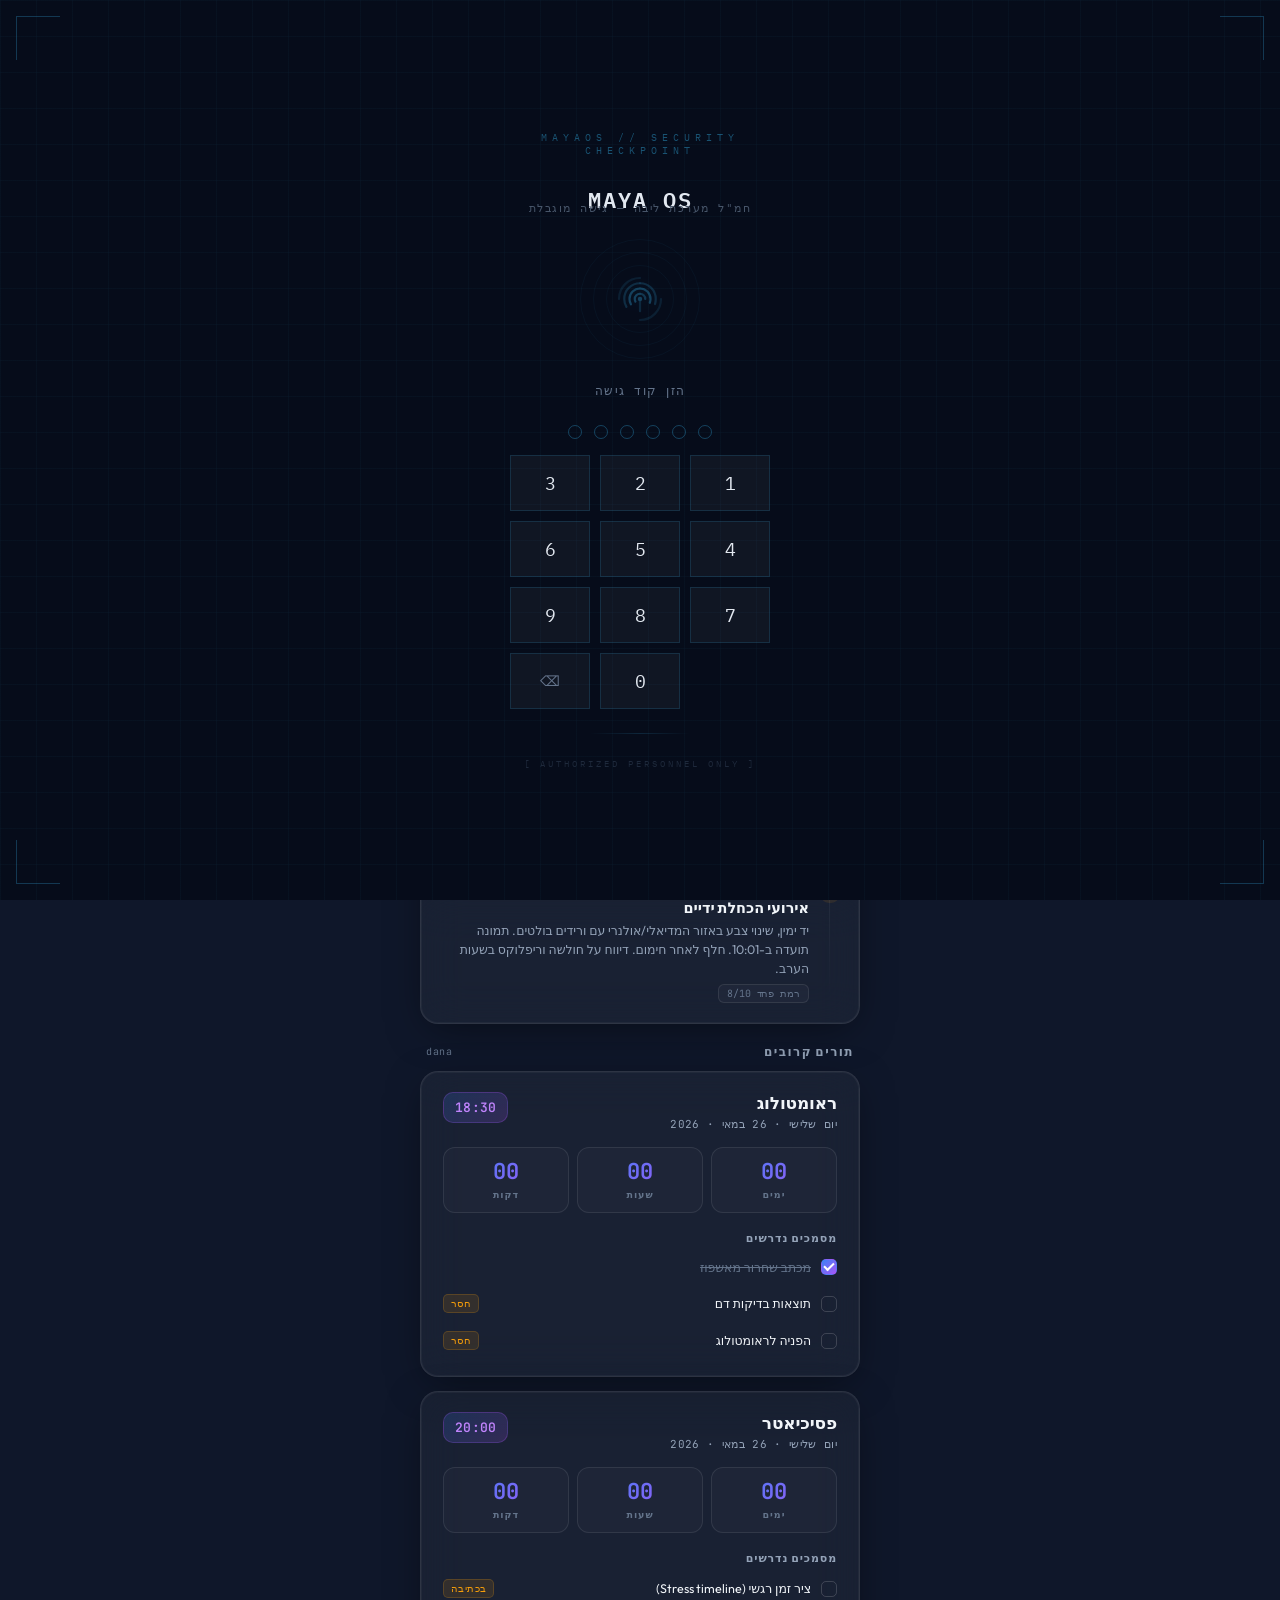
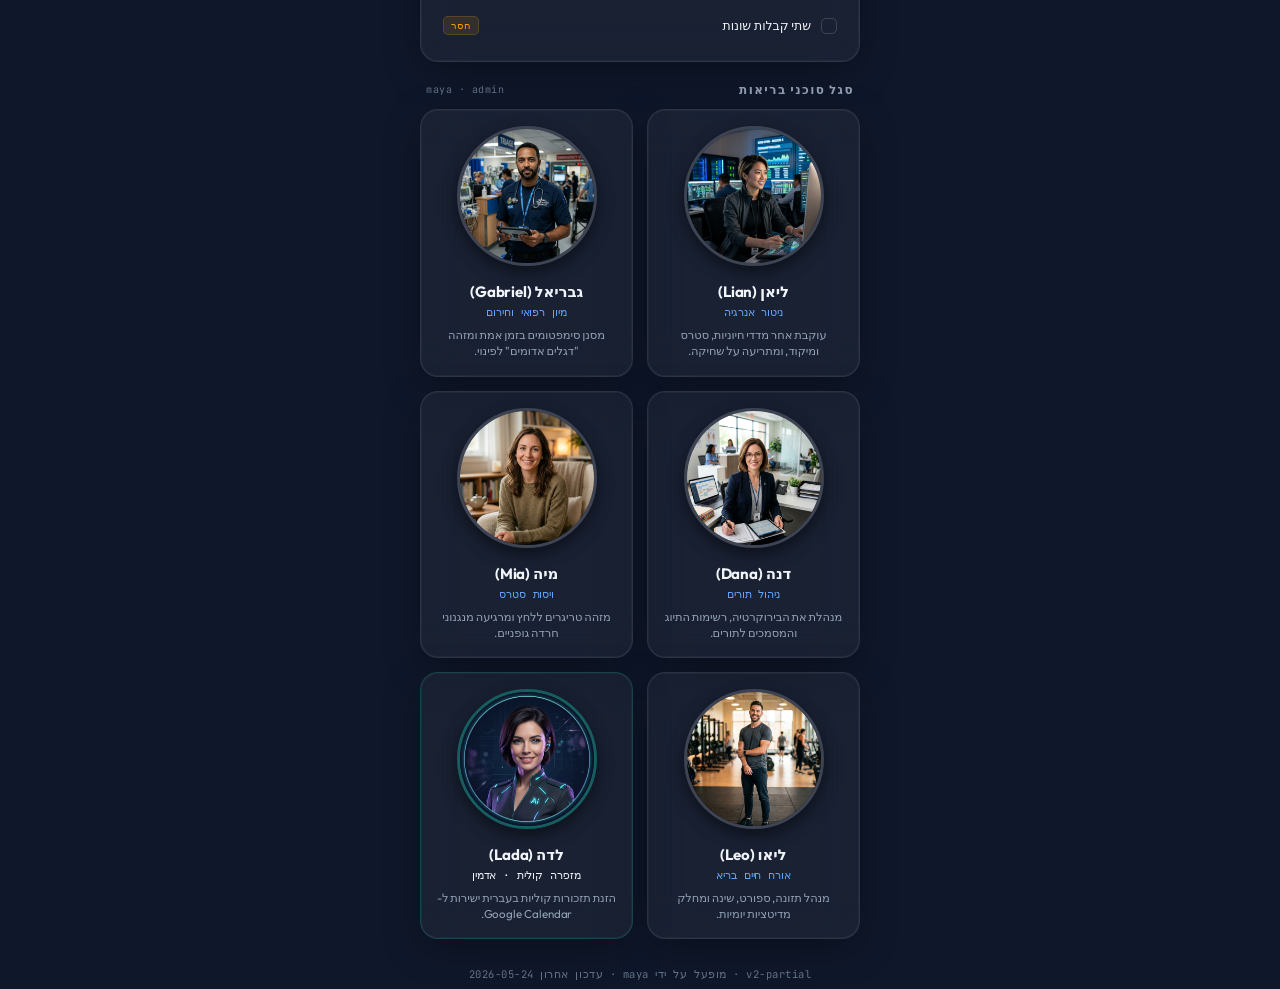
<file: ui/index.html>
<!DOCTYPE html>
<html lang="he" dir="rtl">
<head>
  <meta charset="UTF-8" />
  <meta name="viewport" content="width=device-width, initial-scale=1.0, viewport-fit=cover" />
  <meta name="theme-color" content="#0f172a" />
  <title>MayaOS · מחלקת בריאות</title>
  <link rel="preconnect" href="https://fonts.googleapis.com" />
  <link rel="preconnect" href="https://fonts.gstatic.com" crossorigin />
  <link href="https://fonts.googleapis.com/css2?family=Outfit:wght@300;400;500;600;700;800&family=JetBrains+Mono:wght@400;600&display=swap" rel="stylesheet" />
  <style>
    :root {
      --bg-0: #0f172a;
      --bg-1: #111c33;
      --bg-2: #1a2542;
      --panel: rgba(255, 255, 255, 0.045);
      --panel-strong: rgba(255, 255, 255, 0.075);
      --border: rgba(255, 255, 255, 0.09);
      --border-strong: rgba(255, 255, 255, 0.16);
      --text: #f1f5f9;
      --text-muted: #94a3b8;
      --text-dim: #64748b;
      --blue: #60a5fa;
      --blue-strong: #3b82f6;
      --purple: #c084fc;
      --purple-strong: #a855f7;
      --success: #10b981;
      --success-soft: rgba(16, 185, 129, 0.15);
      --warning: #f59e0b;
      --warning-soft: rgba(245, 158, 11, 0.12);
      --danger: #ef4444;
      --danger-soft: rgba(239, 68, 68, 0.12);
      --grad-primary: linear-gradient(135deg, #3b82f6 0%, #a855f7 100%);
      --grad-soft: linear-gradient(135deg, rgba(59, 130, 246, 0.18) 0%, rgba(168, 85, 247, 0.18) 100%);
      --shadow-card: 0 10px 40px -10px rgba(0, 0, 0, 0.5), 0 0 0 1px rgba(255, 255, 255, 0.04) inset;
      --radius: 18px;
      --radius-sm: 12px;
    }

    * { box-sizing: border-box; margin: 0; padding: 0; }

    html, body {
      height: 100%;
      font-family: 'Outfit', system-ui, -apple-system, BlinkMacSystemFont, sans-serif;
      color: var(--text);
      background: var(--bg-0);
      -webkit-font-smoothing: antialiased;
      -moz-osx-font-smoothing: grayscale;
      letter-spacing: -0.005em;
    }

    body {
      background:
        radial-gradient(ellipse 80% 50% at 80% -10%, rgba(59, 130, 246, 0.18), transparent 70%),
        radial-gradient(ellipse 60% 40% at 10% 20%, rgba(168, 85, 247, 0.14), transparent 70%),
        radial-gradient(ellipse 50% 60% at 50% 100%, rgba(59, 130, 246, 0.08), transparent 70%),
        var(--bg-0);
      min-height: 100vh;
      padding: 24px 16px 48px;
    }

    .app {
      max-width: 440px;
      margin: 0 auto;
      display: flex;
      flex-direction: column;
      gap: 20px;
    }

    /* ─── HEADER ─── */
    .header {
      padding: 24px 22px;
      border-radius: var(--radius);
      background: var(--panel);
      backdrop-filter: blur(20px);
      -webkit-backdrop-filter: blur(20px);
      border: 1px solid var(--border);
      box-shadow: var(--shadow-card);
      position: relative;
      overflow: hidden;
    }

    .header::before {
      content: '';
      position: absolute;
      top: -50%;
      left: -20%;
      width: 200px;
      height: 200px;
      background: radial-gradient(circle, rgba(168, 85, 247, 0.2), transparent 60%);
      pointer-events: none;
    }

    .brand {
      display: flex;
      align-items: baseline;
      gap: 8px;
      margin-bottom: 4px;
    }

    .brand-name {
      font-size: 26px;
      font-weight: 800;
      letter-spacing: -0.02em;
      background: var(--grad-primary);
      -webkit-background-clip: text;
      -webkit-text-fill-color: transparent;
      background-clip: text;
    }

    .brand-divider {
      color: var(--text-dim);
      font-weight: 300;
      font-size: 22px;
    }

    .brand-division {
      color: var(--text-muted);
      font-size: 15px;
      font-weight: 500;
      letter-spacing: 0.01em;
    }

    .executive {
      display: flex;
      align-items: center;
      gap: 10px;
      margin-top: 18px;
      padding-top: 16px;
      border-top: 1px solid var(--border);
    }

    .executive-avatar {
      width: 36px;
      height: 36px;
      border-radius: 50%;
      background: var(--grad-primary);
      display: flex;
      align-items: center;
      justify-content: center;
      font-weight: 700;
      font-size: 13px;
      color: white;
      letter-spacing: 0.02em;
    }

    .executive-meta { flex: 1; }
    .executive-name { font-size: 14px; font-weight: 600; }
    .executive-role { font-size: 11px; color: var(--text-muted); margin-top: 1px; }

    .mode-tag {
      display: inline-block;
      margin-top: 14px;
      padding: 4px 10px;
      font-family: 'JetBrains Mono', monospace;
      font-size: 11px;
      font-weight: 500;
      color: var(--blue);
      background: rgba(59, 130, 246, 0.1);
      border: 1px solid rgba(59, 130, 246, 0.25);
      border-radius: 999px;
      letter-spacing: 0.02em;
    }

    .status-pill {
      display: flex;
      align-items: center;
      gap: 10px;
      margin-top: 14px;
      padding: 12px 14px;
      background: var(--success-soft);
      border: 1px solid rgba(16, 185, 129, 0.3);
      border-radius: var(--radius-sm);
    }

    .status-dot {
      width: 10px;
      height: 10px;
      border-radius: 50%;
      background: var(--success);
      position: relative;
      flex-shrink: 0;
    }

    .status-dot::after {
      content: '';
      position: absolute;
      top: -3px; left: -3px; right: -3px; bottom: -3px;
      border-radius: 50%;
      background: var(--success);
      opacity: 0.5;
      animation: pulse 2.4s ease-in-out infinite;
    }

    @keyframes pulse {
      0%, 100% { transform: scale(1); opacity: 0.5; }
      50%      { transform: scale(2.2); opacity: 0; }
    }

    .status-text {
      font-size: 13.5px;
      font-weight: 500;
      color: #6ee7b7;
      letter-spacing: 0.005em;
    }

    /* ─── SECTION ─── */
    .section { display: flex; flex-direction: column; gap: 12px; }

    .section-head {
      display: flex;
      align-items: center;
      justify-content: space-between;
      padding: 0 6px;
    }

    .section-title {
      font-size: 12px;
      font-weight: 600;
      color: var(--text-muted);
      text-transform: uppercase;
      letter-spacing: 0.12em;
    }

    .section-agent {
      font-family: 'JetBrains Mono', monospace;
      font-size: 10px;
      color: var(--text-dim);
      letter-spacing: 0.05em;
    }

    /* ─── TIMELINE ─── */
    .timeline {
      padding: 20px 22px;
      background: var(--panel);
      backdrop-filter: blur(20px);
      -webkit-backdrop-filter: blur(20px);
      border: 1px solid var(--border);
      border-radius: var(--radius);
      box-shadow: var(--shadow-card);
      position: relative;
    }

    .timeline-list {
      list-style: none;
      position: relative;
    }

    .timeline-list::before {
      content: '';
      position: absolute;
      right: 7px;
      top: 6px;
      bottom: 6px;
      width: 1px;
      background: linear-gradient(to bottom, var(--border-strong), var(--border) 30%, var(--border) 70%, transparent);
    }

    .timeline-item {
      position: relative;
      padding-right: 28px;
      padding-bottom: 18px;
      cursor: default;
      transition: transform 0.2s ease;
    }

    .timeline-item:last-child { padding-bottom: 0; }

    .timeline-item:hover { transform: translateX(-2px); }

    .timeline-marker {
      position: absolute;
      right: 0;
      top: 4px;
      width: 14px;
      height: 14px;
      border-radius: 50%;
      background: var(--bg-2);
      border: 2px solid var(--blue);
      box-shadow: 0 0 0 4px rgba(59, 130, 246, 0.08);
    }

    .timeline-item.severity-high .timeline-marker {
      border-color: var(--danger);
      box-shadow: 0 0 0 4px rgba(239, 68, 68, 0.1);
    }

    .timeline-item.severity-warn .timeline-marker {
      border-color: var(--warning);
      box-shadow: 0 0 0 4px rgba(245, 158, 11, 0.1);
    }

    .timeline-item.severity-info .timeline-marker {
      border-color: var(--purple);
      box-shadow: 0 0 0 4px rgba(168, 85, 247, 0.1);
    }

    .timeline-date {
      font-family: 'JetBrains Mono', monospace;
      font-size: 10.5px;
      color: var(--text-dim);
      letter-spacing: 0.05em;
      text-transform: uppercase;
      margin-bottom: 3px;
    }

    .timeline-title {
      font-size: 14.5px;
      font-weight: 600;
      color: var(--text);
      margin-bottom: 4px;
      letter-spacing: -0.005em;
    }

    .timeline-desc {
      font-size: 12.5px;
      color: var(--text-muted);
      line-height: 1.5;
    }

    .timeline-meta {
      display: inline-flex;
      align-items: center;
      gap: 4px;
      margin-top: 6px;
      font-family: 'JetBrains Mono', monospace;
      font-size: 10px;
      color: var(--text-dim);
      padding: 2px 8px;
      border-radius: 6px;
      background: rgba(255, 255, 255, 0.03);
      border: 1px solid var(--border);
    }

    /* ─── APPOINTMENT CARDS ─── */
    .appointments { display: flex; flex-direction: column; gap: 14px; }

    .appt {
      padding: 20px 22px;
      background: var(--panel);
      backdrop-filter: blur(20px);
      -webkit-backdrop-filter: blur(20px);
      border: 1px solid var(--border);
      border-radius: var(--radius);
      box-shadow: var(--shadow-card);
      position: relative;
      overflow: hidden;
      transition: transform 0.3s ease, border-color 0.3s ease;
    }

    .appt::before {
      content: '';
      position: absolute;
      inset: 0;
      padding: 1px;
      border-radius: var(--radius);
      background: var(--grad-primary);
      -webkit-mask: linear-gradient(#fff 0 0) content-box, linear-gradient(#fff 0 0);
      -webkit-mask-composite: xor;
      mask-composite: exclude;
      opacity: 0;
      transition: opacity 0.3s ease;
      pointer-events: none;
    }

    .appt:hover { transform: translateY(-2px); }
    .appt:hover::before { opacity: 1; }

    .appt-header {
      display: flex;
      justify-content: space-between;
      align-items: flex-start;
      gap: 14px;
      margin-bottom: 16px;
    }

    .appt-title {
      font-size: 17px;
      font-weight: 700;
      letter-spacing: -0.01em;
    }

    .appt-when {
      font-family: 'JetBrains Mono', monospace;
      font-size: 11px;
      color: var(--text-muted);
      margin-top: 4px;
      letter-spacing: 0.03em;
    }

    .appt-time-badge {
      padding: 6px 11px;
      border-radius: 10px;
      background: var(--grad-soft);
      border: 1px solid rgba(168, 85, 247, 0.25);
      font-family: 'JetBrains Mono', monospace;
      font-size: 13px;
      font-weight: 600;
      color: var(--purple);
      flex-shrink: 0;
      letter-spacing: 0.02em;
    }

    .countdown {
      display: flex;
      gap: 8px;
      margin-bottom: 18px;
    }

    .countdown-cell {
      flex: 1;
      padding: 12px 8px;
      background: rgba(255, 255, 255, 0.025);
      border: 1px solid var(--border);
      border-radius: var(--radius-sm);
      text-align: center;
      transition: background 0.2s ease;
    }

    .countdown-cell:hover { background: rgba(255, 255, 255, 0.045); }

    .countdown-value {
      font-family: 'JetBrains Mono', monospace;
      font-size: 22px;
      font-weight: 700;
      background: var(--grad-primary);
      -webkit-background-clip: text;
      -webkit-text-fill-color: transparent;
      background-clip: text;
      letter-spacing: -0.01em;
      line-height: 1.1;
    }

    .countdown-label {
      margin-top: 4px;
      font-size: 9.5px;
      color: var(--text-dim);
      text-transform: uppercase;
      letter-spacing: 0.1em;
      font-weight: 600;
    }

    .appt-docs-label {
      font-size: 11px;
      font-weight: 600;
      color: var(--text-muted);
      text-transform: uppercase;
      letter-spacing: 0.08em;
      margin-bottom: 8px;
    }

    .appt-docs {
      list-style: none;
      display: flex;
      flex-direction: column;
      gap: 6px;
    }

    .appt-docs li {
      display: flex;
      align-items: center;
      gap: 10px;
      font-size: 12.5px;
      color: var(--text);
      padding: 6px 0;
    }

    .doc-check {
      width: 16px;
      height: 16px;
      border-radius: 5px;
      border: 1.5px solid var(--border-strong);
      flex-shrink: 0;
      display: flex;
      align-items: center;
      justify-content: center;
      transition: border-color 0.2s ease, background 0.2s ease;
    }

    .appt-docs li.done .doc-check {
      background: var(--grad-primary);
      border-color: transparent;
    }

    .appt-docs li.done .doc-check::after {
      content: '';
      width: 8px;
      height: 4px;
      border-left: 2px solid white;
      border-bottom: 2px solid white;
      transform: rotate(-45deg) translate(1px, -1px);
    }

    .appt-docs li.done .doc-text {
      color: var(--text-dim);
      text-decoration: line-through;
      text-decoration-color: var(--text-dim);
    }

    .doc-text { line-height: 1.4; }

    .doc-pending-label {
      font-family: 'JetBrains Mono', monospace;
      font-size: 9.5px;
      color: var(--warning);
      margin-right: auto;
      padding: 2px 7px;
      border-radius: 5px;
      background: var(--warning-soft);
      border: 1px solid rgba(245, 158, 11, 0.2);
      letter-spacing: 0.04em;
    }

    /* ─── AGENT ROSTER ─── */
    .roster { display: grid; grid-template-columns: 1fr 1fr; gap: 14px; }
    
    .agent-card {
      background: var(--panel);
      backdrop-filter: blur(20px);
      -webkit-backdrop-filter: blur(20px);
      border: 1px solid var(--border);
      border-radius: var(--radius);
      padding: 16px;
      display: flex;
      flex-direction: column;
      align-items: center;
      text-align: center;
      transition: transform 0.2s ease;
      box-shadow: var(--shadow-card);
    }
    
    .agent-card:hover { transform: translateY(-3px); }
    
    .agent-img {
      width: 140px;
      height: 140px;
      border-radius: 50%;
      border: 3px solid var(--border-strong);
      margin-bottom: 16px;
      object-fit: cover;
      box-shadow: 0 6px 16px rgba(0,0,0,0.5);
    }
    
    .agent-name {
      font-size: 15px;
      font-weight: 700;
      color: var(--text);
      letter-spacing: -0.01em;
    }
    
    .agent-role {
      font-size: 11px;
      font-family: 'JetBrains Mono', monospace;
      color: var(--blue);
      margin-top: 4px;
      margin-bottom: 8px;
    }
    
    .agent-desc {
      font-size: 11.5px;
      color: var(--text-muted);
      line-height: 1.4;
    }

    .footer-note {
      text-align: center;
      font-size: 10.5px;
      color: var(--text-dim);
      padding: 8px;
      font-family: 'JetBrains Mono', monospace;
      letter-spacing: 0.05em;
    }
  </style>

  <!-- PWA Meta Tags -->
  <meta name="mobile-web-app-capable" content="yes">
  <meta name="apple-mobile-web-app-capable" content="yes">
  <meta name="apple-mobile-web-app-status-bar-style" content="black-translucent">
  <meta name="apple-mobile-web-app-title" content="MayaOS">
  <meta name="theme-color" content="#0a0f1e">
  <meta name="msapplication-navbutton-color" content="#0a0f1e">
  <!-- PWA Manifest -->
  <link rel="manifest" href="/manifest.json">
  <!-- Apple Touch Icon -->
  <link rel="apple-touch-icon" href="/icon-192.png">
  <link rel="apple-touch-icon" sizes="512x512" href="/icon-512.png">
  <!-- Favicon -->
  <link rel="icon" type="image/png" sizes="192x192" href="/icon-192.png">
  <!-- Service Worker -->
  <script>
  if ('serviceWorker' in navigator) {
    window.addEventListener('load', () => {
      navigator.serviceWorker.register('/sw.js').catch(e => console.warn('SW:', e));
    });
  }
  </script>
</head>
<body>
  <div class="app">

    <!-- ─── HEADER ─── -->
    <a href="maya.html" style="display: inline-flex; align-items: center; gap: 8px; color: var(--blue); text-decoration: none; font-size: 14px; font-weight: 600; margin-bottom: 16px; background: rgba(59, 130, 246, 0.1); padding: 8px 16px; border-radius: 12px; border: 1px solid rgba(59, 130, 246, 0.2); transition: all 0.2s ease;">
      <svg width="16" height="16" viewBox="0 0 24 24" fill="none" stroke="currentColor" stroke-width="2" stroke-linecap="round" stroke-linejoin="round"><path d="m15 18-6-6 6-6"/></svg>
      חזור ללוח הבקרה של מאיה (Global View)
    </a>

    <header class="header">
      <div class="brand">
        <span class="brand-name">MayaOS</span>
        <span class="brand-divider">|</span>
        <span class="brand-division">מחלקת בריאות</span>
      </div>
      <span class="mode-tag">post_hospitalization_recovery</span>

      <div class="executive">
        <img src="assets/agent_dr_liam.png" alt="Dr. Liam" style="width: 36px; height: 36px; border-radius: 50%; object-fit: cover; border: 1px solid var(--border-strong);">
        <div class="executive-meta">
          <div class="executive-name">ד"ר ליאם</div>
          <div class="executive-role">מנהל בריאות · Tier 1</div>
        </div>
      </div>

      <div class="status-pill">
        <div class="status-dot"></div>
        <div class="status-text">מערכת יציבה · אין דגלים אדומים אקטיביים</div>
      </div>
    </header>

    <!-- ─── TIMELINE ─── -->
    <section class="section">
      <div class="section-head">
        <div class="section-title">ציר זמן רפואי ונתונים (Medical Timeline & Labs)</div>
        <div class="section-agent">gabriel · mia</div>
      </div>

      <div class="timeline">
        <ol class="timeline-list">
          <li class="timeline-item" style="border-left-color: var(--success);">
            <div class="timeline-marker" style="background: var(--success); border-color: rgba(16,185,129,0.3)"></div>
            <div class="timeline-date" style="color: var(--success)">28 באפריל 2026</div>
            <div class="timeline-title">פאנל בדיקות דם מקיף</div>
            <div class="timeline-desc">ANA שלילי, מדדי דלקת (CRP/ESR) תקינים, ספירה וכימיה פיקס. נשללו גורמים אוטואימוניים רבים.</div>
            <div class="timeline-meta" style="color: var(--success)">מנותח ומוכן לראומטולוג</div>
          </li>

          <li class="timeline-item severity-high">
            <div class="timeline-marker"></div>
            <div class="timeline-date">14 במאי · חמישי</div>
            <div class="timeline-title">אירוע אקוטי בגסטרו</div>
            <div class="timeline-desc">הקאות (~10 פעמים), רעידות, הזעה, חולשה קיצונית. תחילת נימול ביד שמאל.</div>
            <div class="timeline-meta">2 דגלים אדומים בזמן אמת</div>
          </li>

          <li class="timeline-item severity-warn">
            <div class="timeline-marker"></div>
            <div class="timeline-date">15-16 במאי · שישי-שבת</div>
            <div class="timeline-title">אשפוז · מרכז רפואי מאיר</div>
            <div class="timeline-desc">אובחן כגסטרואנטריטיס חדה. אירוע לבבי נשלל (טרופונין שלילי). שוחרר עם פרמין 10 מ"ג לפי הצורך.</div>
            <div class="timeline-meta">המתנה למבחן מאמץ כמעקב</div>
          </li>

          <li class="timeline-item severity-info">
            <div class="timeline-marker"></div>
            <div class="timeline-date">19 במאי · שלישי</div>
            <div class="timeline-title">לחצים משפטיים (תשלום לעו"ד)</div>
            <div class="timeline-desc">גורם לחץ אקטיבי. יוצב דרך תגובה מקורקעת. בפיקוח אמיר (משפטים).</div>
            <div class="timeline-meta">רמת סטרס 5/10</div>
          </li>

          <li class="timeline-item severity-warn">
            <div class="timeline-marker"></div>
            <div class="timeline-date">20 במאי · רביעי</div>
            <div class="timeline-title">אירועי הכחלת ידיים</div>
            <div class="timeline-desc">יד ימין, שינוי צבע באזור המדיאלי/אולנרי עם ורידים בולטים. תמונה תועדה ב-10:01. חלף לאחר חימום. דיווח על חולשה וריפלוקס בשעות הערב.</div>
            <div class="timeline-meta">רמת פחד 8/10</div>
          </li>
        </ol>
      </div>
    </section>

    <!-- ─── APPOINTMENTS ─── -->
    <section class="section">
      <div class="section-head">
        <div class="section-title">תורים קרובים</div>
        <div class="section-agent">dana</div>
      </div>

      <div class="appointments">

        <article class="appt" data-appt-time="2026-05-26T18:30:00+03:00">
          <div class="appt-header">
            <div>
              <div class="appt-title">ראומטולוג</div>
              <div class="appt-when">יום שלישי · 26 במאי · 2026</div>
            </div>
            <div class="appt-time-badge">18:30</div>
          </div>

          <div class="countdown" data-countdown>
            <div class="countdown-cell"><div class="countdown-value" data-d>—</div><div class="countdown-label">ימים</div></div>
            <div class="countdown-cell"><div class="countdown-value" data-h>—</div><div class="countdown-label">שעות</div></div>
            <div class="countdown-cell"><div class="countdown-value" data-m>—</div><div class="countdown-label">דקות</div></div>
          </div>

          <div class="appt-docs-label">מסמכים נדרשים</div>
          <ul class="appt-docs">
            <li class="done"><span class="doc-check"></span><span class="doc-text">מכתב שחרור מאשפוז</span></li>
            <li><span class="doc-check"></span><span class="doc-text">תוצאות בדיקות דם</span><span class="doc-pending-label">חסר</span></li>
            <li><span class="doc-check"></span><span class="doc-text">הפניה לראומטולוג</span><span class="doc-pending-label">חסר</span></li>
          </ul>
        </article>

        <article class="appt" data-appt-time="2026-05-26T20:00:00+03:00">
          <div class="appt-header">
            <div>
              <div class="appt-title">פסיכיאטר</div>
              <div class="appt-when">יום שלישי · 26 במאי · 2026</div>
            </div>
            <div class="appt-time-badge">20:00</div>
          </div>

          <div class="countdown" data-countdown>
            <div class="countdown-cell"><div class="countdown-value" data-d>—</div><div class="countdown-label">ימים</div></div>
            <div class="countdown-cell"><div class="countdown-value" data-h>—</div><div class="countdown-label">שעות</div></div>
            <div class="countdown-cell"><div class="countdown-value" data-m>—</div><div class="countdown-label">דקות</div></div>
          </div>

          <div class="appt-docs-label">מסמכים נדרשים</div>
          <ul class="appt-docs">
            <li><span class="doc-check"></span><span class="doc-text">ציר זמן רגשי (Stress timeline)</span><span class="doc-pending-label">בכתיבה</span></li>
            <li><span class="doc-check"></span><span class="doc-text">שתי קבלות שונות</span><span class="doc-pending-label">חסר</span></li>
          </ul>
        </article>

      </div>
    </section>

    <!-- ─── AGENT ROSTER ─── -->
    <section class="section">
      <div class="section-head">
        <div class="section-title">סגל סוכני בריאות</div>
        <div class="section-agent">maya · admin</div>
      </div>

      <div class="roster">
        <!-- Lian -->
        <div class="agent-card" onclick="window.location.href='lian.html'" style="cursor: pointer;">
          <img class="agent-img" src="assets/agent_lian.png" alt="Lian Avatar" />
          <div class="agent-name">ליאן (Lian)</div>
          <div class="agent-role">ניטור אנרגיה</div>
          <div class="agent-desc">עוקבת אחר מדדי חיוניות, סטרס ומיקוד, ומתריעה על שחיקה.</div>
        </div>

        <!-- Gabriel -->
        <div class="agent-card" onclick="window.location.href='gabriel.html'" style="cursor: pointer;">
          <img class="agent-img" src="assets/agent_gabriel.png" alt="Gabriel Avatar" />
          <div class="agent-name">גבריאל (Gabriel)</div>
          <div class="agent-role">מיון רפואי וחירום</div>
          <div class="agent-desc">מסנן סימפטומים בזמן אמת ומזהה "דגלים אדומים" לפינוי.</div>
        </div>

        <!-- Dana -->
        <div class="agent-card" onclick="window.location.href='dana.html'" style="cursor: pointer;">
          <img class="agent-img" src="assets/agent_dana.png" alt="Dana Avatar" />
          <div class="agent-name">דנה (Dana)</div>
          <div class="agent-role">ניהול תורים</div>
          <div class="agent-desc">מנהלת את הבירוקרטיה, רשימות התיוג והמסמכים לתורים.</div>
        </div>

        <!-- Mia -->
        <div class="agent-card" onclick="window.location.href='mia.html'" style="cursor: pointer;">
          <img class="agent-img" src="assets/agent_mia.png" alt="Mia Avatar" />
          <div class="agent-name">מיה (Mia)</div>
          <div class="agent-role">ויסות סטרס</div>
          <div class="agent-desc">מזהה טריגרים ללחץ ומרגיעה מנגנוני חרדה גופניים.</div>
        </div>
        
        <!-- Leo -->
        <div class="agent-card" onclick="window.location.href='leo.html'" style="cursor: pointer;">
          <img class="agent-img" src="assets/agent_leo.png" alt="Leo Avatar" />
          <div class="agent-name">ליאו (Leo)</div>
          <div class="agent-role">אורח חיים בריא</div>
          <div class="agent-desc">מנהל תזונה, ספורט, שינה ומחלק מדיטציות יומיות.</div>
        </div>

        <!-- Lada (Admin Secretary) -->
        <div class="agent-card" onclick="window.location.href='mazkirah.html'" style="cursor: pointer; border-color: rgba(20, 184, 166, 0.25);">
          <img class="agent-img" src="assets/agent_mazkirah.png" alt="Lada Avatar" style="border-color: rgba(20, 184, 166, 0.4);" />
          <div class="agent-name">לדה (Lada)</div>
          <div class="agent-role" style="color: var(--teal);">מזכירה קולית · אדמין</div>
          <div class="agent-desc">הזנת תזכורות קוליות בעברית ישירות ל-Google Calendar.</div>
        </div>
      </div>
    </section>

    <div class="footer-note">v2-partial · מופעל על ידי maya · עדכון אחרון 2026-05-24</div>


  </div>

  <script>
    function tickCountdown(card) {
      const target = new Date(card.dataset.apptTime).getTime();
      const now = Date.now();
      let diff = Math.max(0, target - now);

      const day = 24 * 60 * 60 * 1000;
      const hour = 60 * 60 * 1000;
      const minute = 60 * 1000;

      const d = Math.floor(diff / day); diff -= d * day;
      const h = Math.floor(diff / hour); diff -= h * hour;
      const m = Math.floor(diff / minute);

      const pad = n => String(n).padStart(2, '0');
      card.querySelector('[data-d]').textContent = pad(d);
      card.querySelector('[data-h]').textContent = pad(h);
      card.querySelector('[data-m]').textContent = pad(m);
    }

    function tickAll() {
      document.querySelectorAll('.appt').forEach(tickCountdown);
    }

    tickAll();
    setInterval(tickAll, 30 * 1000); // רענון כל 30 שניות
  </script>

<!-- MAYAOS BIOMETRIC GATE v2 + PWA — unified patch -->

<style>
@import url('https://fonts.googleapis.com/css2?family=IBM+Plex+Mono:wght@300;400;600&display=swap');

#maya-gate {
  position: fixed;
  top: 0; left: 0; right: 0; bottom: 0;
  height: 100%;
  min-height: -webkit-fill-available;
  z-index: 99999;
  background: #060c1a;
  display: flex;
  flex-direction: column;
  align-items: center;
  justify-content: center;
  font-family: 'IBM Plex Mono', 'Courier New', monospace;
  color: #94a3b8;
  overflow: hidden;
  -webkit-overflow-scrolling: touch;
  touch-action: manipulation;
  transition: opacity 0.5s ease;
}
#maya-gate.unlocked { opacity: 0; pointer-events: none; }

#maya-gate::before {
  content: '';
  position: absolute;
  inset: 0;
  background-image:
    linear-gradient(rgba(56,189,248,0.03) 1px, transparent 1px),
    linear-gradient(90deg, rgba(56,189,248,0.03) 1px, transparent 1px);
  background-size: 36px 36px;
}

.gc { position: absolute; width: 44px; height: 44px; border-color: rgba(56,189,248,0.25); border-style: solid; }
.gc.tl { top:16px; left:16px; border-width:1.5px 0 0 1.5px; }
.gc.tr { top:16px; right:16px; border-width:1.5px 1.5px 0 0; }
.gc.bl { bottom:16px; left:16px; border-width:0 0 1.5px 1.5px; }
.gc.br { bottom:16px; right:16px; border-width:0 1.5px 1.5px 0; }

.gate-wrap {
  position: relative;
  z-index: 1;
  display: flex;
  flex-direction: column;
  align-items: center;
  gap: 24px;
  text-align: center;
  padding: 32px 20px;
  width: 100%;
  max-width: 340px;
}

.g-logo { font-size: 10px; letter-spacing: 5px; color: rgba(56,189,248,0.4); text-transform: uppercase; }
.g-title { font-size: clamp(18px, 5vw, 22px); font-weight: 600; color: #e2e8f0; letter-spacing: 2px; }
.g-sub { font-size: 11px; color: #475569; letter-spacing: 1.5px; margin-top: -16px; }

.fp-wrap {
  position: relative;
  width: 120px; height: 120px;
  display: flex; align-items: center; justify-content: center;
  cursor: pointer;
  -webkit-tap-highlight-color: transparent;
}
.fp-ring {
  position: absolute; border-radius: 50%;
  border: 1px solid rgba(56,189,248,0.15);
  animation: gp 2.5s ease-out infinite;
}
.fp-ring:nth-child(1) { width:120px; height:120px; animation-delay:0s; }
.fp-ring:nth-child(2) { width:94px;  height:94px;  animation-delay:0.5s; }
.fp-ring:nth-child(3) { width:68px;  height:68px;  animation-delay:1s; }
@keyframes gp {
  0%   { opacity:0; transform:scale(0.85); }
  50%  { opacity:1; }
  100% { opacity:0; transform:scale(1.05); }
}
.fp-ico { position: relative; z-index: 1; width: 56px; height: 56px; transition: filter 0.3s; }
#maya-gate.idle    .fp-ico { filter: drop-shadow(0 0 6px rgba(56,189,248,0.2)); }
#maya-gate.scan    .fp-ico { filter: drop-shadow(0 0 14px rgba(56,189,248,0.8)); animation: fps 1s ease-in-out infinite alternate; }
#maya-gate.success .fp-ico { filter: drop-shadow(0 0 18px rgba(34,197,94,0.9)); }
#maya-gate.error   .fp-ico { filter: drop-shadow(0 0 14px rgba(239,68,68,0.8)); }
@keyframes fps { from{transform:scale(0.94);} to{transform:scale(1.06);} }

.g-status {
  font-size: 12px; letter-spacing: 1.5px; min-height: 18px;
  transition: color 0.3s; color: #64748b;
}
#maya-gate.scan    .g-status { color: #38bdf8; }
#maya-gate.success .g-status { color: #22c55e; }
#maya-gate.error   .g-status { color: #ef4444; }

.g-btn {
  width: 100%;
  background: transparent;
  border: 1px solid rgba(56,189,248,0.3);
  color: #38bdf8;
  font-family: 'IBM Plex Mono', 'Courier New', monospace;
  font-size: 12px; letter-spacing: 1.5px; text-transform: uppercase;
  padding: 14px 24px; cursor: pointer; transition: all 0.2s;
  -webkit-appearance: none; border-radius: 0; min-height: 48px;
}
.g-btn:hover, .g-btn:active { background: rgba(56,189,248,0.07); border-color: rgba(56,189,248,0.5); }
.g-btn:disabled { opacity: 0.4; cursor: not-allowed; }

#g-pin-area { display: none; flex-direction: column; align-items: center; gap: 12px; width: 100%; }
.g-pin-dots { display: flex; gap: 12px; justify-content: center; margin-bottom: 4px; }
.g-dot {
  width: 14px; height: 14px; border-radius: 50%;
  border: 1.5px solid rgba(56,189,248,0.3);
  background: transparent; transition: background 0.15s, border-color 0.15s;
}
.g-dot.filled { background: #38bdf8; border-color: #38bdf8; }
.g-numpad { display: grid; grid-template-columns: repeat(3, 1fr); gap: 10px; width: 100%; max-width: 260px; }
.g-key {
  background: rgba(255,255,255,0.04); border: 1px solid rgba(56,189,248,0.15);
  color: #e2e8f0; font-family: 'IBM Plex Mono', 'Courier New', monospace;
  font-size: 18px; font-weight: 400; padding: 0; height: 56px;
  cursor: pointer; -webkit-appearance: none; border-radius: 0;
  transition: background 0.1s; -webkit-tap-highlight-color: transparent;
}
.g-key:active { background: rgba(56,189,248,0.12); }
.g-key.del { font-size: 14px; color: #64748b; }
.g-key.ok  { font-size: 13px; color: #38bdf8; letter-spacing: 1px; border-color: rgba(56,189,248,0.3); }
.g-key.blank { opacity: 0; pointer-events: none; }

.g-reset {
  font-size: 10px; color: #1e293b; background: none; border: none;
  font-family: inherit; padding: 4px 8px; cursor: pointer; letter-spacing: 1px;
  transition: color 0.2s; -webkit-tap-highlight-color: transparent;
}
.g-reset:hover { color: #475569; }
.g-divider { width: 100px; height: 1px; background: linear-gradient(90deg, transparent, rgba(56,189,248,0.15), transparent); }
.g-meta { font-size: 9px; color: #1e293b; letter-spacing: 3px; }
</style>

<div id="maya-gate" class="idle">
  <div class="gc tl"></div><div class="gc tr"></div>
  <div class="gc bl"></div><div class="gc br"></div>

  <div class="gate-wrap">
    <div class="g-logo">MayaOS // Security Checkpoint</div>

    <div>
      <div class="g-title">MAYA OS</div>
      <div class="g-sub">חמ"ל מערכת ליבה — גישה מוגבלת</div>
    </div>

    <div class="fp-wrap" id="fpTap" onclick="mayaAuth()" title="הקש לאימות">
      <div class="fp-ring"></div>
      <div class="fp-ring"></div>
      <div class="fp-ring"></div>
      <div class="fp-ico">
        <svg viewBox="0 0 64 64" fill="none" xmlns="http://www.w3.org/2000/svg" width="56" height="56">
          <path d="M32 8C18.7 8 8 18.7 8 32" stroke="#38bdf8" stroke-width="2.5" stroke-linecap="round" opacity="0.35"/>
          <path d="M56 32C56 45.3 45.3 56 32 56" stroke="#38bdf8" stroke-width="2.5" stroke-linecap="round" opacity="0.35"/>
          <path d="M32 14C22 14 14 22 14 32c0 3.3.9 6.4 2.5 9" stroke="#38bdf8" stroke-width="2.5" stroke-linecap="round" opacity="0.6"/>
          <path d="M32 14c10 0 18 8 18 18 0 2-.3 4-.8 5.8" stroke="#38bdf8" stroke-width="2.5" stroke-linecap="round" opacity="0.6"/>
          <path d="M32 20c-6.6 0-12 5.4-12 12 0 2.2.6 4.3 1.6 6.1" stroke="#38bdf8" stroke-width="2.5" stroke-linecap="round"/>
          <path d="M32 20c6.6 0 12 5.4 12 12 0 1.5-.3 3-.8 4.3" stroke="#38bdf8" stroke-width="2.5" stroke-linecap="round"/>
          <path d="M32 26c-3.3 0-6 2.7-6 6 0 1.1.3 2.1.8 3" stroke="#38bdf8" stroke-width="2.5" stroke-linecap="round"/>
          <path d="M38 32c0-3.3-2.7-6-6-6" stroke="#38bdf8" stroke-width="2.5" stroke-linecap="round" opacity="0.8"/>
          <circle cx="32" cy="32" r="2.5" fill="#38bdf8"/>
          <path d="M32 34v12" stroke="#38bdf8" stroke-width="2.5" stroke-linecap="round" opacity="0.5"/>
        </svg>
      </div>
    </div>

    <div class="g-status" id="gStat">הקש לאימות</div>

    <button class="g-btn" id="gBioBtn" onclick="mayaAuth()">
      ☝ אמת זהות ביומטרית
    </button>

    <div id="g-pin-area">
      <div class="g-pin-dots">
        <div class="g-dot" id="d0"></div>
        <div class="g-dot" id="d1"></div>
        <div class="g-dot" id="d2"></div>
        <div class="g-dot" id="d3"></div>
        <div class="g-dot" id="d4"></div>
        <div class="g-dot" id="d5"></div>
      </div>
      <div class="g-numpad" id="gNumpad"></div>
    </div>

    <button class="g-reset" id="gReset" onclick="mayaReset()" style="display:none">
      אפס רישום
    </button>

    <div class="g-divider"></div>
    <div class="g-meta">[ AUTHORIZED PERSONNEL ONLY ]</div>
  </div>
</div>

<script>
(function(){
  'use strict';

  const CRED_KEY = 'maya_cred_v2';
  const PIN_KEY  = 'maya_pin_v2';
  const SESS_KEY = 'maya_sess_v2';

  const gate    = document.getElementById('maya-gate');
  const stat    = document.getElementById('gStat');
  const bioBtn  = document.getElementById('gBioBtn');
  const pinArea = document.getElementById('g-pin-area');
  const resetB  = document.getElementById('gReset');

  if (sessionStorage.getItem(SESS_KEY)) { gate.remove(); return; }

  function setState(s, msg) { gate.className = s; stat.textContent = msg; }

  function unlock() {
    setState('success', '✓ גישה מאושרת');
    sessionStorage.setItem(SESS_KEY, '1');
    setTimeout(() => { gate.classList.add('unlocked'); setTimeout(() => gate.remove(), 600); }, 900);
  }

  function buf2b64(buf) { return btoa(String.fromCharCode(...new Uint8Array(buf))); }
  function b64toBuf(b64) { const bin = atob(b64); return new Uint8Array([...bin].map(c => c.charCodeAt(0))).buffer; }
  async function sha256(str) {
    const buf = await crypto.subtle.digest('SHA-256', new TextEncoder().encode(str));
    return Array.from(new Uint8Array(buf)).map(b=>b.toString(16).padStart(2,'0')).join('');
  }
  const isMobile = /iPhone|iPad|iPod|Android/i.test(navigator.userAgent);
  const rpId = window.location.hostname || 'mayaos.onrender.com';

  let pinBuffer = '';

  function buildNumpad() {
    const pad = document.getElementById('gNumpad');
    pad.innerHTML = '';
    const keys = ['1','2','3','4','5','6','7','8','9','','0','⌫'];
    keys.forEach(k => {
      const btn = document.createElement('button');
      btn.className = 'g-key' + (k==='' ? ' blank' : k==='⌫' ? ' del' : '');
      btn.textContent = k || '';
      btn.setAttribute('type','button');
      if (k !== '') {
        btn.ontouchstart = btn.onclick = (e) => {
          e.preventDefault();
          if (k === '⌫') { pinBuffer = pinBuffer.slice(0,-1); }
          else if (pinBuffer.length < 6) { pinBuffer += k; }
          updateDots();
          if (pinBuffer.length === 6) setTimeout(checkPIN, 150);
        };
      }
      pad.appendChild(btn);
    });
  }

  function updateDots() {
    for (let i = 0; i < 6; i++) {
      document.getElementById('d'+i).classList.toggle('filled', i < pinBuffer.length);
    }
  }

  async function checkPIN() {
    const hash = await sha256(pinBuffer);
    const stored = localStorage.getItem(PIN_KEY);
    if (!stored) { localStorage.setItem(PIN_KEY, hash); unlock(); }
    else if (stored === hash) { unlock(); }
    else {
      setState('error', '✗ קוד שגוי');
      pinBuffer = ''; updateDots();
      setTimeout(() => setState('idle', 'הזן קוד גישה'), 1200);
    }
  }

  function showPIN(msg) {
    setState('idle', msg || 'הזן קוד גישה');
    bioBtn.style.display = 'none';
    document.getElementById('fpTap').style.opacity = '0.3';
    document.getElementById('fpTap').style.pointerEvents = 'none';
    pinArea.style.display = 'flex';
    buildNumpad();
  }

  async function tryBiometric() {
    if (!window.PublicKeyCredential) return false;
    try { return await PublicKeyCredential.isUserVerifyingPlatformAuthenticatorAvailable(); }
    catch(e) { return false; }
  }

  window.mayaAuth = async function() {
    bioBtn.disabled = true;
    setState('scan', 'בודק חיישן...');
    const hasBio = await tryBiometric();
    if (!hasBio) { bioBtn.disabled = false; showPIN('ביומטריה לא זמינה — הזן קוד'); return; }
    const savedCred = localStorage.getItem(CRED_KEY);
    try {
      if (!savedCred) {
        setState('scan', 'רישום טביעת אצבע...');
        const cred = await navigator.credentials.create({ publicKey: {
          challenge: crypto.getRandomValues(new Uint8Array(32)),
          rp: { name: 'MayaOS', id: rpId },
          user: { id: crypto.getRandomValues(new Uint8Array(16)), name: 'maya-commander', displayName: 'MayaOS Commander' },
          pubKeyCredParams: [{ alg: -7, type: 'public-key' }, { alg: -257, type: 'public-key' }],
          authenticatorSelection: { authenticatorAttachment: 'platform', userVerification: 'required', residentKey: 'preferred' },
          timeout: 60000, attestation: 'none'
        }});
        localStorage.setItem(CRED_KEY, buf2b64(cred.rawId));
        resetB.style.display = 'block';
        unlock();
      } else {
        setState('scan', 'מאמת...');
        await navigator.credentials.get({ publicKey: {
          challenge: crypto.getRandomValues(new Uint8Array(32)),
          allowCredentials: [{ id: b64toBuf(savedCred), type: 'public-key', transports: ['internal'] }],
          userVerification: 'required', timeout: 60000
        }});
        resetB.style.display = 'block';
        unlock();
      }
    } catch(e) {
      bioBtn.disabled = false;
      if (e.name === 'NotAllowedError') { showPIN('השתמש בקוד גישה'); }
      else if (e.name === 'InvalidStateError') {
        setState('error', 'נסה שנית');
        setTimeout(() => { setState('idle','הקש לאימות'); bioBtn.disabled=false; }, 1500);
      } else { showPIN('שגיאה — הזן קוד גישה'); }
    }
    bioBtn.disabled = false;
  };

  window.mayaReset = function() {
    if (!confirm('למחוק רישום ולהתחיל מחדש?')) return;
    localStorage.removeItem(CRED_KEY); localStorage.removeItem(PIN_KEY);
    pinBuffer = ''; resetB.style.display = 'none';
    bioBtn.style.display = ''; pinArea.style.display = 'none';
    document.getElementById('fpTap').style.opacity = '';
    document.getElementById('fpTap').style.pointerEvents = '';
    setState('idle', 'הקש לאימות');
  };

  if (localStorage.getItem(CRED_KEY) || localStorage.getItem(PIN_KEY)) { resetB.style.display = 'block'; }

  tryBiometric().then(has => {
    if (!has) showPIN('הזן קוד גישה');
    else {
      stat.textContent = isMobile ? 'הקש לאימות ביומטרי' : 'הניח אצבע לאימות';
      bioBtn.textContent = isMobile ? '☝ Touch ID / Face ID' : '☝ אמת זהות ביומטרית';
    }
  });
})();
</script>

</body>

</html>
</file>
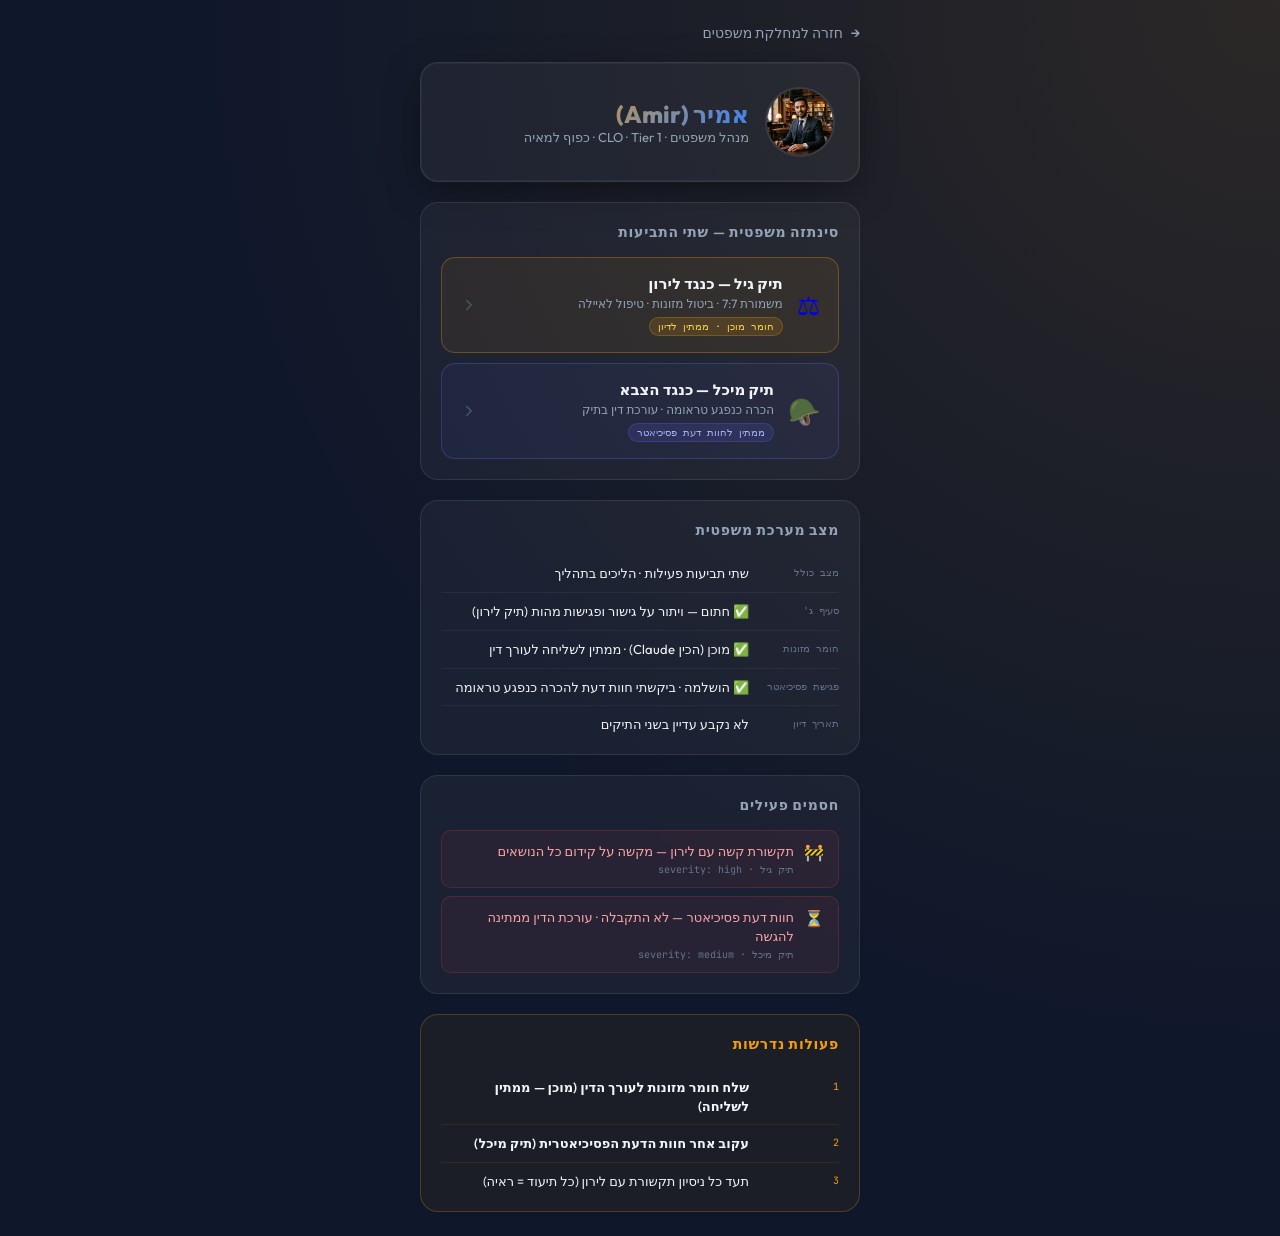
<file: ui/amir.html>
<!DOCTYPE html>
<html lang="he" dir="rtl">
<head>
  <meta charset="UTF-8" />
  <meta name="viewport" content="width=device-width, initial-scale=1.0, viewport-fit=cover" />
  <title>אמיר · מנהל משפטים</title>
  <link href="https://fonts.googleapis.com/css2?family=Outfit:wght@300;400;500;600;700;800&family=JetBrains+Mono:wght@400;600&display=swap" rel="stylesheet" />
  <link rel="stylesheet" href="shared-agent.css" />
  <style>
    :root { --grad-primary: linear-gradient(135deg, #f59e0b 0%, #3b82f6 100%); }
    body { background-image: radial-gradient(ellipse at top right, rgba(245,158,11,0.12), transparent 60%); }
    .agent-name { background: var(--grad-primary); -webkit-background-clip: text; color: transparent; }

    .case-btn {
      display: flex; align-items: center; gap: 14px;
      padding: 16px 18px; border-radius: 14px; cursor: pointer;
      border: 1px solid rgba(255,255,255,.1); background: rgba(255,255,255,.04);
      transition: all .2s; text-decoration: none; margin-bottom: 10px;
    }
    .case-btn:last-child { margin-bottom: 0; }
    .case-btn:hover { transform: translateY(-2px); }
    .case-btn.gold { border-color: rgba(245,158,11,.3); background: rgba(245,158,11,.07); }
    .case-btn.gold:hover { background: rgba(245,158,11,.12); }
    .case-btn.indigo { border-color: rgba(99,102,241,.3); background: rgba(99,102,241,.07); }
    .case-btn.indigo:hover { background: rgba(99,102,241,.12); }
    .case-icon { font-size: 26px; flex-shrink: 0; }
    .case-info { flex: 1; }
    .case-name { font-size: 15px; font-weight: 700; color: #f1f5f9; }
    .case-sub { font-size: 12px; color: #94a3b8; margin-top: 3px; }
    .case-stage { font-family: 'JetBrains Mono', monospace; font-size: 10px; margin-top: 6px; padding: 2px 8px; border-radius: 999px; display: inline-block; }
    .case-stage.active { background: rgba(245,158,11,.15); color: #fcd34d; border: 1px solid rgba(245,158,11,.25); }
    .case-stage.pending { background: rgba(99,102,241,.15); color: #a5b4fc; border: 1px solid rgba(99,102,241,.25); }
    .case-arrow { color: #475569; flex-shrink: 0; }

    .row { display: flex; align-items: flex-start; gap: 10px; padding: 9px 0; border-bottom: 1px solid rgba(255,255,255,.05); font-size: 13px; }
    .row:last-child { border-bottom: none; padding-bottom: 0; }
    .row-label { color: #64748b; font-family: 'JetBrains Mono', monospace; font-size: 10px; min-width: 80px; padding-top: 2px; flex-shrink: 0; }
    .row-val { color: #f1f5f9; flex: 1; line-height: 1.45; }

    .blocker { display: flex; gap: 10px; padding: 11px 14px; border-radius: 10px; background: rgba(239,68,68,.07); border: 1px solid rgba(239,68,68,.2); margin-bottom: 8px; font-size: 13px; }
    .blocker:last-child { margin-bottom: 0; }
    .blocker-text { color: #fca5a5; line-height: 1.4; }
    .blocker-meta { font-size: 10px; color: #64748b; font-family: 'JetBrains Mono', monospace; margin-top: 3px; }
  </style>
</head>
<body>
  <div class="app">
    <a href="legal.html" class="back-btn">חזרה למחלקת משפטים</a>

    <div class="header">
      <img src="assets/agent_amir.png" alt="Amir" class="agent-img"
           onerror="this.src='data:image/svg+xml,<svg xmlns=%22http://www.w3.org/2000/svg%22 width=%2270%22 height=%2270%22><rect width=%2270%22 height=%2270%22 rx=%2235%22 fill=%22%23f59e0b%22/><text x=%2235%22 y=%2244%22 text-anchor=%22middle%22 fill=%22white%22 font-size=%2226%22>א</text></svg>'">
      <div>
        <div class="agent-name">אמיר (Amir)</div>
        <div class="agent-role">מנהל משפטים · CLO · Tier 1 · כפוף למאיה</div>
      </div>
    </div>

    <!-- SYNTHESIS -->
    <div class="card">
      <div class="card-title">סינתזה משפטית — שתי התביעות</div>

      <a href="gil.html" class="case-btn gold">
        <span class="case-icon">⚖️</span>
        <div class="case-info">
          <div class="case-name">תיק גיל — כנגד לירון</div>
          <div class="case-sub">משמורת 7:7 · ביטול מזונות · טיפול לאיילה</div>
          <span class="case-stage active">חומר מוכן · ממתין לדיון</span>
        </div>
        <svg class="case-arrow" width="18" height="18" viewBox="0 0 24 24" fill="none" stroke="currentColor" stroke-width="2" stroke-linecap="round" stroke-linejoin="round"><path d="m9 18 6-6-6-6"/></svg>
      </a>

      <a href="michal.html" class="case-btn indigo">
        <span class="case-icon">🪖</span>
        <div class="case-info">
          <div class="case-name">תיק מיכל — כנגד הצבא</div>
          <div class="case-sub">הכרה כנפגע טראומה · עורכת דין בתיק</div>
          <span class="case-stage pending">ממתין לחוות דעת פסיכיאטר</span>
        </div>
        <svg class="case-arrow" width="18" height="18" viewBox="0 0 24 24" fill="none" stroke="currentColor" stroke-width="2" stroke-linecap="round" stroke-linejoin="round"><path d="m9 18 6-6-6-6"/></svg>
      </a>
    </div>

    <!-- SYSTEM STATUS -->
    <div class="card">
      <div class="card-title">מצב מערכת משפטית</div>
      <div class="row">
        <span class="row-label">מצב כולל</span>
        <span class="row-val">שתי תביעות פעילות · הליכים בתהליך</span>
      </div>
      <div class="row">
        <span class="row-label">סעיף ג'</span>
        <span class="row-val">✅ חתום — ויתור על גישור ופגישות מהות (תיק לירון)</span>
      </div>
      <div class="row">
        <span class="row-label">חומר מזונות</span>
        <span class="row-val">✅ מוכן (הכין Claude) · ממתין לשליחה לעורך דין</span>
      </div>
      <div class="row">
        <span class="row-label">פגישת פסיכיאטר</span>
        <span class="row-val">✅ הושלמה · ביקשתי חוות דעת להכרה כנפגע טראומה</span>
      </div>
      <div class="row">
        <span class="row-label">תאריך דיון</span>
        <span class="row-val">לא נקבע עדיין בשני התיקים</span>
      </div>
    </div>

    <!-- BLOCKERS -->
    <div class="card">
      <div class="card-title">חסמים פעילים</div>
      <div class="blocker">
        <span style="font-size:16px;flex-shrink:0;">🚧</span>
        <div>
          <div class="blocker-text">תקשורת קשה עם לירון — מקשה על קידום כל הנושאים</div>
          <div class="blocker-meta">תיק גיל · severity: high</div>
        </div>
      </div>
      <div class="blocker">
        <span style="font-size:16px;flex-shrink:0;">⏳</span>
        <div>
          <div class="blocker-text">חוות דעת פסיכיאטר — לא התקבלה · עורכת הדין ממתינה להגשה</div>
          <div class="blocker-meta">תיק מיכל · severity: medium</div>
        </div>
      </div>
    </div>

    <!-- NEXT ACTIONS -->
    <div class="card" style="border-color:rgba(245,158,11,.25);background:rgba(245,158,11,.05);">
      <div class="card-title" style="color:#f59e0b;">פעולות נדרשות</div>
      <div class="row" style="border-color:rgba(245,158,11,.1);">
        <span class="row-label" style="color:#f59e0b;">1</span>
        <span class="row-val" style="font-weight:600;">שלח חומר מזונות לעורך הדין (מוכן — ממתין לשליחה)</span>
      </div>
      <div class="row" style="border-color:rgba(245,158,11,.1);">
        <span class="row-label" style="color:#f59e0b;">2</span>
        <span class="row-val" style="font-weight:600;">עקוב אחר חוות הדעת הפסיכיאטרית (תיק מיכל)</span>
      </div>
      <div class="row">
        <span class="row-label" style="color:#f59e0b;">3</span>
        <span class="row-val">תעד כל ניסיון תקשורת עם לירון (כל תיעוד = ראיה)</span>
      </div>
    </div>

  </div>
</body>
</html>
</file>
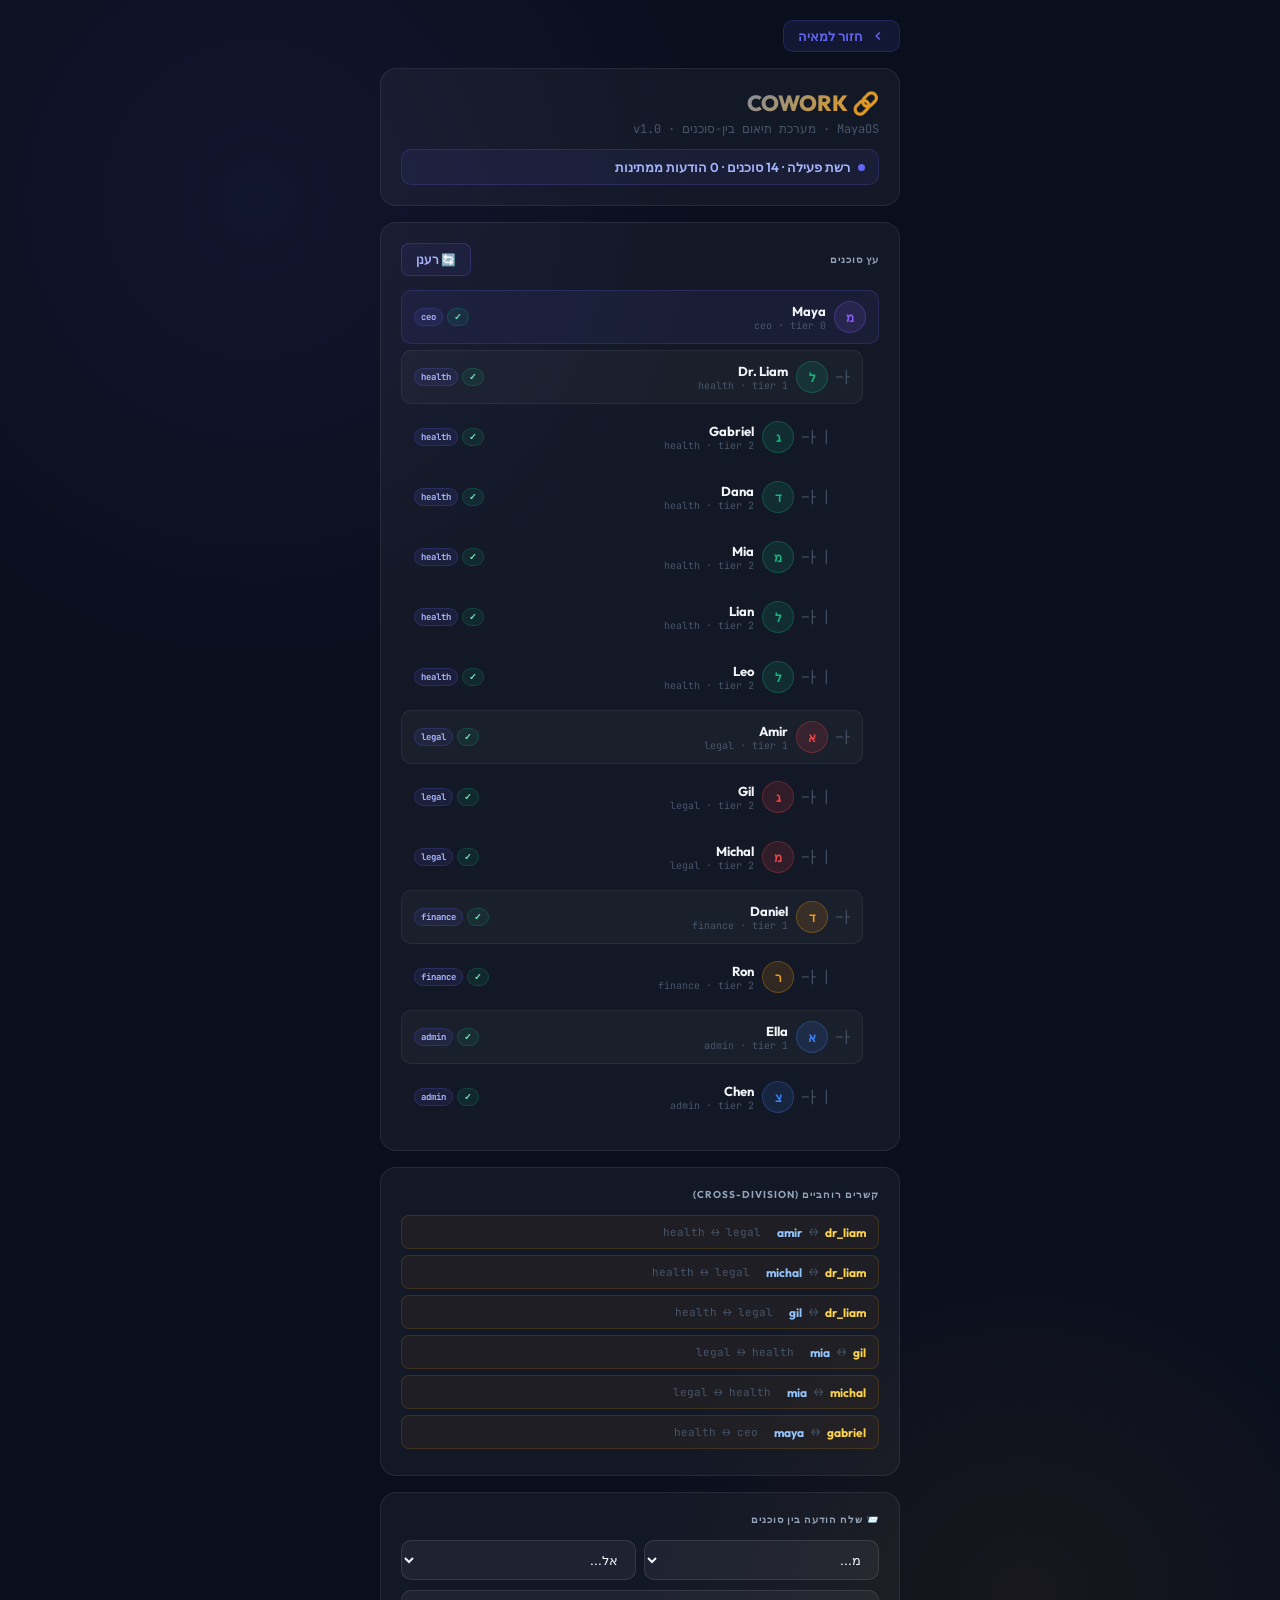
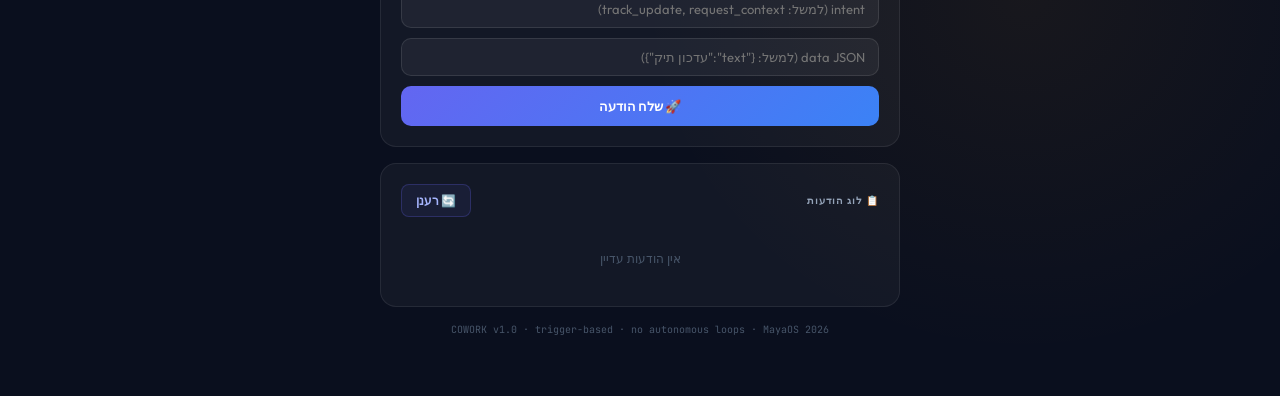
<file: ui/cowork.html>
<!DOCTYPE html>
<html lang="he" dir="rtl">
<head>
  <meta charset="UTF-8"/>
  <meta name="viewport" content="width=device-width,initial-scale=1.0,viewport-fit=cover"/>
  <title>MayaOS · COWORK · רשת סוכנים</title>
  <link href="https://fonts.googleapis.com/css2?family=Outfit:wght@300;400;500;600;700;800&family=JetBrains+Mono:wght@400;600&display=swap" rel="stylesheet"/>
  <style>
    :root {
      --bg: #0a0f1e;
      --panel: rgba(255,255,255,.04);
      --border: rgba(255,255,255,.08);
      --text: #f1f5f9; --muted: #94a3b8; --dim: #475569;
      --gold: #f59e0b; --red: #ef4444; --blue: #3b82f6;
      --green: #10b981; --purple: #8b5cf6; --indigo: #6366f1;
      --radius: 16px;
    }
    *, *::before, *::after { box-sizing:border-box; margin:0; padding:0; }
    html,body { font-family:'Outfit',sans-serif; color:var(--text); background:var(--bg); -webkit-font-smoothing:antialiased; }
    body {
      background:
        radial-gradient(ellipse 60% 40% at 20% 10%, rgba(99,102,241,.08), transparent 60%),
        radial-gradient(ellipse 50% 30% at 80% 80%, rgba(245,158,11,.06), transparent 60%),
        var(--bg);
      min-height:100vh; padding:20px 16px 60px;
    }
    .app { max-width:520px; margin:0 auto; display:flex; flex-direction:column; gap:16px; }

    .back { display:inline-flex; align-items:center; gap:8px; color:var(--indigo); text-decoration:none; font-size:13px; font-weight:600; background:rgba(99,102,241,.1); padding:7px 14px; border-radius:10px; border:1px solid rgba(99,102,241,.2); width:fit-content; transition:all .2s; }
    .back:hover { background:rgba(99,102,241,.18); }

    .card { padding:20px; border-radius:var(--radius); background:var(--panel); border:1px solid var(--border); }
    .card-title { font-size:10px; font-weight:700; color:var(--muted); text-transform:uppercase; letter-spacing:.1em; margin-bottom:14px; }

    /* HEADER */
    .hdr-title { font-size:22px; font-weight:800; background:linear-gradient(135deg,#6366f1,#3b82f6,#f59e0b); -webkit-background-clip:text; color:transparent; background-clip:text; }
    .hdr-sub { font-size:12px; color:var(--dim); margin-top:4px; font-family:'JetBrains Mono',monospace; }
    .network-status { display:flex; align-items:center; gap:8px; margin-top:12px; font-size:13px; font-weight:600; padding:9px 13px; border-radius:10px; background:rgba(99,102,241,.08); border:1px solid rgba(99,102,241,.2); color:#a5b4fc; }
    .pulse { width:7px; height:7px; border-radius:50%; background:#6366f1; animation:pulse 2s infinite; flex-shrink:0; }
    @keyframes pulse{0%,100%{opacity:1}50%{opacity:.4}}

    /* TREE */
    .tree-node { margin-bottom:6px; }
    .node-row { display:flex; align-items:center; gap:8px; padding:10px 12px; border-radius:10px; cursor:pointer; transition:all .2s; border:1px solid transparent; }
    .node-row:hover { background:rgba(255,255,255,.04); border-color:var(--border); }
    .node-row.tier-0 { background:rgba(99,102,241,.08); border-color:rgba(99,102,241,.2); }
    .node-row.tier-1 { background:rgba(255,255,255,.03); border-color:rgba(255,255,255,.06); margin-right:16px; }
    .node-row.tier-2 { margin-right:36px; }
    .node-connector { font-family:'JetBrains Mono',monospace; color:var(--dim); font-size:11px; flex-shrink:0; }
    .node-avatar { width:32px; height:32px; border-radius:50%; display:flex; align-items:center; justify-content:center; font-weight:800; font-size:12px; flex-shrink:0; }
    .node-info { flex:1; }
    .node-name { font-size:13px; font-weight:700; }
    .node-role { font-size:10px; color:var(--dim); font-family:'JetBrains Mono',monospace; }
    .node-badges { display:flex; gap:4px; align-items:center; }
    .badge { font-size:9px; font-family:'JetBrains Mono',monospace; padding:2px 6px; border-radius:999px; font-weight:700; }
    .badge.unread { background:rgba(239,68,68,.2); color:#fca5a5; border:1px solid rgba(239,68,68,.3); }
    .badge.ok { background:rgba(16,185,129,.1); color:#6ee7b7; border:1px solid rgba(16,185,129,.2); }
    .badge.div { background:rgba(99,102,241,.1); color:#a5b4fc; border:1px solid rgba(99,102,241,.2); }

    /* CROSS LINKS */
    .cross-row { display:flex; align-items:center; gap:8px; padding:8px 12px; border-radius:8px; font-size:12px; border:1px solid rgba(245,158,11,.15); background:rgba(245,158,11,.05); margin-bottom:6px; }
    .cross-from { font-weight:700; color:#fcd34d; }
    .cross-to { font-weight:700; color:#93c5fd; }
    .cross-arrow { color:var(--dim); font-family:'JetBrains Mono',monospace; }

    /* SEND */
    .send-form { display:flex; flex-direction:column; gap:10px; }
    .form-row { display:flex; gap:8px; }
    select, input, textarea { background:rgba(255,255,255,.05); border:1px solid rgba(255,255,255,.1); border-radius:10px; color:var(--text); font-family:'Outfit',sans-serif; font-size:13px; padding:10px 13px; outline:none; transition:border-color .2s; width:100%; }
    select:focus, input:focus, textarea:focus { border-color:rgba(99,102,241,.5); }
    option { background:#1e293b; }
    .send-btn { padding:12px; border-radius:10px; border:none; cursor:pointer; background:linear-gradient(135deg,#6366f1,#3b82f6); color:white; font-size:13px; font-weight:700; font-family:'Outfit',sans-serif; transition:all .2s; }
    .send-btn:hover { transform:translateY(-1px); filter:brightness(1.1); }
    .send-result { padding:12px; border-radius:10px; font-size:12px; font-family:'JetBrains Mono',monospace; white-space:pre-wrap; word-break:break-all; display:none; }
    .send-result.ok { background:rgba(16,185,129,.08); border:1px solid rgba(16,185,129,.2); color:#6ee7b7; }
    .send-result.err { background:rgba(239,68,68,.08); border:1px solid rgba(239,68,68,.2); color:#fca5a5; }

    /* LOG */
    .log-item { display:flex; gap:10px; padding:9px 12px; border-radius:8px; border:1px solid rgba(255,255,255,.06); background:rgba(255,255,255,.02); margin-bottom:6px; font-size:12px; }
    .log-item:last-child { margin-bottom:0; }
    .log-from { color:#fcd34d; font-weight:700; font-family:'JetBrains Mono',monospace; min-width:60px; }
    .log-arrow { color:var(--dim); }
    .log-to { color:#93c5fd; font-weight:700; font-family:'JetBrains Mono',monospace; min-width:60px; }
    .log-intent { color:var(--muted); flex:1; }
    .log-time { color:var(--dim); font-family:'JetBrains Mono',monospace; font-size:10px; }

    .refresh-btn { padding:8px 14px; border-radius:8px; border:1px solid rgba(99,102,241,.25); background:rgba(99,102,241,.08); color:#a5b4fc; font-size:12px; font-weight:600; cursor:pointer; font-family:'Outfit',sans-serif; transition:all .2s; }
    .refresh-btn:hover { background:rgba(99,102,241,.15); }
    .empty { text-align:center; padding:20px; color:var(--dim); font-size:12px; }
    .footer { text-align:center; font-size:10px; color:var(--dim); font-family:'JetBrains Mono',monospace; }
  </style>
</head>
<body>
<div class="app">

  <a href="maya.html" class="back">
    <svg width="14" height="14" viewBox="0 0 24 24" fill="none" stroke="currentColor" stroke-width="2.5"><path d="m15 18-6-6 6-6"/></svg>
    חזור למאיה
  </a>

  <!-- HEADER -->
  <div class="card">
    <div class="hdr-title">🔗 COWORK</div>
    <div class="hdr-sub">MayaOS · מערכת תיאום בין-סוכנים · v1.0</div>
    <div class="network-status">
      <div class="pulse"></div>
      <span id="net-status">רשת פעילה · <span id="agent-count">—</span> סוכנים · <span id="unread-total">—</span> הודעות ממתינות</span>
    </div>
  </div>

  <!-- AGENT TREE -->
  <div class="card">
    <div style="display:flex;align-items:center;justify-content:space-between;margin-bottom:14px;">
      <div class="card-title" style="margin-bottom:0;">עץ סוכנים</div>
      <button class="refresh-btn" onclick="loadTree()">🔄 רענן</button>
    </div>
    <div id="tree-container">
      <div class="empty">טוען...</div>
    </div>
  </div>

  <!-- CROSS LINKS -->
  <div class="card">
    <div class="card-title">קשרים רוחביים (cross-division)</div>
    <div id="cross-container"><div class="empty">טוען...</div></div>
  </div>

  <!-- SEND MESSAGE -->
  <div class="card">
    <div class="card-title">📨 שלח הודעה בין סוכנים</div>
    <div class="send-form">
      <div class="form-row">
        <select id="send-from"><option value="">מ...</option></select>
        <select id="send-to"><option value="">אל...</option></select>
      </div>
      <input id="send-intent" placeholder="intent (למשל: track_update, request_context)" />
      <input id="send-data" placeholder='data JSON (למשל: {"text":"עדכון תיק"})' />
      <button class="send-btn" onclick="sendMessage()">🚀 שלח הודעה</button>
      <div id="send-result" class="send-result"></div>
    </div>
  </div>

  <!-- MESSAGE LOG -->
  <div class="card">
    <div style="display:flex;align-items:center;justify-content:space-between;margin-bottom:14px;">
      <div class="card-title" style="margin-bottom:0;">📋 לוג הודעות</div>
      <button class="refresh-btn" onclick="loadLog()">🔄 רענן</button>
    </div>
    <div id="log-container"><div class="empty">אין הודעות עדיין</div></div>
  </div>

  <div class="footer">COWORK v1.0 · trigger-based · no autonomous loops · MayaOS 2026</div>
</div>

<script>
// ══ CONFIG ══
const HIERARCHY = {
  maya:     { tier:0, division:'ceo',     reports_to:null,      direct_reports:['dr_liam','amir','daniel','ella'], cross_links:[] },
  dr_liam:  { tier:1, division:'health',  reports_to:'maya',    direct_reports:['gabriel','dana','mia','lian','leo'], cross_links:['amir','michal','gil'] },
  amir:     { tier:1, division:'legal',   reports_to:'maya',    direct_reports:['gil','michal'], cross_links:['dr_liam'] },
  gil:      { tier:2, division:'legal',   reports_to:'amir',    direct_reports:[], cross_links:['mia','dr_liam'] },
  michal:   { tier:2, division:'legal',   reports_to:'amir',    direct_reports:[], cross_links:['dr_liam','mia'] },
  gabriel:  { tier:2, division:'health',  reports_to:'dr_liam', direct_reports:[], cross_links:['maya'] },
  dana:     { tier:2, division:'health',  reports_to:'dr_liam', direct_reports:[], cross_links:[] },
  mia:      { tier:2, division:'health',  reports_to:'dr_liam', direct_reports:[], cross_links:['gil','michal'] },
  lian:     { tier:2, division:'health',  reports_to:'dr_liam', direct_reports:[], cross_links:[] },
  leo:      { tier:2, division:'health',  reports_to:'dr_liam', direct_reports:[], cross_links:[] },
  daniel:   { tier:1, division:'finance', reports_to:'maya',    direct_reports:['ron'], cross_links:[] },
  ella:     { tier:1, division:'admin',   reports_to:'maya',    direct_reports:['chen'], cross_links:[] },
  ron:      { tier:2, division:'finance', reports_to:'daniel',  direct_reports:[], cross_links:[] },
  chen:     { tier:2, division:'admin',   reports_to:'ella',    direct_reports:[], cross_links:[] },
};

const DIV_COLORS = {
  ceo:'#8b5cf6', health:'#10b981', legal:'#ef4444', finance:'#f59e0b', admin:'#3b82f6'
};
const AGENT_PAGES = {
  maya:'maya.html', dr_liam:'health.html', amir:'amir.html', gil:'gil.html',
  michal:'michal.html', gabriel:'gabriel.html', dana:'dana.html',
  mia:'mia.html', lian:'lian.html', leo:'leo.html'
};
const AGENT_INITIALS = {
  maya:'מ', dr_liam:'ל', amir:'א', gil:'ג', michal:'מ', gabriel:'ג',
  dana:'ד', mia:'מ', lian:'ל', leo:'ל', daniel:'ד', ella:'א', ron:'ר', chen:'צ'
};

// Simulated inbox (reads from localStorage key "cowork_messages")
function getMessages() {
  try { return JSON.parse(localStorage.getItem('cowork_messages')||'[]'); } catch { return []; }
}
function saveMessages(msgs) { localStorage.setItem('cowork_messages', JSON.stringify(msgs)); }

function unreadFor(agent) {
  return getMessages().filter(m => m.to === agent && m.status === 'unread').length;
}

// ══ TREE ══
function loadTree() {
  const container = document.getElementById('tree-container');
  container.innerHTML = '';
  let totalUnread = 0;

  function renderNode(agent, depth) {
    const node = HIERARCHY[agent];
    if (!node) return;
    const color = DIV_COLORS[node.division] || '#64748b';
    const initial = AGENT_INITIALS[agent] || agent[0].toUpperCase();
    const unread = unreadFor(agent);
    totalUnread += unread;
    const page = AGENT_PAGES[agent];

    const div = document.createElement('div');
    div.className = 'tree-node';
    const connector = depth === 0 ? '' : depth === 1 ? '├─ ' : '│  ├─ ';

    div.innerHTML = `
      <div class="node-row tier-${node.tier}" onclick="${page ? `window.location.href='${page}'` : 'void(0)'}">
        ${depth > 0 ? `<span class="node-connector">${connector}</span>` : ''}
        <div class="node-avatar" style="background:${color}22;color:${color};border:1px solid ${color}44;">${initial}</div>
        <div class="node-info">
          <div class="node-name">${agent === 'dr_liam' ? 'Dr. Liam' : agent.charAt(0).toUpperCase()+agent.slice(1)}</div>
          <div class="node-role">${node.division} · tier ${node.tier}</div>
        </div>
        <div class="node-badges">
          ${unread > 0 ? `<span class="badge unread">${unread} unread</span>` : '<span class="badge ok">✓</span>'}
          <span class="badge div">${node.division}</span>
        </div>
      </div>`;
    container.appendChild(div);

    // Render children
    (node.direct_reports || []).forEach(child => renderNode(child, depth + 1));
  }

  renderNode('maya', 0);

  // Update stats
  document.getElementById('agent-count').textContent = Object.keys(HIERARCHY).length;
  document.getElementById('unread-total').textContent = totalUnread;
}

// ══ CROSS LINKS ══
function loadCrossLinks() {
  const container = document.getElementById('cross-container');
  container.innerHTML = '';
  const shown = new Set();

  Object.entries(HIERARCHY).forEach(([agent, node]) => {
    (node.cross_links || []).forEach(cl => {
      const key = [agent,cl].sort().join('-');
      if (shown.has(key)) return; shown.add(key);
      const div = document.createElement('div');
      div.className = 'cross-row';
      div.innerHTML = `
        <span class="cross-from">${agent}</span>
        <span class="cross-arrow">↔</span>
        <span class="cross-to">${cl}</span>
        <span style="color:#475569;font-size:11px;font-family:'JetBrains Mono',monospace;flex:1;padding-right:8px;">${HIERARCHY[agent]?.division} ↔ ${HIERARCHY[cl]?.division}</span>`;
      container.appendChild(div);
    });
  });

  if (!container.children.length) container.innerHTML = '<div class="empty">אין קשרים רוחביים</div>';
}

// ══ SEND MESSAGE ══
function populateSelects() {
  const agents = Object.keys(HIERARCHY);
  ['send-from','send-to'].forEach(id => {
    const sel = document.getElementById(id);
    const label = id === 'send-from' ? 'מ...' : 'אל...';
    sel.innerHTML = `<option value="">${label}</option>`;
    agents.forEach(a => {
      const opt = document.createElement('option');
      opt.value = a; opt.textContent = a === 'dr_liam' ? 'Dr. Liam' : a.charAt(0).toUpperCase()+a.slice(1);
      sel.appendChild(opt);
    });
  });
}

function canMessage(from, to) {
  if (!from || !to) return { ok: false, reason: 'בחר סוכנים' };
  const f = HIERARCHY[from], t = HIERARCHY[to];
  if (!f || !t) return { ok: false, reason: 'סוכן לא מוכר' };
  if (f.tier === 0) return { ok: true, reason: 'CEO — גישה מלאה' };
  if (f.reports_to === to) return { ok: true, reason: 'דיווח UP ↑' };
  if ((f.direct_reports||[]).includes(to)) return { ok: true, reason: 'הנחיה DOWN ↓' };
  if ((f.cross_links||[]).includes(to)) return { ok: true, reason: 'קשר רוחבי ↔' };
  if (t.tier === 0) return { ok: true, reason: 'הודעה ל-CEO' };
  return { ok: false, reason: `אסור: אין קשר מוגדר בין ${from} ל-${to}` };
}

function sendMessage() {
  const from = document.getElementById('send-from').value;
  const to = document.getElementById('send-to').value;
  const intent = document.getElementById('send-intent').value.trim();
  const dataStr = document.getElementById('send-data').value.trim();
  const resultEl = document.getElementById('send-result');

  if (!from || !to || !intent) {
    resultEl.className = 'send-result err'; resultEl.style.display = '';
    resultEl.textContent = 'שגיאה: מלא From, To ו-Intent'; return;
  }

  const { ok, reason } = canMessage(from, to);
  if (!ok) {
    resultEl.className = 'send-result err'; resultEl.style.display = '';
    resultEl.textContent = `🚫 ${reason}`; return;
  }

  let data = {};
  if (dataStr) { try { data = JSON.parse(dataStr); } catch { data = { text: dataStr }; } }

  const msg = {
    msg_id: crypto.randomUUID ? crypto.randomUUID() : Date.now().toString(36),
    timestamp: new Date().toISOString(),
    from, to,
    type: 'request',
    payload: { intent, data, context_refs:[] },
    confidence_level: 'high',
    requires_response: false,
    status: 'unread'
  };

  const msgs = getMessages();
  msgs.push(msg);
  saveMessages(msgs);

  resultEl.className = 'send-result ok'; resultEl.style.display = '';
  resultEl.textContent = `✓ הועבר\nמ: ${from} → ${to}\nintent: ${intent}\nהרשאה: ${reason}\nmsg_id: ${msg.msg_id}`;

  loadTree();
  loadLog();
}

// ══ LOG ══
function loadLog() {
  const container = document.getElementById('log-container');
  const msgs = getMessages().slice().reverse().slice(0, 20);
  if (!msgs.length) { container.innerHTML = '<div class="empty">אין הודעות עדיין</div>'; return; }

  container.innerHTML = '';
  msgs.forEach(m => {
    const d = document.createElement('div');
    d.className = 'log-item';
    const time = new Date(m.timestamp).toLocaleTimeString('he-IL',{hour:'2-digit',minute:'2-digit'});
    d.innerHTML = `
      <span class="log-from">${m.from}</span>
      <span class="log-arrow">→</span>
      <span class="log-to">${m.to}</span>
      <span class="log-intent">${m.payload?.intent||''}</span>
      <span class="log-time">${time}</span>`;
    container.appendChild(d);
  });
}

// ══ INIT ══
loadTree();
loadCrossLinks();
populateSelects();
loadLog();
</script>
</body>
</html>
</file>
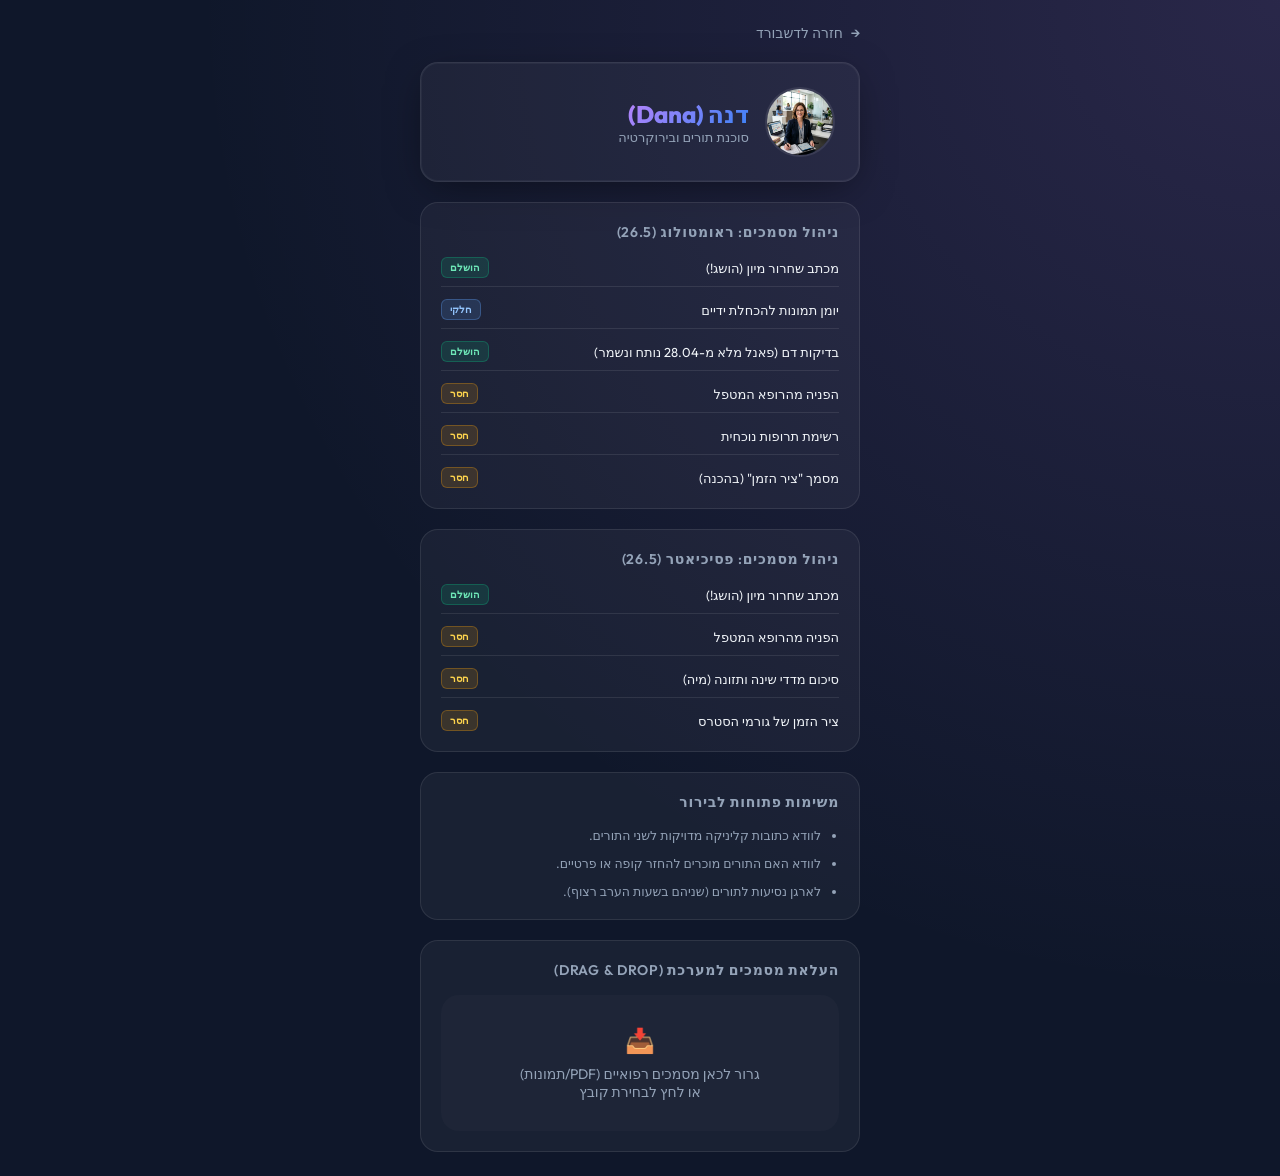
<file: ui/dana.html>
<!DOCTYPE html>
<html lang="he" dir="rtl">
<head>
  <meta charset="UTF-8" />
  <meta name="viewport" content="width=device-width, initial-scale=1.0, viewport-fit=cover" />
  <title>Dana · ניהול תורים</title>
  <link href="https://fonts.googleapis.com/css2?family=Outfit:wght@300;400;500;600;700;800&family=JetBrains+Mono:wght@400;600&display=swap" rel="stylesheet" />
  <style>
    :root {
      --bg-0: #0f172a; --panel: rgba(255, 255, 255, 0.045); --border: rgba(255, 255, 255, 0.09);
      --text: #f1f5f9; --text-muted: #94a3b8; --text-dim: #64748b;
      --blue: #60a5fa; --purple: #c084fc; --warning: #f59e0b; --success: #10b981;
      --grad-primary: linear-gradient(135deg, #c084fc 0%, #3b82f6 100%);
      --shadow-card: 0 10px 40px -10px rgba(0, 0, 0, 0.5), 0 0 0 1px rgba(255, 255, 255, 0.04) inset;
      --radius: 18px; --radius-sm: 12px;
    }
    * { box-sizing: border-box; margin: 0; padding: 0; }
    body {
      font-family: 'Outfit', system-ui, sans-serif; color: var(--text); background: var(--bg-0);
      background-image: radial-gradient(ellipse at top right, rgba(192, 132, 252, 0.15), transparent 60%);
      min-height: 100vh; padding: 24px 16px;
    }
    .app { max-width: 440px; margin: 0 auto; display: flex; flex-direction: column; gap: 20px; }
    .back-btn { display: inline-flex; align-items: center; gap: 8px; color: var(--text-muted); text-decoration: none; font-size: 14px; font-weight: 500; }
    .back-btn::before { content: '→'; }
    .header { padding: 24px; background: var(--panel); border: 1px solid var(--border); border-radius: var(--radius); display: flex; align-items: center; gap: 16px; box-shadow: var(--shadow-card); }
    .agent-img { width: 70px; height: 70px; border-radius: 50%; border: 2px solid var(--border); }
    .agent-name { font-size: 24px; font-weight: 800; background: var(--grad-primary); -webkit-background-clip: text; color: transparent; }
    .agent-role { font-size: 13px; color: var(--text-muted); }
    .card { padding: 20px; background: var(--panel); border: 1px solid var(--border); border-radius: var(--radius); }
    .card-title { font-size: 14px; font-weight: 600; color: var(--text-muted); margin-bottom: 16px; text-transform: uppercase; letter-spacing: 0.05em; }
    .chk-list { list-style: none; display: flex; flex-direction: column; gap: 12px; }
    .chk-item { display: flex; justify-content: space-between; align-items: center; font-size: 13px; padding-bottom: 8px; border-bottom: 1px solid var(--border); }
    .chk-item:last-child { border-bottom: none; padding-bottom: 0; }
    .chk-label { flex: 1; color: var(--text); }
    .status { font-family: 'JetBrains Mono', monospace; font-size: 10px; padding: 3px 8px; border-radius: 6px; font-weight: 600; }
    .status.done { background: rgba(16, 185, 129, 0.15); color: #6ee7b7; border: 1px solid rgba(16,185,129,0.3); }
    .status.pending { background: rgba(245, 158, 11, 0.15); color: #fcd34d; border: 1px solid rgba(245,158,11,0.3); }
    .status.partial { background: rgba(96, 165, 250, 0.15); color: #93c5fd; border: 1px solid rgba(96,165,250,0.3); }

    .dropzone {
      margin-top: 10px; padding: 30px; border: 2px dashed var(--border-strong); border-radius: var(--radius);
      text-align: center; transition: all 0.3s ease; cursor: pointer; background: rgba(255, 255, 255, 0.02);
    }
    .dropzone.dragover { border-color: var(--success); background: rgba(16, 185, 129, 0.1); transform: scale(1.02); }
    .dropzone-icon { font-size: 24px; margin-bottom: 10px; color: var(--blue); }
    .dropzone-text { font-size: 14px; color: var(--text-muted); }
    .upload-status { margin-top: 10px; font-size: 13px; font-family: 'JetBrains Mono', monospace; color: var(--success); display: none; text-align: center; }
  </style>
</head>
<body>
  <div class="app">
    <a href="index.html" class="back-btn">חזרה לדשבורד</a>
    
    <div class="header">
      <img src="assets/agent_dana.png" alt="Dana" class="agent-img">
      <div>
        <div class="agent-name">דנה (Dana)</div>
        <div class="agent-role">סוכנת תורים ובירוקרטיה</div>
      </div>
    </div>

    <div class="card">
      <div class="card-title">ניהול מסמכים: ראומטולוג (26.5)</div>
      <ul class="chk-list">
        <li class="chk-item"><span class="chk-label">מכתב שחרור מיון (הושג!)</span><span class="status done">הושלם</span></li>
        <li class="chk-item"><span class="chk-label">יומן תמונות להכחלת ידיים</span><span class="status partial">חלקי</span></li>
        <li class="chk-item"><span class="chk-label">בדיקות דם (פאנל מלא מ-28.04 נותח ונשמר)</span><span class="status done">הושלם</span></li>
        <li class="chk-item"><span class="chk-label">הפניה מהרופא המטפל</span><span class="status pending">חסר</span></li>
        <li class="chk-item"><span class="chk-label">רשימת תרופות נוכחית</span><span class="status pending">חסר</span></li>
        <li class="chk-item"><span class="chk-label">מסמך "ציר הזמן" (בהכנה)</span><span class="status pending">חסר</span></li>
      </ul>
    </div>

    <div class="card">
      <div class="card-title">ניהול מסמכים: פסיכיאטר (26.5)</div>
      <ul class="chk-list">
        <li class="chk-item"><span class="chk-label">מכתב שחרור מיון (הושג!)</span><span class="status done">הושלם</span></li>
        <li class="chk-item"><span class="chk-label">הפניה מהרופא המטפל</span><span class="status pending">חסר</span></li>
        <li class="chk-item"><span class="chk-label">סיכום מדדי שינה ותזונה (מיה)</span><span class="status pending">חסר</span></li>
        <li class="chk-item"><span class="chk-label">ציר הזמן של גורמי הסטרס</span><span class="status pending">חסר</span></li>
      </ul>
    </div>

    <div class="card">
      <div class="card-title">משימות פתוחות לבירור</div>
      <ul class="chk-list" style="color: var(--text-muted); font-size: 12.5px; list-style-type: disc; padding-right: 18px;">
        <li>לוודא כתובות קליניקה מדויקות לשני התורים.</li>
        <li>לוודא האם התורים מוכרים להחזר קופה או פרטיים.</li>
        <li>לארגן נסיעות לתורים (שניהם בשעות הערב רצוף).</li>
      </ul>
    </div>

    <div class="card">
      <div class="card-title">העלאת מסמכים למערכת (Drag & Drop)</div>
      <div class="dropzone" id="dropzone">
        <div class="dropzone-icon">📥</div>
        <div class="dropzone-text">גרור לכאן מסמכים רפואיים (PDF/תמונות)<br>או לחץ לבחירת קובץ</div>
        <input type="file" id="fileInput" style="display: none;" multiple>
      </div>
      <div class="upload-status" id="uploadStatus">הקובץ נשמר בהצלחה בתיקייה הרפואית!</div>
    </div>
  </div>

  <script>
    const dropzone = document.getElementById('dropzone');
    const fileInput = document.getElementById('fileInput');
    const uploadStatus = document.getElementById('uploadStatus');

    dropzone.addEventListener('click', () => fileInput.click());
    fileInput.addEventListener('change', (e) => handleFiles(e.target.files));

    dropzone.addEventListener('dragover', (e) => { e.preventDefault(); dropzone.classList.add('dragover'); });
    dropzone.addEventListener('dragleave', () => dropzone.classList.remove('dragover'));
    dropzone.addEventListener('drop', (e) => { e.preventDefault(); dropzone.classList.remove('dragover'); handleFiles(e.dataTransfer.files); });

    async function handleFiles(files) {
      if (!files.length) return;
      for (const file of files) {
        try {
          const response = await fetch('/upload', {
            method: 'POST',
            headers: { 'X-File-Name': encodeURIComponent(file.name) },
            body: file
          });
          if (response.ok) {
            uploadStatus.style.display = 'block';
            setTimeout(() => uploadStatus.style.display = 'none', 3000);
          }
        } catch (err) { console.error("Upload failed", err); }
      }
    }
  </script>
</body>
</html>
</file>
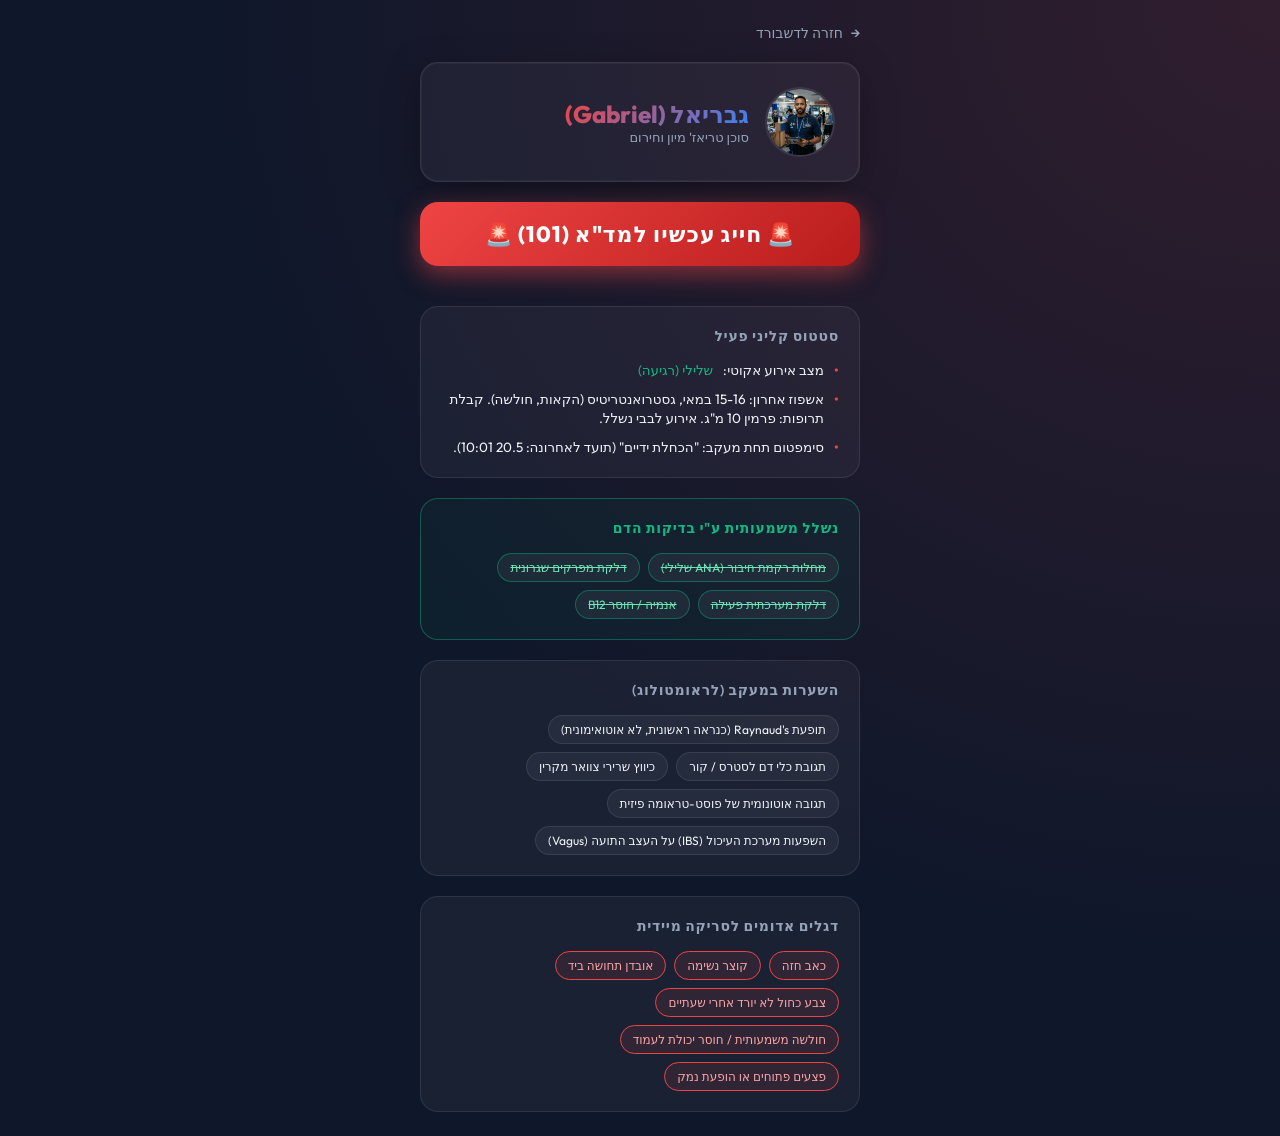
<file: ui/gabriel.html>
<!DOCTYPE html>
<html lang="he" dir="rtl">
<head>
  <meta charset="UTF-8" />
  <meta name="viewport" content="width=device-width, initial-scale=1.0, viewport-fit=cover" />
  <title>Gabriel · מיון רפואי</title>
  <link href="https://fonts.googleapis.com/css2?family=Outfit:wght@300;400;500;600;700;800&family=JetBrains+Mono:wght@400;600&display=swap" rel="stylesheet" />
  <link rel="stylesheet" href="shared-agent.css" />
  <style>
    :root {
      --grad-primary: linear-gradient(135deg, #ef4444 0%, #3b82f6 100%);
    }
    body { background-image: radial-gradient(ellipse at top right, rgba(239, 68, 68, 0.15), transparent 60%); }
    .agent-name { background: var(--grad-primary); -webkit-background-clip: text; color: transparent; }
    
    .tag-container { display: flex; flex-wrap: wrap; gap: 8px; }
    .tag { font-size: 12px; padding: 6px 12px; background: rgba(255,255,255,0.05); border: 1px solid var(--border); border-radius: 999px; }
    .tag.red { border-color: var(--danger); background: rgba(239, 68, 68, 0.1); color: #fca5a5; }
    
    .bullet-list li::before { content: '•'; color: var(--danger); font-weight: bold; }

    /* Emergency Button */
    .emergency-btn {
      display: flex; justify-content: center; align-items: center; gap: 10px;
      background: linear-gradient(135deg, #ef4444 0%, #b91c1c 100%);
      color: white; text-decoration: none;
      padding: 18px; border-radius: var(--radius);
      font-size: 22px; font-weight: 800; letter-spacing: 1px;
      margin-bottom: 20px; box-shadow: 0 8px 25px rgba(239, 68, 68, 0.5);
      transition: all 0.2s ease;
      animation: pulse-red 2s infinite;
    }
    .emergency-btn:hover { transform: scale(1.02); box-shadow: 0 10px 30px rgba(239, 68, 68, 0.7); }
    @keyframes pulse-red {
      0% { box-shadow: 0 0 0 0 rgba(239, 68, 68, 0.7); }
      70% { box-shadow: 0 0 0 15px rgba(239, 68, 68, 0); }
      100% { box-shadow: 0 0 0 0 rgba(239, 68, 68, 0); }
    }
  </style>
</head>
<body>
  <div class="app">
    <a href="index.html" class="back-btn">חזרה לדשבורד</a>
    
    <div class="header">
      <img src="assets/agent_gabriel.png" alt="Gabriel" class="agent-img">
      <div>
        <div class="agent-name">גבריאל (Gabriel)</div>
        <div class="agent-role">סוכן טריאז' מיון וחירום</div>
      </div>
    </div>

    <!-- MADA Button -->
    <a href="tel:101" class="emergency-btn">
      🚨 חייג עכשיו למד"א (101) 🚨
    </a>

    <div class="card">
      <div class="card-title">סטטוס קליני פעיל</div>
      <ul class="bullet-list">
        <li>מצב אירוע אקוטי: <span style="color:#10b981">שלילי (רגיעה)</span></li>
        <li>אשפוז אחרון: 15-16 במאי, גסטרואנטריטיס (הקאות, חולשה). קבלת תרופות: פרמין 10 מ"ג. אירוע לבבי נשלל.</li>
        <li>סימפטום תחת מעקב: "הכחלת ידיים" (תועד לאחרונה: 20.5 10:01).</li>
      </ul>
    </div>

    <div class="card" style="border-color: rgba(16, 185, 129, 0.4); background: rgba(16, 185, 129, 0.05);">
      <div class="card-title" style="color: var(--success);">נשלל משמעותית ע"י בדיקות הדם</div>
      <div class="tag-container">
        <span class="tag" style="border-color: rgba(16, 185, 129, 0.4); color: #6ee7b7; text-decoration: line-through;">מחלות רקמת חיבור (ANA שלילי)</span>
        <span class="tag" style="border-color: rgba(16, 185, 129, 0.4); color: #6ee7b7; text-decoration: line-through;">דלקת מפרקים שגרונית</span>
        <span class="tag" style="border-color: rgba(16, 185, 129, 0.4); color: #6ee7b7; text-decoration: line-through;">דלקת מערכתית פעילה</span>
        <span class="tag" style="border-color: rgba(16, 185, 129, 0.4); color: #6ee7b7; text-decoration: line-through;">אנמיה / חוסר B12</span>
      </div>
    </div>

    <div class="card">
      <div class="card-title">השערות במעקב (לראומטולוג)</div>
      <div class="tag-container">
        <span class="tag">תופעת Raynaud's (כנראה ראשונית, לא אוטואימונית)</span>
        <span class="tag">תגובת כלי דם לסטרס / קור</span>
        <span class="tag">כיווץ שרירי צוואר מקרין</span>
        <span class="tag">תגובה אוטונומית של פוסט-טראומה פיזית</span>
        <span class="tag">השפעות מערכת העיכול (IBS) על העצב התועה (Vagus)</span>
      </div>
    </div>

    <div class="card">
      <div class="card-title">דגלים אדומים לסריקה מיידית</div>
      <div class="tag-container">
        <span class="tag red">כאב חזה</span>
        <span class="tag red">קוצר נשימה</span>
        <span class="tag red">אובדן תחושה ביד</span>
        <span class="tag red">צבע כחול לא יורד אחרי שעתיים</span>
        <span class="tag red">חולשה משמעותית / חוסר יכולת לעמוד</span>
        <span class="tag red">פצעים פתוחים או הופעת נמק</span>
      </div>
    </div>
  </div>
</body>
</html>
</file>
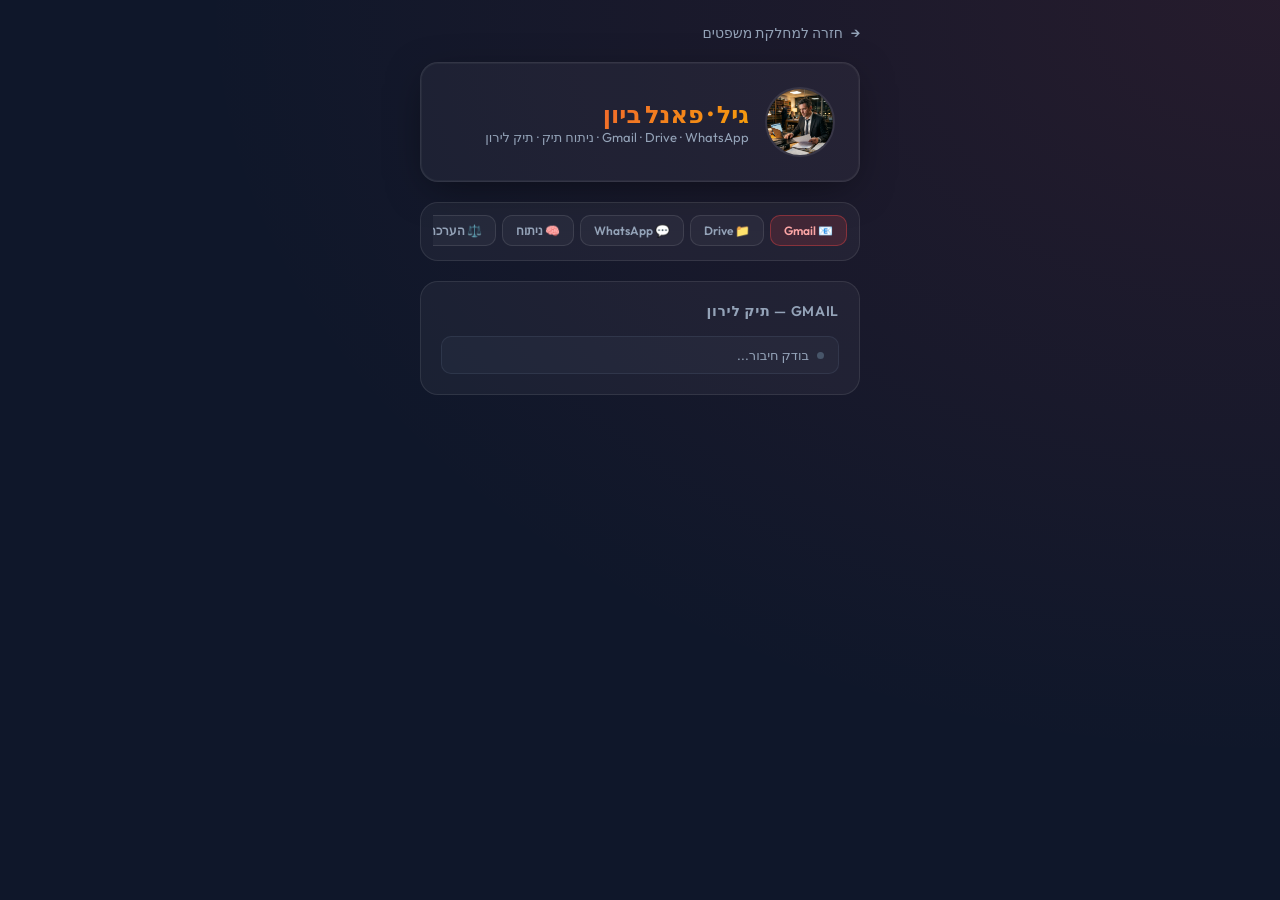
<file: ui/gil.html>
<!DOCTYPE html>
<html lang="he" dir="rtl">
<head>
  <meta charset="UTF-8" />
  <meta name="viewport" content="width=device-width, initial-scale=1.0, viewport-fit=cover" />
  <title>גיל · תיק לירון · ביון</title>
  <link href="https://fonts.googleapis.com/css2?family=Outfit:wght@300;400;500;600;700;800&family=JetBrains+Mono:wght@400;600&display=swap" rel="stylesheet" />
  <link rel="stylesheet" href="shared-agent.css" />
  <script src="https://apis.google.com/js/api.js"></script>
  <script src="https://accounts.google.com/gsi/client"></script>
  <style>
    :root { --grad-primary: linear-gradient(135deg, #ef4444 0%, #f59e0b 100%); }
    body { background-image: radial-gradient(ellipse at top right, rgba(239,68,68,0.10), transparent 60%); }
    .agent-name { background: var(--grad-primary); -webkit-background-clip: text; color: transparent; }

    .tabs { display: flex; gap: 6px; overflow-x: auto; padding-bottom: 2px; scrollbar-width: none; }
    .tabs::-webkit-scrollbar { display: none; }
    .tab { flex-shrink:0; padding:7px 13px; border-radius:10px; font-size:12px; font-weight:600; cursor:pointer; border:1px solid rgba(255,255,255,.1); background:rgba(255,255,255,.04); color:#94a3b8; transition:all .2s; font-family:'Outfit',sans-serif; }
    .tab.active { background:rgba(239,68,68,.15); border-color:rgba(239,68,68,.4); color:#fca5a5; }
    .tab-panel { display:none; }
    .tab-panel.active { display:flex; flex-direction:column; gap:14px; }

    .connect-btn { display:flex; align-items:center; justify-content:center; gap:10px; padding:14px 20px; border-radius:14px; font-size:14px; font-weight:700; cursor:pointer; border:none; transition:all .2s; width:100%; font-family:'Outfit',sans-serif; }
    .connect-btn.gmail { background:linear-gradient(135deg,#ef4444,#dc2626); color:white; box-shadow:0 6px 20px rgba(239,68,68,.3); }
    .connect-btn.drive { background:linear-gradient(135deg,#3b82f6,#2563eb); color:white; box-shadow:0 6px 20px rgba(59,130,246,.3); }
    .connect-btn:hover { transform:translateY(-2px); filter:brightness(1.1); }
    .connect-btn:disabled { opacity:.5; cursor:not-allowed; transform:none; }

    .status-bar { display:flex; align-items:center; gap:8px; padding:10px 14px; border-radius:10px; font-size:13px; }
    .status-bar.connected { background:rgba(16,185,129,.1); border:1px solid rgba(16,185,129,.25); color:#6ee7b7; }
    .status-bar.disconnected { background:rgba(100,116,139,.08); border:1px solid rgba(100,116,139,.2); color:#94a3b8; }
    .status-bar.loading { background:rgba(245,158,11,.08); border:1px solid rgba(245,158,11,.2); color:#fcd34d; }
    .status-dot { width:7px; height:7px; border-radius:50%; flex-shrink:0; }
    .status-dot.green { background:#10b981; animation:pg 2s infinite; }
    .status-dot.gray { background:#475569; }
    .status-dot.amber { background:#f59e0b; animation:pa 1s infinite alternate; }
    @keyframes pg{0%,100%{opacity:1}50%{opacity:.5}} @keyframes pa{from{opacity:.5}to{opacity:1}}

    .email-item { padding:13px 15px; border-radius:12px; border:1px solid rgba(255,255,255,.07); background:rgba(255,255,255,.03); cursor:pointer; transition:all .15s; }
    .email-item:hover { background:rgba(255,255,255,.06); border-color:rgba(239,68,68,.2); }
    .email-subject { font-size:13px; font-weight:600; color:#f1f5f9; margin-bottom:4px; }
    .email-meta { font-size:11px; color:#64748b; margin-bottom:6px; font-family:'JetBrains Mono',monospace; }
    .email-snippet { font-size:12px; color:#94a3b8; line-height:1.4; }
    .email-link { font-size:11px; color:#ef4444; text-decoration:none; margin-top:6px; display:inline-block; }

    .drive-item { display:flex; align-items:center; gap:12px; padding:12px 14px; border-radius:10px; border:1px solid rgba(59,130,246,.15); background:rgba(59,130,246,.05); cursor:pointer; transition:all .15s; text-decoration:none; }
    .drive-item:hover { background:rgba(59,130,246,.1); border-color:rgba(59,130,246,.3); }
    .drive-icon { font-size:22px; flex-shrink:0; }
    .drive-name { font-size:13px; font-weight:600; color:#f1f5f9; flex:1; }
    .drive-date { font-size:10px; color:#64748b; font-family:'JetBrains Mono',monospace; }

    .wa-paste { width:100%; min-height:150px; background:rgba(255,255,255,.04); border:1px solid rgba(255,255,255,.1); border-radius:12px; color:#f1f5f9; font-size:13px; font-family:'Outfit',sans-serif; padding:14px; resize:vertical; outline:none; direction:rtl; transition:border-color .2s; }
    .wa-paste:focus { border-color:rgba(37,211,102,.4); }
    .wa-btn { padding:12px 20px; border-radius:10px; border:none; cursor:pointer; background:linear-gradient(135deg,#25d366,#128c7e); color:white; font-size:13px; font-weight:700; font-family:'Outfit',sans-serif; width:100%; transition:all .2s; }

    /* ANALYSIS */
    .gap-row { display:flex; align-items:center; gap:10px; padding:9px 0; border-bottom:1px solid rgba(255,255,255,.05); font-size:13px; }
    .gap-row:last-child { border-bottom:none; }
    .gap-light { font-size:16px; flex-shrink:0; }
    .gap-label { flex:1; color:#f1f5f9; }
    .gap-note { font-size:11px; color:#64748b; font-family:'JetBrains Mono',monospace; }

    .score-bar-wrap { background:rgba(255,255,255,.06); border-radius:999px; height:10px; overflow:hidden; margin:10px 0 4px; }
    .score-bar-fill { height:100%; border-radius:999px; background:linear-gradient(90deg,#ef4444,#f59e0b,#10b981); transition:width .8s ease; }

    .action-row { display:flex; gap:10px; padding:9px 0; border-bottom:1px solid rgba(255,255,255,.05); font-size:13px; align-items:flex-start; }
    .action-row:last-child { border-bottom:none; }
    .action-prio { font-size:16px; flex-shrink:0; }
    .action-text { flex:1; color:#f1f5f9; line-height:1.45; }

    .empty-state { text-align:center; padding:30px; color:#475569; font-size:13px; }
    .loader { display:flex; justify-content:center; padding:24px; }
    .spin { width:24px; height:24px; border:2px solid rgba(255,255,255,.1); border-top-color:#ef4444; border-radius:50%; animation:spin .7s linear infinite; }
    @keyframes spin{to{transform:rotate(360deg)}}
    .disclaimer { font-size:10px; color:#334155; text-align:center; padding:6px; font-family:'JetBrains Mono',monospace; border-top:1px solid rgba(255,255,255,.04); margin-top:10px; }
  </style>
</head>
<body>
<div class="app">
  <a href="legal.html" class="back-btn">חזרה למחלקת משפטים</a>

  <div class="header">
    <img src="assets/agent_gil.png" alt="Gil" class="agent-img"
         onerror="this.src='data:image/svg+xml,<svg xmlns=%22http://www.w3.org/2000/svg%22 width=%2270%22 height=%2270%22><rect width=%2270%22 height=%2270%22 rx=%2235%22 fill=%22%23ef4444%22/><text x=%2235%22 y=%2244%22 text-anchor=%22middle%22 fill=%22white%22 font-size=%2226%22>ג</text></svg>'">
    <div>
      <div class="agent-name">גיל · פאנל ביון</div>
      <div class="agent-role">Gmail · Drive · WhatsApp · ניתוח תיק · תיק לירון</div>
    </div>
  </div>

  <!-- TABS -->
  <div class="card" style="padding:12px;">
    <div class="tabs">
      <button class="tab active" onclick="switchTab('gmail',this)">📧 Gmail</button>
      <button class="tab" onclick="switchTab('drive',this)">📁 Drive</button>
      <button class="tab" onclick="switchTab('whatsapp',this)">💬 WhatsApp</button>
      <button class="tab" onclick="switchTab('analysis',this)">🧠 ניתוח</button>
      <button class="tab" onclick="switchTab('assess',this)">⚖️ הערכה</button>
    </div>
  </div>

  <!-- ══ GMAIL ══ -->
  <div id="tab-gmail" class="tab-panel active">
    <div class="card">
      <div class="card-title">Gmail — תיק לירון</div>
      <div id="gmail-status" class="status-bar disconnected"><div class="status-dot gray"></div>בודק חיבור...</div>
      <div id="gmail-btn-wrap" style="margin-top:10px;display:none;">
        <button class="connect-btn gmail" id="gmail-btn" onclick="doAuth()">🔐 התחבר ל-Gmail</button>
        <div style="margin-top:8px;font-size:11px;color:#475569;font-family:'JetBrains Mono',monospace;text-align:center;">Label: כתיק-לירון · brumeroffice@gmail.com</div>
      </div>
    </div>
    <div class="card" id="gmail-results" style="display:none;">
      <div class="card-title" id="gmail-count-label">מיילים</div>
      <div id="gmail-list" style="display:flex;flex-direction:column;gap:10px;"></div>
    </div>
  </div>

  <!-- ══ DRIVE ══ -->
  <div id="tab-drive" class="tab-panel">
    <div class="card">
      <div class="card-title">Drive — ספריית ברומר</div>
      <div id="drive-status" class="status-bar disconnected"><div class="status-dot gray"></div>ממתין לחיבור...</div>
    </div>
    <div class="card" id="drive-results" style="display:none;">
      <div class="card-title" id="drive-count-label">קבצים</div>
      <div id="drive-list" style="display:flex;flex-direction:column;gap:8px;"></div>
    </div>
  </div>

  <!-- ══ WHATSAPP ══ -->
  <div id="tab-whatsapp" class="tab-panel">
    <div class="card">
      <div class="card-title">💬 ניתוח שיחת WhatsApp — לירון</div>
      <p style="font-size:12px;color:#64748b;margin-bottom:10px;line-height:1.6;">פתח שיחה עם לירון ← ⋮ ← <strong style="color:#94a3b8;">Export Chat</strong> ← ללא מדיה. הדבק כאן:</p>
      <textarea class="wa-paste" id="wa-text" placeholder="הדבק ייצוא WhatsApp..."></textarea>
      <div style="height:8px;"></div>
      <button class="wa-btn" onclick="analyzeWA()">⚖️ נתח — מה רלוונטי לתיק</button>
    </div>
    <div class="card" id="wa-results" style="display:none;">
      <div class="card-title">ממצאי גיל</div>
      <div id="wa-list" style="display:flex;flex-direction:column;gap:10px;"></div>
      <button id="wa-copy-btn" onclick="copyToLawyer()" style="display:none;margin-top:12px;padding:10px;border-radius:10px;border:1px solid rgba(245,158,11,.3);background:rgba(245,158,11,.08);color:#fcd34d;font-size:12px;font-weight:600;cursor:pointer;font-family:'Outfit',sans-serif;width:100%;">📋 העתק סיכום לברומר</button>
    </div>
  </div>

  <!-- ══ ANALYSIS ══ -->
  <div id="tab-analysis" class="tab-panel">
    <div class="card">
      <div class="card-title">🧠 ניתוח פערים — מה קיים / מה חסר</div>
      <div id="gap-list" style="display:flex;flex-direction:column;">
        <div class="empty-state">חבר Gmail כדי להפעיל ניתוח אוטומטי</div>
      </div>
    </div>
    <div class="card" id="collected-summary" style="display:none;">
      <div class="card-title">ביון שנאסף</div>
      <div id="collected-list" style="display:flex;flex-direction:column;gap:6px;font-size:13px;"></div>
    </div>
  </div>

  <!-- ══ ASSESSMENT ══ -->
  <div id="tab-assess" class="tab-panel">
    <div class="card">
      <div class="card-title">⚖️ הערכת גיל — סיכויי זכייה</div>
      <div id="score-display">
        <div style="font-size:13px;color:#64748b;">ניתוח יתחיל לאחר חיבור Gmail</div>
      </div>
      <div class="disclaimer">⚠️ גיל הוא סוכן ניתוח נתונים בלבד — אינו עורך דין. כל החלטה בהתייעצות עם ברומר.</div>
    </div>
    <div class="card">
      <div class="card-title">📋 פעולות נדרשות לפי דחיפות</div>
      <div id="actions-list" style="display:flex;flex-direction:column;">
        <div class="action-row"><span class="action-prio">🔴</span><span class="action-text">שלח חומר מזונות לברומר — מוכן, רק ממתין לשליחה</span></div>
        <div class="action-row"><span class="action-prio">🔴</span><span class="action-text">תעד כל ניסיון תקשורת עם לירון שלא נענה (תאריך + שעה)</span></div>
        <div class="action-row"><span class="action-prio">🟡</span><span class="action-text">קבל תגובה בכתב מלירון על בקשת הטיפול הרגשי לאיילה</span></div>
        <div class="action-row"><span class="action-prio">🟡</span><span class="action-text">וודא שסעיף ג' רשום במסמך רשמי חתום</span></div>
        <div class="action-row"><span class="action-prio">🟢</span><span class="action-text">בדוק עם ברומר מה השלב הבא לאחר הגשת חומר המזונות</span></div>
      </div>
    </div>
  </div>

</div><!-- /app -->

<script>
const CLIENT_ID = '731371047133-ohte8lgdqvef98j3lr2eq7uuj3i2i817.apps.googleusercontent.com';
const SCOPES = 'https://www.googleapis.com/auth/gmail.readonly https://www.googleapis.com/auth/drive.readonly';
const BRUMER = 'brumeroffice@gmail.com';
const TOKEN_KEY = 'gil_access_token';

let tokenClient, accessToken = null;
const intel = { gmailCount:0, driveCount:0, waCount:0, brumerEmails:0, hasSection3:false, hasMezono:false, hasAyala:false, hasCourtDate:false, allSnippets:[] };

// ══ TABS ══
function switchTab(id, btn) {
  document.querySelectorAll('.tab-panel').forEach(p=>p.classList.remove('active'));
  document.querySelectorAll('.tab').forEach(t=>t.classList.remove('active'));
  document.getElementById('tab-'+id).classList.add('active');
  btn.classList.add('active');
}

// ══ AUTH — SILENT FIRST ══
window.addEventListener('load', () => {
  google.accounts.id.initialize({ client_id: CLIENT_ID });
  tokenClient = google.accounts.oauth2.initTokenClient({
    client_id: CLIENT_ID,
    scope: SCOPES,
    callback: onToken
  });
  const saved = localStorage.getItem(TOKEN_KEY);
  if (saved) {
    accessToken = saved;
    onConnected();
  } else {
    // Silent attempt — no popup
    tokenClient.requestAccessToken({ prompt: '' });
    setTimeout(() => {
      if (!accessToken) showAuthButton();
    }, 3000);
  }
});

function onToken(resp) {
  if (resp.error) { showAuthButton(); return; }
  accessToken = resp.access_token;
  localStorage.setItem(TOKEN_KEY, accessToken);
  onConnected();
}

function onConnected() {
  setStatus('gmail', 'loading');
  setStatus('drive', 'loading');
  document.getElementById('gmail-btn-wrap').style.display = 'none';
  loadGmail();
  loadDrive();
}

function showAuthButton() {
  setStatus('gmail', 'disconnected');
  document.getElementById('gmail-btn-wrap').style.display = '';
}

function doAuth() {
  tokenClient.requestAccessToken({ prompt: 'consent' });
}

function setStatus(type, state) {
  const el = document.getElementById(type+'-status');
  const map = {
    connected: ['status-bar connected', '<div class="status-dot green"></div>מחובר ✓'],
    disconnected: ['status-bar disconnected', '<div class="status-dot gray"></div>לא מחובר — לחץ להתחברות'],
    loading: ['status-bar loading', '<div class="status-dot amber"></div>טוען...'],
  };
  const [cls, html] = map[state] || map.disconnected;
  el.className = cls; el.innerHTML = html;
}

// ══ API FETCH with 401 handling ══
async function apiFetch(url) {
  const r = await fetch(url, { headers: { Authorization: 'Bearer '+accessToken } });
  if (r.status === 401) {
    localStorage.removeItem(TOKEN_KEY);
    accessToken = null;
    showAuthButton();
    throw new Error('Token expired — please reconnect');
  }
  if (!r.ok) throw new Error('API error '+r.status);
  return r.json();
}

// ══ GMAIL ══
async function loadGmail() {
  const list = document.getElementById('gmail-list');
  document.getElementById('gmail-results').style.display = '';
  list.innerHTML = '<div class="loader"><div class="spin"></div></div>';

  try {
    const q = encodeURIComponent(`(label:כתיק-לירון OR from:${BRUMER} OR to:${BRUMER})`);
    const data = await apiFetch(`https://gmail.googleapis.com/gmail/v1/users/me/messages?q=${q}&maxResults=40`);

    if (!data.messages?.length) {
      list.innerHTML = '<div class="empty-state">לא נמצאו מיילים עם Label "כתיק-לירון" או ל/מ ברומר</div>';
      setStatus('gmail', 'connected');
      runAnalysis();
      return;
    }

    const msgs = await Promise.all(
      data.messages.slice(0,25).map(m =>
        apiFetch(`https://gmail.googleapis.com/gmail/v1/users/me/messages/${m.id}?format=metadata&metadataHeaders=Subject,From,To,Date`)
      )
    );

    intel.gmailCount = msgs.length;
    list.innerHTML = '';
    document.getElementById('gmail-count-label').textContent = `${msgs.length} מיילים רלוונטיים לתיק`;

    msgs.forEach(msg => {
      const h = {}; (msg.payload.headers||[]).forEach(x=>h[x.name]=x.value);
      const subj = h.Subject||'(ללא נושא)', from=h.From||'', date=h.Date?new Date(h.Date).toLocaleDateString('he-IL'):'';
      const snippet = msg.snippet||'';
      const url = `https://mail.google.com/mail/u/0/#all/${msg.id}`;
      const isBrumer = from.includes(BRUMER)||(h.To||'').includes(BRUMER);

      // intel extraction
      intel.allSnippets.push(snippet+' '+subj);
      if (isBrumer) intel.brumerEmails++;
      if (/סעיף ג|גישור|mediation/i.test(snippet+subj)) intel.hasSection3 = true;
      if (/מזונות|alimony/i.test(snippet+subj)) intel.hasMezono = true;
      if (/איילה|ayala/i.test(snippet+subj)) intel.hasAyala = true;
      if (/דיון|hearing|\d{1,2}[\/\-\.]\d{1,2}[\/\-\.]\d{2,4}/i.test(snippet+subj)) intel.hasCourtDate = true;

      const el = document.createElement('div');
      el.className = 'email-item';
      el.innerHTML = `
        <div class="email-subject">${isBrumer?'⚖️ ':''}${esc(subj)}</div>
        <div class="email-meta">${esc(from)} · ${date}</div>
        <div class="email-snippet">${esc(snippet.slice(0,120))}${snippet.length>120?'...':''}</div>
        <a href="${url}" target="_blank" class="email-link">פתח ב-Gmail ↗</a>`;
      list.appendChild(el);
    });

    setStatus('gmail', 'connected');
    runAnalysis();
  } catch(e) {
    list.innerHTML = `<div class="empty-state">שגיאה: ${esc(e.message)}</div>`;
    setStatus('gmail', 'disconnected');
  }
}

// ══ DRIVE ══
async function loadDrive() {
  const list = document.getElementById('drive-list');
  document.getElementById('drive-results').style.display = '';
  list.innerHTML = '<div class="loader"><div class="spin"></div></div>';

  try {
    // Search by name AND shared with brumer
    const q1 = encodeURIComponent(`name contains 'ברומר' OR name contains 'Brumer' OR name contains 'brumer'`);
    const q2 = encodeURIComponent(`'${BRUMER}' in readers OR '${BRUMER}' in writers`);

    const [r1, r2] = await Promise.all([
      apiFetch(`https://www.googleapis.com/drive/v3/files?q=${q1}&fields=files(id,name,mimeType,modifiedTime,webViewLink)&pageSize=40`),
      apiFetch(`https://www.googleapis.com/drive/v3/files?q=${q2}&fields=files(id,name,mimeType,modifiedTime,webViewLink)&pageSize=40`)
    ]);

    // Merge & dedupe
    const seen = new Set();
    const all = [...(r1.files||[]), ...(r2.files||[])].filter(f => {
      if (seen.has(f.id)) return false; seen.add(f.id); return true;
    });

    intel.driveCount = all.length;
    if (all.some(f => /מזונות|alimony/i.test(f.name))) intel.hasMezono = true;

    if (!all.length) {
      list.innerHTML = '<div class="empty-state">לא נמצאו קבצים. ייתכן שהתיקייה בשם שונה.</div>';
      setStatus('drive', 'connected');
      return;
    }

    list.innerHTML = '';
    document.getElementById('drive-count-label').textContent = `${all.length} קבצים — ספריית ברומר`;

    const iconMap = {'application/vnd.google-apps.folder':'📁','application/vnd.google-apps.document':'📄','application/vnd.google-apps.spreadsheet':'📊','application/pdf':'📕'};
    all.forEach(f => {
      const icon = iconMap[f.mimeType]||'📎';
      const date = f.modifiedTime?new Date(f.modifiedTime).toLocaleDateString('he-IL'):'';
      const el = document.createElement('a');
      el.className='drive-item'; el.href=f.webViewLink||'#'; el.target='_blank';
      el.innerHTML=`<span class="drive-icon">${icon}</span><span class="drive-name">${esc(f.name)}</span><span class="drive-date">${date}</span>`;
      list.appendChild(el);
    });

    setStatus('drive', 'connected');
    runAnalysis();
  } catch(e) {
    list.innerHTML = `<div class="empty-state">שגיאה: ${esc(e.message)}</div>`;
    setStatus('drive', 'disconnected');
  }
}

// ══ WHATSAPP ══
function analyzeWA() {
  const text = document.getElementById('wa-text').value.trim();
  if (!text) { alert('הדבק ייצוא WhatsApp'); return; }
  const lines = text.split('\n').filter(l=>l.trim());

  const patterns = [
    {re:/מזונות|מזון|תשלום|כסף|העברה|פיגור|חוב/i, label:'💰 כספים / מזונות', prio:'high'},
    {re:/איילה|הבת|הילדה/i, label:'👧 מידע על איילה', prio:'high'},
    {re:/טיפול|פסיכולוג|יועץ|רגשי/i, label:'🧠 טיפול רגשי', prio:'high'},
    {re:/לא אבוא|לא יכולה|ביטל|ביטול|לא תראה|מסרב|מסרבת|מסרב/i, label:'🚫 סירוב מפורש', prio:'high'},
    {re:/לא ענה|לא מגיב|לא הגיב|אין תגובה/i, label:'⏰ חוסר תגובה', prio:'high'},
    {re:/בית משפט|דיון|שופט|פסיקה|ברומר/i, label:'⚖️ הליך משפטי', prio:'med'},
    {re:/גן|בית ספר|חינוך|שיעורים/i, label:'📚 חינוך', prio:'med'},
    {re:/\d{1,2}[\/\-\.]\d{1,2}[\/\-\.]\d{2,4}/i, label:'📅 תאריכים מוזכרים', prio:'high'},
    {re:/לא אחזיר|לא יחזיר|לא שולחת/i, label:'🚫 סירוב להחזיר', prio:'high'},
    {re:/הגבל|אסור|לא רשאי|מניעה/i, label:'🚫 הגבלת קשר', prio:'high'},
  ];

  const grouped = {};
  lines.forEach(line => {
    patterns.forEach(p => {
      if (p.re.test(line)) {
        if (!grouped[p.label]) grouped[p.label] = {items:[], prio:p.prio};
        if (!grouped[p.label].items.includes(line)) grouped[p.label].items.push(line);
      }
    });
  });

  const waRes = document.getElementById('wa-results');
  const waList = document.getElementById('wa-list');
  waRes.style.display = '';

  const totalFound = Object.values(grouped).reduce((a,g)=>a+g.items.length,0);
  intel.waCount = totalFound;

  if (!totalFound) { waList.innerHTML='<div class="empty-state">לא נמצאו הודעות רלוונטיות. נסה ייצוא מלא יותר.</div>'; return; }

  waList.innerHTML = '';
  Object.entries(grouped).sort((a,b)=>a[1].prio==='high'?-1:1).forEach(([label,g]) => {
    const div = document.createElement('div');
    div.innerHTML = `
      <div style="font-size:12px;font-weight:700;color:${g.prio==='high'?'#fca5a5':'#fcd34d'};margin-bottom:8px;">${label} (${g.items.length})</div>
      ${g.items.slice(0,6).map(i=>`<div class="email-item" style="margin-bottom:6px;font-size:12px;">${esc(i)}</div>`).join('')}
      ${g.items.length>6?`<div style="font-size:11px;color:#475569;padding:4px;">...ועוד ${g.items.length-6}</div>`:''}`;
    waList.appendChild(div);
  });

  document.getElementById('wa-copy-btn').style.display = '';
  document.getElementById('wa-copy-btn')._data = grouped;
  runAnalysis();
}

function copyToLawyer() {
  const grouped = document.getElementById('wa-copy-btn')._data || {};
  let text = `סיכום ממצאי WhatsApp — תיק אלעד / לירון\nתאריך: ${new Date().toLocaleDateString('he-IL')}\n\n`;
  Object.entries(grouped).forEach(([label,g]) => {
    text += `${label}:\n`;
    g.items.forEach(i => text += `  • ${i}\n`);
    text += '\n';
  });
  navigator.clipboard.writeText(text).then(() => alert('הועתק — מוכן לשליחה לברומר ✓'));
}

// ══ ANALYSIS + SCORE ══
function runAnalysis() {
  // Gap analysis
  const gaps = [
    { label:'מיילים עם ברומר', ok: intel.brumerEmails > 0, note: intel.brumerEmails ? `${intel.brumerEmails} נמצאו` : 'לא נמצאו מיילים עם עו"ד' },
    { label:'סעיף ג\' — ויתור גישור', ok: true, note: 'חתום ✓ (ידוע)' },
    { label:'חומר ביטול מזונות ב-Drive', ok: intel.hasMezono || intel.driveCount > 0, note: intel.hasMezono ? 'נמצא ✓' : intel.driveCount > 0 ? 'Drive נטען — לבדוק ידנית' : 'לא אותר' },
    { label:'תיעוד מצב איילה', ok: intel.hasAyala || intel.waCount > 0, note: intel.hasAyala ? 'נמצא במיילים' : intel.waCount > 0 ? 'נמצא ב-WhatsApp' : 'חסר — לתעד' },
    { label:'תגובת לירון לטיפול רגשי', ok: false, note: 'לא מתועד — דחוף' },
    { label:'תאריך דיון קרוב', ok: false, note: 'לא נקבע' },
    { label:'ייצוג ע"י ברומר', ok: intel.brumerEmails > 2, note: intel.brumerEmails > 2 ? 'פעיל ✓' : intel.brumerEmails > 0 ? 'חלקי' : 'לאמת' },
    { label:'מיילים מ/אל לירון מתועדים', ok: intel.gmailCount > 0, note: intel.gmailCount > 0 ? `${intel.gmailCount} מיילים` : 'חסר תיעוד' },
  ];

  const gapList = document.getElementById('gap-list');
  gapList.innerHTML = '';
  let score = 0;
  const weights = [15, 20, 15, 10, 10, 0, 15, 15];
  gaps.forEach((g, i) => {
    const light = g.ok === true ? '🟢' : g.ok === false ? '🔴' : '🟡';
    if (g.ok === true) score += weights[i];
    else if (g.ok === 'partial') score += Math.floor(weights[i]/2);
    const row = document.createElement('div');
    row.className = 'gap-row';
    row.innerHTML = `<span class="gap-light">${light}</span><span class="gap-label">${g.label}</span><span class="gap-note">${g.note}</span>`;
    gapList.appendChild(row);
  });

  // Collected summary
  const colEl = document.getElementById('collected-summary');
  const colList = document.getElementById('collected-list');
  if (intel.gmailCount || intel.driveCount || intel.waCount) {
    colEl.style.display = '';
    colList.innerHTML = [
      intel.gmailCount ? `<div>📧 <strong style="color:#f1f5f9;">${intel.gmailCount}</strong> מיילים רלוונטיים (${intel.brumerEmails} עם ברומר)</div>` : '',
      intel.driveCount ? `<div>📁 <strong style="color:#f1f5f9;">${intel.driveCount}</strong> קבצים ב-Drive</div>` : '',
      intel.waCount ? `<div>💬 <strong style="color:#f1f5f9;">${intel.waCount}</strong> הודעות WhatsApp רלוונטיות</div>` : '',
    ].filter(Boolean).join('');
  }

  // Score display
  const scoreEl = document.getElementById('score-display');
  const color = score >= 70 ? '#10b981' : score >= 45 ? '#f59e0b' : '#ef4444';
  const label = score >= 70 ? 'חזק — המשך לקדם' : score >= 45 ? 'בינוני — יש עבודה' : 'חלש — נדרשת חיזוק';
  scoreEl.innerHTML = `
    <div style="font-size:13px;color:#94a3b8;margin-bottom:8px;">ציון מבוסס נתונים שנאספו</div>
    <div style="font-size:36px;font-weight:800;color:${color};font-family:'JetBrains Mono',monospace;">${score}%</div>
    <div class="score-bar-wrap"><div class="score-bar-fill" style="width:${score}%"></div></div>
    <div style="font-size:12px;color:${color};font-weight:600;margin-bottom:12px;">${label}</div>
    <div style="display:flex;flex-direction:column;gap:6px;font-size:13px;">
      ${gaps.filter(g=>g.ok===true).map(g=>`<div>✅ ${g.label}</div>`).join('')}
      ${gaps.filter(g=>g.ok===false).map(g=>`<div style="color:#fca5a5;">❌ ${g.label} — ${g.note}</div>`).join('')}
    </div>`;
}

function esc(s) { return String(s).replace(/&/g,'&amp;').replace(/</g,'&lt;').replace(/>/g,'&gt;').replace(/"/g,'&quot;'); }
</script>
</body>
</html>
</file>
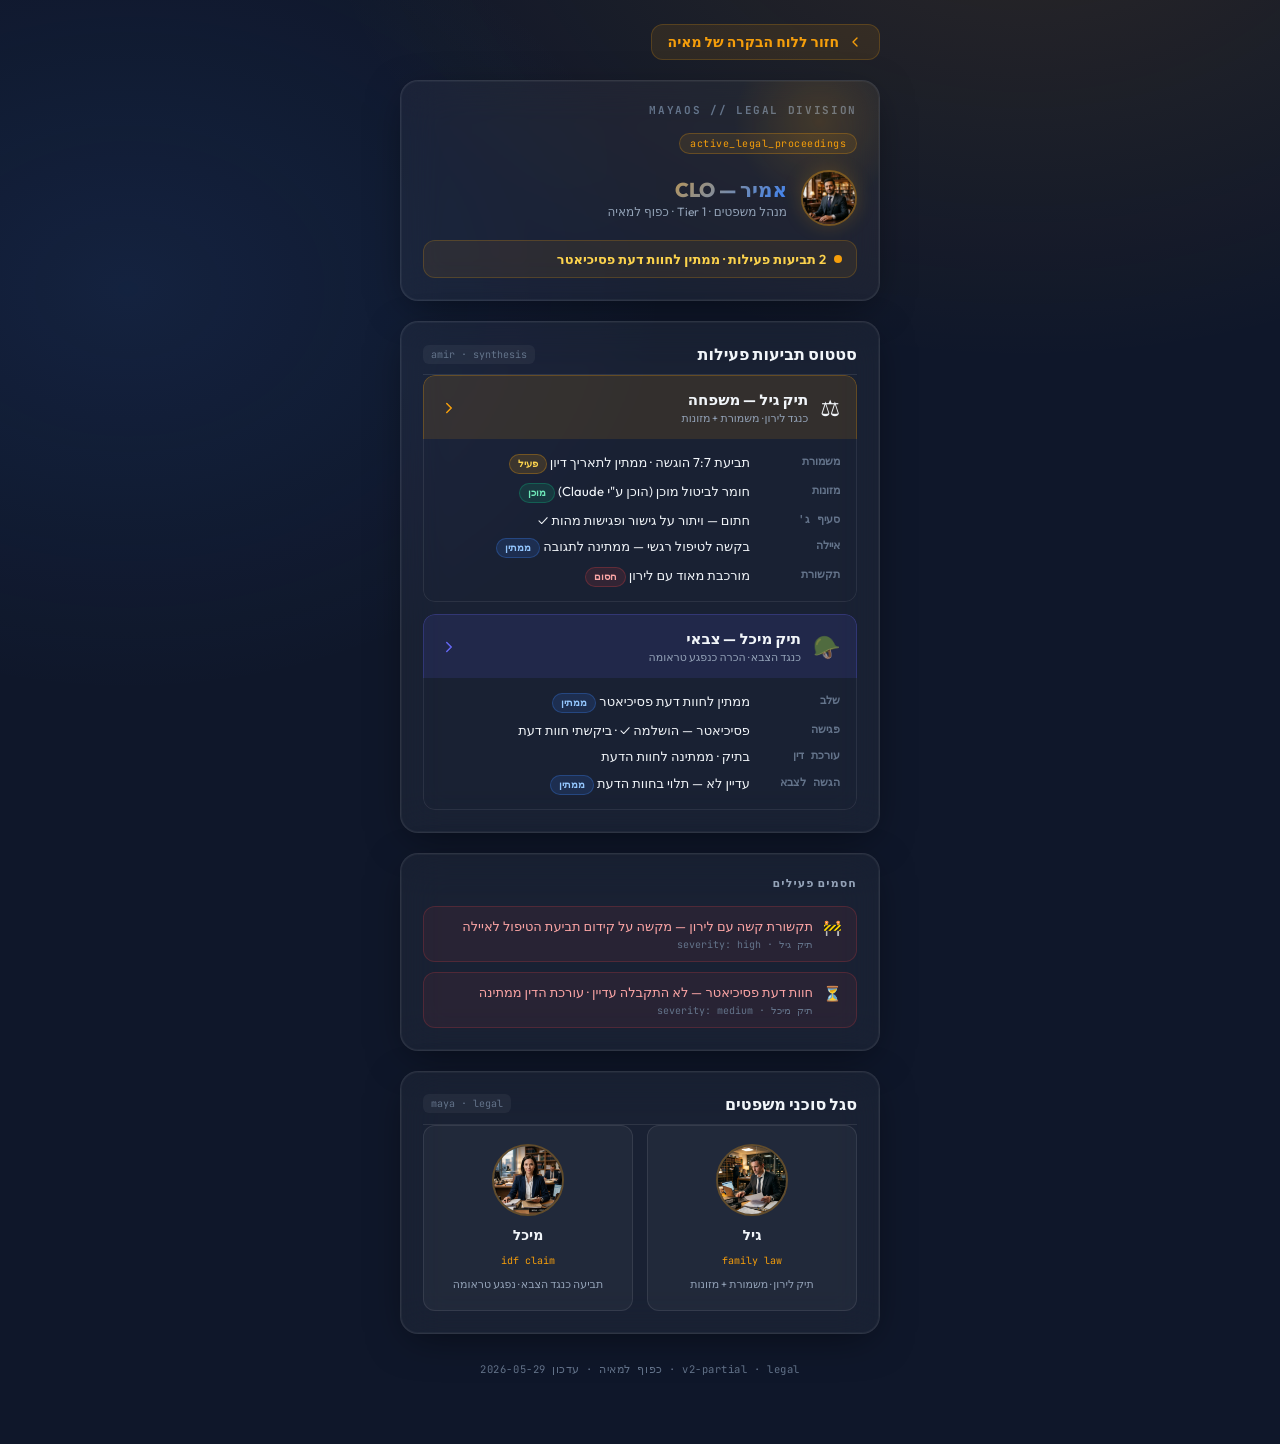
<file: ui/legal.html>
<!DOCTYPE html>
<html lang="he" dir="rtl">
<head>
  <meta charset="UTF-8" />
  <meta name="viewport" content="width=device-width, initial-scale=1.0, viewport-fit=cover" />
  <title>MayaOS · מחלקת משפטים</title>
  <link href="https://fonts.googleapis.com/css2?family=Outfit:wght@300;400;500;600;700;800&family=JetBrains+Mono:wght@400;600&display=swap" rel="stylesheet" />
  <style>
    :root {
      --bg-0: #0f172a;
      --panel: rgba(255,255,255,0.045);
      --border: rgba(255,255,255,0.09);
      --border-strong: rgba(255,255,255,0.16);
      --text: #f1f5f9;
      --text-muted: #94a3b8;
      --text-dim: #64748b;
      --gold: #f59e0b;
      --gold-strong: #d97706;
      --blue: #3b82f6;
      --success: #10b981;
      --danger: #ef4444;
      --warn: #f59e0b;
      --grad-primary: linear-gradient(135deg, #f59e0b 0%, #3b82f6 100%);
      --shadow-card: 0 10px 40px -10px rgba(0,0,0,0.5), 0 0 0 1px rgba(255,255,255,0.04) inset;
      --radius: 18px;
      --radius-sm: 12px;
    }
    *, *::before, *::after { box-sizing: border-box; margin: 0; padding: 0; }
    html, body { font-family: 'Outfit', system-ui, sans-serif; color: var(--text); background: var(--bg-0); -webkit-font-smoothing: antialiased; }
    body {
      background:
        radial-gradient(ellipse 80% 50% at 80% -10%, rgba(245,158,11,.12), transparent 70%),
        radial-gradient(ellipse 60% 40% at 10% 20%, rgba(59,130,246,.10), transparent 70%),
        var(--bg-0);
      min-height: 100vh; padding: 24px 16px 60px;
    }
    .app { max-width: 480px; margin: 0 auto; display: flex; flex-direction: column; gap: 20px; }

    /* NAV */
    .back-link {
      display: inline-flex; align-items: center; gap: 8px;
      color: var(--gold); text-decoration: none; font-size: 14px; font-weight: 600;
      background: rgba(245,158,11,.1); padding: 8px 16px; border-radius: 12px;
      border: 1px solid rgba(245,158,11,.2); transition: all .2s; width: fit-content;
    }
    .back-link:hover { background: rgba(245,158,11,.18); }

    /* CARDS */
    .card {
      padding: 22px; border-radius: var(--radius);
      background: var(--panel); backdrop-filter: blur(20px);
      border: 1px solid var(--border); box-shadow: var(--shadow-card);
    }
    .card-title { font-size: 11px; font-weight: 700; color: var(--text-muted); text-transform: uppercase; letter-spacing: .1em; margin-bottom: 16px; }

    /* HEADER */
    .header { position: relative; overflow: hidden; }
    .header::before {
      content: ''; position: absolute; top: -60px; right: -40px;
      width: 200px; height: 200px;
      background: radial-gradient(circle, rgba(245,158,11,.15), transparent 60%);
      pointer-events: none;
    }
    .brand-name { font-size: 11px; font-weight: 700; color: var(--text-dim); letter-spacing: .15em; text-transform: uppercase; margin-bottom: 14px; font-family: 'JetBrains Mono', monospace; }
    .mode-tag { display: inline-block; font-family: 'JetBrains Mono', monospace; font-size: 10px; color: var(--gold); background: rgba(245,158,11,.1); border: 1px solid rgba(245,158,11,.25); border-radius: 999px; padding: 3px 10px; margin-bottom: 16px; letter-spacing: .05em; }
    .executive { display: flex; align-items: center; gap: 14px; }
    .exec-avatar { width: 56px; height: 56px; border-radius: 50%; object-fit: cover; border: 2px solid rgba(245,158,11,.4); box-shadow: 0 0 20px rgba(245,158,11,.2); flex-shrink: 0; }
    .exec-name { font-size: 20px; font-weight: 800; background: var(--grad-primary); -webkit-background-clip: text; -webkit-text-fill-color: transparent; background-clip: text; }
    .exec-role { font-size: 12px; color: var(--text-muted); margin-top: 2px; }
    .status-pill { display: flex; align-items: center; gap: 8px; margin-top: 14px; padding: 10px 14px; border-radius: var(--radius-sm); background: rgba(245,158,11,.08); border: 1px solid rgba(245,158,11,.2); font-size: 13px; font-weight: 600; color: #fcd34d; }
    .pulse-dot { width: 8px; height: 8px; border-radius: 50%; background: var(--gold); animation: pulse 2s ease-in-out infinite; flex-shrink: 0; }
    @keyframes pulse { 0%,100%{opacity:1;transform:scale(1);} 50%{opacity:.5;transform:scale(.8);} }

    /* SECTION */
    .section { display: flex; flex-direction: column; gap: 14px; }
    .section-head { display: flex; align-items: center; justify-content: space-between; padding-bottom: 10px; border-bottom: 1px solid var(--border); }
    .section-title { font-size: 16px; font-weight: 700; }
    .section-agent { font-family: 'JetBrains Mono', monospace; font-size: 10px; color: var(--text-dim); background: rgba(255,255,255,.05); padding: 3px 8px; border-radius: 6px; }

    /* CASE CARDS */
    .case-card { border-radius: var(--radius-sm); overflow: hidden; cursor: pointer; transition: all .2s; }
    .case-card:hover { transform: translateY(-2px); box-shadow: 0 12px 30px rgba(0,0,0,.3); }
    .case-header { padding: 14px 16px; display: flex; align-items: center; gap: 12px; }
    .case-header.gold { background: rgba(245,158,11,.12); border: 1px solid rgba(245,158,11,.25); border-bottom: none; border-radius: var(--radius-sm) var(--radius-sm) 0 0; }
    .case-header.blue { background: rgba(99,102,241,.12); border: 1px solid rgba(99,102,241,.25); border-bottom: none; border-radius: var(--radius-sm) var(--radius-sm) 0 0; }
    .case-icon { font-size: 22px; }
    .case-name { font-size: 15px; font-weight: 700; }
    .case-sub { font-size: 11px; color: var(--text-muted); margin-top: 2px; }
    .case-body { padding: 14px 16px; border: 1px solid rgba(255,255,255,.08); border-top: none; border-radius: 0 0 var(--radius-sm) var(--radius-sm); display: flex; flex-direction: column; gap: 8px; }
    .case-row { display: flex; align-items: flex-start; gap: 10px; font-size: 13px; }
    .case-row-label { color: var(--text-dim); font-weight: 600; min-width: 80px; flex-shrink: 0; font-family: 'JetBrains Mono', monospace; font-size: 11px; padding-top: 1px; }
    .case-row-val { color: var(--text); flex: 1; line-height: 1.4; }
    .badge-stage { display: inline-block; font-size: 10px; font-family: 'JetBrains Mono', monospace; padding: 2px 8px; border-radius: 999px; font-weight: 600; }
    .badge-stage.active { background: rgba(245,158,11,.15); color: #fcd34d; border: 1px solid rgba(245,158,11,.3); }
    .badge-stage.pending { background: rgba(59,130,246,.15); color: #93c5fd; border: 1px solid rgba(59,130,246,.3); }
    .badge-stage.ready { background: rgba(16,185,129,.15); color: #6ee7b7; border: 1px solid rgba(16,185,129,.3); }
    .badge-stage.blocked { background: rgba(239,68,68,.12); color: #fca5a5; border: 1px solid rgba(239,68,68,.25); }

    /* BLOCKER */
    .blocker-item { display: flex; align-items: flex-start; gap: 10px; padding: 10px 14px; border-radius: var(--radius-sm); background: rgba(239,68,68,.07); border: 1px solid rgba(239,68,68,.2); font-size: 13px; }
    .blocker-icon { flex-shrink: 0; font-size: 15px; padding-top: 1px; }
    .blocker-text { flex: 1; color: #fca5a5; line-height: 1.4; }
    .blocker-case { font-size: 10px; font-family: 'JetBrains Mono', monospace; color: var(--text-dim); margin-top: 3px; }

    /* ROSTER */
    .roster { display: grid; grid-template-columns: 1fr 1fr; gap: 14px; }
    .agent-card { display: flex; flex-direction: column; align-items: center; gap: 10px; padding: 18px 12px; border-radius: var(--radius-sm); background: rgba(255,255,255,.04); border: 1px solid var(--border); cursor: pointer; transition: all .2s; text-align: center; }
    .agent-card:hover { background: rgba(255,255,255,.08); border-color: rgba(245,158,11,.3); transform: translateY(-2px); }
    .agent-img { width: 72px; height: 72px; border-radius: 50%; object-fit: cover; border: 2px solid rgba(245,158,11,.3); }
    .agent-name { font-size: 14px; font-weight: 700; }
    .agent-role { font-family: 'JetBrains Mono', monospace; font-size: 10px; color: var(--gold); }
    .agent-desc { font-size: 11px; color: var(--text-muted); line-height: 1.4; }

    .footer-note { text-align: center; font-size: 10.5px; color: var(--text-dim); padding: 8px; font-family: 'JetBrains Mono', monospace; letter-spacing: .05em; }
  </style>
</head>
<body>
<div class="app">

  <a href="maya.html" class="back-link">
    <svg width="16" height="16" viewBox="0 0 24 24" fill="none" stroke="currentColor" stroke-width="2" stroke-linecap="round" stroke-linejoin="round"><path d="m15 18-6-6 6-6"/></svg>
    חזור ללוח הבקרה של מאיה
  </a>

  <!-- HEADER -->
  <header class="card header">
    <div class="brand-name">MayaOS // Legal Division</div>
    <div class="mode-tag">active_legal_proceedings</div>
    <div class="executive">
      <img src="assets/agent_amir.png" alt="Amir" class="exec-avatar"
           onerror="this.src='data:image/svg+xml,<svg xmlns=%22http://www.w3.org/2000/svg%22 width=%2256%22 height=%2256%22><rect width=%2256%22 height=%2256%22 rx=%2228%22 fill=%22%23f59e0b%22/><text x=%2228%22 y=%2236%22 text-anchor=%22middle%22 fill=%22white%22 font-size=%2224%22>א</text></svg>'">
      <div>
        <div class="exec-name">אמיר — CLO</div>
        <div class="exec-role">מנהל משפטים · Tier 1 · כפוף למאיה</div>
      </div>
    </div>
    <div class="status-pill">
      <div class="pulse-dot"></div>
      2 תביעות פעילות · ממתין לחוות דעת פסיכיאטר
    </div>
  </header>

  <!-- CASE STATUS -->
  <section class="section">
    <div class="card">
      <div class="section-head">
        <div class="section-title">סטטוס תביעות פעילות</div>
        <span class="section-agent">amir · synthesis</span>
      </div>

      <!-- Gil / Liron -->
      <div class="case-card" onclick="window.location.href='gil.html'" style="margin-bottom:12px;">
        <div class="case-header gold">
          <span class="case-icon">⚖️</span>
          <div>
            <div class="case-name">תיק גיל — משפחה</div>
            <div class="case-sub">כנגד לירון · משמורת + מזונות</div>
          </div>
          <svg style="margin-right:auto;color:#f59e0b;" width="18" height="18" viewBox="0 0 24 24" fill="none" stroke="currentColor" stroke-width="2" stroke-linecap="round" stroke-linejoin="round"><path d="m9 18 6-6-6-6"/></svg>
        </div>
        <div class="case-body">
          <div class="case-row">
            <span class="case-row-label">משמורת</span>
            <span class="case-row-val">תביעת 7:7 הוגשה · ממתין לתאריך דיון <span class="badge-stage active">פעיל</span></span>
          </div>
          <div class="case-row">
            <span class="case-row-label">מזונות</span>
            <span class="case-row-val">חומר לביטול מוכן (הוכן ע"י Claude) <span class="badge-stage ready">מוכן</span></span>
          </div>
          <div class="case-row">
            <span class="case-row-label">סעיף ג'</span>
            <span class="case-row-val">חתום — ויתור על גישור ופגישות מהות ✓</span>
          </div>
          <div class="case-row">
            <span class="case-row-label">איילה</span>
            <span class="case-row-val">בקשה לטיפול רגשי — ממתינה לתגובה <span class="badge-stage pending">ממתין</span></span>
          </div>
          <div class="case-row">
            <span class="case-row-label">תקשורת</span>
            <span class="case-row-val">מורכבת מאוד עם לירון <span class="badge-stage blocked">חסום</span></span>
          </div>
        </div>
      </div>

      <!-- Michal / IDF -->
      <div class="case-card" onclick="window.location.href='michal.html'">
        <div class="case-header blue">
          <span class="case-icon">🪖</span>
          <div>
            <div class="case-name">תיק מיכל — צבאי</div>
            <div class="case-sub">כנגד הצבא · הכרה כנפגע טראומה</div>
          </div>
          <svg style="margin-right:auto;color:#6366f1;" width="18" height="18" viewBox="0 0 24 24" fill="none" stroke="currentColor" stroke-width="2" stroke-linecap="round" stroke-linejoin="round"><path d="m9 18 6-6-6-6"/></svg>
        </div>
        <div class="case-body">
          <div class="case-row">
            <span class="case-row-label">שלב</span>
            <span class="case-row-val">ממתין לחוות דעת פסיכיאטר <span class="badge-stage pending">ממתין</span></span>
          </div>
          <div class="case-row">
            <span class="case-row-label">פגישה</span>
            <span class="case-row-val">פסיכיאטר — הושלמה ✓ · ביקשתי חוות דעת</span>
          </div>
          <div class="case-row">
            <span class="case-row-label">עורכת דין</span>
            <span class="case-row-val">בתיק · ממתינה לחוות הדעת</span>
          </div>
          <div class="case-row">
            <span class="case-row-label">הגשה לצבא</span>
            <span class="case-row-val">עדיין לא — תלוי בחוות הדעת <span class="badge-stage pending">ממתין</span></span>
          </div>
        </div>
      </div>
    </div>
  </section>

  <!-- BLOCKERS -->
  <section class="section">
    <div class="card">
      <div class="card-title">חסמים פעילים</div>
      <div style="display:flex;flex-direction:column;gap:10px;">
        <div class="blocker-item">
          <span class="blocker-icon">🚧</span>
          <div>
            <div class="blocker-text">תקשורת קשה עם לירון — מקשה על קידום תביעת הטיפול לאיילה</div>
            <div class="blocker-case">תיק גיל · severity: high</div>
          </div>
        </div>
        <div class="blocker-item">
          <span class="blocker-icon">⏳</span>
          <div>
            <div class="blocker-text">חוות דעת פסיכיאטר — לא התקבלה עדיין · עורכת הדין ממתינה</div>
            <div class="blocker-case">תיק מיכל · severity: medium</div>
          </div>
        </div>
      </div>
    </div>
  </section>

  <!-- ROSTER -->
  <section class="section">
    <div class="card">
      <div class="section-head">
        <div class="section-title">סגל סוכני משפטים</div>
        <span class="section-agent">maya · legal</span>
      </div>
      <div class="roster">
        <div class="agent-card" onclick="window.location.href='gil.html'">
          <img class="agent-img" src="assets/agent_gil.png" alt="Gil"
               onerror="this.src='data:image/svg+xml,<svg xmlns=%22http://www.w3.org/2000/svg%22 width=%2272%22 height=%2272%22><rect width=%2272%22 height=%2272%22 rx=%2236%22 fill=%22%23ef4444%22/><text x=%2236%22 y=%2246%22 text-anchor=%22middle%22 fill=%22white%22 font-size=%2228%22>ג</text></svg>'">
          <div class="agent-name">גיל</div>
          <div class="agent-role">family law</div>
          <div class="agent-desc">תיק לירון · משמורת + מזונות</div>
        </div>
        <div class="agent-card" onclick="window.location.href='michal.html'">
          <img class="agent-img" src="assets/agent_michal.png" alt="Michal"
               onerror="this.src='data:image/svg+xml,<svg xmlns=%22http://www.w3.org/2000/svg%22 width=%2272%22 height=%2272%22><rect width=%2272%22 height=%2272%22 rx=%2236%22 fill=%22%236366f1%22/><text x=%2236%22 y=%2246%22 text-anchor=%22middle%22 fill=%22white%22 font-size=%2228%22>מ</text></svg>'">
          <div class="agent-name">מיכל</div>
          <div class="agent-role">idf claim</div>
          <div class="agent-desc">תביעה כנגד הצבא · נפגע טראומה</div>
        </div>
      </div>
    </div>
  </section>

  <div class="footer-note">v2-partial · legal · כפוף למאיה · עדכון 2026-05-29</div>
</div>
</body>
</html>
</file>
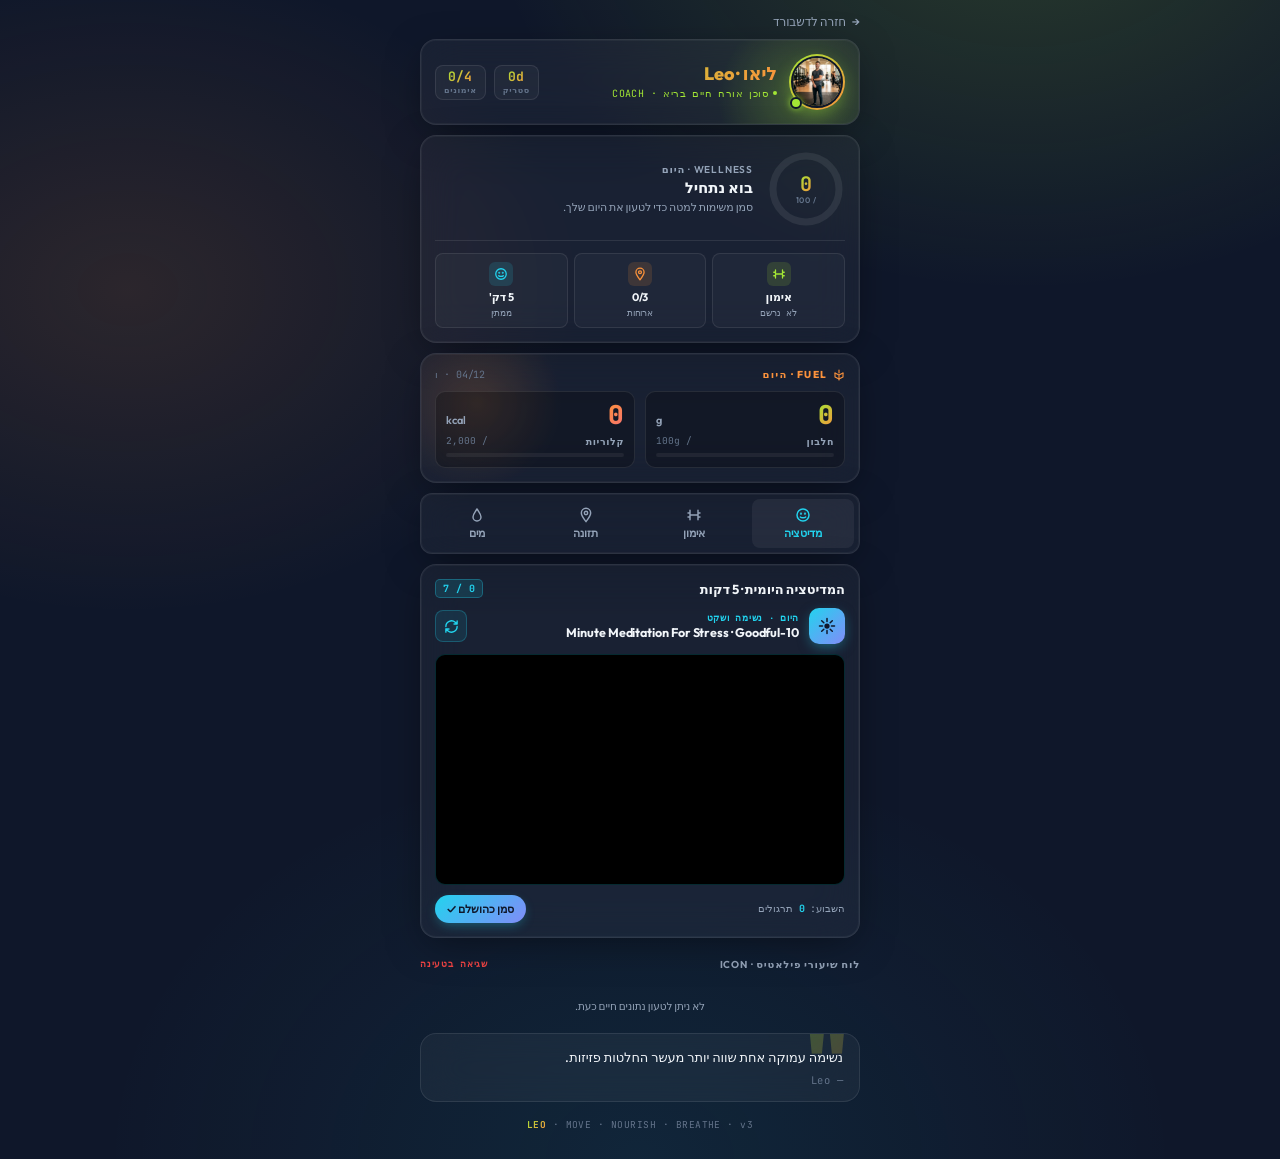
<file: ui/leo.html>
<!DOCTYPE html>
<html lang="he" dir="rtl">
<head>
  <meta charset="UTF-8" />
  <meta name="viewport" content="width=device-width, initial-scale=1.0, viewport-fit=cover" />
  <meta name="theme-color" content="#0f172a" />
  <title>Leo · אורח חיים בריא</title>
  <link rel="preconnect" href="https://fonts.googleapis.com" />
  <link rel="preconnect" href="https://fonts.gstatic.com" crossorigin />
  <link href="https://fonts.googleapis.com/css2?family=Outfit:wght@300;400;500;600;700;800;900&family=JetBrains+Mono:wght@400;600;700&display=swap" rel="stylesheet" />
  <style>
    :root {
      --bg-0: #0f172a;
      --panel: rgba(255, 255, 255, 0.045);
      --panel-strong: rgba(255, 255, 255, 0.08);
      --border: rgba(255, 255, 255, 0.09);
      --border-strong: rgba(255, 255, 255, 0.16);
      --text: #f1f5f9;
      --text-muted: #94a3b8;
      --text-dim: #64748b;

      --lime: #a3e635;
      --lime-soft: rgba(163, 230, 53, 0.14);
      --orange: #fb923c;
      --orange-soft: rgba(251, 146, 60, 0.14);
      --cyan: #22d3ee;
      --cyan-soft: rgba(34, 211, 238, 0.14);

      --grad-leo: linear-gradient(135deg, #a3e635 0%, #fb923c 100%);
      --grad-zen: linear-gradient(135deg, #22d3ee 0%, #818cf8 100%);

      --shadow-card: 0 10px 40px -10px rgba(0, 0, 0, 0.5), 0 0 0 1px rgba(255, 255, 255, 0.04) inset;
      --radius: 16px;
      --radius-sm: 10px;
    }

    * { box-sizing: border-box; margin: 0; padding: 0; }

    html, body {
      font-family: 'Outfit', system-ui, -apple-system, BlinkMacSystemFont, sans-serif;
      color: var(--text); background: var(--bg-0);
      -webkit-font-smoothing: antialiased;
      letter-spacing: -0.005em;
    }
    body {
      background:
        radial-gradient(ellipse 60% 50% at 80% -10%, rgba(163, 230, 53, 0.18), transparent 70%),
        radial-gradient(ellipse 50% 40% at 10% 25%, rgba(251, 146, 60, 0.12), transparent 70%),
        radial-gradient(ellipse 60% 50% at 50% 100%, rgba(34, 211, 238, 0.08), transparent 70%),
        var(--bg-0);
      min-height: 100vh;
      padding: 14px 12px 22px;
    }

    .app {
      max-width: 440px;
      margin: 0 auto;
      display: flex;
      flex-direction: column;
      gap: 10px;
    }

    /* ─── BACK ─── */
    .back-btn {
      display: inline-flex; align-items: center; gap: 6px;
      color: var(--text-muted); text-decoration: none;
      font-size: 12px; font-weight: 500;
      transition: color 0.2s ease, transform 0.2s ease;
      width: fit-content;
    }
    .back-btn:hover { color: var(--lime); transform: translateX(2px); }
    .back-btn::before { content: '→'; }

    /* ─── HERO (COMPACT) ─── */
    .hero {
      position: relative;
      padding: 14px;
      border-radius: var(--radius);
      background: var(--panel);
      backdrop-filter: blur(20px);
      -webkit-backdrop-filter: blur(20px);
      border: 1px solid var(--border);
      box-shadow: var(--shadow-card);
      overflow: hidden;
    }
    .hero::before {
      content: ''; position: absolute; top: -50%; right: -10%;
      width: 200px; height: 200px;
      background: radial-gradient(circle, rgba(163, 230, 53, 0.25), transparent 60%);
      pointer-events: none; z-index: 0;
    }
    .hero-top { display: flex; gap: 12px; align-items: center; position: relative; z-index: 1; }
    .avatar-frame {
      position: relative; width: 56px; height: 56px; flex-shrink: 0;
      border-radius: 50%; padding: 2px;
      background: var(--grad-leo);
      box-shadow: 0 6px 18px -4px rgba(163, 230, 53, 0.45);
    }
    .avatar-frame img {
      width: 100%; height: 100%; border-radius: 50%; object-fit: cover;
      border: 2px solid var(--bg-0); display: block;
    }
    .avatar-status {
      position: absolute; bottom: 1px; left: 1px;
      width: 12px; height: 12px; border-radius: 50%;
      background: var(--lime); border: 2px solid var(--bg-0);
      box-shadow: 0 0 6px rgba(163, 230, 53, 0.8);
    }
    .hero-meta { flex: 1; min-width: 0; }
    .hero-name {
      font-size: 18px; font-weight: 800; letter-spacing: -0.015em;
      background: var(--grad-leo);
      -webkit-background-clip: text; -webkit-text-fill-color: transparent;
      background-clip: text; line-height: 1.1;
    }
    .hero-role {
      font-family: 'JetBrains Mono', monospace;
      font-size: 10px; color: var(--lime); letter-spacing: 0.04em;
      margin-top: 3px;
      display: flex; align-items: center; gap: 5px;
    }
    .hero-role::before {
      content: ''; width: 4px; height: 4px;
      background: var(--lime); border-radius: 50%;
    }
    .hero-stats {
      display: flex; gap: 8px; flex-shrink: 0;
    }
    .hero-stat {
      text-align: center; padding: 4px 8px;
      background: rgba(255,255,255,0.04);
      border: 1px solid var(--border);
      border-radius: 8px;
      min-width: 42px;
    }
    .hero-stat-val {
      font-family: 'JetBrains Mono', monospace;
      font-size: 13px; font-weight: 700;
      background: var(--grad-leo);
      -webkit-background-clip: text; -webkit-text-fill-color: transparent;
      background-clip: text; line-height: 1;
    }
    .hero-stat-lbl {
      font-size: 8px; color: var(--text-dim);
      text-transform: uppercase; letter-spacing: 0.08em;
      font-weight: 600; margin-top: 2px;
    }

    /* ─── SCORE + MISSIONS in one card ─── */
    .top-card {
      padding: 14px; background: var(--panel);
      backdrop-filter: blur(20px);
      border: 1px solid var(--border); border-radius: var(--radius);
      box-shadow: var(--shadow-card);
    }
    .score-row { display: flex; align-items: center; gap: 14px; margin-bottom: 12px; }
    .score-ring { position: relative; width: 78px; height: 78px; flex-shrink: 0; }
    .score-ring svg { transform: rotate(-90deg); }
    .score-ring .track { stroke: rgba(255, 255, 255, 0.08); }
    .score-ring .progress {
      stroke: url(#leoGrad); stroke-linecap: round;
      filter: drop-shadow(0 0 4px rgba(163, 230, 53, 0.5));
      transition: stroke-dashoffset 1s ease;
    }
    .score-center {
      position: absolute; inset: 0;
      display: flex; flex-direction: column; align-items: center; justify-content: center;
    }
    .score-value {
      font-family: 'JetBrains Mono', monospace;
      font-size: 20px; font-weight: 700;
      background: var(--grad-leo);
      -webkit-background-clip: text; -webkit-text-fill-color: transparent;
      background-clip: text; line-height: 1;
    }
    .score-suffix { font-size: 8px; color: var(--text-dim); letter-spacing: 0.06em; margin-top: 1px; font-weight: 600; }
    .score-info { flex: 1; min-width: 0; }
    .score-title {
      font-size: 10px; color: var(--text-muted);
      text-transform: uppercase; letter-spacing: 0.08em;
      font-weight: 600; margin-bottom: 3px;
    }
    .score-headline { font-size: 15px; font-weight: 700; line-height: 1.2; margin-bottom: 3px; }
    .score-sub { font-size: 11px; color: var(--text-muted); line-height: 1.35; }

    .mission-grid {
      display: grid; grid-template-columns: 1fr 1fr 1fr; gap: 6px;
      padding-top: 12px; border-top: 1px solid var(--border);
    }
    .mission {
      padding: 8px 6px; background: rgba(255,255,255,0.03);
      border: 1px solid var(--border); border-radius: 8px;
      text-align: center; cursor: pointer;
      transition: transform 0.15s ease, border-color 0.15s ease;
    }
    .mission:hover { transform: translateY(-1px); border-color: var(--border-strong); }
    .mission-icon {
      width: 24px; height: 24px; margin: 0 auto 4px;
      border-radius: 6px;
      display: flex; align-items: center; justify-content: center;
      background: var(--lime-soft); color: var(--lime);
    }
    .mission.m-nutrition .mission-icon { background: var(--orange-soft); color: var(--orange); }
    .mission.m-zen .mission-icon { background: var(--cyan-soft); color: var(--cyan); }
    .mission-val { font-size: 11px; font-weight: 700; }
    .mission-status {
      margin-top: 3px;
      font-family: 'JetBrains Mono', monospace;
      font-size: 8.5px; color: var(--text-muted);
    }
    .mission.done .mission-status { color: var(--lime); }
    .mission.m-nutrition.done .mission-status { color: var(--orange); }
    .mission.m-zen.done .mission-status { color: var(--cyan); }

    /* ─── TABS NAV ─── */
    .tabs {
      display: grid; grid-template-columns: 1fr 1fr 1fr 1fr;
      gap: 6px;
      padding: 5px; background: var(--panel);
      backdrop-filter: blur(20px);
      border: 1px solid var(--border); border-radius: 12px;
      box-shadow: var(--shadow-card);
    }
    .tab {
      padding: 8px 4px;
      background: transparent; border: 0; border-radius: 8px;
      color: var(--text-muted); cursor: pointer;
      font-family: 'Outfit', sans-serif;
      font-size: 11px; font-weight: 700;
      display: flex; flex-direction: column; align-items: center; gap: 3px;
      transition: background 0.2s ease, color 0.2s ease;
    }
    .tab svg { width: 16px; height: 16px; }
    .tab.active {
      background: rgba(255,255,255,0.06);
      color: var(--text);
    }
    .tab.active.t-zen { color: var(--cyan); }
    .tab.active.t-workout { color: var(--lime); }
    .tab.active.t-nutri { color: var(--orange); }
    .tab.active.t-water { color: var(--cyan); }

    /* ─── PANEL (TAB CONTENT) ─── */
    .panel {
      padding: 14px; background: var(--panel);
      backdrop-filter: blur(20px);
      border: 1px solid var(--border); border-radius: var(--radius);
      box-shadow: var(--shadow-card);
      display: none;
      animation: fadeIn 0.25s ease;
    }
    .panel.active { display: block; }
    @keyframes fadeIn { from { opacity: 0; transform: translateY(4px); } to { opacity: 1; transform: none; } }

    .panel-head {
      display: flex; align-items: center; justify-content: space-between;
      margin-bottom: 10px;
    }
    .panel-title { font-size: 13px; font-weight: 700; letter-spacing: -0.005em; }
    .panel-tag {
      font-family: 'JetBrains Mono', monospace;
      font-size: 10px; padding: 2px 7px; border-radius: 5px;
      letter-spacing: 0.04em; font-weight: 700;
    }
    .panel-tag.tag-lime { background: var(--lime-soft); color: var(--lime); border: 1px solid rgba(163,230,53,0.3); }
    .panel-tag.tag-orange { background: var(--orange-soft); color: var(--orange); border: 1px solid rgba(251,146,60,0.3); }
    .panel-tag.tag-cyan { background: var(--cyan-soft); color: var(--cyan); border: 1px solid rgba(34,211,238,0.3); }

    /* ─── MEDITATION PANEL ─── */
    .med-row {
      display: flex; gap: 10px; align-items: center; margin-bottom: 10px;
    }
    .med-icon-box {
      width: 36px; height: 36px; flex-shrink: 0;
      border-radius: 10px;
      background: var(--grad-zen);
      display: flex; align-items: center; justify-content: center;
      box-shadow: 0 4px 14px -3px rgba(34, 211, 238, 0.5);
    }
    .med-meta { flex: 1; min-width: 0; }
    .med-eyebrow {
      font-family: 'JetBrains Mono', monospace;
      font-size: 9px; color: var(--cyan);
      text-transform: uppercase; letter-spacing: 0.08em;
      font-weight: 600; margin-bottom: 1px;
    }
    .med-title {
      font-size: 12.5px; font-weight: 700; color: var(--text); line-height: 1.25;
      display: -webkit-box; -webkit-line-clamp: 2; -webkit-box-orient: vertical; overflow: hidden;
    }
    .med-refresh {
      width: 32px; height: 32px; flex-shrink: 0;
      border-radius: 8px;
      background: rgba(34, 211, 238, 0.1);
      border: 1px solid rgba(34, 211, 238, 0.25);
      color: var(--cyan); cursor: pointer;
      display: flex; align-items: center; justify-content: center;
      transition: transform 0.3s ease, background 0.2s ease;
    }
    .med-refresh:hover { background: rgba(34, 211, 238, 0.2); transform: rotate(180deg); }
    .med-frame-wrap {
      border-radius: 10px; overflow: hidden;
      border: 1px solid rgba(34, 211, 238, 0.2);
      aspect-ratio: 16/9; background: #000;
    }
    .med-frame-wrap iframe { width: 100%; height: 100%; border: 0; display: block; }
    .med-foot {
      display: flex; justify-content: space-between; align-items: center;
      margin-top: 10px;
    }
    .med-complete-btn {
      padding: 7px 12px; background: var(--grad-zen);
      color: #0f172a; font-weight: 700;
      border: 0; border-radius: 999px; cursor: pointer;
      font-size: 11px; font-family: 'Outfit', sans-serif;
      box-shadow: 0 4px 12px -3px rgba(34, 211, 238, 0.4);
      transition: transform 0.15s ease;
    }
    .med-complete-btn:hover { transform: translateY(-1px); }
    .med-complete-btn.done { background: rgba(34, 211, 238, 0.15); color: var(--cyan); box-shadow: none; }
    .med-counter {
      font-family: 'JetBrains Mono', monospace;
      font-size: 10px; color: var(--text-muted);
    }
    .med-counter b { color: var(--cyan); }

    /* ─── WORKOUT PANEL ─── */
    .week-dots { display: grid; grid-template-columns: repeat(7, 1fr); gap: 5px; margin-bottom: 10px; }
    .dot-day {
      position: relative; aspect-ratio: 1;
      border-radius: 8px;
      background: rgba(255, 255, 255, 0.03);
      border: 1px solid var(--border);
      display: flex; flex-direction: column;
      align-items: center; justify-content: center;
    }
    .dot-day .dot-label { font-size: 8px; color: var(--text-dim); text-transform: uppercase; font-weight: 600; }
    .dot-day .dot-num { font-family: 'JetBrains Mono', monospace; font-size: 10px; color: var(--text); font-weight: 700; margin-top: 1px; }
    .dot-day.today { border-color: var(--lime); box-shadow: 0 0 0 1px var(--lime) inset, 0 0 10px rgba(163, 230, 53, 0.25); }
    .dot-day.workout { background: var(--grad-leo); border-color: transparent; }
    .dot-day.workout .dot-label, .dot-day.workout .dot-num { color: #0f172a; }
    .dot-day.workout::after { content: '✓'; position: absolute; top: 1px; right: 3px; font-size: 9px; color: #0f172a; font-weight: 900; }

    .stat-row { display: grid; grid-template-columns: 1fr 1fr 1fr; gap: 6px; margin-bottom: 10px; }
    .stat-cell {
      padding: 7px 4px; text-align: center;
      background: rgba(255,255,255,0.03);
      border: 1px solid var(--border); border-radius: 8px;
    }
    .stat-val {
      font-family: 'JetBrains Mono', monospace;
      font-size: 15px; font-weight: 700; color: var(--lime); line-height: 1.05;
    }
    .stat-lbl { font-size: 8px; color: var(--text-dim); text-transform: uppercase; letter-spacing: 0.08em; font-weight: 600; margin-top: 2px; }

    .log-section-title {
      font-size: 10px; color: var(--text-muted);
      font-weight: 700; text-transform: uppercase;
      letter-spacing: 0.08em; margin-bottom: 6px;
    }
    .workout-types { display: flex; flex-wrap: wrap; gap: 4px; margin-bottom: 8px; }
    .wtype-btn {
      padding: 5px 10px;
      background: rgba(255,255,255,0.04);
      border: 1px solid var(--border);
      border-radius: 999px;
      font-size: 11px; color: var(--text); font-weight: 500;
      cursor: pointer; transition: all 0.15s ease;
      font-family: 'Outfit', sans-serif;
    }
    .wtype-btn:hover { border-color: var(--lime); color: var(--lime); }
    .wtype-btn.active { background: var(--grad-leo); border-color: transparent; color: #0f172a; font-weight: 700; }
    .log-btn {
      width: 100%; padding: 10px;
      background: var(--grad-leo);
      border: 0; border-radius: 10px;
      color: #0f172a; font-weight: 800; font-size: 12.5px;
      cursor: pointer; font-family: 'Outfit', sans-serif;
      box-shadow: 0 6px 16px -5px rgba(163, 230, 53, 0.4);
      transition: transform 0.15s ease;
    }
    .log-btn:hover { transform: translateY(-1px); }
    .log-btn:disabled {
      background: rgba(255,255,255,0.05); color: var(--text-dim);
      cursor: not-allowed; box-shadow: none;
    }
    .log-history {
      list-style: none; max-height: 110px; overflow-y: auto;
      margin-top: 8px;
    }
    .log-history li {
      display: flex; justify-content: space-between; align-items: center;
      padding: 5px 0; font-size: 11px;
      border-bottom: 1px solid var(--border);
    }
    .log-history li:last-child { border-bottom: none; }
    .log-history .log-type { color: var(--text); font-weight: 600; }
    .log-history .log-date { font-family: 'JetBrains Mono', monospace; font-size: 9px; color: var(--text-dim); }
    .log-history .log-del { color: var(--text-dim); cursor: pointer; font-size: 10px; padding: 0 5px; }
    .log-history .log-del:hover { color: #ef4444; }

    /* ─── WORKOUT FORM (extended) ─── */
    .form-row { margin-bottom: 9px; }
    .form-label {
      font-size: 9px; color: var(--text-dim);
      font-weight: 700; text-transform: uppercase;
      letter-spacing: 0.08em; margin-bottom: 4px;
      display: flex; justify-content: space-between; align-items: center;
    }
    .form-label .opt { color: var(--text-dim); font-weight: 500; font-size: 8.5px; text-transform: none; letter-spacing: 0; font-style: italic; }
    .form-chips { display: flex; flex-wrap: wrap; gap: 4px; }
    .form-chip {
      padding: 4px 9px;
      background: rgba(255,255,255,0.04);
      border: 1px solid var(--border);
      border-radius: 999px;
      font-size: 10.5px; color: var(--text); font-weight: 500;
      cursor: pointer; transition: all 0.15s ease;
      font-family: 'Outfit', sans-serif;
    }
    .form-chip:hover { border-color: var(--lime); color: var(--lime); }
    .form-chip.active { background: var(--grad-leo); border-color: transparent; color: #0f172a; font-weight: 700; }
    .form-chip.danger.active { background: linear-gradient(135deg,#f87171,#fb923c); }

    .sym-toggle {
      display: flex; align-items: center; justify-content: space-between;
      padding: 8px 10px; margin-top: 6px;
      background: rgba(251, 146, 60, 0.06);
      border: 1px dashed rgba(251, 146, 60, 0.25);
      border-radius: 10px; cursor: pointer;
      transition: all 0.15s ease;
    }
    .sym-toggle:hover { background: rgba(251, 146, 60, 0.1); border-color: rgba(251, 146, 60, 0.4); }
    .sym-toggle.active { background: rgba(251, 146, 60, 0.12); border-style: solid; border-color: rgba(251, 146, 60, 0.5); }
    .sym-toggle .sym-title {
      font-size: 11.5px; font-weight: 700; color: var(--orange);
      display: flex; align-items: center; gap: 6px;
    }
    .sym-toggle .sym-title svg { width: 14px; height: 14px; }
    .sym-toggle .sym-caret {
      font-size: 14px; color: var(--orange);
      transition: transform 0.2s ease;
    }
    .sym-toggle.active .sym-caret { transform: rotate(180deg); }

    .sym-section {
      display: none;
      margin-top: 8px;
      padding: 12px;
      background: rgba(251, 146, 60, 0.04);
      border: 1px solid rgba(251, 146, 60, 0.15);
      border-radius: 10px;
    }
    .sym-section.active { display: block; }

    .sev-row {
      display: flex; align-items: center; gap: 10px;
      padding: 6px 0;
    }
    .sev-slider {
      flex: 1; -webkit-appearance: none; appearance: none;
      height: 5px; border-radius: 999px;
      background: linear-gradient(to right, #84cc16 0%, #facc15 50%, #ef4444 100%);
      outline: none;
    }
    .sev-slider::-webkit-slider-thumb {
      -webkit-appearance: none; appearance: none;
      width: 18px; height: 18px; border-radius: 50%;
      background: #fff;
      border: 2px solid var(--orange);
      cursor: pointer; box-shadow: 0 2px 6px rgba(0,0,0,0.4);
    }
    .sev-slider::-moz-range-thumb {
      width: 18px; height: 18px; border-radius: 50%;
      background: #fff; border: 2px solid var(--orange); cursor: pointer;
    }
    .sev-display {
      width: 50px; flex-shrink: 0; text-align: center;
      padding: 3px 0; border-radius: 8px;
      background: rgba(0,0,0,0.3);
      font-family: 'JetBrains Mono', monospace;
      font-size: 14px; font-weight: 700; color: var(--orange);
    }
    .sev-display .sev-emoji { display: block; font-size: 11px; margin-top: 1px; }

    .sym-note {
      width: 100%; margin-top: 4px;
      background: rgba(0,0,0,0.25);
      border: 1px solid var(--border); border-radius: 8px;
      padding: 7px 9px;
      color: var(--text); font-family: 'Outfit', sans-serif;
      font-size: 11px; resize: vertical;
      min-height: 40px;
    }
    .sym-note:focus { outline: none; border-color: var(--orange); }
    .sym-note::placeholder { color: var(--text-dim); }

    .leo-response {
      display: none;
      margin-top: 10px; padding: 10px 12px;
      background: linear-gradient(135deg, rgba(163,230,53,0.06), rgba(251,146,60,0.06));
      border: 1px solid rgba(163,230,53,0.25);
      border-radius: 10px;
    }
    .leo-response.show { display: block; animation: slideIn 0.3s ease; }
    .leo-response.escalate {
      background: linear-gradient(135deg, rgba(239,68,68,0.08), rgba(251,146,60,0.08));
      border-color: rgba(239,68,68,0.35);
    }
    @keyframes slideIn { from { opacity:0; transform: translateY(-4px); } to { opacity:1; transform: translateY(0); } }
    .leo-response .leo-head {
      display: flex; align-items: center; gap: 6px;
      font-size: 10px; color: var(--lime);
      font-weight: 700; text-transform: uppercase;
      letter-spacing: 0.08em; margin-bottom: 5px;
    }
    .leo-response.escalate .leo-head { color: #f87171; }
    .leo-response .leo-head::before {
      content: ''; width: 6px; height: 6px;
      background: var(--lime); border-radius: 50%;
      box-shadow: 0 0 6px var(--lime);
      animation: pulse 1.6s infinite;
    }
    .leo-response.escalate .leo-head::before { background: #f87171; box-shadow: 0 0 6px #f87171; }
    @keyframes pulse { 0%,100% { opacity:1; } 50% { opacity:0.4; } }
    .leo-response .leo-text { font-size: 12px; color: var(--text); line-height: 1.45; }
    .leo-response .leo-flag {
      display: inline-flex; align-items: center; gap: 4px;
      margin-top: 6px; font-size: 10px; color: var(--text-muted);
      font-family: 'JetBrains Mono', monospace;
    }

    /* Symptom badges inside history */
    .log-history li.has-symptom { padding-top: 7px; padding-bottom: 7px; }
    .log-history .log-main { display: flex; gap: 6px; align-items: center; flex: 1; min-width: 0; }
    .sym-badge {
      display: inline-flex; align-items: center; gap: 3px;
      padding: 2px 6px; border-radius: 6px;
      font-size: 9.5px; font-family: 'JetBrains Mono', monospace; font-weight: 700;
      background: rgba(251, 146, 60, 0.15); color: var(--orange);
      border: 1px solid rgba(251, 146, 60, 0.3);
    }
    .sym-badge.high { background: rgba(239,68,68,0.15); color: #f87171; border-color: rgba(239,68,68,0.35); }
    .sym-badge.neuro { background: rgba(192,132,252,0.15); color: #c084fc; border-color: rgba(192,132,252,0.35); }

    /* Recent symptoms section */
    .recent-syms { margin-top: 12px; padding-top: 10px; border-top: 1px dashed var(--border); }
    .recent-syms .rs-head {
      display: flex; align-items: center; justify-content: space-between;
      font-size: 10px; color: var(--text-muted);
      font-weight: 700; text-transform: uppercase;
      letter-spacing: 0.08em; margin-bottom: 6px;
    }
    .recent-syms .rs-empty { font-size: 11px; color: var(--text-dim); font-style: italic; padding: 6px 0; text-align: center; }
    .rs-list { list-style: none; display: flex; flex-direction: column; gap: 5px; }
    .rs-item {
      display: flex; align-items: center; gap: 8px;
      padding: 7px 9px;
      background: rgba(255,255,255,0.025);
      border: 1px solid var(--border);
      border-left: 3px solid var(--orange);
      border-radius: 8px;
      font-size: 11px;
    }
    .rs-item.high { border-left-color: #f87171; }
    .rs-item.neuro { border-left-color: #c084fc; }
    .rs-item .rs-body { color: var(--text); font-weight: 700; min-width: 50px; }
    .rs-item .rs-sens { color: var(--text-muted); flex: 1; font-size: 10px; }
    .rs-item .rs-sev { font-family: 'JetBrains Mono', monospace; font-weight: 700; color: var(--orange); }
    .rs-item.high .rs-sev { color: #f87171; }
    .rs-item .rs-date { font-family: 'JetBrains Mono', monospace; font-size: 9.5px; color: var(--text-dim); }

    .pattern-warn {
      display: none;
      margin-top: 10px; padding: 9px 11px;
      background: rgba(192,132,252,0.08);
      border: 1px solid rgba(192,132,252,0.3);
      border-radius: 10px;
      font-size: 11px; color: var(--text);
    }
    .pattern-warn.show { display: block; }
    .pattern-warn .pw-head {
      display: flex; align-items: center; gap: 6px;
      color: #c084fc; font-weight: 700;
      font-size: 10px; text-transform: uppercase; letter-spacing: 0.08em;
      margin-bottom: 4px;
    }

    /* ─── NUTRITION PANEL ─── */
    .meals-list { display: flex; flex-direction: column; gap: 6px; }
    .meal-row {
      display: flex; align-items: center; gap: 9px;
      padding: 8px 10px;
      background: rgba(255,255,255,0.03);
      border: 1px solid var(--border);
      border-radius: 10px;
      transition: all 0.2s ease;
    }
    .meal-row.done { background: rgba(251, 146, 60, 0.08); border-color: rgba(251, 146, 60, 0.3); }
    .meal-check {
      width: 20px; height: 20px; flex-shrink: 0;
      border-radius: 6px;
      border: 1.5px solid var(--border-strong);
      cursor: pointer;
      display: flex; align-items: center; justify-content: center;
      transition: all 0.2s ease;
    }
    .meal-row.done .meal-check { background: var(--grad-leo); border-color: transparent; }
    .meal-row.done .meal-check::after {
      content: ''; width: 7px; height: 3.5px;
      border-left: 2px solid #0f172a; border-bottom: 2px solid #0f172a;
      transform: rotate(-45deg) translate(1px, -1px);
    }
    .meal-info { flex: 1; min-width: 0; }
    .meal-name { font-size: 12px; font-weight: 700; color: var(--text); line-height: 1.1; }
    .meal-time { font-family: 'JetBrains Mono', monospace; font-size: 9.5px; color: var(--text-dim); margin-top: 1px; }
    .meal-stars { display: flex; gap: 1px; flex-shrink: 0; }
    .star {
      width: 16px; height: 16px;
      cursor: pointer; color: rgba(255,255,255,0.2);
      transition: color 0.15s ease, transform 0.15s ease;
      font-size: 14px;
      line-height: 1; display: flex; align-items: center; justify-content: center;
    }
    .star:hover { transform: scale(1.15); }
    .star.active { color: var(--orange); }

    .nutri-week {
      display: grid; grid-template-columns: repeat(7, 1fr);
      gap: 3px; margin-top: 10px; padding-top: 10px;
      border-top: 1px solid var(--border);
    }
    .nweek-bar { display: flex; flex-direction: column; align-items: center; gap: 3px; }
    .nweek-label { font-size: 8px; color: var(--text-dim); font-weight: 600; text-transform: uppercase; }
    .nweek-track { width: 100%; height: 32px; background: rgba(255,255,255,0.04); border-radius: 4px; position: relative; overflow: hidden; }
    .nweek-fill {
      position: absolute; left: 0; right: 0; bottom: 0;
      background: var(--grad-leo); border-radius: 3px;
      transition: height 0.5s cubic-bezier(.4,1.4,.6,1);
    }
    .nweek-num { font-family: 'JetBrains Mono', monospace; font-size: 8.5px; color: var(--text-muted); font-weight: 700; }
    .nweek-bar.today .nweek-label { color: var(--lime); }
    .nweek-bar.today .nweek-track { box-shadow: 0 0 0 1px var(--lime) inset; }

    /* ─── FUEL MACRO CARD (prominent at top) ─── */
    .fuel-card {
      padding: 14px;
      background: var(--panel);
      backdrop-filter: blur(20px);
      border: 1px solid var(--border);
      border-radius: var(--radius);
      box-shadow: var(--shadow-card);
      position: relative;
      overflow: hidden;
    }
    .fuel-card::before {
      content: ''; position: absolute; top: -40%; left: -10%;
      width: 200px; height: 200px;
      background: radial-gradient(circle, rgba(251, 146, 60, 0.16), transparent 60%);
      pointer-events: none; z-index: 0;
    }
    .fuel-head {
      display: flex; align-items: center; justify-content: space-between;
      margin-bottom: 10px; position: relative; z-index: 1;
    }
    .fuel-title {
      font-size: 10px; color: var(--orange);
      font-weight: 800; text-transform: uppercase;
      letter-spacing: 0.12em;
      display: flex; align-items: center; gap: 6px;
    }
    .fuel-title svg { width: 12px; height: 12px; }
    .fuel-day { font-family: 'JetBrains Mono', monospace; font-size: 10px; color: var(--text-dim); }
    .fuel-grid {
      display: grid; grid-template-columns: 1fr 1fr;
      gap: 10px; position: relative; z-index: 1;
    }
    .fuel-cell {
      padding: 10px;
      background: rgba(0,0,0,0.25);
      border: 1px solid var(--border);
      border-radius: var(--radius-sm);
    }
    .fuel-cell-top {
      display: flex; align-items: baseline; justify-content: space-between;
      margin-bottom: 6px;
    }
    .fuel-val {
      font-family: 'JetBrains Mono', monospace;
      font-size: 26px; font-weight: 800; line-height: 1;
      background: var(--grad-leo);
      -webkit-background-clip: text; -webkit-text-fill-color: transparent;
      background-clip: text;
    }
    .fuel-cell.cal .fuel-val {
      background: linear-gradient(135deg, #fb923c 0%, #f87171 100%);
      -webkit-background-clip: text; -webkit-text-fill-color: transparent;
      background-clip: text;
    }
    .fuel-unit { font-size: 11px; color: var(--text-muted); font-weight: 600; }
    .fuel-cell-bottom { display: flex; justify-content: space-between; align-items: center; }
    .fuel-lbl {
      font-size: 9.5px; color: var(--text-muted); font-weight: 700;
      text-transform: uppercase; letter-spacing: 0.06em;
    }
    .fuel-target { font-family: 'JetBrains Mono', monospace; font-size: 9.5px; color: var(--text-dim); }
    .fuel-bar {
      height: 4px; margin-top: 6px;
      background: rgba(255,255,255,0.06);
      border-radius: 999px; overflow: hidden;
    }
    .fuel-bar-fill {
      height: 100%; border-radius: 999px;
      background: var(--grad-leo);
      transition: width 0.6s cubic-bezier(.4,1.4,.6,1);
    }
    .fuel-cell.cal .fuel-bar-fill { background: linear-gradient(90deg, #fb923c, #f87171); }

    /* ─── FOOD LOG (in nutri panel) ─── */
    .food-section { margin-bottom: 12px; }
    .food-drop {
      display: flex; flex-direction: column; align-items: center;
      gap: 6px; padding: 16px 12px;
      border: 2px dashed rgba(251, 146, 60, 0.3);
      border-radius: 12px;
      background: rgba(251, 146, 60, 0.04);
      cursor: pointer;
      transition: all 0.2s ease;
    }
    .food-drop:hover { background: rgba(251, 146, 60, 0.08); border-color: rgba(251, 146, 60, 0.5); }
    .food-drop.dragover { background: rgba(251, 146, 60, 0.14); border-color: var(--orange); transform: scale(1.01); }
    .food-drop svg { width: 28px; height: 28px; color: var(--orange); opacity: 0.8; }
    .food-drop-title { font-size: 13px; font-weight: 700; color: var(--text); }
    .food-drop-sub { font-size: 11px; color: var(--text-muted); text-align: center; }
    .food-drop-actions { display: flex; gap: 6px; margin-top: 4px; }
    .food-drop-btn {
      padding: 5px 12px;
      background: var(--orange-soft);
      color: var(--orange); font-weight: 700;
      border: 1px solid rgba(251,146,60,0.35);
      border-radius: 999px; font-size: 11px;
      font-family: 'Outfit', sans-serif; cursor: pointer;
      display: inline-flex; align-items: center; gap: 5px;
      transition: all 0.15s ease;
    }
    .food-drop-btn:hover { background: rgba(251,146,60,0.25); }
    .food-drop-btn svg { width: 12px; height: 12px; }

    .food-form {
      display: none;
      margin-top: 10px; padding: 12px;
      background: rgba(0,0,0,0.25);
      border: 1px solid var(--border);
      border-radius: 12px;
    }
    .food-form.active { display: block; }
    .food-form-row {
      display: flex; gap: 10px; margin-bottom: 10px;
    }
    .food-preview {
      width: 76px; height: 76px; flex-shrink: 0;
      border-radius: 10px; overflow: hidden;
      background: rgba(255,255,255,0.04);
      border: 1px solid var(--border);
      display: flex; align-items: center; justify-content: center;
    }
    .food-preview img { width: 100%; height: 100%; object-fit: cover; display: block; }
    .food-preview .ph {
      color: var(--text-dim); font-size: 10px; padding: 6px; text-align: center;
    }
    .food-fields { flex: 1; display: flex; flex-direction: column; gap: 6px; min-width: 0; }
    .food-input {
      width: 100%;
      padding: 7px 10px;
      background: rgba(255,255,255,0.05);
      border: 1px solid var(--border);
      border-radius: 8px;
      color: var(--text);
      font-family: 'Outfit', sans-serif;
      font-size: 12px;
    }
    .food-input:focus { outline: none; border-color: var(--orange); }
    .food-input::placeholder { color: var(--text-dim); }
    .food-mini-row {
      display: grid; grid-template-columns: 1fr 1fr;
      gap: 6px;
    }
    .food-numeric {
      position: relative;
    }
    .food-numeric input {
      width: 100%; padding: 7px 28px 7px 10px;
      background: rgba(255,255,255,0.05);
      border: 1px solid var(--border);
      border-radius: 8px;
      color: var(--text);
      font-family: 'JetBrains Mono', monospace;
      font-size: 13px; font-weight: 700;
      text-align: left;
    }
    .food-numeric input:focus { outline: none; border-color: var(--orange); }
    .food-numeric .suffix {
      position: absolute; left: 9px; top: 50%;
      transform: translateY(-50%);
      font-size: 9.5px; color: var(--text-dim);
      pointer-events: none; font-weight: 700;
      text-transform: uppercase; letter-spacing: 0.05em;
    }
    .food-preset-row { margin-bottom: 8px; }
    .food-preset-label {
      font-size: 9px; color: var(--text-dim); font-weight: 700;
      text-transform: uppercase; letter-spacing: 0.08em; margin-bottom: 4px;
    }
    .food-presets { display: flex; flex-wrap: wrap; gap: 4px; }
    .food-preset {
      padding: 3px 9px;
      background: rgba(255,255,255,0.04);
      border: 1px solid var(--border);
      border-radius: 999px;
      font-size: 10.5px; color: var(--text); font-weight: 500;
      cursor: pointer; transition: all 0.15s ease;
      font-family: 'Outfit', sans-serif;
    }
    .food-preset:hover { border-color: var(--orange); color: var(--orange); }
    .food-form-actions { display: flex; gap: 6px; }
    .food-save {
      flex: 1;
      padding: 9px;
      background: var(--grad-leo);
      border: 0; border-radius: 10px;
      color: #0f172a; font-weight: 800; font-size: 12.5px;
      cursor: pointer; font-family: 'Outfit', sans-serif;
      box-shadow: 0 6px 16px -5px rgba(251, 146, 60, 0.4);
    }
    .food-save:hover { transform: translateY(-1px); }
    .food-cancel {
      padding: 9px 14px;
      background: rgba(255,255,255,0.05);
      border: 1px solid var(--border);
      border-radius: 10px;
      color: var(--text-muted); font-weight: 600; font-size: 12.5px;
      cursor: pointer; font-family: 'Outfit', sans-serif;
    }

    .food-log-list {
      list-style: none; display: flex; flex-direction: column; gap: 6px;
      max-height: 280px; overflow-y: auto;
      margin-top: 4px;
    }
    .food-item {
      display: flex; gap: 9px; align-items: center;
      padding: 7px 9px;
      background: rgba(255,255,255,0.03);
      border: 1px solid var(--border);
      border-radius: 10px;
      transition: border-color 0.15s ease;
    }
    .food-item:hover { border-color: var(--border-strong); }
    .food-thumb {
      width: 42px; height: 42px; flex-shrink: 0;
      border-radius: 8px; overflow: hidden;
      background: rgba(251, 146, 60, 0.1);
      display: flex; align-items: center; justify-content: center;
    }
    .food-thumb img { width: 100%; height: 100%; object-fit: cover; display: block; }
    .food-thumb .no-img { font-size: 16px; opacity: 0.5; }
    .food-meta { flex: 1; min-width: 0; }
    .food-name { font-size: 12.5px; font-weight: 700; color: var(--text); line-height: 1.2; }
    .food-meta-sub {
      display: flex; gap: 8px; align-items: center;
      margin-top: 2px;
    }
    .food-time {
      font-family: 'JetBrains Mono', monospace;
      font-size: 9.5px; color: var(--text-dim);
    }
    .food-macros {
      display: flex; gap: 5px; flex-shrink: 0; align-items: center;
    }
    .food-macro {
      font-family: 'JetBrains Mono', monospace;
      font-size: 10px; font-weight: 700;
      padding: 2px 6px; border-radius: 6px;
    }
    .food-macro.prot { background: rgba(163, 230, 53, 0.15); color: var(--lime); }
    .food-macro.cal { background: rgba(251, 146, 60, 0.15); color: var(--orange); }
    .food-del {
      color: var(--text-dim); cursor: pointer;
      font-size: 12px; padding: 0 5px;
      flex-shrink: 0;
    }
    .food-del:hover { color: #ef4444; }
    .food-empty {
      text-align: center; font-style: italic;
      color: var(--text-dim); font-size: 11px;
      padding: 12px 0;
    }
    .food-section-divider {
      margin: 14px 0 8px;
      display: flex; align-items: center; gap: 8px;
      font-size: 10px; color: var(--text-muted);
      font-weight: 700; text-transform: uppercase;
      letter-spacing: 0.08em;
    }
    .food-section-divider::after {
      content: ''; flex: 1; height: 1px;
      background: linear-gradient(to left, var(--border), transparent);
    }

    /* ─── WATER PANEL ─── */
    .water-row { display: grid; grid-template-columns: repeat(8, 1fr); gap: 6px; margin-bottom: 10px; }
    .glass {
      position: relative; aspect-ratio: 0.7;
      border: 1.5px solid var(--cyan); border-radius: 4px 4px 8px 8px;
      cursor: pointer; overflow: hidden;
      background: rgba(34, 211, 238, 0.04);
      transition: transform 0.2s ease;
    }
    .glass:hover { transform: translateY(-2px); }
    .glass::after {
      content: ''; position: absolute; inset: 0;
      background: linear-gradient(to top, var(--cyan) 0%, #67e8f9 100%);
      transform: translateY(100%); transition: transform 0.4s cubic-bezier(.4,1.4,.6,1);
    }
    .glass.full::after { transform: translateY(0); }
    .glass.full { border-color: var(--cyan); box-shadow: 0 0 10px rgba(34, 211, 238, 0.5); }
    .water-foot {
      display: flex; justify-content: space-between; align-items: center;
      padding-top: 8px; border-top: 1px solid var(--border);
    }
    .water-count-text { font-family: 'JetBrains Mono', monospace; font-size: 12px; color: var(--cyan); font-weight: 700; }
    .water-percent { font-size: 10px; color: var(--text-muted); font-family: 'JetBrains Mono', monospace; }
    .water-tip {
      margin-top: 8px; padding: 8px 10px;
      background: rgba(34, 211, 238, 0.06);
      border: 1px solid rgba(34, 211, 238, 0.15);
      border-radius: 8px;
      font-size: 11px; color: var(--text-muted); line-height: 1.4;
    }
    .water-tip b { color: var(--cyan); }

    /* ─── PILATES MINI CARD ─── */
    .pilates-card {
      padding: 12px; background: var(--panel);
      backdrop-filter: blur(20px);
      border: 1px solid var(--border); border-radius: var(--radius);
      display: flex; gap: 10px; align-items: center;
      box-shadow: var(--shadow-card);
      margin-bottom: 8px;
      transition: transform 0.2s ease, border-color 0.2s ease;
    }
    .pilates-card:hover { transform: translateY(-2px); border-color: var(--border-strong); }
    .pilates-card.full { opacity: 0.7; filter: grayscale(0.8); }
    
    .pilates-time {
      flex-shrink: 0;
      padding: 8px 12px;
      background: var(--grad-leo);
      border-radius: 8px;
      color: #0f172a; font-weight: 800;
      text-align: center;
      box-shadow: 0 5px 14px -4px rgba(251, 146, 60, 0.55);
    }
    .pilates-card.full .pilates-time {
      background: rgba(255,255,255,0.1); color: var(--text-muted); box-shadow: none;
    }
    .pilates-time .day { font-size: 8.5px; letter-spacing: 0.08em; text-transform: uppercase; opacity: 0.85; }
    .pilates-time .hour { font-family: 'JetBrains Mono', monospace; font-size: 14px; margin-top: 1px; line-height: 1; }
    
    .pilates-info { flex: 1; min-width: 0; }
    .pilates-place { font-size: 12.5px; font-weight: 700; color: var(--text); line-height: 1.1; display: flex; justify-content: space-between; }
    .pilates-badge { font-size: 9px; padding: 2px 6px; border-radius: 4px; background: var(--lime-soft); color: var(--lime); font-family: 'JetBrains Mono', monospace; }
    .pilates-card.full .pilates-badge { background: rgba(255,255,255,0.1); color: var(--text-muted); }
    .pilates-desc { font-size: 10.5px; color: var(--text-muted); line-height: 1.35; margin-top: 2px; }
    .pilates-link {
      display: inline-block; margin-top: 3px;
      font-family: 'JetBrains Mono', monospace;
      font-size: 10px; color: var(--orange);
      text-decoration: none; font-weight: 600;
    }
    .pilates-link::after { content: ' ↗'; }

    .schedule-header {
      font-size: 10px; color: var(--text-muted);
      font-weight: 700; text-transform: uppercase;
      letter-spacing: 0.08em; margin: 10px 0 6px;
      display: flex; justify-content: space-between; align-items: center;
    }
    .schedule-loader { font-size: 9px; font-family: monospace; color: var(--cyan); animation: pulse 1s infinite alternate; }
    @keyframes pulse { from { opacity: 0.5; } to { opacity: 1; } }

    /* ─── QUOTE (COMPACT) ─── */
    .quote-card {
      padding: 14px 16px; background: var(--panel);
      border: 1px solid var(--border); border-radius: var(--radius);
      backdrop-filter: blur(20px); position: relative; overflow: hidden;
    }
    .quote-card::before {
      content: '"'; position: absolute; top: -22px; right: 10px;
      font-size: 90px; font-family: 'Outfit', serif; font-weight: 900;
      background: var(--grad-leo);
      -webkit-background-clip: text; -webkit-text-fill-color: transparent;
      background-clip: text; opacity: 0.25; line-height: 1;
      pointer-events: none;
    }
    .quote-text {
      font-size: 13px; line-height: 1.5; color: var(--text);
      font-weight: 500; position: relative; z-index: 1;
    }
    .quote-author {
      margin-top: 6px; font-size: 10.5px; color: var(--text-dim);
      font-family: 'JetBrains Mono', monospace; letter-spacing: 0.04em;
    }
    .quote-author::before { content: '— '; }

    .footer-note {
      text-align: center; font-size: 9.5px; color: var(--text-dim);
      padding: 6px; font-family: 'JetBrains Mono', monospace;
      letter-spacing: 0.05em;
    }
    .footer-note span {
      background: var(--grad-leo);
      -webkit-background-clip: text; -webkit-text-fill-color: transparent;
      background-clip: text; font-weight: 700;
    }
  </style>
</head>
<body>
  <svg width="0" height="0" style="position:absolute">
    <defs>
      <linearGradient id="leoGrad" x1="0%" y1="0%" x2="100%" y2="100%">
        <stop offset="0%" stop-color="#a3e635"/>
        <stop offset="100%" stop-color="#fb923c"/>
      </linearGradient>
    </defs>
  </svg>

  <div class="app">
    <a href="index.html" class="back-btn">חזרה לדשבורד</a>

    <!-- ─── HERO (COMPACT) ─── -->
    <header class="hero">
      <div class="hero-top">
        <div class="avatar-frame">
          <img src="assets/agent_leo.png" alt="Leo Avatar" />
          <div class="avatar-status"></div>
        </div>
        <div class="hero-meta">
          <div class="hero-name">ליאו · Leo</div>
          <div class="hero-role">סוכן אורח חיים בריא · COACH</div>
        </div>
        <div class="hero-stats">
          <div class="hero-stat">
            <div class="hero-stat-val" id="streak-days">0d</div>
            <div class="hero-stat-lbl">סטריק</div>
          </div>
          <div class="hero-stat">
            <div class="hero-stat-val" id="weekly-workouts">0/4</div>
            <div class="hero-stat-lbl">אימונים</div>
          </div>
        </div>
      </div>
    </header>

    <!-- ─── SCORE + MISSIONS ─── -->
    <div class="top-card">
      <div class="score-row">
        <div class="score-ring">
          <svg width="78" height="78" viewBox="0 0 78 78">
            <circle class="track" cx="39" cy="39" r="33" fill="none" stroke-width="7"/>
            <circle id="score-arc" class="progress" cx="39" cy="39" r="33" fill="none" stroke-width="7"
                    stroke-dasharray="207.34" stroke-dashoffset="207.34"/>
          </svg>
          <div class="score-center">
            <div class="score-value" id="score-val">0</div>
            <div class="score-suffix">/ 100</div>
          </div>
        </div>
        <div class="score-info">
          <div class="score-title">Wellness · היום</div>
          <div class="score-headline" id="score-headline">בוא נתחיל</div>
          <div class="score-sub" id="score-sub">סמן משימות למטה כדי לטעון את היום שלך.</div>
        </div>
      </div>

      <div class="mission-grid">
        <div class="mission m-workout" id="m-workout">
          <div class="mission-icon">
            <svg width="14" height="14" viewBox="0 0 24 24" fill="none" stroke="currentColor" stroke-width="2.2" stroke-linecap="round" stroke-linejoin="round">
              <path d="M6 5v14M18 5v14M3 9h3M3 15h3M18 9h3M18 15h3M6 12h12"/>
            </svg>
          </div>
          <div class="mission-val" id="m-workout-val">אימון</div>
          <div class="mission-status" id="m-workout-status">לא נרשם</div>
        </div>
        <div class="mission m-nutrition" id="m-nutrition">
          <div class="mission-icon">
            <svg width="14" height="14" viewBox="0 0 24 24" fill="none" stroke="currentColor" stroke-width="2.2" stroke-linecap="round" stroke-linejoin="round">
              <path d="M12 2C8 2 5 5 5 9c0 4 7 13 7 13s7-9 7-13c0-4-3-7-7-7z"/>
              <circle cx="12" cy="9" r="2.5"/>
            </svg>
          </div>
          <div class="mission-val" id="m-nutrition-val">0/3</div>
          <div class="mission-status" id="m-nutrition-status">ארוחות</div>
        </div>
        <div class="mission m-zen" id="m-zen">
          <div class="mission-icon">
            <svg width="14" height="14" viewBox="0 0 24 24" fill="none" stroke="currentColor" stroke-width="2.2" stroke-linecap="round" stroke-linejoin="round">
              <circle cx="12" cy="12" r="9"/>
              <path d="M8 15c1.5 1.5 6.5 1.5 8 0"/>
              <circle cx="9" cy="10" r="0.6" fill="currentColor"/>
              <circle cx="15" cy="10" r="0.6" fill="currentColor"/>
            </svg>
          </div>
          <div class="mission-val">5 דק'</div>
          <div class="mission-status" id="m-zen-status">ממתין</div>
        </div>
      </div>
    </div>

    <!-- ─── FUEL MACRO CARD (prominent) ─── -->
    <div class="fuel-card">
      <div class="fuel-head">
        <div class="fuel-title">
          <svg viewBox="0 0 24 24" fill="none" stroke="currentColor" stroke-width="2.2" stroke-linecap="round" stroke-linejoin="round">
            <path d="M12 2v6M12 22V12M4 8l8 4 8-4"/>
            <path d="M4 8v8l8 4 8-4V8"/>
          </svg>
          Fuel · היום
        </div>
        <div class="fuel-day" id="fuel-day">—</div>
      </div>
      <div class="fuel-grid">
        <div class="fuel-cell prot">
          <div class="fuel-cell-top">
            <div class="fuel-val"><span id="fuel-prot">0</span></div>
            <div class="fuel-unit">g</div>
          </div>
          <div class="fuel-cell-bottom">
            <div class="fuel-lbl">חלבון</div>
            <div class="fuel-target">/ <span id="fuel-prot-target">100</span>g</div>
          </div>
          <div class="fuel-bar"><div class="fuel-bar-fill" id="fuel-prot-bar" style="width:0%"></div></div>
        </div>
        <div class="fuel-cell cal">
          <div class="fuel-cell-top">
            <div class="fuel-val"><span id="fuel-cal">0</span></div>
            <div class="fuel-unit">kcal</div>
          </div>
          <div class="fuel-cell-bottom">
            <div class="fuel-lbl">קלוריות</div>
            <div class="fuel-target">/ <span id="fuel-cal-target">2000</span></div>
          </div>
          <div class="fuel-bar"><div class="fuel-bar-fill" id="fuel-cal-bar" style="width:0%"></div></div>
        </div>
      </div>
    </div>

    <!-- ─── TABS ─── -->
    <div class="tabs" role="tablist">
      <button class="tab t-zen active" data-tab="zen" role="tab">
        <svg viewBox="0 0 24 24" fill="none" stroke="currentColor" stroke-width="2.2" stroke-linecap="round" stroke-linejoin="round">
          <circle cx="12" cy="12" r="9"/>
          <path d="M8 15c1.5 1.5 6.5 1.5 8 0"/>
          <circle cx="9" cy="10" r="0.6" fill="currentColor"/>
          <circle cx="15" cy="10" r="0.6" fill="currentColor"/>
        </svg>
        מדיטציה
      </button>
      <button class="tab t-workout" data-tab="workout" role="tab">
        <svg viewBox="0 0 24 24" fill="none" stroke="currentColor" stroke-width="2.2" stroke-linecap="round" stroke-linejoin="round">
          <path d="M6 5v14M18 5v14M3 9h3M3 15h3M18 9h3M18 15h3M6 12h12"/>
        </svg>
        אימון
      </button>
      <button class="tab t-nutri" data-tab="nutri" role="tab">
        <svg viewBox="0 0 24 24" fill="none" stroke="currentColor" stroke-width="2.2" stroke-linecap="round" stroke-linejoin="round">
          <path d="M12 2C8 2 5 5 5 9c0 4 7 13 7 13s7-9 7-13c0-4-3-7-7-7z"/>
          <circle cx="12" cy="9" r="2.5"/>
        </svg>
        תזונה
      </button>
      <button class="tab t-water" data-tab="water" role="tab">
        <svg viewBox="0 0 24 24" fill="none" stroke="currentColor" stroke-width="2.2" stroke-linecap="round" stroke-linejoin="round">
          <path d="M12 3c-3 5-6 8-6 12a6 6 0 0 0 12 0c0-4-3-7-6-12z"/>
        </svg>
        מים
      </button>
    </div>

    <!-- ─── PANELS ─── -->

    <!-- ZEN -->
    <div class="panel active" id="panel-zen" role="tabpanel">
      <div class="panel-head">
        <div class="panel-title">המדיטציה היומית · 5 דקות</div>
        <span class="panel-tag tag-cyan" id="med-week-tag">0 / 7</span>
      </div>
      <div class="med-row">
        <div class="med-icon-box">
          <svg width="18" height="18" viewBox="0 0 24 24" fill="none" stroke="#0f172a" stroke-width="2" stroke-linecap="round" stroke-linejoin="round">
            <path d="M12 2v4M12 18v4M4.93 4.93l2.83 2.83M16.24 16.24l2.83 2.83M2 12h4M18 12h4M4.93 19.07l2.83-2.83M16.24 7.76l2.83-2.83"/>
            <circle cx="12" cy="12" r="3.5" fill="#0f172a" stroke="none"/>
          </svg>
        </div>
        <div class="med-meta">
          <div class="med-eyebrow">היום · נשימה ושקט</div>
          <div class="med-title" id="meditation-title">טוען...</div>
        </div>
        <button class="med-refresh" id="med-refresh-btn" title="החלף תרגול">
          <svg width="15" height="15" viewBox="0 0 24 24" fill="none" stroke="currentColor" stroke-width="2.2" stroke-linecap="round" stroke-linejoin="round">
            <path d="M3 12a9 9 0 0 1 15-6.7L21 8M21 3v5h-5M21 12a9 9 0 0 1-15 6.7L3 16M3 21v-5h5"/>
          </svg>
        </button>
      </div>
      <div class="med-frame-wrap">
        <iframe id="meditation-frame" src="" title="Meditation"
                allow="accelerometer; autoplay; clipboard-write; encrypted-media; gyroscope; picture-in-picture; web-share"
                allowfullscreen referrerpolicy="strict-origin-when-cross-origin"></iframe>
      </div>
      <div class="med-foot">
        <div class="med-counter">השבוע: <b id="med-week-count">0</b> תרגולים</div>
        <button class="med-complete-btn" id="med-complete-btn">סמן כהושלם ✓</button>
      </div>
    </div>

    <!-- WORKOUT -->
    <div class="panel" id="panel-workout" role="tabpanel">
      <div class="panel-head">
        <div class="panel-title">טראקר אימונים · השבוע</div>
        <span class="panel-tag tag-lime" id="workout-week-tag">0 אימונים</span>
      </div>
      <div class="week-dots" id="week-dots"></div>
      <div class="stat-row">
        <div class="stat-cell"><div class="stat-val" id="stat-week">0</div><div class="stat-lbl">שבוע</div></div>
        <div class="stat-cell"><div class="stat-val" id="stat-month">0</div><div class="stat-lbl">חודש</div></div>
        <div class="stat-cell"><div class="stat-val" id="stat-streak-w">0</div><div class="stat-lbl">סטריק</div></div>
      </div>
      <div class="log-section-title">תיעוד אימון חדש</div>

      <div class="form-row">
        <div class="form-label">סוג</div>
        <div class="workout-types form-chips" id="workout-types">
          <button class="wtype-btn form-chip" data-type="פילאטיס">פילאטיס</button>
          <button class="wtype-btn form-chip" data-type="ריצה">ריצה</button>
          <button class="wtype-btn form-chip" data-type="חדר כושר">חדר כושר</button>
          <button class="wtype-btn form-chip" data-type="הליכה">הליכה</button>
          <button class="wtype-btn form-chip" data-type="יוגה">יוגה</button>
          <button class="wtype-btn form-chip" data-type="שחייה">שחייה</button>
          <button class="wtype-btn form-chip" data-type="אחר">אחר</button>
        </div>
      </div>

      <div class="form-row">
        <div class="form-label">משך <span class="opt">אופציונלי</span></div>
        <div class="form-chips" id="duration-chips">
          <button class="form-chip" data-dur="20">20'</button>
          <button class="form-chip" data-dur="30">30'</button>
          <button class="form-chip" data-dur="45">45'</button>
          <button class="form-chip" data-dur="60">60'</button>
          <button class="form-chip" data-dur="90">90'</button>
        </div>
      </div>

      <div class="form-row">
        <div class="form-label">עצימות <span class="opt">אופציונלי</span></div>
        <div class="form-chips" id="intensity-chips">
          <button class="form-chip" data-int="קל">קל</button>
          <button class="form-chip" data-int="בינוני">בינוני</button>
          <button class="form-chip" data-int="חזק">חזק</button>
        </div>
      </div>

      <div class="sym-toggle" id="sym-toggle">
        <span class="sym-title">
          <svg viewBox="0 0 24 24" fill="none" stroke="currentColor" stroke-width="2.2" stroke-linecap="round" stroke-linejoin="round"><path d="M12 2v6M12 22v-3M4.93 4.93l4.24 4.24M14.83 14.83l4.24 4.24M2 12h6M22 12h-6M4.93 19.07l4.24-4.24M14.83 9.17l4.24-4.24"/></svg>
          הרגשת כאב או אי-נוחות?
        </span>
        <span class="sym-caret">▾</span>
      </div>

      <div class="sym-section" id="sym-section">
        <div class="form-row">
          <div class="form-label">איבר</div>
          <div class="form-chips" id="bodypart-chips">
            <button class="form-chip" data-bp="מרפק">מרפק</button>
            <button class="form-chip" data-bp="כתף">כתף</button>
            <button class="form-chip" data-bp="גב עליון">גב עליון</button>
            <button class="form-chip" data-bp="גב תחתון">גב תחתון</button>
            <button class="form-chip" data-bp="צוואר">צוואר</button>
            <button class="form-chip" data-bp="ברך">ברך</button>
            <button class="form-chip" data-bp="קרסול">קרסול</button>
            <button class="form-chip" data-bp="יד">יד / שורש</button>
            <button class="form-chip" data-bp="ירך">ירך</button>
            <button class="form-chip" data-bp="אחר">אחר</button>
          </div>
        </div>

        <div class="form-row">
          <div class="form-label">סוג תחושה</div>
          <div class="form-chips" id="sens-chips">
            <button class="form-chip" data-sens="כאב חד">כאב חד</button>
            <button class="form-chip" data-sens="כאב עמום">כאב עמום</button>
            <button class="form-chip" data-sens="נימול">נימול</button>
            <button class="form-chip" data-sens="חולשה">חולשה</button>
            <button class="form-chip" data-sens="קשיון">קשיון</button>
          </div>
        </div>

        <div class="form-row">
          <div class="form-label">עוצמה · 1-10</div>
          <div class="sev-row">
            <div class="sev-display"><span id="sev-num">5</span><span class="sev-emoji" id="sev-emoji">😐</span></div>
            <input type="range" class="sev-slider" id="sev-slider" min="1" max="10" value="5" />
          </div>
        </div>

        <div class="form-row" style="margin-bottom:0;">
          <div class="form-label">הערה <span class="opt">אופציונלי</span></div>
          <textarea class="sym-note" id="sym-note" placeholder="למשל: התחיל בתרגיל פלאנק, חלף אחרי מתיחה..."></textarea>
        </div>
      </div>

      <button class="log-btn" id="log-workout-btn" disabled style="margin-top:10px;">בחר סוג אימון</button>

      <div class="leo-response" id="leo-response">
        <div class="leo-head">Leo · המלצה</div>
        <div class="leo-text" id="leo-response-text"></div>
        <div class="leo-flag" id="leo-response-flag"></div>
      </div>

      <div class="pattern-warn" id="pattern-warn">
        <div class="pw-head">🔍 דפוס שזיהיתי</div>
        <div id="pattern-warn-text"></div>
      </div>

      <ul class="log-history" id="workout-history"></ul>

      <div class="recent-syms">
        <div class="rs-head">
          <span>סימפטומים אחרונים · 14 ימים</span>
          <span id="rs-count" style="color:var(--text-dim); font-family:'JetBrains Mono',monospace;">0</span>
        </div>
        <ul class="rs-list" id="rs-list"></ul>
      </div>
    </div>

    <!-- NUTRITION -->
    <div class="panel" id="panel-nutri" role="tabpanel">
      <div class="panel-head">
        <div class="panel-title">תזונה · יומן ארוחות</div>
        <span class="panel-tag tag-orange" id="nutri-tag">0 / 3</span>
      </div>

      <!-- ─── FOOD LOG SECTION ─── -->
      <div class="food-section">
        <div class="food-drop" id="food-drop">
          <svg viewBox="0 0 24 24" fill="none" stroke="currentColor" stroke-width="2" stroke-linecap="round" stroke-linejoin="round">
            <path d="M23 19a2 2 0 0 1-2 2H3a2 2 0 0 1-2-2V8a2 2 0 0 1 2-2h4l2-3h6l2 3h4a2 2 0 0 1 2 2z"/>
            <circle cx="12" cy="13" r="4"/>
          </svg>
          <div class="food-drop-title">צלם או גרור את הארוחה שלך</div>
          <div class="food-drop-sub">Leo ירשום את החלבון והקלוריות, ואת השעה אוטומטית</div>
          <div class="food-drop-actions">
            <label class="food-drop-btn" for="food-camera">
              <svg viewBox="0 0 24 24" fill="none" stroke="currentColor" stroke-width="2.2" stroke-linecap="round" stroke-linejoin="round"><path d="M23 19a2 2 0 0 1-2 2H3a2 2 0 0 1-2-2V8a2 2 0 0 1 2-2h4l2-3h6l2 3h4a2 2 0 0 1 2 2z"/><circle cx="12" cy="13" r="4"/></svg>
              צלם
            </label>
            <label class="food-drop-btn" for="food-file">
              <svg viewBox="0 0 24 24" fill="none" stroke="currentColor" stroke-width="2.2" stroke-linecap="round" stroke-linejoin="round"><path d="M21 15v4a2 2 0 0 1-2 2H5a2 2 0 0 1-2-2v-4"/><polyline points="17 8 12 3 7 8"/><line x1="12" y1="3" x2="12" y2="15"/></svg>
              בחר תמונה
            </label>
            <button class="food-drop-btn" id="food-no-img" type="button" style="background:transparent; border-color:var(--border); color:var(--text-muted);">בלי תמונה</button>
          </div>
          <input type="file" id="food-camera" accept="image/*" capture="environment" style="display:none" />
          <input type="file" id="food-file" accept="image/*" style="display:none" />
        </div>

        <div class="food-form" id="food-form">
          <div class="food-form-row">
            <div class="food-preview" id="food-preview"><div class="ph">אין תמונה</div></div>
            <div class="food-fields">
              <input type="text" class="food-input" id="food-name" placeholder="שם הארוחה (למשל: סלט עוף)" />
              <div class="food-mini-row">
                <div class="food-numeric"><input type="number" id="food-prot" min="0" step="1" placeholder="0" /><span class="suffix">חלבון g</span></div>
                <div class="food-numeric"><input type="number" id="food-cal" min="0" step="10" placeholder="0" /><span class="suffix">קלוריות</span></div>
              </div>
            </div>
          </div>
          <div class="food-preset-row">
            <div class="food-preset-label">מילוי מהיר</div>
            <div class="food-presets" id="food-presets"></div>
          </div>
          <div class="food-form-actions">
            <button class="food-save" id="food-save">✓ שמור ארוחה</button>
            <button class="food-cancel" id="food-cancel" type="button">ביטול</button>
          </div>
        </div>

        <div class="food-section-divider">היום · <span id="food-count">0</span> ארוחות</div>
        <ul class="food-log-list" id="food-log-list"></ul>
      </div>

      <!-- existing 3-meal checklist (kept) -->
      <div class="food-section-divider" style="margin-top:18px;">סימון מהיר · ארוחות עיקריות</div>
      <div class="meals-list">
        <div class="meal-row" data-meal="breakfast">
          <div class="meal-check"></div>
          <div class="meal-info">
            <div class="meal-name">ארוחת בוקר</div>
            <div class="meal-time">07:00 — 10:00</div>
          </div>
          <div class="meal-stars" data-stars-for="breakfast">
            <span class="star" data-val="1">★</span>
            <span class="star" data-val="2">★</span>
            <span class="star" data-val="3">★</span>
          </div>
        </div>
        <div class="meal-row" data-meal="lunch">
          <div class="meal-check"></div>
          <div class="meal-info">
            <div class="meal-name">ארוחת צהריים</div>
            <div class="meal-time">12:00 — 15:00</div>
          </div>
          <div class="meal-stars" data-stars-for="lunch">
            <span class="star" data-val="1">★</span>
            <span class="star" data-val="2">★</span>
            <span class="star" data-val="3">★</span>
          </div>
        </div>
        <div class="meal-row" data-meal="dinner">
          <div class="meal-check"></div>
          <div class="meal-info">
            <div class="meal-name">ארוחת ערב</div>
            <div class="meal-time">18:00 — 21:00</div>
          </div>
          <div class="meal-stars" data-stars-for="dinner">
            <span class="star" data-val="1">★</span>
            <span class="star" data-val="2">★</span>
            <span class="star" data-val="3">★</span>
          </div>
        </div>
      </div>
      <div class="nutri-week" id="nutri-week"></div>
    </div>

    <!-- WATER -->
    <div class="panel" id="panel-water" role="tabpanel">
      <div class="panel-head">
        <div class="panel-title">הידרציה · 8 כוסות · 2 ליטר</div>
        <span class="panel-tag tag-cyan" id="water-tag">0 / 8</span>
      </div>
      <div class="water-row" id="water-grid"></div>
      <div class="water-foot">
        <span class="water-count-text" id="water-count-text">0 / 8 כוסות</span>
        <span class="water-percent" id="water-percent">0% מהיעד</span>
      </div>
      <div class="water-tip"><b>טיפ:</b> כוס מים מיד אחרי הקימה ולפני כל ארוחה — עוזר לעיכול ולמיקוד.</div>
    </div>

    <!-- ─── PILATES MINI ─── -->
    <div class="schedule-header">
      <span>לוח שיעורי פילאטיס · Icon</span>
      <span class="schedule-loader" id="schedule-loader">טוען...</span>
    </div>
    <div id="pilates-container">
      <!-- Dynamic content will be injected here -->
    </div>

    <!-- ─── QUOTE ─── -->
    <div class="quote-card">
      <div class="quote-text" id="daily-quote">…</div>
      <div class="quote-author" id="daily-author">Leo</div>
    </div>

    <div class="footer-note">
      <span>LEO</span> · MOVE · NOURISH · BREATHE · v3
    </div>
  </div>

  <script>
  /* ============================================================
     0. UTILS
  ============================================================ */
  const todayStr = new Date().toDateString();
  function daysAgo(n) { const d = new Date(); d.setDate(d.getDate() - n); return d; }
  function dateKey(d) { return d.toDateString(); }
  function lsGet(k, fallback) { try { const v = localStorage.getItem(k); return v == null ? fallback : JSON.parse(v); } catch(e) { return fallback; } }
  function lsSet(k, v) { localStorage.setItem(k, JSON.stringify(v)); }
  const DOW_HE = ['א', 'ב', 'ג', 'ד', 'ה', 'ו', 'ש'];

  /* ============================================================
     1. TABS
  ============================================================ */
  document.querySelectorAll('.tab').forEach(tab => {
    tab.addEventListener('click', () => {
      document.querySelectorAll('.tab').forEach(t => t.classList.remove('active'));
      document.querySelectorAll('.panel').forEach(p => p.classList.remove('active'));
      tab.classList.add('active');
      document.getElementById('panel-' + tab.dataset.tab).classList.add('active');
    });
  });
  function switchTab(name) {
    document.querySelector('.tab[data-tab="' + name + '"]').click();
  }

  /* ============================================================
     2. MEDITATIONS — simple, bulletproof
     - Always shows a working embedded YouTube video.
     - Backend (get_meditation.py) pre-validates videos via oEmbed
       server-side, so anything it returns is guaranteed embeddable.
     - If backend is unreachable (e.g. opened via file://), we rotate
       through a curated list of videos verified by hand to allow
       embedding (see VERIFIED list below).
     - The iframe URL is deliberately minimal — no `enablejsapi`,
       no `origin` — those parameters cause Error 153 when the page
       is opened from file:// or a non-matching origin.
  ============================================================ */
  const VERIFIED = [
    { id: "inpok4MKVLM", title: "5-Minute Meditation You Can Do Anywhere · Goodful" },
    { id: "MR57rug8NsM", title: "5 Minute Quick Anxiety Reduction · Mindful Peace" },
    { id: "ssss7V1_eyA", title: "5 Minute Mindfulness Meditation · Great Meditation" },
    { id: "z6X5oEIg6Ak", title: "10-Minute Meditation For Stress · Goodful" },
    { id: "O-6f5wQXSu8", title: "10-Minute Meditation For Anxiety · Goodful" },
    { id: "dEzbdLn2bJc", title: "5 Minute Meditation for Focus" },
    { id: "krBvzDlL0mM", title: "5 Minute Mindful Body Scan" }
  ];

  let lastMedIdx = -1;
  function pickRotatingVerified() {
    let idx = Math.floor(Math.random() * VERIFIED.length);
    if (VERIFIED.length > 1) {
      while (idx === lastMedIdx) idx = Math.floor(Math.random() * VERIFIED.length);
    }
    lastMedIdx = idx;
    return VERIFIED[idx];
  }

  function setMedVideo(id, title) {
    document.getElementById('meditation-title').textContent = title;
    // MINIMAL embed URL — no enablejsapi, no origin → no Error 153.
    document.getElementById('meditation-frame').src =
      'https://www.youtube.com/embed/' + id + '?rel=0&modestbranding=1';
  }

  async function loadMeditation() {
    document.getElementById('meditation-title').textContent = "מחפש מדיטציה מרעננת...";
    // 1) Try the backend (which pre-validates via oEmbed server-side).
    try {
      const res = await fetch('http://localhost:8000/api/meditation?t=' + Date.now(), { cache: 'no-store' });
      if (res.ok) {
        const data = await res.json();
        if (data && data.id && /^[A-Za-z0-9_-]{11}$/.test(data.id)) {
          setMedVideo(data.id, data.title || "מדיטציה יומית · 5 דקות");
          return;
        }
      }
    } catch (e) { /* backend unreachable — fall through */ }

    // 2) Fallback to the verified curated list.
    const pick = pickRotatingVerified();
    setMedVideo(pick.id, pick.title);
  }
  document.getElementById('med-refresh-btn').addEventListener('click', loadMeditation);
  loadMeditation();

  const medLog = lsGet('leo_med_log', {});
  function renderMedCount() {
    let weekCount = 0;
    for (let i = 0; i < 7; i++) {
      if (medLog[dateKey(daysAgo(i))]) weekCount++;
    }
    document.getElementById('med-week-count').textContent = weekCount;
    document.getElementById('med-week-tag').textContent = weekCount + ' / 7';
    const btn = document.getElementById('med-complete-btn');
    if (medLog[todayStr]) {
      btn.classList.add('done'); btn.textContent = '✓ הושלם היום';
      document.getElementById('m-zen').classList.add('done');
      document.getElementById('m-zen-status').textContent = '✓ הושלם';
    } else {
      btn.classList.remove('done'); btn.textContent = 'סמן כהושלם ✓';
      document.getElementById('m-zen').classList.remove('done');
      document.getElementById('m-zen-status').textContent = 'ממתין';
    }
  }
  document.getElementById('med-complete-btn').addEventListener('click', () => {
    if (medLog[todayStr]) { delete medLog[todayStr]; }
    else { medLog[todayStr] = true; }
    lsSet('leo_med_log', medLog);
    renderMedCount();
    updateScore();
  });

  /* ============================================================
     3. QUOTES
  ============================================================ */
  const quotes = [
    { text: "האוכל שאתה אוכל יכול להיות התרופה הכי בטוחה או הרעל הכי איטי.", author: "אן ויגמור" },
    { text: "תדאג לגוף שלך, זה המקום היחיד שאתה חייב לחיות בו.", author: "ג'ים רוהן" },
    { text: "אורח חיים בריא הוא לא עונש, זו השקעה לטווח ארוך.", author: "Leo" },
    { text: "אל תחשוב על דיאטה. תחשוב על להזין את הגוף בכל מה שצריך כדי לנצח את היום.", author: "Leo" },
    { text: "הכוח הוא לא ביכולת להרים — הוא ביכולת לקום שוב מחר.", author: "Leo" },
    { text: "נשימה עמוקה אחת שווה יותר מעשר החלטות פזיזות.", author: "Leo" },
    { text: "המנוחה היא חלק מהאימון, לא הפסקה ממנו.", author: "Leo" }
  ];
  const q = quotes[new Date().getDay() % quotes.length];
  document.getElementById('daily-quote').textContent = q.text;
  document.getElementById('daily-author').textContent = q.author;

  /* ============================================================
     4. HYDRATION
  ============================================================ */
  const TARGET = 8;
  let waterCount = lsGet('leo_water_count', 0);
  const lastWaterDate = lsGet('leo_water_date', null);
  if (lastWaterDate !== todayStr) {
    waterCount = 0;
    lsSet('leo_water_count', 0);
    lsSet('leo_water_date', todayStr);
  }
  const waterGrid = document.getElementById('water-grid');
  function renderWater() {
    waterGrid.innerHTML = '';
    for (let i = 1; i <= TARGET; i++) {
      const g = document.createElement('div');
      g.className = 'glass' + (i <= waterCount ? ' full' : '');
      g.onclick = () => toggleWater(i);
      waterGrid.appendChild(g);
    }
    const pct = Math.round((waterCount / TARGET) * 100);
    document.getElementById('water-count-text').textContent = waterCount + ' / ' + TARGET + ' כוסות';
    document.getElementById('water-tag').textContent = waterCount + ' / ' + TARGET;
    document.getElementById('water-percent').textContent = pct + '% מהיעד';
    lsSet('leo_water_count', waterCount);
    updateScore();
  }
  function toggleWater(i) { waterCount = (i === waterCount) ? i - 1 : i; renderWater(); }

  /* ============================================================
     5. WORKOUT TRACKER
  ============================================================ */
  let workouts = lsGet('leo_workouts', []);
  // Form state
  const form = {
    type: null,
    duration: null,
    intensity: null,
    symptomOn: false,
    bodyPart: null,
    sensType: null,
    severity: 5,
    note: ''
  };

  /* ---------- Helpers ---------- */
  const NEURO_SENS = ['נימול', 'חולשה'];
  function symptomClass(sym) {
    if (!sym) return '';
    if (NEURO_SENS.includes(sym.sensType)) return 'neuro';
    if ((sym.severity || 0) >= 7) return 'high';
    return '';
  }
  function severityEmoji(v) {
    if (v <= 2) return '🙂';
    if (v <= 4) return '😐';
    if (v <= 6) return '😣';
    if (v <= 8) return '😖';
    return '😫';
  }

  /* ---------- Week dots ---------- */
  function renderWeekDots() {
    const wrap = document.getElementById('week-dots');
    wrap.innerHTML = '';
    for (let i = 6; i >= 0; i--) {
      const d = daysAgo(i);
      const k = dateKey(d);
      const hasWorkout = workouts.some(w => w.date === k);
      const el = document.createElement('div');
      el.className = 'dot-day' + (hasWorkout ? ' workout' : '') + (i === 0 ? ' today' : '');
      el.innerHTML = '<div class="dot-label">' + DOW_HE[d.getDay()] + '</div>' +
                     '<div class="dot-num">' + d.getDate() + '</div>';
      wrap.appendChild(el);
    }
  }

  /* ---------- Stats ---------- */
  function renderWorkoutStats() {
    const weekKeys = new Set();
    for (let i = 0; i < 7; i++) weekKeys.add(dateKey(daysAgo(i)));
    const monthKeys = new Set();
    for (let i = 0; i < 30; i++) monthKeys.add(dateKey(daysAgo(i)));
    const wWeek = workouts.filter(w => weekKeys.has(w.date)).length;
    const wMonth = workouts.filter(w => monthKeys.has(w.date)).length;
    let streak = 0;
    for (let i = 0; i < 365; i++) {
      const k = dateKey(daysAgo(i));
      if (workouts.some(w => w.date === k)) streak++;
      else if (i === 0) continue;
      else break;
    }
    document.getElementById('stat-week').textContent = wWeek;
    document.getElementById('stat-month').textContent = wMonth;
    document.getElementById('stat-streak-w').textContent = streak;
    document.getElementById('workout-week-tag').textContent = wWeek + ' אימונים';
    document.getElementById('weekly-workouts').textContent = wWeek + '/4';

    const todayWorkouts = workouts.filter(w => w.date === todayStr);
    if (todayWorkouts.length) {
      document.getElementById('m-workout').classList.add('done');
      document.getElementById('m-workout-val').textContent = todayWorkouts[0].type;
      document.getElementById('m-workout-status').textContent = '✓ ' + todayWorkouts.length;
    } else {
      document.getElementById('m-workout').classList.remove('done');
      document.getElementById('m-workout-val').textContent = 'אימון';
      document.getElementById('m-workout-status').textContent = 'לא נרשם';
    }
  }

  /* ---------- Workout history (with symptom badges) ---------- */
  function renderWorkoutHistory() {
    const ul = document.getElementById('workout-history');
    ul.innerHTML = '';
    const sorted = [...workouts].sort((a,b) => b.ts - a.ts).slice(0, 8);
    if (!sorted.length) {
      ul.innerHTML = '<li style="color:var(--text-dim); justify-content:center; font-style:italic;">עוד אין אימונים. בחר סוג ולחץ תיעוד ↑</li>';
      return;
    }
    sorted.forEach(w => {
      const li = document.createElement('li');
      if (w.symptom) li.classList.add('has-symptom');
      const d = new Date(w.ts);
      const dateLbl = d.getDate() + '/' + (d.getMonth() + 1) + ' · ' + DOW_HE[d.getDay()];
      let extra = '';
      if (w.duration) extra += ' · ' + w.duration + "'";
      if (w.intensity) extra += ' · ' + w.intensity;
      let badge = '';
      if (w.symptom) {
        const cls = symptomClass(w.symptom);
        badge = '<span class="sym-badge ' + cls + '" title="' + (w.symptom.note || '') + '">' +
                w.symptom.bodyPart + ' ' + w.symptom.severity + '/10</span>';
      }
      li.innerHTML =
        '<div class="log-main">' +
          '<span class="log-type">' + w.type + '</span>' +
          (extra ? '<span style="color:var(--text-dim); font-size:10px;">' + extra + '</span>' : '') +
          badge +
        '</div>' +
        '<span class="log-date">' + dateLbl + '</span>' +
        '<span class="log-del" data-ts="' + w.ts + '">✕</span>';
      ul.appendChild(li);
    });
    ul.querySelectorAll('.log-del').forEach(btn => {
      btn.addEventListener('click', (e) => {
        const ts = +e.target.dataset.ts;
        workouts = workouts.filter(w => w.ts !== ts);
        lsSet('leo_workouts', workouts);
        renderAllWorkouts();
        updateScore();
      });
    });
  }

  /* ---------- Recent symptoms (14 days) ---------- */
  function recentSymptoms(days) {
    const cutoff = Date.now() - days * 24 * 60 * 60 * 1000;
    return workouts
      .filter(w => w.symptom && w.ts >= cutoff)
      .sort((a,b) => b.ts - a.ts);
  }
  function renderRecentSyms() {
    const list = document.getElementById('rs-list');
    const recent = recentSymptoms(14);
    document.getElementById('rs-count').textContent = recent.length;
    if (!recent.length) {
      list.innerHTML = '<li class="rs-empty">אין סימפטומים ב-14 הימים האחרונים 👌</li>';
      return;
    }
    list.innerHTML = '';
    recent.slice(0, 6).forEach(w => {
      const s = w.symptom;
      const cls = symptomClass(s);
      const d = new Date(w.ts);
      const dateLbl = d.getDate() + '/' + (d.getMonth() + 1);
      const li = document.createElement('li');
      li.className = 'rs-item ' + cls;
      li.innerHTML =
        '<span class="rs-body">' + s.bodyPart + '</span>' +
        '<span class="rs-sens">' + (s.sensType || '—') + (s.note ? ' · ' + s.note : '') + '</span>' +
        '<span class="rs-sev">' + s.severity + '/10</span>' +
        '<span class="rs-date">' + dateLbl + '</span>';
      list.appendChild(li);
    });
  }

  /* ---------- Pattern detection ---------- */
  function detectPattern(latestSym) {
    if (!latestSym) {
      document.getElementById('pattern-warn').classList.remove('show');
      return;
    }
    const recent = recentSymptoms(14)
      .filter(w => w.symptom.bodyPart === latestSym.bodyPart);
    const warnEl = document.getElementById('pattern-warn');
    const txtEl = document.getElementById('pattern-warn-text');
    if (recent.length >= 3) {
      warnEl.classList.add('show');
      txtEl.innerHTML = 'זהו האירוע ה-<b>' + recent.length + '</b> ב-<b>' + latestSym.bodyPart +
        '</b> ב-14 הימים האחרונים. שווה להעלות את זה בתור הקרוב לראומטולוג (26/5). ' +
        'אני שומר את זה בלוח הבריאות של ד"ר ליאם.';
      // Cross-agent flag
      const flags = lsGet('maya_health_flags', []);
      flags.push({
        source: 'leo',
        type: 'pattern',
        bodyPart: latestSym.bodyPart,
        count: recent.length,
        windowDays: 14,
        ts: Date.now()
      });
      lsSet('maya_health_flags', flags.slice(-50));
    } else {
      warnEl.classList.remove('show');
    }
  }

  /* ---------- Leo's smart response ---------- */
  function leoRespondToSymptom(sym, type) {
    const resp = document.getElementById('leo-response');
    const txt = document.getElementById('leo-response-text');
    const flag = document.getElementById('leo-response-flag');
    resp.classList.remove('escalate');
    if (!sym) {
      // Positive feedback
      resp.classList.add('show');
      const positives = [
        'אימון נשמר. תזכור — מנוחה היא חלק מהאימון.',
        'יפה. גוף שזז = גוף שמתחזק. נתראה מחר.',
        'נרשם. אם הגיע גם פרק זמן ועצימות — הסטטיסטיקה שלך יותר חכמה.'
      ];
      txt.textContent = positives[Math.floor(Math.random() * positives.length)];
      flag.textContent = '';
      setTimeout(() => resp.classList.remove('show'), 6000);
      return;
    }

    const isNeuro = NEURO_SENS.includes(sym.sensType);
    const sev = sym.severity || 0;
    let msg = '';
    let escalate = false;
    let flagMsg = '';

    if (isNeuro) {
      escalate = true;
      msg = 'סימפטום נוירולוגי (' + sym.sensType + ' ב' + sym.bodyPart + ') במהלך ' + type +
        '. זה לא משהו להמשיך לדחות — מומלץ ליידע את ד"ר ליאם ולציין בתור הקרוב לראומטולוג (26/5). ' +
        'מומלץ להפסיק את האימון הנוכחי ולשים לב אם הסימפטום חוזר במנוחה.';
      flagMsg = '🚩 דווח אוטומטית לדשבורד של ד"ר ליאם';
    } else if (sev >= 8) {
      escalate = true;
      msg = 'כאב חזק (' + sev + '/10) ב' + sym.bodyPart + '. ' +
        'הפסק אימונים שמערבים את האזור הזה ל-48-72 שעות. אם הכאב נמשך מעל 24 שעות במנוחה או מחמיר — דבר עם רופא.';
      flagMsg = '🚩 דווח אוטומטית לדשבורד של ד"ר ליאם';
    } else if (sev >= 5) {
      msg = 'כאב בינוני (' + sev + '/10) ב' + sym.bodyPart + '. ' +
        'הורד עוצמה ב-48 שעות הקרובות. תרגילים שמערבים את ה' + sym.bodyPart + ' — דלג. אני יזכיר לך לפני האימון הבא.';
    } else if (sev >= 3) {
      msg = 'כאב קל (' + sev + '/10) ב' + sym.bodyPart + '. ' +
        'אפשר להמשיך בזהירות. הוסף חימום ארוך יותר ומתיחות לאזור. שווה לעקוב.';
    } else {
      msg = 'אי-נוחות קלה ב' + sym.bodyPart + '. נשמר במעקב — אם חוזר נראה דפוס.';
    }

    if (escalate) resp.classList.add('escalate');
    resp.classList.add('show');
    txt.textContent = msg;
    flag.textContent = flagMsg;

    if (escalate) {
      const flags = lsGet('maya_health_flags', []);
      flags.push({
        source: 'leo',
        type: 'severe_symptom',
        bodyPart: sym.bodyPart,
        sensType: sym.sensType,
        severity: sev,
        workoutType: type,
        note: sym.note || '',
        ts: Date.now()
      });
      lsSet('maya_health_flags', flags.slice(-50));
    }
  }

  function renderAllWorkouts() {
    renderWeekDots();
    renderWorkoutStats();
    renderWorkoutHistory();
    renderRecentSyms();
  }

  /* ---------- Form interactions ---------- */
  // Generic single-select chip group → updates form key
  function bindChipGroup(containerId, formKey, opts={}) {
    const isToggle = !!opts.toggle; // re-clicking clears
    document.querySelectorAll('#' + containerId + ' .form-chip, #' + containerId + ' .wtype-btn').forEach(btn => {
      btn.addEventListener('click', () => {
        const dataAttr = opts.attr || ('data-' + formKey).toLowerCase();
        const val = btn.getAttribute(dataAttr);
        const wasActive = btn.classList.contains('active');
        document.querySelectorAll('#' + containerId + ' .form-chip, #' + containerId + ' .wtype-btn').forEach(b => b.classList.remove('active'));
        if (isToggle && wasActive) {
          form[formKey] = null;
        } else {
          btn.classList.add('active');
          form[formKey] = opts.cast ? opts.cast(val) : val;
        }
        if (formKey === 'type') updateLogBtn();
      });
    });
  }
  bindChipGroup('workout-types', 'type', { attr: 'data-type' });
  bindChipGroup('duration-chips', 'duration', { attr: 'data-dur', toggle: true, cast: (v) => parseInt(v, 10) });
  bindChipGroup('intensity-chips', 'intensity', { attr: 'data-int', toggle: true });
  bindChipGroup('bodypart-chips', 'bodyPart', { attr: 'data-bp', toggle: true });
  bindChipGroup('sens-chips', 'sensType', { attr: 'data-sens', toggle: true });

  // Severity slider
  const sevSlider = document.getElementById('sev-slider');
  const sevNum = document.getElementById('sev-num');
  const sevEmoji = document.getElementById('sev-emoji');
  sevSlider.addEventListener('input', () => {
    form.severity = parseInt(sevSlider.value, 10);
    sevNum.textContent = form.severity;
    sevEmoji.textContent = severityEmoji(form.severity);
  });

  // Symptom note
  document.getElementById('sym-note').addEventListener('input', (e) => {
    form.note = e.target.value.trim();
  });

  // Symptom toggle
  document.getElementById('sym-toggle').addEventListener('click', () => {
    form.symptomOn = !form.symptomOn;
    document.getElementById('sym-toggle').classList.toggle('active', form.symptomOn);
    document.getElementById('sym-section').classList.toggle('active', form.symptomOn);
  });

  function updateLogBtn() {
    const btn = document.getElementById('log-workout-btn');
    if (form.type) {
      btn.disabled = false;
      btn.textContent = 'תיעוד · ' + form.type;
    } else {
      btn.disabled = true;
      btn.textContent = 'בחר סוג אימון';
    }
  }

  function resetForm() {
    form.type = null;
    form.duration = null;
    form.intensity = null;
    form.symptomOn = false;
    form.bodyPart = null;
    form.sensType = null;
    form.severity = 5;
    form.note = '';
    document.querySelectorAll('.form-chip.active, .wtype-btn.active').forEach(b => b.classList.remove('active'));
    document.getElementById('sym-toggle').classList.remove('active');
    document.getElementById('sym-section').classList.remove('active');
    document.getElementById('sym-note').value = '';
    sevSlider.value = 5; sevNum.textContent = '5'; sevEmoji.textContent = '😐';
    updateLogBtn();
  }

  document.getElementById('log-workout-btn').addEventListener('click', () => {
    if (!form.type) return;

    // Build symptom only if user opened that section AND chose at least body part
    let symptom = null;
    if (form.symptomOn && form.bodyPart) {
      symptom = {
        bodyPart: form.bodyPart,
        sensType: form.sensType || 'כאב עמום',
        severity: form.severity,
        note: form.note || ''
      };
    }
    const entry = {
      date: todayStr,
      type: form.type,
      duration: form.duration || null,
      intensity: form.intensity || null,
      symptom: symptom,
      ts: Date.now()
    };
    workouts.push(entry);
    lsSet('leo_workouts', workouts);
    renderAllWorkouts();
    updateScore();

    // Leo response + pattern detection
    leoRespondToSymptom(symptom, entry.type);
    detectPattern(symptom);

    // Reset form (keep response visible)
    const savedType = form.type;
    resetForm();
    const btn = document.getElementById('log-workout-btn');
    btn.disabled = true;
    btn.textContent = '✓ ' + savedType + ' נשמר';
    setTimeout(() => { if (btn.textContent.startsWith('✓')) btn.textContent = 'בחר סוג אימון'; }, 2000);
  });

  renderAllWorkouts();

  /* ============================================================
     6. NUTRITION TRACKER
  ============================================================ */
  let nutritionLog = lsGet('leo_nutrition', {});
  if (!nutritionLog[todayStr]) {
    nutritionLog[todayStr] = {
      breakfast: { done: false, stars: 0 },
      lunch: { done: false, stars: 0 },
      dinner: { done: false, stars: 0 }
    };
    lsSet('leo_nutrition', nutritionLog);
  }
  function renderNutrition() {
    const todayMeals = nutritionLog[todayStr] || { breakfast:{}, lunch:{}, dinner:{} };
    let doneCount = 0;
    ['breakfast', 'lunch', 'dinner'].forEach(meal => {
      const row = document.querySelector('.meal-row[data-meal="'+meal+'"]');
      const m = todayMeals[meal] || { done:false, stars:0 };
      if (m.done) { row.classList.add('done'); doneCount++; }
      else row.classList.remove('done');
      const stars = document.querySelectorAll('[data-stars-for="'+meal+'"] .star');
      stars.forEach(s => {
        if (parseInt(s.dataset.val) <= (m.stars || 0)) s.classList.add('active');
        else s.classList.remove('active');
      });
    });
    document.getElementById('nutri-tag').textContent = doneCount + ' / 3';
    document.getElementById('m-nutrition-val').textContent = doneCount + '/3';
    document.getElementById('m-nutrition-status').textContent = doneCount === 3 ? '✓ הכל' : 'ארוחות';
    if (doneCount === 3) document.getElementById('m-nutrition').classList.add('done');
    else document.getElementById('m-nutrition').classList.remove('done');

    const week = document.getElementById('nutri-week');
    week.innerHTML = '';
    for (let i = 6; i >= 0; i--) {
      const d = daysAgo(i);
      const k = dateKey(d);
      const day = nutritionLog[k] || {};
      let cnt = 0;
      ['breakfast','lunch','dinner'].forEach(m => { if (day[m] && day[m].done) cnt++; });
      const heightPct = (cnt / 3) * 100;
      const bar = document.createElement('div');
      bar.className = 'nweek-bar' + (i === 0 ? ' today' : '');
      bar.innerHTML =
        '<div class="nweek-label">' + DOW_HE[d.getDay()] + '</div>' +
        '<div class="nweek-track"><div class="nweek-fill" style="height:' + heightPct + '%"></div></div>' +
        '<div class="nweek-num">' + cnt + '/3</div>';
      week.appendChild(bar);
    }
  }
  document.querySelectorAll('.meal-row').forEach(row => {
    const meal = row.dataset.meal;
    row.querySelector('.meal-check').addEventListener('click', () => {
      nutritionLog[todayStr][meal].done = !nutritionLog[todayStr][meal].done;
      if (nutritionLog[todayStr][meal].done && nutritionLog[todayStr][meal].stars === 0) {
        nutritionLog[todayStr][meal].stars = 2;
      }
      lsSet('leo_nutrition', nutritionLog);
      renderNutrition();
      updateScore();
    });
  });
  document.querySelectorAll('.meal-stars').forEach(starsEl => {
    const meal = starsEl.dataset.starsFor;
    starsEl.querySelectorAll('.star').forEach(s => {
      s.addEventListener('click', () => {
        const v = parseInt(s.dataset.val);
        const cur = nutritionLog[todayStr][meal].stars || 0;
        nutritionLog[todayStr][meal].stars = (cur === v) ? v - 1 : v;
        if (nutritionLog[todayStr][meal].stars > 0) nutritionLog[todayStr][meal].done = true;
        lsSet('leo_nutrition', nutritionLog);
        renderNutrition();
        updateScore();
      });
    });
  });
  renderNutrition();

  /* ============================================================
     6b. FOOD LOG (image + protein + calories)
  ============================================================ */
  // Daily targets — tweak if user requests.
  const FUEL_TARGETS = lsGet('leo_fuel_targets', { protein: 100, calories: 2000 });

  // Foods: array of { ts, name, protein, calories, imageData (data: URL, optional), dayKey }
  let foods = lsGet('leo_foods', []);

  // Quick-fill presets — Hebrew names + reasonable macros.
  const FOOD_PRESETS = [
    { name: 'סלט עוף', prot: 35, cal: 420 },
    { name: 'אומלט 3 ביצים', prot: 21, cal: 270 },
    { name: 'יוגורט יווני', prot: 18, cal: 130 },
    { name: 'כריך טונה', prot: 25, cal: 380 },
    { name: 'אורז + עוף', prot: 38, cal: 520 },
    { name: 'שייק חלבון', prot: 30, cal: 200 },
    { name: 'פיצה (פרוסה)', prot: 12, cal: 285 },
    { name: 'גרנולה + חלב', prot: 10, cal: 320 },
    { name: 'פירות', prot: 1, cal: 90 },
    { name: 'אגוזים (חופן)', prot: 6, cal: 180 },
    { name: 'בורקס', prot: 8, cal: 350 },
    { name: 'קוטג\' + לחם', prot: 16, cal: 250 }
  ];

  // ---------- Image compression ----------
  function compressImage(file, maxDim = 600, quality = 0.7) {
    return new Promise((resolve, reject) => {
      if (!file) return resolve(null);
      const reader = new FileReader();
      reader.onload = (e) => {
        const img = new Image();
        img.onload = () => {
          let { width, height } = img;
          if (width > height && width > maxDim) { height = Math.round(height * (maxDim / width)); width = maxDim; }
          else if (height > maxDim) { width = Math.round(width * (maxDim / height)); height = maxDim; }
          const c = document.createElement('canvas');
          c.width = width; c.height = height;
          c.getContext('2d').drawImage(img, 0, 0, width, height);
          resolve(c.toDataURL('image/jpeg', quality));
        };
        img.onerror = reject;
        img.src = e.target.result;
      };
      reader.onerror = reject;
      reader.readAsDataURL(file);
    });
  }

  // ---------- Form state ----------
  const foodForm = {
    open: false,
    imageData: null,
    name: '',
    protein: 0,
    calories: 0
  };

  const elDrop = document.getElementById('food-drop');
  const elForm = document.getElementById('food-form');
  const elPreview = document.getElementById('food-preview');
  const elName = document.getElementById('food-name');
  const elProt = document.getElementById('food-prot');
  const elCal = document.getElementById('food-cal');
  const elFile = document.getElementById('food-file');
  const elCam = document.getElementById('food-camera');
  const elNoImg = document.getElementById('food-no-img');
  const elSave = document.getElementById('food-save');
  const elCancel = document.getElementById('food-cancel');
  const elPresetsWrap = document.getElementById('food-presets');

  function renderPresets() {
    elPresetsWrap.innerHTML = '';
    FOOD_PRESETS.forEach(p => {
      const btn = document.createElement('button');
      btn.type = 'button';
      btn.className = 'food-preset';
      btn.textContent = p.name + ' · ' + p.prot + 'g · ' + p.cal;
      btn.addEventListener('click', () => {
        elName.value = p.name; foodForm.name = p.name;
        elProt.value = p.prot; foodForm.protein = p.prot;
        elCal.value = p.cal; foodForm.calories = p.cal;
      });
      elPresetsWrap.appendChild(btn);
    });
  }
  renderPresets();

  function openForm(imageData) {
    foodForm.open = true;
    foodForm.imageData = imageData || null;
    foodForm.name = ''; foodForm.protein = 0; foodForm.calories = 0;
    elName.value = ''; elProt.value = ''; elCal.value = '';
    if (imageData) {
      elPreview.innerHTML = '<img src="' + imageData + '" alt="meal" />';
    } else {
      elPreview.innerHTML = '<div class="ph">בלי תמונה</div>';
    }
    elForm.classList.add('active');
    setTimeout(() => elName.focus(), 50);
  }
  function closeForm() {
    foodForm.open = false;
    foodForm.imageData = null;
    elForm.classList.remove('active');
  }

  async function handleFile(file) {
    if (!file || !file.type.startsWith('image/')) return;
    try {
      const compressed = await compressImage(file, 500, 0.7);
      openForm(compressed);
      
      const originalPlaceholder = elName.placeholder;
      elName.value = '';
      elName.placeholder = 'מנתח תמונה... 🤖';
      elProt.value = '';
      elCal.value = '';
      
      try {
        const res = await fetch('http://localhost:8000/api/analyze_food', {
            method: 'POST',
            headers: {'Content-Type': 'application/json'},
            body: JSON.stringify({ image: compressed })
        });
        
        if (res.ok) {
            const data = await res.json();
            elName.value = data.name || '';
            foodForm.name = data.name || '';
            elProt.value = data.protein || 0;
            foodForm.protein = data.protein || 0;
            elCal.value = data.calories || 0;
            foodForm.calories = data.calories || 0;
        }
      } catch(err) {
        console.error('AI Analysis failed', err);
      }
      
      elName.placeholder = originalPlaceholder;
    } catch (e) {
      console.error('Image processing failed', e);
      openForm(null);
    }
  }

  // Click drop → choose file (fallback when label isn't reachable)
  elDrop.addEventListener('click', (e) => {
    if (e.target.closest('.food-drop-btn') || e.target.tagName === 'INPUT') return;
    elFile.click();
  });
  elFile.addEventListener('change', (e) => { handleFile(e.target.files[0]); e.target.value = ''; });
  elCam.addEventListener('change', (e) => { handleFile(e.target.files[0]); e.target.value = ''; });
  elNoImg.addEventListener('click', (e) => { e.stopPropagation(); openForm(null); });

  // Drag & drop
  ['dragenter', 'dragover'].forEach(ev =>
    elDrop.addEventListener(ev, (e) => { e.preventDefault(); elDrop.classList.add('dragover'); })
  );
  ['dragleave', 'drop'].forEach(ev =>
    elDrop.addEventListener(ev, (e) => { e.preventDefault(); elDrop.classList.remove('dragover'); })
  );
  elDrop.addEventListener('drop', (e) => {
    const f = e.dataTransfer && e.dataTransfer.files && e.dataTransfer.files[0];
    if (f) handleFile(f);
  });

  // Field bindings
  elName.addEventListener('input', () => { foodForm.name = elName.value.trim(); });
  elProt.addEventListener('input', () => { foodForm.protein = Math.max(0, parseInt(elProt.value, 10) || 0); });
  elCal.addEventListener('input', () => { foodForm.calories = Math.max(0, parseInt(elCal.value, 10) || 0); });

  // Save
  elSave.addEventListener('click', () => {
    if (!foodForm.name && !foodForm.protein && !foodForm.calories) {
      elName.focus();
      return;
    }
    const entry = {
      ts: Date.now(),
      dayKey: todayStr,
      name: foodForm.name || 'ארוחה',
      protein: foodForm.protein || 0,
      calories: foodForm.calories || 0,
      imageData: foodForm.imageData || null
    };
    foods.push(entry);
    lsSet('leo_foods', foods);
    closeForm();
    renderFoodLog();
    renderFuel();
    updateScore();
  });
  elCancel.addEventListener('click', closeForm);

  // Delete (delegated)
  function deleteFood(ts) {
    foods = foods.filter(f => f.ts !== ts);
    lsSet('leo_foods', foods);
    renderFoodLog();
    renderFuel();
    updateScore();
  }

  // ---------- Rendering ----------
  function todaysFoods() {
    return foods.filter(f => f.dayKey === todayStr).sort((a, b) => a.ts - b.ts);
  }

  function fmtTime(ts) {
    const d = new Date(ts);
    return String(d.getHours()).padStart(2, '0') + ':' + String(d.getMinutes()).padStart(2, '0');
  }

  function renderFoodLog() {
    const list = document.getElementById('food-log-list');
    const today = todaysFoods();
    document.getElementById('food-count').textContent = today.length;
    list.innerHTML = '';
    if (!today.length) {
      list.innerHTML = '<li class="food-empty">עוד לא תיעדת ארוחות היום. צלם או גרור תמונה ↑</li>';
      return;
    }
    today.slice().reverse().forEach(f => {
      const li = document.createElement('li');
      li.className = 'food-item';
      const thumb = f.imageData
        ? '<div class="food-thumb"><img src="' + f.imageData + '" alt="" /></div>'
        : '<div class="food-thumb"><span class="no-img">🍽️</span></div>';
      li.innerHTML =
        thumb +
        '<div class="food-meta">' +
          '<div class="food-name">' + escapeHtml(f.name) + '</div>' +
          '<div class="food-meta-sub"><span class="food-time">⏱ ' + fmtTime(f.ts) + '</span></div>' +
        '</div>' +
        '<div class="food-macros">' +
          '<span class="food-macro prot">' + (f.protein || 0) + 'g</span>' +
          '<span class="food-macro cal">' + (f.calories || 0) + '</span>' +
        '</div>' +
        '<span class="food-del" data-ts="' + f.ts + '" title="מחק">✕</span>';
      list.appendChild(li);
    });
    list.querySelectorAll('.food-del').forEach(btn => {
      btn.addEventListener('click', (e) => deleteFood(+e.target.dataset.ts));
    });
  }
  function escapeHtml(s) {
    return String(s).replace(/[&<>"']/g, c => ({'&':'&amp;','<':'&lt;','>':'&gt;','"':'&quot;',"'":'&#39;'}[c]));
  }

  function renderFuel() {
    const today = todaysFoods();
    const prot = today.reduce((a, f) => a + (f.protein || 0), 0);
    const cal = today.reduce((a, f) => a + (f.calories || 0), 0);
    document.getElementById('fuel-prot').textContent = prot;
    document.getElementById('fuel-cal').textContent = cal.toLocaleString();
    document.getElementById('fuel-prot-target').textContent = FUEL_TARGETS.protein;
    document.getElementById('fuel-cal-target').textContent = FUEL_TARGETS.calories.toLocaleString();
    const protPct = Math.min(100, Math.round((prot / FUEL_TARGETS.protein) * 100));
    const calPct = Math.min(100, Math.round((cal / FUEL_TARGETS.calories) * 100));
    document.getElementById('fuel-prot-bar').style.width = protPct + '%';
    document.getElementById('fuel-cal-bar').style.width = calPct + '%';

    const d = new Date();
    document.getElementById('fuel-day').textContent =
      String(d.getDate()).padStart(2, '0') + '/' + String(d.getMonth() + 1).padStart(2, '0') +
      ' · ' + DOW_HE[d.getDay()];
  }

  renderFoodLog();
  renderFuel();

  /* ============================================================
     7. STREAK + SCORE
  ============================================================ */
  function computeOverallStreak() {
    let streak = 0;
    for (let i = 0; i < 365; i++) {
      const k = dateKey(daysAgo(i));
      const hasWorkout = workouts.some(w => w.date === k);
      const hasMed = !!medLog[k];
      const nutri = nutritionLog[k];
      const hasMeal = nutri && (nutri.breakfast?.done || nutri.lunch?.done || nutri.dinner?.done);
      if (hasWorkout || hasMed || hasMeal) streak++;
      else if (i === 0) continue;
      else break;
    }
    return streak;
  }
  function updateScore() {
    const waterScore = Math.round((waterCount / TARGET) * 35);
    const medScore = medLog[todayStr] ? 20 : 0;
    const workoutScore = workouts.some(w => w.date === todayStr) ? 25 : 0;
    const nutri = nutritionLog[todayStr] || {};
    const mealsCount = ['breakfast','lunch','dinner'].reduce((a,k) => a + (nutri[k] && nutri[k].done ? 1 : 0), 0);
    const nutriScore = Math.round((mealsCount / 3) * 20);
    const score = Math.min(100, waterScore + medScore + workoutScore + nutriScore);

    const arc = document.getElementById('score-arc');
    const CIRC = 2 * Math.PI * 33;
    arc.setAttribute('stroke-dasharray', CIRC.toFixed(2));
    arc.setAttribute('stroke-dashoffset', (CIRC * (1 - score / 100)).toFixed(2));
    document.getElementById('score-val').textContent = score;

    const headline = document.getElementById('score-headline');
    const sub = document.getElementById('score-sub');
    if (score >= 85) { headline.textContent = 'יום אלוף 💪'; sub.textContent = 'נצחת את היום. תמשיך ככה.'; }
    else if (score >= 60) { headline.textContent = 'בקצב טוב'; sub.textContent = 'עוד דחיפה אחת — אתה קרוב למלא.'; }
    else if (score >= 30) { headline.textContent = 'מתחיל לקרות'; sub.textContent = 'תוסיף ארוחה או כוס מים. פעולה קטנה = ניצחון.'; }
    else { headline.textContent = 'בוא נתחיל'; sub.textContent = 'סמן משימות למטה כדי לטעון את היום שלך.'; }

    document.getElementById('streak-days').textContent = computeOverallStreak() + 'd';
  }

  // Mission cards → switch tabs
  document.getElementById('m-zen').addEventListener('click', () => switchTab('zen'));
  document.getElementById('m-workout').addEventListener('click', () => switchTab('workout'));
  document.getElementById('m-nutrition').addEventListener('click', () => switchTab('nutri'));

  /* ============================================================
     8. ICON FITNESS SCHEDULE
  ============================================================ */
  async function fetchSchedule() {
    const container = document.getElementById('pilates-container');
    const loader = document.getElementById('schedule-loader');
    try {
      const res = await fetch('http://localhost:8000/api/schedule?t=' + Date.now());
      if (!res.ok) throw new Error('API Error');
      const data = await res.json();
      loader.style.display = 'none';
      
      const pilates = (data.classes || []).filter(c => c.name.includes('Pilates')).slice(0, 2);
      
      if (pilates.length === 0) {
        container.innerHTML = '<div class="pilates-desc" style="text-align:center; padding: 10px;">אין שיעורי פילאטיס היום.</div>';
        return;
      }

      container.innerHTML = '';
      pilates.forEach(cls => {
        const isFull = cls.available_spots === 0;
        const statusBadge = isFull ? 'מלא' : `${cls.available_spots} מקומות`;
        
        container.innerHTML += `
          <div class="pilates-card ${isFull ? 'full' : ''}">
            <div class="pilates-time">
              <div class="day">היום</div>
              <div class="hour">${cls.time}</div>
            </div>
            <div class="pilates-info">
              <div class="pilates-place">
                <span>פילאטיס עם ${cls.instructor}</span>
                <span class="pilates-badge">${statusBadge}</span>
              </div>
              <div class="pilates-desc">Icon Fitness · הוד השרון. ${cls.registered}/${cls.capacity} רשומים.</div>
              <a class="pilates-link" href="https://www.iconfitness.co.il/personal-area-login/" target="_blank">
                ${isFull ? 'הירשם להמתנה' : 'הירשם עכשיו'}
              </a>
            </div>
          </div>
        `;
      });
    } catch (e) {
      loader.textContent = 'שגיאה בטעינה';
      loader.style.color = '#ef4444';
      container.innerHTML = '<div class="pilates-desc" style="text-align:center; padding: 10px;">לא ניתן לטעון נתונים חיים כעת.</div>';
    }
  }

  fetchSchedule();
  renderWater();
  renderMedCount();
  updateScore();
  </script>
</body>
</html>
</file>
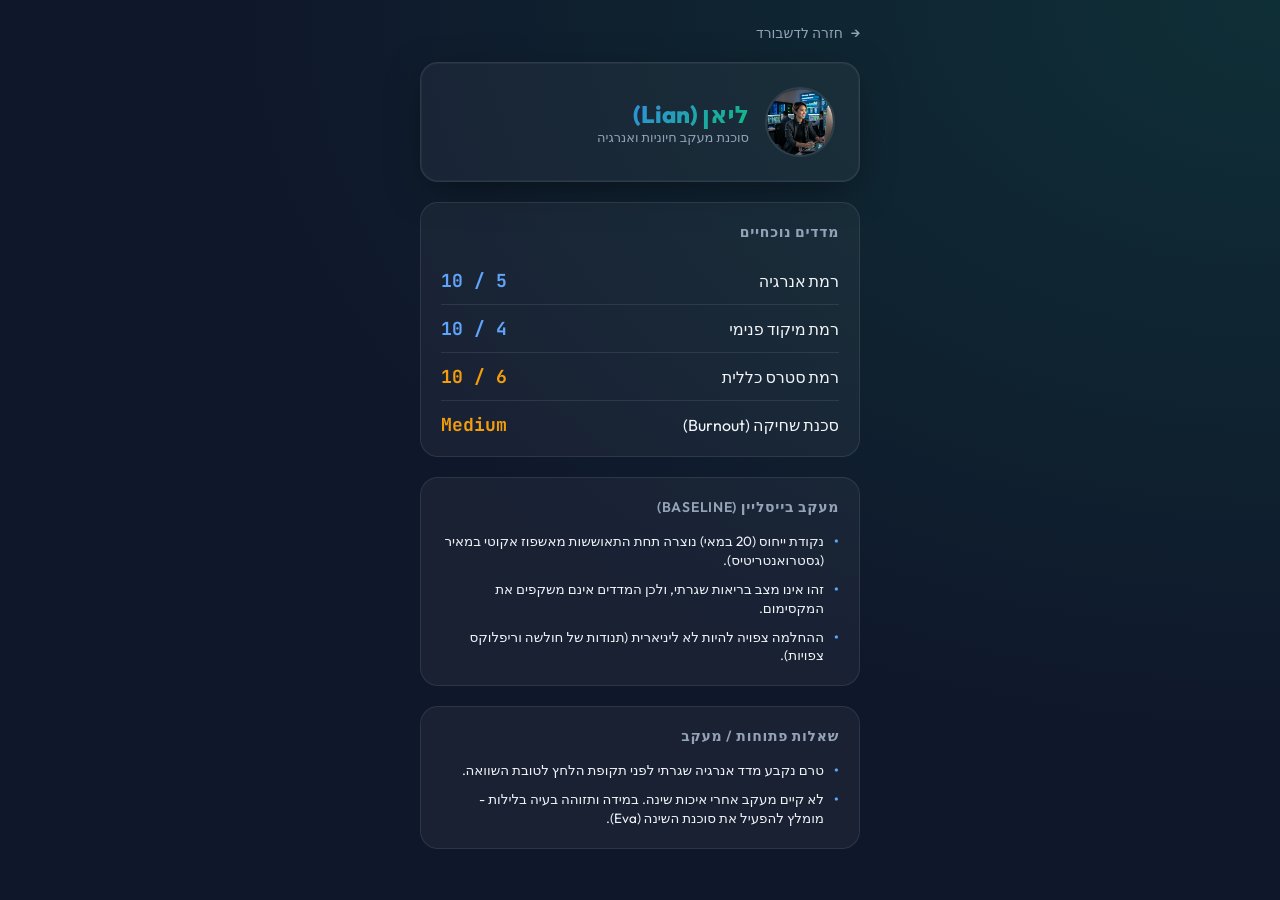
<file: ui/lian.html>
<!DOCTYPE html>
<html lang="he" dir="rtl">
<head>
  <meta charset="UTF-8" />
  <meta name="viewport" content="width=device-width, initial-scale=1.0, viewport-fit=cover" />
  <title>Lian · ניטור אנרגיה</title>
  <link href="https://fonts.googleapis.com/css2?family=Outfit:wght@300;400;500;600;700;800&family=JetBrains+Mono:wght@400;600&display=swap" rel="stylesheet" />
  <link rel="stylesheet" href="shared-agent.css" />
  <style>
    :root {
      --grad-primary: linear-gradient(135deg, #3b82f6 0%, #10b981 100%);
    }
    body { background-image: radial-gradient(ellipse at top right, rgba(16, 185, 129, 0.15), transparent 60%); }
    .agent-name { background: var(--grad-primary); -webkit-background-clip: text; color: transparent; }
    
    .metric { display: flex; justify-content: space-between; align-items: center; padding: 12px 0; border-bottom: 1px solid var(--border); }
    .metric:last-child { border-bottom: none; padding-bottom: 0; }
    .metric-val { font-family: 'JetBrains Mono', monospace; font-size: 18px; font-weight: 700; color: var(--blue); }
    .metric-val.warn { color: var(--warning); }
    
    .bullet-list li::before { content: '•'; color: var(--blue); font-weight: bold; }
  </style>
</head>
<body>
  <div class="app">
    <a href="index.html" class="back-btn">חזרה לדשבורד</a>
    
    <div class="header">
      <img src="assets/agent_lian.png" alt="Lian" class="agent-img">
      <div>
        <div class="agent-name">ליאן (Lian)</div>
        <div class="agent-role">סוכנת מעקב חיוניות ואנרגיה</div>
      </div>
    </div>

    <div class="card">
      <div class="card-title">מדדים נוכחיים</div>
      <div class="metric"><span>רמת אנרגיה</span><span class="metric-val">5 / 10</span></div>
      <div class="metric"><span>רמת מיקוד פנימי</span><span class="metric-val">4 / 10</span></div>
      <div class="metric"><span>רמת סטרס כללית</span><span class="metric-val warn">6 / 10</span></div>
      <div class="metric"><span>סכנת שחיקה (Burnout)</span><span class="metric-val warn">Medium</span></div>
    </div>

    <div class="card">
      <div class="card-title">מעקב בייסליין (Baseline)</div>
      <ul class="bullet-list">
        <li>נקודת ייחוס (20 במאי) נוצרה תחת התאוששות מאשפוז אקוטי במאיר (גסטרואנטריטיס).</li>
        <li>זהו אינו מצב בריאות שגרתי, ולכן המדדים אינם משקפים את המקסימום.</li>
        <li>ההחלמה צפויה להיות לא ליניארית (תנודות של חולשה וריפלוקס צפויות).</li>
      </ul>
    </div>

    <div class="card">
      <div class="card-title">שאלות פתוחות / מעקב</div>
      <ul class="bullet-list">
        <li>טרם נקבע מדד אנרגיה שגרתי לפני תקופת הלחץ לטובת השוואה.</li>
        <li>לא קיים מעקב אחרי איכות שינה. במידה ותזוהה בעיה בלילות - מומלץ להפעיל את סוכנת השינה (Eva).</li>
      </ul>
    </div>
  </div>
</body>
</html>
</file>
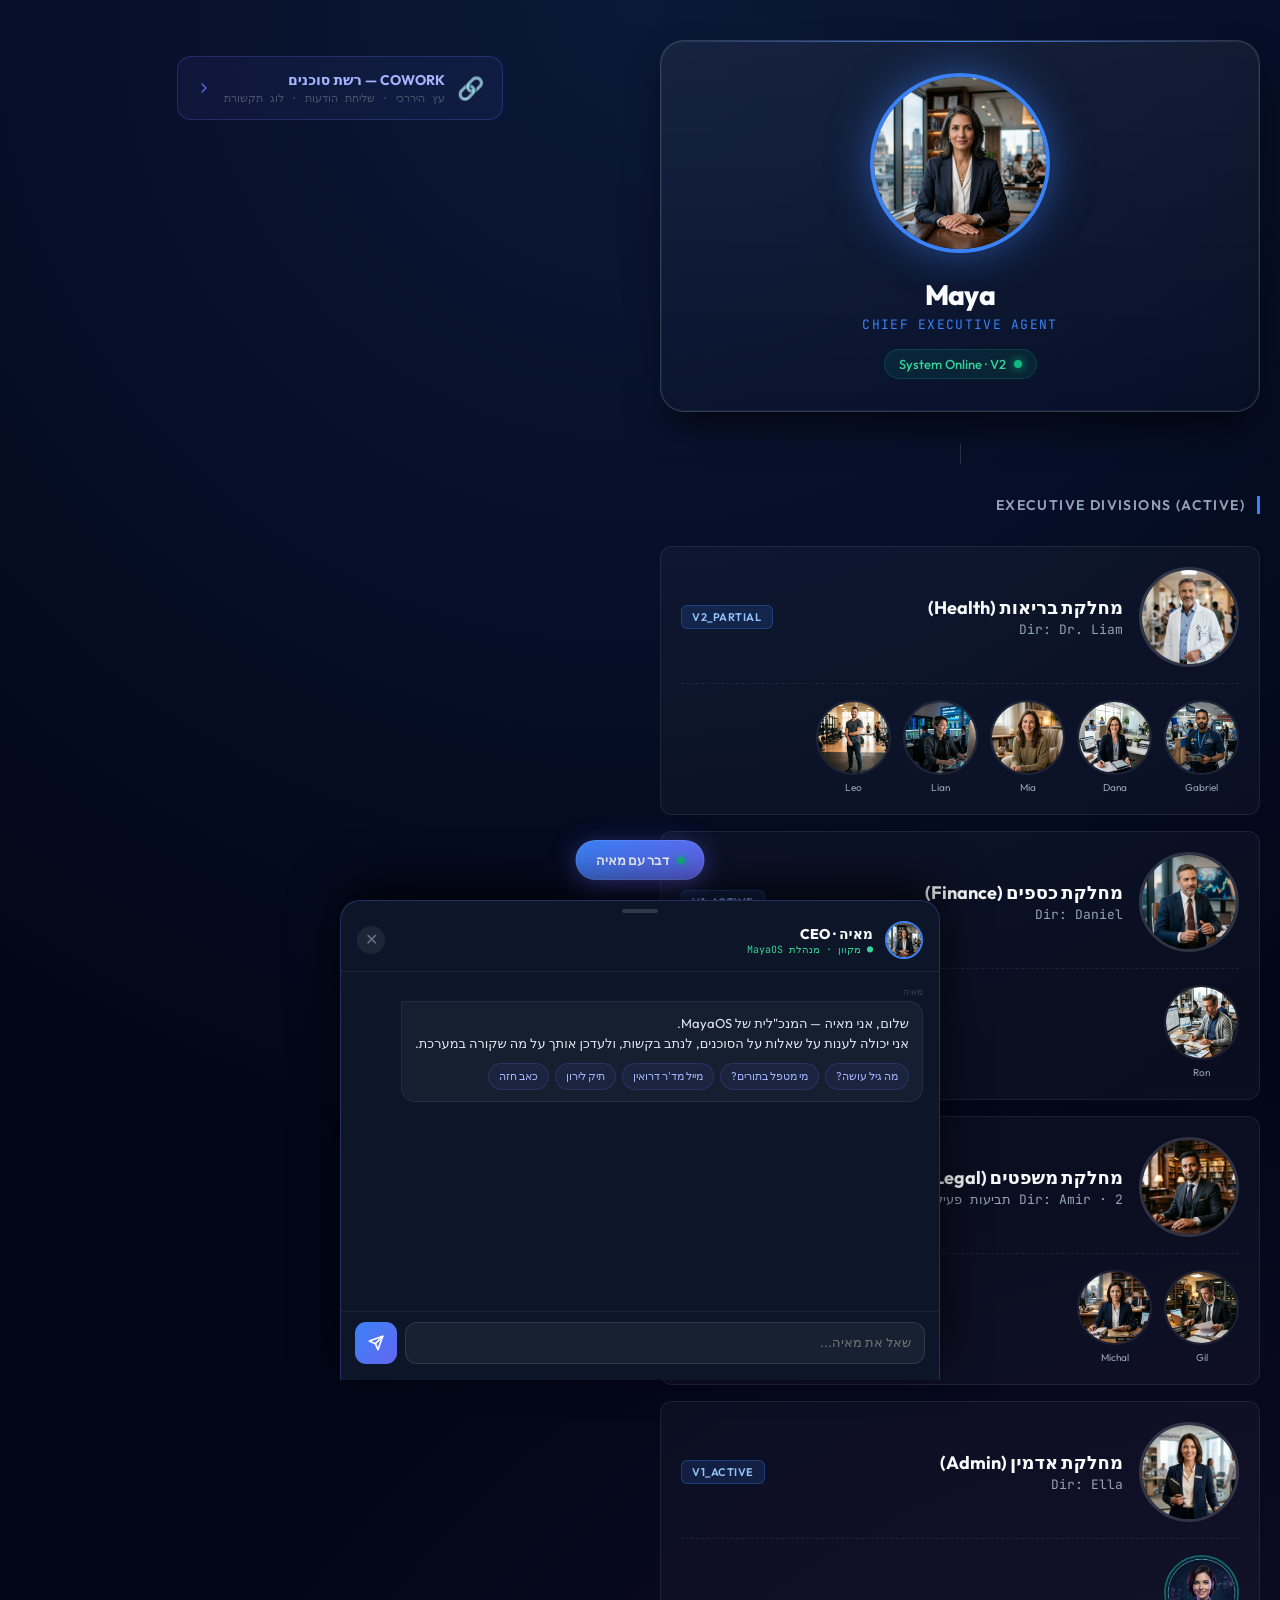
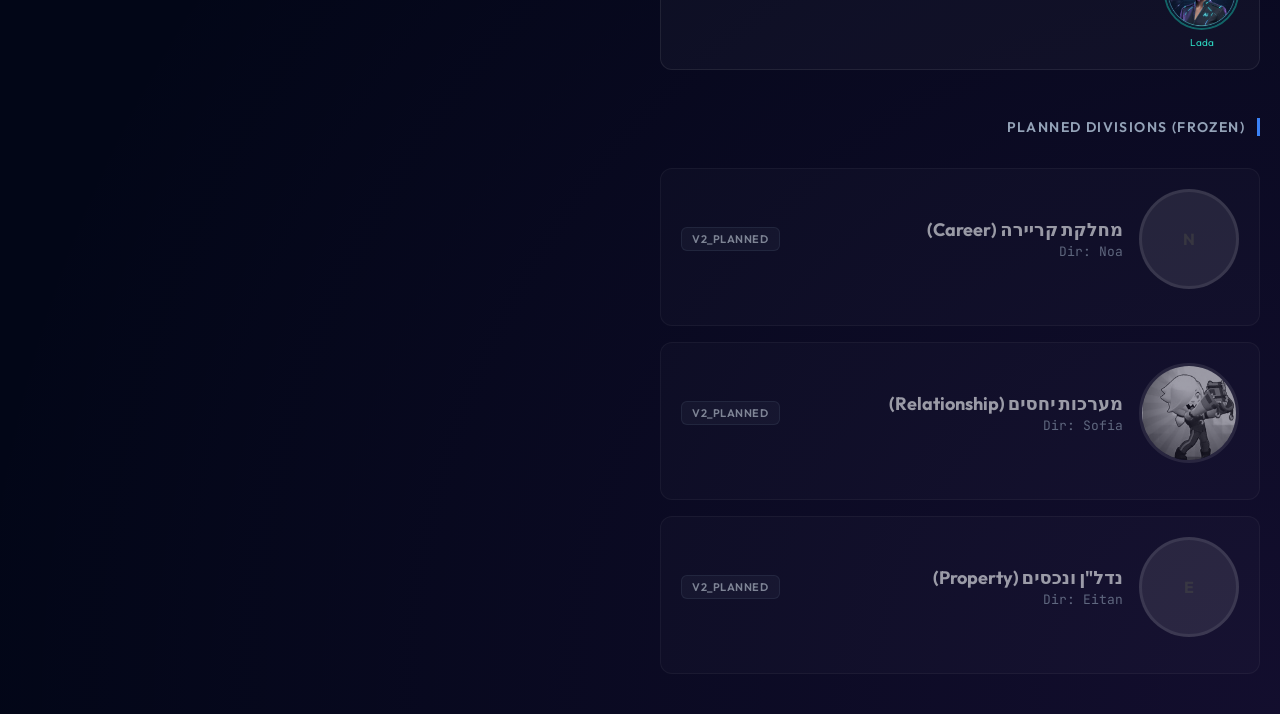
<file: ui/maya.html>
<!DOCTYPE html>
<html lang="he" dir="rtl">
<head>
  <meta charset="UTF-8" />
  <meta name="viewport" content="width=device-width, initial-scale=1.0, viewport-fit=cover" />
  <meta name="theme-color" content="#0f172a" />
  <title>MayaOS · חמ"ל מערכת ליבה</title>
  <link rel="preconnect" href="https://fonts.googleapis.com" />
  <link rel="preconnect" href="https://fonts.gstatic.com" crossorigin />
  <link href="https://fonts.googleapis.com/css2?family=Outfit:wght@300;400;500;600;700;800&family=JetBrains+Mono:wght@400;600&display=swap" rel="stylesheet" />
    <link rel="manifest" href="/manifest.json">
    <meta name="mobile-web-app-capable" content="yes">
    <meta name="apple-mobile-web-app-capable" content="yes">
    <meta name="apple-mobile-web-app-status-bar-style" content="black-translucent">
    <meta name="apple-mobile-web-app-title" content="MayaOS">
    <link rel="apple-touch-icon" href="/icon-192.png">
    <script>if('serviceWorker' in navigator){window.addEventListener('load',()=>navigator.serviceWorker.register('/sw.js').catch(e=>console.warn('SW:',e)));}</script></script>
  <style>
    :root {
      --bg-0: #020617;
      --bg-1: #0f172a;
      --panel: rgba(255, 255, 255, 0.03);
      --panel-hover: rgba(255, 255, 255, 0.06);
      --border: rgba(255, 255, 255, 0.08);
      --border-strong: rgba(255, 255, 255, 0.15);
      --text: #f8fafc;
      --text-muted: #94a3b8;
      --text-dim: #475569;
      --accent: #3b82f6;
      --accent-glow: rgba(59, 130, 246, 0.5);
      --success: #10b981;
      --frozen: #64748b;
      --radius: 24px;
      --radius-sm: 12px;
      --shadow-card: 0 20px 40px -10px rgba(0, 0, 0, 0.7), 0 0 0 1px rgba(255, 255, 255, 0.05) inset;
    }

    * { box-sizing: border-box; margin: 0; padding: 0; }

    body {
      font-family: 'Outfit', system-ui, sans-serif;
      background: var(--bg-0);
      color: var(--text);
      min-height: 100vh;
      display: flex;
      justify-content: center;
      padding: 40px 20px;
      background-image: 
        radial-gradient(circle at 50% 0%, rgba(59, 130, 246, 0.15) 0%, transparent 50%),
        radial-gradient(circle at 100% 100%, rgba(168, 85, 247, 0.1) 0%, transparent 50%);
    }

    .app {
      width: 100%;
      max-width: 600px;
      display: flex;
      flex-direction: column;
      gap: 32px;
    }

    /* ─── CEO HEADER ─── */
    .ceo-card {
      background: linear-gradient(180deg, rgba(255,255,255,0.05) 0%, rgba(255,255,255,0.01) 100%);
      border: 1px solid var(--border-strong);
      border-radius: var(--radius);
      padding: 32px;
      text-align: center;
      box-shadow: var(--shadow-card);
      position: relative;
      overflow: hidden;
    }

    .ceo-card::before {
      content: '';
      position: absolute;
      top: 0; left: 0; right: 0; height: 1px;
      background: linear-gradient(90deg, transparent, var(--accent), transparent);
    }

    .ceo-avatar {
      width: 180px;
      height: 180px;
      border-radius: 50%;
      object-fit: cover;
      border: 4px solid var(--accent);
      box-shadow: 0 0 40px var(--accent-glow);
      margin-bottom: 20px;
    }

    .ceo-title {
      font-size: 28px;
      font-weight: 800;
      letter-spacing: -0.02em;
      margin-bottom: 4px;
    }

    .ceo-subtitle {
      font-family: 'JetBrains Mono', monospace;
      font-size: 13px;
      color: var(--accent);
      letter-spacing: 0.1em;
      text-transform: uppercase;
      margin-bottom: 16px;
    }

    .ceo-status {
      display: inline-flex;
      align-items: center;
      gap: 8px;
      padding: 6px 14px;
      background: rgba(16, 185, 129, 0.1);
      border: 1px solid rgba(16, 185, 129, 0.2);
      border-radius: 999px;
      font-size: 13px;
      color: #34d399;
      font-weight: 500;
    }

    .status-dot {
      width: 8px; height: 8px;
      border-radius: 50%;
      background: var(--success);
      box-shadow: 0 0 10px var(--success);
      animation: pulse 2s infinite;
    }

    @keyframes pulse {
      0% { opacity: 1; transform: scale(1); }
      50% { opacity: 0.5; transform: scale(1.5); }
      100% { opacity: 1; transform: scale(1); }
    }

    /* ─── SECTIONS ─── */
    .section-title {
      font-size: 14px;
      font-weight: 600;
      color: var(--text-muted);
      text-transform: uppercase;
      letter-spacing: 0.1em;
      margin-bottom: 16px;
      padding-right: 12px;
      border-right: 3px solid var(--accent);
    }

    .divisions-grid {
      display: flex;
      flex-direction: column;
      gap: 16px;
    }

    /* ─── DIVISION CARDS ─── */
    .division {
      background: var(--panel);
      border: 1px solid var(--border);
      border-radius: var(--radius-sm);
      padding: 20px;
      transition: all 0.3s ease;
      cursor: pointer;
    }

    .division:hover {
      background: var(--panel-hover);
      border-color: var(--border-strong);
      transform: translateY(-2px);
    }

    .div-header {
      display: flex;
      align-items: center;
      gap: 16px;
      margin-bottom: 16px;
    }

    .exec-avatar {
      width: 100px;
      height: 100px;
      border-radius: 50%;
      object-fit: cover;
      border: 3px solid var(--border-strong);
    }

    .div-info { flex: 1; }

    .div-name {
      font-size: 18px;
      font-weight: 700;
      margin-bottom: 2px;
    }

    .div-exec-name {
      font-size: 13px;
      color: var(--text-muted);
      font-family: 'JetBrains Mono', monospace;
    }

    .div-badge {
      padding: 4px 10px;
      border-radius: 6px;
      font-size: 11px;
      font-weight: 600;
      letter-spacing: 0.05em;
    }

    .badge-active { background: rgba(59, 130, 246, 0.15); color: #93c5fd; border: 1px solid rgba(59, 130, 246, 0.3); }
    .badge-partial { background: rgba(245, 158, 11, 0.15); color: #fcd34d; border: 1px solid rgba(245, 158, 11, 0.3); }
    .badge-frozen { background: rgba(100, 116, 139, 0.15); color: #cbd5e1; border: 1px solid rgba(100, 116, 139, 0.3); }

    .sub-agents {
      display: flex;
      flex-wrap: wrap;
      gap: 12px;
      padding-top: 16px;
      border-top: 1px dashed var(--border);
    }

    .sub-agent {
      display: flex;
      flex-direction: column;
      align-items: center;
      gap: 6px;
    }

    .sub-agent img {
      width: 75px;
      height: 75px;
      border-radius: 50%;
      object-fit: cover;
      border: 2px solid var(--border);
      transition: transform 0.2s;
    }

    .sub-agent:hover img {
      transform: scale(1.1);
      border-color: var(--accent);
    }

    .sub-agent-name {
      font-size: 10px;
      color: var(--text-muted);
    }

    /* ─── FROZEN ─── */
    .division.frozen {
      opacity: 0.6;
      cursor: not-allowed;
    }
    .division.frozen:hover {
      transform: none;
      background: var(--panel);
    }

    .frozen .exec-avatar { filter: grayscale(100%); }

    /* Custom connection lines */
    .connector {
      text-align: center;
      color: var(--border-strong);
      height: 20px;
      display: flex;
      justify-content: center;
    }
    .connector::after {
      content: '';
      width: 1px;
      height: 100%;
      background: var(--border-strong);
    }
  </style>
</head>
<body>

  <div class="app">

    <!-- CEO -->
    <div class="ceo-card">
      <img src="assets/agent_maya.png" class="ceo-avatar" alt="Maya CEO">
      <div class="ceo-title">Maya</div>
      <div class="ceo-subtitle">Chief Executive Agent</div>
      <div class="ceo-status">
        <div class="status-dot"></div>
        System Online · V2
      </div>
    </div>

    <div class="connector"></div>

    <!-- Active Divisions -->
    <div class="divisions-grid">
      <h2 class="section-title">Executive Divisions (Active)</h2>

      <!-- Health -->
      <div class="division" onclick="window.location.href='index.html'">
        <div class="div-header">
          <img src="assets/agent_dr_liam.png" class="exec-avatar" alt="Dr. Liam">
          <div class="div-info">
            <div class="div-name">מחלקת בריאות (Health)</div>
            <div class="div-exec-name">Dir: Dr. Liam</div>
          </div>
          <div class="div-badge badge-active">V2_PARTIAL</div>
        </div>
        <div class="sub-agents">
          <div class="sub-agent"><img src="assets/agent_gabriel.png" title="Gabriel"><span class="sub-agent-name">Gabriel</span></div>
          <div class="sub-agent"><img src="assets/agent_dana.png" title="Dana"><span class="sub-agent-name">Dana</span></div>
          <div class="sub-agent"><img src="assets/agent_mia.png" title="Mia"><span class="sub-agent-name">Mia</span></div>
          <div class="sub-agent"><img src="assets/agent_lian.png" title="Lian"><span class="sub-agent-name">Lian</span></div>
          <div class="sub-agent"><img src="assets/agent_leo.png" title="Leo"><span class="sub-agent-name">Leo</span></div>
        </div>
      </div>

      <!-- Finance -->
      <div class="division" style="cursor:default;">
        <div class="div-header">
          <img src="assets/agent_daniel.png" class="exec-avatar" alt="Daniel">
          <div class="div-info">
            <div class="div-name">מחלקת כספים (Finance)</div>
            <div class="div-exec-name">Dir: Daniel</div>
          </div>
          <div class="div-badge badge-active">V1_ACTIVE</div>
        </div>
        <div class="sub-agents">
          <div class="sub-agent"><img src="assets/agent_ron.png" title="Ron"><span class="sub-agent-name">Ron</span></div>
        </div>
      </div>

      <!-- Legal -->
      <div class="division" onclick="window.location.href='legal.html'" style="cursor:pointer;">
        <div class="div-header">
          <img src="assets/agent_amir.png" class="exec-avatar" alt="Amir">
          <div class="div-info">
            <div class="div-name">מחלקת משפטים (Legal)</div>
            <div class="div-exec-name">Dir: Amir · 2 תביעות פעילות</div>
          </div>
          <div class="div-badge badge-active">V2_PARTIAL</div>
        </div>
        <div class="sub-agents">
          <div class="sub-agent" onclick="event.stopPropagation();window.location.href='gil.html'" style="cursor:pointer;">
            <img src="assets/agent_gil.png" title="Gil — תיק לירון">
            <span class="sub-agent-name">Gil</span>
          </div>
          <div class="sub-agent" onclick="event.stopPropagation();window.location.href='michal.html'" style="cursor:pointer;">
            <img src="assets/agent_michal.png" title="Michal — תביעה כנגד הצבא">
            <span class="sub-agent-name">Michal</span>
          </div>
        </div>
      </div>

      <!-- Admin -->
      <div class="division" onclick="window.location.href='mazkirah.html'">
        <div class="div-header">
          <img src="assets/agent_ella.png" class="exec-avatar" alt="Ella">
          <div class="div-info">
            <div class="div-name">מחלקת אדמין (Admin)</div>
            <div class="div-exec-name">Dir: Ella</div>
          </div>
          <div class="div-badge badge-active">V1_ACTIVE</div>
        </div>
        <div class="sub-agents">
          <div class="sub-agent">
            <img src="assets/agent_mazkirah.png" title="Lada — מזכירה קולית" style="border-color: rgba(20,184,166,.5);">
            <span class="sub-agent-name" style="color:#2dd4bf;">Lada</span>
          </div>
        </div>
      </div>

    </div>

    <!-- Frozen Divisions -->
    <div class="divisions-grid" style="margin-top: 16px;">
      <h2 class="section-title">Planned Divisions (Frozen)</h2>

      <div class="division frozen">
        <div class="div-header">
          <div class="exec-avatar" style="background: var(--border-strong); display:flex; align-items:center; justify-content:center; color: var(--text-dim); font-weight: bold;">N</div>
          <div class="div-info">
            <div class="div-name">מחלקת קריירה (Career)</div>
            <div class="div-exec-name">Dir: Noa</div>
          </div>
          <div class="div-badge badge-frozen">V2_PLANNED</div>
        </div>
      </div>

      <div class="division frozen">
        <div class="div-header">
          <img src="assets/agent_sofia.png?v=2" class="exec-avatar" alt="Sofia">
          <div class="div-info">
            <div class="div-name">מערכות יחסים (Relationship)</div>
            <div class="div-exec-name">Dir: Sofia</div>
          </div>
          <div class="div-badge badge-frozen">V2_PLANNED</div>
        </div>
      </div>
      
      <div class="division frozen">
        <div class="div-header">
          <div class="exec-avatar" style="background: var(--border-strong); display:flex; align-items:center; justify-content:center; color: var(--text-dim); font-weight: bold;">E</div>
          <div class="div-info">
            <div class="div-name">נדל"ן ונכסים (Property)</div>
            <div class="div-exec-name">Dir: Eitan</div>
          </div>
          <div class="div-badge badge-frozen">V2_PLANNED</div>
        </div>
      </div>

    </div>

  </div>

  <!-- COWORK BUTTON -->
  <div style="max-width:480px;margin:16px auto 0;padding:0 16px;">
    <a href="cowork.html" style="display:flex;align-items:center;justify-content:space-between;gap:12px;padding:14px 18px;border-radius:14px;background:rgba(99,102,241,.08);border:1px solid rgba(99,102,241,.25);text-decoration:none;transition:all .2s;" onmouseover="this.style.background='rgba(99,102,241,.14)'" onmouseout="this.style.background='rgba(99,102,241,.08)'">
      <div style="display:flex;align-items:center;gap:12px;">
        <span style="font-size:22px;">🔗</span>
        <div>
          <div style="font-size:14px;font-weight:700;color:#a5b4fc;">COWORK — רשת סוכנים</div>
          <div style="font-size:11px;color:#475569;font-family:'JetBrains Mono',monospace;margin-top:2px;">עץ היררכי · שליחת הודעות · לוג תקשורת</div>
        </div>
      </div>
      <svg width="16" height="16" viewBox="0 0 24 24" fill="none" stroke="#6366f1" stroke-width="2" stroke-linecap="round" stroke-linejoin="round"><path d="m9 18 6-6-6-6"/></svg>
    </a>
  </div>

</div><!-- /app -->

<!-- ══ MAYA CHAT ══ -->
<style>
  .mfab {
    position:fixed; bottom:20px; left:50%; transform:translateX(-50%);
    z-index:900; display:flex; align-items:center; gap:9px;
    padding:12px 20px; border-radius:999px;
    background:linear-gradient(135deg,#3b82f6,#6366f1);
    color:#fff; font-family:'Outfit',sans-serif; font-size:13px; font-weight:700;
    cursor:pointer; border:none;
    box-shadow:0 6px 24px rgba(99,102,241,.5),0 0 0 1px rgba(255,255,255,.1) inset;
    transition:all .2s;
  }
  .mfab:hover{transform:translateX(-50%) translateY(-2px);box-shadow:0 10px 32px rgba(99,102,241,.6);}
  .mfab-dot{width:7px;height:7px;border-radius:50%;background:#10b981;box-shadow:0 0 6px #10b981;animation:pulse 2s infinite;}

  /* Bottom drawer — fixed height, never fullscreen */
  .mdrawer {
    position:fixed; bottom:0; left:50%; transform:translateX(-50%);
    width:100%; max-width:600px; z-index:950;
    height:480px; max-height:70vh;
    background:#0c1628;
    border:1px solid rgba(99,102,241,.3); border-bottom:none;
    border-radius:20px 20px 0 0;
    display:flex; flex-direction:column;
    box-shadow:0 -16px 48px rgba(0,0,0,.7);
    transform:translateX(-50%) translateY(100%);
    transition:transform .3s cubic-bezier(.32,1,.28,1);
    will-change:transform;
  }
  .mdrawer.open{transform:translateX(-50%) translateY(0);}

  /* Drag handle */
  .mhandle{
    height:20px; display:flex; align-items:center; justify-content:center;
    cursor:pointer; flex-shrink:0;
  }
  .mhandle-bar{width:36px;height:4px;border-radius:2px;background:rgba(255,255,255,.15);}

  .mheader{
    display:flex; align-items:center; gap:12px;
    padding:0 16px 12px; flex-shrink:0;
    border-bottom:1px solid rgba(255,255,255,.06);
  }
  .mavatar{width:38px;height:38px;border-radius:50%;border:2px solid #3b82f6;object-fit:cover;flex-shrink:0;}
  .mname{font-size:14px;font-weight:800;flex:1;}
  .mstatus{font-size:10px;color:#34d399;font-family:'JetBrains Mono',monospace;}
  .mclose{
    width:28px;height:28px;border-radius:50%;border:none;
    background:rgba(255,255,255,.07);color:#64748b;
    font-size:16px;cursor:pointer;display:flex;align-items:center;justify-content:center;
    transition:all .15s;flex-shrink:0;line-height:1;
  }
  .mclose:hover{background:rgba(239,68,68,.15);color:#fca5a5;}

  .mchat{
    flex:1;overflow-y:auto;padding:14px 16px;
    display:flex;flex-direction:column;gap:10px;
    scrollbar-width:thin;scrollbar-color:rgba(99,102,241,.2) transparent;
  }

  .mu{
    align-self:flex-end;
    background:linear-gradient(135deg,#3b82f6,#6366f1);
    color:#fff;padding:9px 13px;
    border-radius:14px 14px 3px 14px;
    font-size:13px;max-width:82%;line-height:1.45;word-break:break-word;
  }
  .mm{align-self:flex-start;max-width:96%;}
  .mlabel{font-size:9px;font-family:'JetBrains Mono',monospace;color:#334155;margin-bottom:3px;}
  .mbubble{
    background:rgba(255,255,255,.04);border:1px solid rgba(255,255,255,.07);
    border-radius:3px 14px 14px 14px;padding:11px 13px;
    font-size:13px;line-height:1.55;color:#e2e8f0;
  }
  .mcard{
    margin-top:9px;border-radius:10px;border:1px solid;
    padding:10px 12px;font-size:12px;line-height:1.5;
  }
  .mcard.critical{background:rgba(239,68,68,.07);border-color:rgba(239,68,68,.3);}
  .mcard.health{background:rgba(16,185,129,.05);border-color:rgba(16,185,129,.2);}
  .mcard.legal{background:rgba(245,158,11,.05);border-color:rgba(245,158,11,.2);}
  .mcard.info{background:rgba(99,102,241,.05);border-color:rgba(99,102,241,.2);}
  .mcard-title{font-weight:700;font-size:12px;margin-bottom:7px;}
  .mrow{display:flex;gap:6px;padding:2px 0;align-items:flex-start;}
  .mkey{color:#475569;min-width:52px;flex-shrink:0;font-family:'JetBrains Mono',monospace;font-size:10px;}
  .mval{color:#f1f5f9;flex:1;}
  .mtag{display:inline-flex;align-items:center;gap:4px;margin-top:6px;padding:3px 9px;border-radius:999px;font-size:11px;font-weight:700;}
  .mtag.ok{background:rgba(16,185,129,.1);border:1px solid rgba(16,185,129,.2);color:#6ee7b7;}
  .mtag.fyi{background:rgba(99,102,241,.08);border:1px solid rgba(99,102,241,.2);color:#a5b4fc;}

  .typing-dots{display:flex;gap:4px;align-items:center;padding:2px 0;}
  .typing-dots span{width:5px;height:5px;border-radius:50%;background:#6366f1;animation:blink 1.2s infinite;}
  .typing-dots span:nth-child(2){animation-delay:.2s;}
  .typing-dots span:nth-child(3){animation-delay:.4s;}
  @keyframes blink{0%,100%{opacity:.15}50%{opacity:1}}

  .minput-wrap{
    padding:10px 14px 16px;
    border-top:1px solid rgba(255,255,255,.06);
    display:flex;gap:8px;align-items:flex-end;flex-shrink:0;
  }
  .minput{
    flex:1;background:rgba(255,255,255,.05);
    border:1px solid rgba(255,255,255,.1);border-radius:12px;
    color:#f1f5f9;font-family:'Outfit',sans-serif;font-size:13px;
    padding:10px 13px;outline:none;resize:none;
    min-height:42px;max-height:90px;line-height:1.4;
    transition:border-color .2s;direction:rtl;
  }
  .minput:focus{border-color:rgba(99,102,241,.5);}
  .msend{
    width:42px;height:42px;border-radius:11px;border:none;
    background:linear-gradient(135deg,#3b82f6,#6366f1);
    color:#fff;cursor:pointer;display:flex;align-items:center;justify-content:center;
    transition:all .2s;flex-shrink:0;
  }
  .msend:hover{transform:scale(1.05);}
  .msend:active{transform:scale(.95);}
  .mhint{display:flex;gap:6px;flex-wrap:wrap;margin-top:8px;}
  .mhint-chip{
    padding:4px 10px;border-radius:999px;font-size:11px;cursor:pointer;
    background:rgba(99,102,241,.08);border:1px solid rgba(99,102,241,.2);color:#a5b4fc;
    transition:all .15s;font-family:'Outfit',sans-serif;
  }
  .mhint-chip:hover{background:rgba(99,102,241,.15);}

  @keyframes fadeStep { from{opacity:0;transform:translateY(6px)} to{opacity:1;transform:translateY(0)} }
  .chain-wrap { display:flex;flex-direction:column;gap:5px;margin-bottom:2px; }
</style>

<button class="mfab" onclick="mOpen()" id="maya-fab">
  <div class="mfab-dot"></div>
  דבר עם מאיה
</button>

<div class="mdrawer" id="mdrawer">
  <div class="mhandle" onclick="mClose()"><div class="mhandle-bar"></div></div>
  <div class="mheader">
    <img class="mavatar" src="assets/agent_maya.png" alt="Maya"
         onerror="this.src='data:image/svg+xml,<svg xmlns=%22http://www.w3.org/2000/svg%22 width=%2238%22 height=%2238%22><rect width=%2238%22 height=%2238%22 rx=%2219%22 fill=%22%233b82f6%22/><text x=%2219%22 y=%2225%22 text-anchor=%22middle%22 fill=%22white%22 font-size=%2215%22>מ</text></svg>'">
    <div style="flex:1">
      <div class="mname">מאיה · CEO</div>
      <div class="mstatus">● מקוון · מנהלת MayaOS</div>
    </div>
    <button class="mclose" onclick="mClose()">✕</button>
  </div>

  <div class="mchat" id="mchat">
    <div class="mm">
      <div class="mlabel">מאיה</div>
      <div class="mbubble">
        שלום, אני מאיה — המנכ"לית של MayaOS.<br>
        אני יכולה לענות על שאלות על הסוכנים, לנתב בקשות, ולעדכן אותך על מה שקורה במערכת.
        <div class="mhint" style="margin-top:10px;">
          <span class="mhint-chip" onclick="mAsk('מה גיל עושה?')">מה גיל עושה?</span>
          <span class="mhint-chip" onclick="mAsk('מי מטפל בתורים?')">מי מטפל בתורים?</span>
          <span class="mhint-chip" onclick="mAsk('יש מייל מד\'ר דרואין')">מייל מד'ר דרואין</span>
          <span class="mhint-chip" onclick="mAsk('מה הסטטוס של תיק לירון?')">תיק לירון</span>
          <span class="mhint-chip" onclick="mAsk('כאב חזה')">כאב חזה</span>
        </div>
      </div>
    </div>
  </div>

  <div class="minput-wrap">
    <textarea class="minput" id="minput" placeholder="שאל את מאיה..." rows="1"
      onkeydown="mKey(event)" oninput="mResize(this)"></textarea>
    <button class="msend" onclick="mSend()">
      <svg width="16" height="16" viewBox="0 0 24 24" fill="none" stroke="currentColor" stroke-width="2.5" stroke-linecap="round" stroke-linejoin="round"><line x1="22" y1="2" x2="11" y2="13"/><polygon points="22 2 15 22 11 13 2 9 22 2"/></svg>
    </button>
  </div>
</div>

<script>
// ══════════════════════════════════
// AGENT KNOWLEDGE BASE
// ══════════════════════════════════
const KB = {
  maya:    { name:'Maya',     role:'CEO — מנכ"לית MayaOS',             division:'ceo',     tier:0, manager:null,
    desc:'מאיה היא המנכ"לית. מקבלת דיווחים מכל מנהלי המחלקות, מנתבת בקשות, מפקחת על הרשת.',
    status:'online · supervising all divisions',
    responsibilities:['ניתוב בקשות','קבלת דיווחים מ-Dr.Liam ואמיר','פיקוח על הרשת','CEO override'], page:'maya.html' },

  dr_liam: { name:'Dr. Liam', role:'מנהל מחלקת בריאות',               division:'health',  tier:1, manager:'maya',
    desc:"מסנתז מידע רפואי מגבריאל, דנה, מיה, ליאן וליאו. מדווח למאיה.",
    status:'synthesizing health division',
    responsibilities:['סינתזת מידע בריאותי','ניהול 5 sub-agents','דיווח למאיה'], page:'health.html',
    reports:['gabriel','dana','mia','lian','leo'] },

  amir:    { name:'Amir',     role:'CLO — מנהל מחלקת משפטים',         division:'legal',   tier:1, manager:'maya',
    desc:'מנהל גיל ומיכל, מסנתז שני תיקים משפטיים, מדווח למאיה.',
    status:'coordinating 2 active legal tracks',
    responsibilities:['סינתזת מצב משפטי','ניהול גיל ומיכל','אסטרטגיה','דיווח למאיה'], page:'amir.html',
    reports:['gil','michal'] },

  gabriel: { name:'Gabriel',  role:'חירום רפואי · Triage',             division:'health',  tier:2, manager:'dr_liam',
    desc:'סוכן החירום — pre-screen מילות מפתח, מסמן אירועים דחופים.',
    status:'monitoring for emergency keywords',
    responsibilities:['זיהוי חירום','pre-screen','תיעוד אירועים רפואיים','התראה מיידית'],
    triggers:['כאב חזה','מכחיל','קוצר נשימה','התעלף'], page:'gabriel.html' },

  dana:    { name:'Dana',     role:'ניהול תורים ומסמכים',              division:'health',  tier:2, manager:'dr_liam',
    desc:'מנהלת תורים, בדיקות ומסמכים. מחשבת ימים שנותרו ומזהה gaps.',
    status:'tracking 2 pending appointments',
    responsibilities:['קביעת תורים','מעקב מסמכים','חישוב days remaining','זיהוי gaps'],
    triggers:['תור','רופא','קביעה','בדיקה'], page:'dana.html' },

  mia:     { name:'Mia',      role:'ויסות סטרס ורגש',                  division:'health',  tier:2, manager:'dr_liam',
    desc:'עוקבת אחרי סטרס, מזהה מתאמים. cross-link עם גיל ומיכל.',
    status:'monitoring stress correlations',
    responsibilities:['ניטור סטרס','זיהוי מתאמים','cross-link עם גיל/מיכל','המלצות'],
    cross_links:['gil','michal'], page:'mia.html' },

  lian:    { name:'Lian',     role:'ניטור אנרגיה',                     division:'health',  tier:2, manager:'dr_liam',
    desc:'עוקבת אחרי אנרגיה, ריכוז ועייפות — readings רציפים.',
    status:'collecting energy readings',
    responsibilities:['readings אנרגיה/סטרס/פוקוס','זיהוי מגמות','דיווח ל-Dr.Liam'],
    triggers:['אנרגיה','עייפות','ריכוז'], page:'lian.html' },

  leo:     { name:'Leo',      role:'אורח חיים בריא',                   division:'health',  tier:2, manager:'dr_liam',
    desc:'עוקב אחרי כושר, תזונה ומדיטציה. מציע YouTube links יומיים.',
    status:'tracking fitness & meditation',
    responsibilities:['מעקב כושר','תזונה','מדיטציה יומית','YouTube links'],
    triggers:['אימון','כושר','תזונה','מדיטציה'], page:'leo.html' },

  gil:     { name:'Gil',      role:'תיק משפחה · כנגד לירון',           division:'legal',   tier:2, manager:'amir',
    desc:'מנהל תיק מול לירון (אמא של איילה). 3 מסלולים: משמורת 7:7, ביטול מזונות, טיפול לאיילה.',
    status:'3 active tracks · waiting for court date',
    responsibilities:[
      'מסלול A: משמורת 7:7 — תביעה הוגשה',
      'מסלול B: מזונות — חומר מוכן לברומר',
      'מסלול C: טיפול לאיילה — ממתין ללירון',
      'ניתוח Gmail · Drive · WhatsApp'
    ],
    current_status:'סעיף ג\' חתום. תביעה הוגשה. אין תאריך דיון.',
    cross_links:['mia','dr_liam'],
    special:'CEO override: Gmail + Drive + WhatsApp access', page:'gil.html' },

  michal:  { name:'Michal',   role:'תיק IDF · תביעה צבאית',           division:'legal',   tier:2, manager:'amir',
    desc:'מנהלת תיק מול הצבא — הכרה כנפגע טראומה. מתואמת עם Dr.Liam.',
    status:'collecting psychiatric documentation',
    responsibilities:[
      'תיעוד רפואי לתביעה',
      'קשר עם פסיכיאטר (חוות דעת הוזמנה)',
      'עבודה עם עורכת דין',
      'cross-link Dr.Liam + מיה'
    ],
    current_status:'חוות דעת פסיכיאטר הוזמנה. ממתין לקבלה.',
    cross_links:['dr_liam','mia'], page:'michal.html' },

  daniel:  { name:'Daniel',   role:'מנהל כספים (V1)',                  division:'finance', tier:1, manager:'maya',
    desc:'מנהל כספים V1. רון הוא ה-sub-agent היחיד הפעיל.',
    status:'V1 active', reports:['ron'], page:null },
  ron:     { name:'Ron',      role:'sub-agent כספים',                  division:'finance', tier:2, manager:'daniel',
    desc:'עוזר לדניאל בכספים.', status:'standby', page:null },
  ella:    { name:'Ella',     role:'מנהלת Admin (V2 חלקי)',            division:'admin',   tier:1, manager:'maya',
    desc:'מנהלת Admin — פעיל רק ביטוח עם חן.', status:'V2 partial', reports:['chen'], page:null },
  chen:    { name:'Chen',     role:'sub-agent ביטוח',                  division:'admin',   tier:2, manager:'ella',
    desc:'מטפלת בתביעות ביטוח והחזרים.', status:'standby', page:null },
};

const DIV_EMOJI  = { health:'🏥', legal:'⚖️', ceo:'👑', finance:'💰', admin:'📋' };
const DIV_COLOR  = { health:'health', legal:'legal', ceo:'info', finance:'info', admin:'info' };
const TIER_LABEL = { 0:'CEO', 1:'Exec', 2:'Agent' };

// ══════════════════════════════════
// ROUTING RULES (for action messages)
// ══════════════════════════════════
const ROUTES = [
  { kws:['כאב חזה','מכחיל','קוצר נשימה','התעלף','אמבולנס','chest pain'], agents:['gabriel'], notify:['dr_liam'], div:'health', prio:'critical', why:"חירום — גבריאל מקבל ראשון" },
  { kws:['תור','קביעה','appointment','בדיקה','ביקור','מרפאה'], agents:['dana'], notify:['dr_liam'], div:'health', prio:'routine', why:"קביעת תור — דנה" },
  { kws:['סטרס','לחץ','חרדה','מתח','לא ישנתי','anxiety','overwhelmed'], agents:['mia'], notify:['dr_liam'], div:'health', prio:'routine', why:"מצב רגשי — מיה" },
  { kws:['אנרגיה','עייף','עייפות','ריכוז'], agents:['lian'], notify:[], div:'health', prio:'routine', why:"אנרגיה — ליאן" },
  { kws:['אימון','כושר','מדיטציה','תזונה'], agents:['leo'], notify:[], div:'health', prio:'routine', why:"אורח חיים — ליאו" },
  { kws:['לירון','משמורת','מזונות','7:7','custody','alimony'], agents:['gil'], notify:['amir'], div:'legal', prio:'routine', why:"תיק משפחה — גיל" },
  { kws:['צבא','טראומה','idf','ptsd','נפגע'], agents:['michal'], notify:['amir'], div:'legal', prio:'routine', why:"תיק צבאי — מיכל" },
  { kws:['עורך דין','ברומר','תביעה','בית משפט','דיון','משפט'], agents:['amir'], notify:[], div:'legal', prio:'routine', why:"משפטי — אמיר" },
  { kws:['בריאות','כאב','תסמין','רפואי','דוקטור','מייל מ'], agents:['dr_liam'], notify:[], div:'health', prio:'routine', why:"רפואי — Dr.Liam" },
];

// ══════════════════════════════════
// AGENT DETECTION
// ══════════════════════════════════
const AGENT_PATTERNS = [
  { id:'gil',      re:/\bgil\b|\bגיל\b/i },
  { id:'michal',   re:/\bmichal\b|\bמיכל\b/i },
  { id:'amir',     re:/\bamir\b|\bאמיר\b/i },
  { id:'gabriel',  re:/\bgabriel\b|\bגבריאל\b/i },
  { id:'dana',     re:/\bdana\b|\bדנה\b/i },
  { id:'mia',      re:/\bmia\b|\bמיה\b/i },
  { id:'lian',     re:/\blian\b|\bליאן\b/i },
  { id:'leo',      re:/\bleo\b|\bליאו\b/i },
  { id:'dr_liam',  re:/dr\.?liam|ד.ר ליאם|\bליאם\b/i },
  { id:'maya',     re:/\bmaya\b|\bמאיה\b/i },
  { id:'daniel',   re:/\bdaniel\b|\bדניאל\b/i },
  { id:'ron',      re:/\bron\b|\bרון\b/i },
  { id:'ella',     re:/\bella\b|\bאלה\b/i },
  { id:'chen',     re:/\bchen\b|\bחן\b/i },
];

function detectAgent(text) {
  for (const p of AGENT_PATTERNS) {
    if (p.re.test(text)) return p.id;
  }
  return null;
}

// ══════════════════════════════════
// COWORK MESSAGE STORE
// ══════════════════════════════════
function saveCWMsg(from, to, intent, data) {
  const msgs = JSON.parse(localStorage.getItem('cowork_messages') || '[]');
  msgs.push({ msg_id: crypto.randomUUID ? crypto.randomUUID() : Date.now().toString(36),
    timestamp: new Date().toISOString(), from, to, type:'request',
    payload:{ intent, data, context_refs:[] }, confidence_level:'high',
    requires_response:false, status:'unread' });
  localStorage.setItem('cowork_messages', JSON.stringify(msgs));
}

// ══════════════════════════════════
// VISUAL CHAIN BUILDER
// ══════════════════════════════════
function chainStep(from, to, msg, type='send') {
  const fromA = KB[from]; const toA = KB[to];
  const arrow = type==='response' ? '←' : '→';
  const color = type==='response' ? '#10b981' : '#6366f1';
  const bg    = type==='response' ? 'rgba(16,185,129,.06)' : 'rgba(99,102,241,.06)';
  return `<div class="chain-step" style="display:flex;align-items:center;gap:8px;padding:7px 10px;border-radius:8px;background:${bg};border:1px solid ${type==='response'?'rgba(16,185,129,.2)':'rgba(99,102,241,.18)'};font-size:11px;animation:fadeStep .3s ease both;">
    <span style="color:${color};font-weight:700;font-family:'JetBrains Mono',monospace;min-width:64px;">${fromA?.name||from}</span>
    <span style="color:${color};">${arrow}</span>
    <span style="color:${color};font-weight:700;min-width:64px;">${toA?.name||to}</span>
    <span style="color:#64748b;flex:1;">${msg}</span>
  </div>`;
}

function agentInfoBlock(id) {
  const a = KB[id]; if (!a) return '';
  const divC = DIV_COLOR[a.division]||'info';
  const divE = DIV_EMOJI[a.division]||'📌';
  const pageLink = a.page ? `<a href="${a.page}" style="color:#93c5fd;font-size:11px;text-decoration:none;display:inline-block;margin-top:6px;">פתח דף ${a.name} ↗</a>` : '';
  const statusBadge = `<span style="font-size:10px;padding:2px 7px;border-radius:999px;background:rgba(16,185,129,.1);border:1px solid rgba(16,185,129,.2);color:#6ee7b7;font-family:'JetBrains Mono',monospace;">${a.status||'active'}</span>`;
  const cross = a.cross_links ? `<div class="mrow"><span class="mkey">cross</span><span class="mval">${a.cross_links.join(' · ')}</span></div>` : '';
  const special = a.special ? `<div class="mrow"><span class="mkey">⭐</span><span class="mval" style="color:#fcd34d;">${a.special}</span></div>` : '';
  const currStatus = a.current_status ? `<div class="mrow"><span class="mkey">סטטוס</span><span class="mval">${a.current_status}</span></div>` : '';
  const resps = (a.responsibilities||[]).map(r=>`<div style="font-size:11px;color:#cbd5e1;padding:1px 0;">• ${r}</div>`).join('');
  return `<div class="mcard ${divC}" style="margin-top:0;">
    <div style="display:flex;align-items:center;justify-content:space-between;margin-bottom:7px;">
      <div class="mcard-title" style="margin-bottom:0;">${divE} ${a.name} — ${a.role}</div>
      ${statusBadge}
    </div>
    <div class="mrow"><span class="mkey">מחלקה</span><span class="mval">${a.division} · Tier ${a.tier}</span></div>
    ${currStatus}${cross}${special}
    <div style="margin-top:7px;font-size:12px;color:#94a3b8;line-height:1.5;">${a.desc}</div>
    ${resps ? `<div style="margin-top:7px;">${resps}</div>` : ''}
    ${pageLink}
  </div>`;
}

// ══════════════════════════════════
// CHAIN QUERY — animated flow
// ══════════════════════════════════
async function runChainQuery(agentId, userText, insertFn) {
  const agent   = KB[agentId];
  const manager = agent.manager ? KB[agent.manager] : null;

  // If agent IS the manager or CEO — direct answer
  if (!manager || agent.tier <= 1) {
    insertFn(`<div class="chain-wrap">
      ${chainStep('maya', agentId, `בודקת ישירות...`, 'send')}
    </div>`);
    await delay(600);
    insertFn(`<div class="chain-wrap">
      ${chainStep('maya', agentId, `בודקת ישירות...`, 'send')}
      ${chainStep(agentId, 'maya', `מדווח/ת`, 'response')}
    </div>${agentInfoBlock(agentId)}`);
    return;
  }

  // STEP 1: Maya → Manager
  const managerId = agent.manager;
  saveCWMsg('maya', managerId, 'agent_status_request', { about: agentId, user_question: userText });
  insertFn(`<div class="chain-wrap">
    ${chainStep('maya', managerId, `בקשת סטטוס על ${agent.name}`)}
  </div>`);
  await delay(700);

  // STEP 2: Manager → Agent
  saveCWMsg(managerId, agentId, 'status_check', { requested_by: 'maya' });
  insertFn(`<div class="chain-wrap">
    ${chainStep('maya', managerId, `בקשת סטטוס על ${agent.name}`)}
    ${chainStep(managerId, agentId, `בדיקת סטטוס...`)}
  </div>`);
  await delay(700);

  // STEP 3: Agent → Manager (response)
  insertFn(`<div class="chain-wrap">
    ${chainStep('maya', managerId, `בקשת סטטוס על ${agent.name}`)}
    ${chainStep(managerId, agentId, `בדיקת סטטוס...`)}
    ${chainStep(agentId, managerId, `מדווח/ת: ${agent.status}`, 'response')}
  </div>`);
  await delay(700);

  // STEP 4: Manager → Maya (synthesis)
  saveCWMsg(managerId, 'maya', 'agent_report', { agent: agentId, status: agent.status });
  insertFn(`<div class="chain-wrap">
    ${chainStep('maya', managerId, `בקשת סטטוס על ${agent.name}`)}
    ${chainStep(managerId, agentId, `בדיקת סטטוס...`)}
    ${chainStep(agentId, managerId, `מדווח/ת: ${agent.status}`, 'response')}
    ${chainStep(managerId, 'maya', `סינתזה → ${agent.name} active`, 'response')}
  </div>`);
  await delay(500);

  // STEP 5: Full report
  insertFn(`<div class="chain-wrap">
    ${chainStep('maya', managerId, `בקשת סטטוס על ${agent.name}`)}
    ${chainStep(managerId, agentId, `בדיקת סטטוס...`)}
    ${chainStep(agentId, managerId, `מדווח/ת: ${agent.status}`, 'response')}
    ${chainStep(managerId, 'maya', `סינתזה → ${agent.name} active`, 'response')}
  </div>
  <div style="font-size:11px;color:#475569;margin:8px 0 5px;font-family:'JetBrains Mono',monospace;">
    דוח מ-${manager.name} למאיה:
  </div>
  ${agentInfoBlock(agentId)}`);
}

function delay(ms) { return new Promise(r => setTimeout(r, ms)); }

// ══════════════════════════════════
// ACTION ROUTING
// ══════════════════════════════════
function routeCard(text) {
  const lower = text.toLowerCase();
  const matched = []; const seen = new Set();
  for (const r of ROUTES) {
    for (const kw of r.kws) {
      if (lower.includes(kw.toLowerCase())) {
        const newA = r.agents.filter(a => !seen.has(a));
        if (newA.length > 0) {
          matched.push({...r, kw, agents: newA});
          r.agents.forEach(a => seen.add(a));
          r.notify.forEach(a => seen.add(a));
        }
        break;
      }
    }
  }
  if (!matched.length) return null;
  const allD = [];
  let html = `<div class="mbubble"><div style="font-size:12px;color:#64748b;margin-bottom:8px;">מנתבת:</div>`;
  matched.forEach((m, i) => {
    const cls = m.prio==='critical'?'critical':m.div==='legal'?'legal':'health';
    const de = m.div==='health'?'🏥':m.div==='legal'?'⚖️':'📋';
    const pe = m.prio==='critical'?'🚨':'🟢';
    html += `<div class="mcard ${cls}"><div class="mcard-title">${de} ניתוב ${i+1}</div>
      <div class="mrow"><span class="mkey">עדיפות</span><span class="mval">${pe} ${m.prio==='critical'?'חירום':'שגרה'}</span></div>
      <div class="mrow"><span class="mkey">טריגר</span><span class="mval">"${m.kw}"</span></div>
      <div class="mrow"><span class="mkey">סיבה</span><span class="mval">${m.why}</span></div>
      <div style="margin-top:7px;display:flex;flex-wrap:wrap;gap:5px;">`;
    m.agents.forEach(a => {
      saveCWMsg('maya', a, 'user_request', {text, reason:m.why, priority:m.prio});
      html += `<span class="mtag ok">✅ ${KB[a]?.name||a}</span>`;
      allD.push(a);
    });
    m.notify.forEach(a => {
      if (!allD.includes(a)) {
        saveCWMsg('maya', a, 'fyi_notification', {text, note:`נשלח ל-${m.agents.join(', ')}`});
        html += `<span class="mtag fyi">ℹ️ ${KB[a]?.name||a}</span>`;
        allD.push(a);
      }
    });
    html += `</div></div>`;
  });
  if (matched.some(m=>m.prio==='critical'))
    html += `<div style="color:#fca5a5;font-size:11px;margin-top:8px;font-weight:700;">⚠️ מצב חירום — אם פעיל התקשר 101</div>`;
  html += `</div>`;
  return html;
}

function systemStatus() {
  const msgs = JSON.parse(localStorage.getItem('cowork_messages')||'[]');
  const unread = {};
  msgs.forEach(m => { if(m.status==='unread') unread[m.to]=(unread[m.to]||0)+1; });
  const lines = Object.entries(unread).map(([a,n]) =>
    `<div class="mrow"><span class="mkey">${KB[a]?.name||a}</span><span class="mval">${n} unread</span></div>`).join('');
  return `<div class="mbubble"><div class="mcard info"><div class="mcard-title">📊 סטטוס רשת</div>
    ${lines||'<div style="color:#475569;font-size:12px;">אין הודעות ממתינות</div>'}
    <a href="cowork.html" style="color:#93c5fd;font-size:11px;text-decoration:none;display:inline-block;margin-top:6px;">פתח COWORK ↗</a>
  </div></div>`;
}

function divisionCard(div) {
  const execs = Object.values(KB).filter(a=>a.division===div && a.tier===1);
  const subs  = Object.values(KB).filter(a=>a.division===div && a.tier===2);
  const exec  = execs[0];
  const de = DIV_EMOJI[div]||'📌';
  return `<div class="mbubble"><div class="mcard ${DIV_COLOR[div]||'info'}">
    <div class="mcard-title">${de} מחלקת ${div==='health'?'הבריאות':div==='legal'?'המשפטים':div}</div>
    <div class="mrow"><span class="mkey">מנהל</span><span class="mval">${exec?.name||'—'} (${exec?.role||''})</span></div>
    <div class="mrow"><span class="mkey">סוכנים</span><span class="mval">${subs.map(s=>s.name).join(' · ')}</span></div>
    <div style="margin-top:9px;display:flex;flex-wrap:wrap;gap:5px;">
      ${subs.map(s=>`<span class="mtag ok" style="cursor:pointer;" onclick="mAsk('ספר לי על ${s.name}')">${s.name}</span>`).join('')}
    </div>
  </div></div>`;
}

// ══════════════════════════════════
// UI HELPERS
// ══════════════════════════════════
function mOpen(){
  document.getElementById('mdrawer').classList.add('open');
  document.getElementById('maya-fab').style.display='none';
  setTimeout(()=>document.getElementById('minput').focus(),300);
}
function mClose(){
  document.getElementById('mdrawer').classList.remove('open');
  document.getElementById('maya-fab').style.display='flex';
}
function mKey(e){ if(e.key==='Enter'&&!e.shiftKey){e.preventDefault();mSend();} }
function mResize(el){ el.style.height='auto'; el.style.height=Math.min(el.scrollHeight,90)+'px'; }
function mAsk(t){ document.getElementById('minput').value=t; mSend(); }

// ══════════════════════════════════
// MAIN SEND HANDLER
// ══════════════════════════════════
async function mSend() {
  const inp  = document.getElementById('minput');
  const text = inp.value.trim(); if (!text) return;
  const chat = document.getElementById('mchat');
  inp.value = ''; inp.style.height = 'auto';

  // User bubble
  const ub = document.createElement('div'); ub.className='mu'; ub.textContent=text;
  chat.appendChild(ub); chat.scrollTop=chat.scrollHeight;

  // Maya "thinking" bubble
  const tb = document.createElement('div'); tb.className='mm';
  tb.innerHTML=`<div class="mlabel">מאיה</div><div class="mbubble"><div class="typing-dots"><span></span><span></span><span></span></div></div>`;
  chat.appendChild(tb); chat.scrollTop=chat.scrollHeight;

  await delay(600);

  const agentId = detectAgent(text);

  if (agentId && agentId !== 'maya') {
    // Chain query mode — animate step by step
    const mb = document.createElement('div'); mb.className='mm';
    mb.innerHTML=`<div class="mlabel">מאיה</div><div class="mbubble" id="chain-live"></div>`;
    chat.replaceChild(mb, tb); chat.scrollTop=chat.scrollHeight;

    let lastHTML = '';
    function insertFn(html) {
      lastHTML = html;
      const el = document.getElementById('chain-live');
      if (el) el.innerHTML = html;
      chat.scrollTop = chat.scrollHeight;
    }

    await runChainQuery(agentId, text, insertFn);
    // Remove the id to finalize
    const el = document.getElementById('chain-live');
    if (el) el.removeAttribute('id');

  } else if (/\bסטטוס\b|\bstatus\b|מה קורה|cowork/i.test(text)) {
    const md = document.createElement('div'); md.className='mm';
    md.innerHTML=`<div class="mlabel">מאיה</div>${systemStatus()}`;
    chat.replaceChild(md, tb);

  } else if (/מחלקת?(בריאות|health)/i.test(text)) {
    const md = document.createElement('div'); md.className='mm';
    md.innerHTML=`<div class="mlabel">מאיה</div>${divisionCard('health')}`;
    chat.replaceChild(md, tb);

  } else if (/מחלקת?(משפטים|legal)/i.test(text)) {
    const md = document.createElement('div'); md.className='mm';
    md.innerHTML=`<div class="mlabel">מאיה</div>${divisionCard('legal')}`;
    chat.replaceChild(md, tb);

  } else {
    // Try action routing
    const routed = routeCard(text);
    const md = document.createElement('div'); md.className='mm';
    md.innerHTML=`<div class="mlabel">מאיה</div>${routed || `<div class="mbubble">לא זיהיתי פעולה ספציפית.<br><div style="font-size:11px;color:#475569;margin-top:6px;">נסה: שם סוכן · "תור" · "כאב" · "תיק לירון" · "סטטוס"</div></div>`}`;
    chat.replaceChild(md, tb);
  }
  chat.scrollTop=chat.scrollHeight;
}
</script>

</body>
</html>
</file>
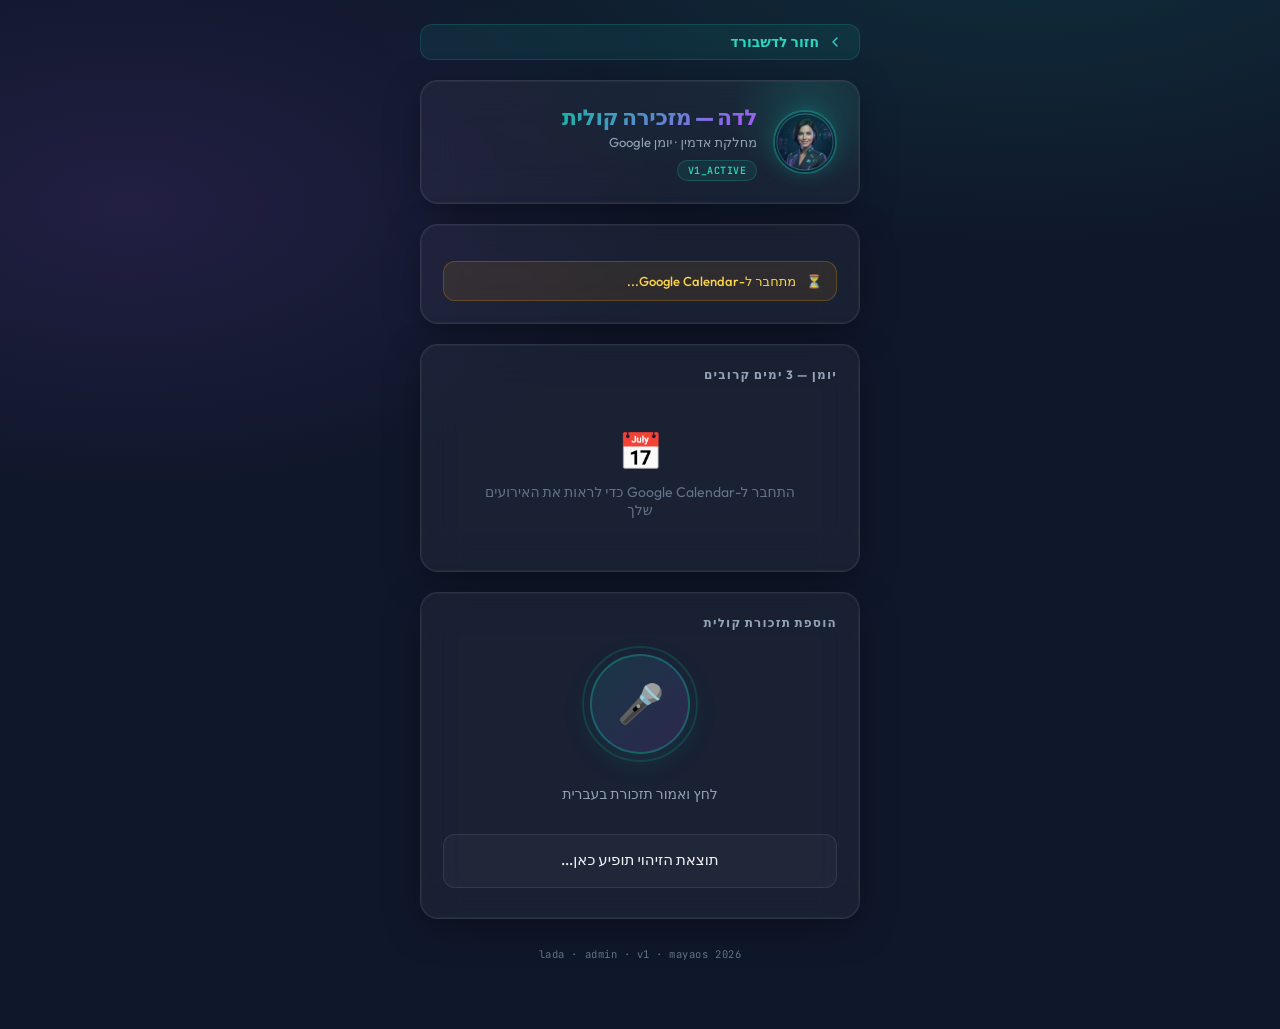
<file: ui/mazkirah.html>
<!DOCTYPE html>
<html lang="he" dir="rtl">
<head>
  <meta charset="UTF-8" />
  <meta name="viewport" content="width=device-width, initial-scale=1.0, viewport-fit=cover" />
  <meta name="theme-color" content="#0f172a" />
  <title>MayaOS · לדה — מזכירה קולית</title>
  <link rel="preconnect" href="https://fonts.googleapis.com" />
  <link rel="preconnect" href="https://fonts.gstatic.com" crossorigin />
  <link href="https://fonts.googleapis.com/css2?family=Outfit:wght@300;400;500;600;700;800&family=JetBrains+Mono:wght@400;600&display=swap" rel="stylesheet" />
  <style>
    :root {
      --bg-0: #0f172a;
      --panel: rgba(255,255,255,0.045);
      --border: rgba(255,255,255,0.09);
      --border-strong: rgba(255,255,255,0.16);
      --text: #f1f5f9;
      --text-muted: #94a3b8;
      --text-dim: #64748b;
      --teal: #2dd4bf;
      --teal-strong: #14b8a6;
      --purple-strong: #a855f7;
      --success: #10b981;
      --grad-primary: linear-gradient(135deg,#14b8a6 0%,#a855f7 100%);
      --shadow-card: 0 10px 40px -10px rgba(0,0,0,0.5),0 0 0 1px rgba(255,255,255,0.04) inset;
      --radius: 18px;
      --radius-sm: 12px;
    }
    *{box-sizing:border-box;margin:0;padding:0;}
    html,body{
      font-family:'Outfit',system-ui,sans-serif;
      color:var(--text);background:var(--bg-0);
      -webkit-font-smoothing:antialiased;
    }
    body{
      background:
        radial-gradient(ellipse 80% 50% at 80% -10%,rgba(20,184,166,.15),transparent 70%),
        radial-gradient(ellipse 60% 40% at 10% 20%,rgba(168,85,247,.12),transparent 70%),
        var(--bg-0);
      min-height:100vh;padding:24px 16px 60px;
    }
    .app{max-width:440px;margin:0 auto;display:flex;flex-direction:column;gap:20px;}

    .back-link{
      display:inline-flex;align-items:center;gap:8px;
      color:var(--teal);text-decoration:none;font-size:14px;font-weight:600;
      background:rgba(20,184,166,.1);padding:8px 16px;border-radius:12px;
      border:1px solid rgba(20,184,166,.2);transition:all .2s;
    }
    .back-link:hover{background:rgba(20,184,166,.18);transform:translateX(2px);}

    .card{
      padding:22px;border-radius:var(--radius);
      background:var(--panel);backdrop-filter:blur(20px);
      -webkit-backdrop-filter:blur(20px);
      border:1px solid var(--border);box-shadow:var(--shadow-card);
    }
    .card-title{
      font-size:12px;font-weight:700;color:var(--text-muted);
      text-transform:uppercase;letter-spacing:.1em;margin-bottom:16px;
    }

    /* HEADER */
    .header{position:relative;overflow:hidden;}
    .header::before{
      content:'';position:absolute;top:-60px;right:-40px;
      width:180px;height:180px;
      background:radial-gradient(circle,rgba(20,184,166,.18),transparent 60%);
      pointer-events:none;
    }
    .agent-header{display:flex;align-items:center;gap:16px;}
    .agent-avatar{
      width:64px;height:64px;border-radius:50%;object-fit:cover;
      border:2px solid rgba(20,184,166,.4);
      box-shadow:0 0 20px rgba(20,184,166,.2);flex-shrink:0;
    }
    .agent-title{
      font-size:22px;font-weight:800;letter-spacing:-.02em;
      background:var(--grad-primary);
      -webkit-background-clip:text;-webkit-text-fill-color:transparent;background-clip:text;
    }
    .agent-sub{font-size:13px;color:var(--text-muted);margin-top:3px;}
    .badge{
      display:inline-block;margin-top:10px;padding:3px 10px;
      font-family:'JetBrains Mono',monospace;font-size:10px;font-weight:600;
      color:var(--teal);background:rgba(20,184,166,.1);
      border:1px solid rgba(20,184,166,.25);border-radius:999px;letter-spacing:.05em;
    }

    /* GOOGLE AUTH */
    .google-btn{
      display:flex;align-items:center;justify-content:center;gap:12px;
      width:100%;padding:14px 20px;border-radius:var(--radius-sm);
      background:rgba(255,255,255,.06);border:1px solid var(--border-strong);
      color:var(--text);font-family:'Outfit',sans-serif;
      font-size:15px;font-weight:600;cursor:pointer;transition:all .2s;
    }
    .google-btn:hover{background:rgba(255,255,255,.1);transform:translateY(-1px);}
    .google-btn:disabled{opacity:.5;cursor:not-allowed;transform:none;}

    .auth-pill{
      display:flex;align-items:center;gap:10px;
      margin-top:14px;padding:11px 14px;border-radius:var(--radius-sm);
      font-size:13px;font-weight:500;
    }
    .auth-pill.ok {background:rgba(16,185,129,.12);border:1px solid rgba(16,185,129,.3);color:#6ee7b7;}
    .auth-pill.warn{background:rgba(245,158,11,.1);border:1px solid rgba(245,158,11,.25);color:#fcd34d;}

    /* 3-DAY CALENDAR */
    .cal-grid{display:flex;flex-direction:column;gap:14px;}

    .day-block{border-radius:var(--radius-sm);overflow:hidden;}

    .day-header{
      padding:10px 14px;
      background:rgba(20,184,166,.1);
      border:1px solid rgba(20,184,166,.2);
      border-bottom:none;
      border-radius:var(--radius-sm) var(--radius-sm) 0 0;
      display:flex;align-items:center;gap:8px;
    }
    .day-name{font-size:13px;font-weight:700;color:var(--teal);}
    .day-date{font-family:'JetBrains Mono',monospace;font-size:11px;color:var(--text-muted);}
    .day-dot{
      margin-right:auto;
      font-family:'JetBrains Mono',monospace;font-size:10px;
      color:var(--text-dim);
    }

    .events-list{
      border:1px solid rgba(20,184,166,.15);
      border-top:none;
      border-radius:0 0 var(--radius-sm) var(--radius-sm);
      overflow:hidden;
    }

    .event-row{
      display:flex;align-items:center;gap:12px;
      padding:11px 14px;
      border-bottom:1px solid rgba(255,255,255,.05);
      transition:background .15s;
    }
    .event-row:last-child{border-bottom:none;}
    .event-row:hover{background:rgba(255,255,255,.03);}

    .event-time{
      font-family:'JetBrains Mono',monospace;font-size:11px;
      color:var(--teal);font-weight:600;min-width:40px;text-align:right;
      direction:ltr;flex-shrink:0;
    }
    .event-dot{
      width:7px;height:7px;border-radius:50%;
      background:var(--teal);flex-shrink:0;
      box-shadow:0 0 6px rgba(20,184,166,.5);
    }
    .event-title{font-size:13px;font-weight:500;color:var(--text);flex:1;line-height:1.3;}
    .event-allday{
      font-size:10px;font-family:'JetBrains Mono',monospace;
      color:var(--text-dim);padding:2px 6px;
      border:1px solid var(--border);border-radius:4px;flex-shrink:0;
    }

    .no-events{
      padding:18px 14px;text-align:center;
      color:var(--text-dim);font-size:13px;
      border:1px solid rgba(20,184,166,.1);
      border-top:none;
      border-radius:0 0 var(--radius-sm) var(--radius-sm);
    }

    .cal-loading{
      text-align:center;padding:24px;color:var(--text-muted);font-size:14px;
      display:flex;align-items:center;justify-content:center;gap:10px;
    }
    .spin{
      width:18px;height:18px;border-radius:50%;
      border:2px solid rgba(20,184,166,.2);
      border-top-color:var(--teal);
      animation:spin .8s linear infinite;
    }
    @keyframes spin{to{transform:rotate(360deg);}}

    .cal-empty{
      text-align:center;padding:30px;color:var(--text-dim);font-size:14px;
    }
    .cal-empty .emoji{font-size:36px;display:block;margin-bottom:10px;}

    /* MIC */
    .mic-wrap{display:flex;flex-direction:column;align-items:center;gap:18px;padding:8px 0;}
    .mic-ring{position:relative;width:100px;height:100px;display:flex;align-items:center;justify-content:center;}
    .mic-ring::before{
      content:'';position:absolute;inset:-8px;border-radius:50%;
      border:2px solid rgba(20,184,166,.18);transition:all .3s;
    }
    .mic-ring.listening::before{
      border-color:rgba(20,184,166,.6);
      animation:mpulse 1.4s ease-in-out infinite;
    }
    @keyframes mpulse{
      0%{box-shadow:0 0 0 0 rgba(20,184,166,.5);}
      70%{box-shadow:0 0 0 16px rgba(20,184,166,0);}
      100%{box-shadow:0 0 0 0 rgba(20,184,166,0);}
    }
    .mic-btn{
      width:100px;height:100px;border-radius:50%;border:none;
      background:linear-gradient(135deg,rgba(20,184,166,.15),rgba(168,85,247,.15));
      border:2px solid rgba(20,184,166,.35);
      color:var(--teal);font-size:38px;cursor:pointer;
      display:flex;align-items:center;justify-content:center;
      transition:all .25s;box-shadow:0 8px 30px rgba(20,184,166,.12);
    }
    .mic-btn:hover{transform:scale(1.06);box-shadow:0 12px 40px rgba(20,184,166,.28);}
    .mic-btn.listening{
      background:linear-gradient(135deg,rgba(20,184,166,.35),rgba(168,85,247,.25));
      border-color:var(--teal);
      box-shadow:0 0 35px rgba(20,184,166,.4);
      animation:mglow 1.4s ease-in-out infinite;
    }
    @keyframes mglow{
      0%,100%{box-shadow:0 0 25px rgba(20,184,166,.3);}
      50%{box-shadow:0 0 50px rgba(20,184,166,.6);}
    }
    .mic-label{font-size:14px;color:var(--text-muted);text-align:center;line-height:1.5;min-height:44px;display:flex;align-items:center;justify-content:center;}
    .mic-label.active{color:var(--teal);font-weight:600;}
    .transcript-box{
      width:100%;min-height:54px;padding:13px 15px;
      border-radius:var(--radius-sm);
      background:rgba(255,255,255,.03);border:1px solid var(--border);
      color:var(--text);font-size:15px;font-weight:500;
      text-align:center;line-height:1.55;
    }
    .transcript-box.has{border-color:rgba(20,184,166,.3);background:rgba(20,184,166,.06);}

    /* PREVIEW */
    .preview-card{
      display:none;padding:20px;border-radius:var(--radius);
      background:rgba(20,184,166,.07);border:1px solid rgba(20,184,166,.28);
      animation:slideIn .3s ease;
    }
    @keyframes slideIn{from{opacity:0;transform:translateY(10px);}to{opacity:1;transform:translateY(0);}}
    .preview-card.visible{display:block;}
    .phead{font-size:11px;font-weight:700;color:var(--teal);text-transform:uppercase;letter-spacing:.1em;margin-bottom:14px;}
    .prow{
      display:flex;justify-content:space-between;align-items:center;
      padding:9px 0;border-bottom:1px solid rgba(255,255,255,.06);font-size:14px;
    }
    .prow:last-of-type{border-bottom:none;}
    .plabel{color:var(--text-muted);font-weight:500;}
    .edit-input{
      background:rgba(255,255,255,.06);border:1px solid var(--border-strong);
      border-radius:8px;padding:5px 10px;color:var(--text);
      font-family:'Outfit',sans-serif;font-size:14px;font-weight:600;
      max-width:190px;direction:ltr;text-align:left;
    }
    .edit-input:focus{outline:none;border-color:var(--teal);}
    .pactions{display:flex;gap:10px;margin-top:16px;}
    .btn-ok{
      flex:1;padding:14px;border-radius:var(--radius-sm);border:none;
      background:var(--grad-primary);color:#fff;
      font-size:14px;font-weight:700;cursor:pointer;
      font-family:'Outfit',sans-serif;transition:all .2s;
      display:flex;align-items:center;justify-content:center;gap:8px;
    }
    .btn-ok:hover{opacity:.9;transform:translateY(-1px);}
    .btn-cancel{
      padding:14px 18px;border-radius:var(--radius-sm);
      border:1px solid var(--border-strong);background:transparent;
      color:var(--text-muted);font-size:14px;font-weight:600;
      cursor:pointer;font-family:'Outfit',sans-serif;transition:all .2s;
    }
    .btn-cancel:hover{background:rgba(255,255,255,.05);color:var(--text);}

    /* TOAST */
    .toast{
      display:none;position:fixed;bottom:28px;left:50%;
      transform:translateX(-50%);padding:13px 24px;border-radius:999px;
      background:rgba(16,185,129,.93);color:#fff;font-size:14px;font-weight:700;
      backdrop-filter:blur(20px);box-shadow:0 8px 30px rgba(0,0,0,.3);
      z-index:999;white-space:nowrap;
    }
    .toast.visible{display:block;animation:toastIn .4s ease;}
    @keyframes toastIn{
      from{opacity:0;transform:translateX(-50%) translateY(20px);}
      to{opacity:1;transform:translateX(-50%) translateY(0);}
    }

    .footer-note{
      text-align:center;font-size:10.5px;color:var(--text-dim);
      padding:8px;font-family:'JetBrains Mono',monospace;letter-spacing:.05em;
    }

    /* NEEDS SETUP BANNER */
    .setup-banner{
      padding:14px 16px;border-radius:var(--radius-sm);
      background:rgba(245,158,11,.08);border:1px solid rgba(245,158,11,.25);
      font-size:13px;color:#fcd34d;line-height:1.6;
    }
    .setup-banner strong{display:block;margin-bottom:4px;font-size:14px;}
    .setup-banner code{
      font-family:'JetBrains Mono',monospace;font-size:11px;
      background:rgba(0,0,0,.3);padding:2px 6px;border-radius:4px;
    }
  </style>
</head>
<body>
<div class="app">

  <a href="maya.html" class="back-link">
    <svg width="16" height="16" viewBox="0 0 24 24" fill="none" stroke="currentColor" stroke-width="2" stroke-linecap="round" stroke-linejoin="round"><path d="m15 18-6-6 6-6"/></svg>
    חזור לדשבורד
  </a>

  <!-- HEADER -->
  <header class="card header">
    <div class="agent-header">
      <img class="agent-avatar" src="assets/agent_mazkirah.png" alt="לדה"
           onerror="this.src='data:image/svg+xml,<svg xmlns=%22http://www.w3.org/2000/svg%22 width=%2264%22 height=%2264%22><rect width=%2264%22 height=%2264%22 rx=%2232%22 fill=%22%2314b8a6%22/><text x=%2232%22 y=%2240%22 text-anchor=%22middle%22 fill=%22white%22 font-size=%2228%22>ל</text></svg>'"/>
      <div>
        <div class="agent-title">לדה — מזכירה קולית</div>
        <div class="agent-sub">מחלקת אדמין · יומן Google</div>
        <div class="badge">V1_ACTIVE</div>
      </div>
    </div>
  </header>

  <!-- GOOGLE AUTH -->
  <div class="card" id="authCard">
    <div class="auth-pill warn" id="authPill" style="margin-bottom:0;">
      <span>⏳</span><span>מתחבר ל-Google Calendar...</span>
    </div>
    <button class="google-btn" id="authBtn" onclick="handleAuth()" style="display:none;margin-top:14px;">
      <svg width="20" height="20" viewBox="0 0 24 24">
        <path fill="#4285F4" d="M22.56 12.25c0-.78-.07-1.53-.2-2.25H12v4.26h5.92c-.26 1.37-1.04 2.53-2.21 3.31v2.77h3.57c2.08-1.92 3.28-4.74 3.28-8.09z"/>
        <path fill="#34A853" d="M12 23c2.97 0 5.46-.98 7.28-2.66l-3.57-2.77c-.98.66-2.23 1.06-3.71 1.06-2.86 0-5.29-1.93-6.16-4.53H2.18v2.84C3.99 20.53 7.7 23 12 23z"/>
        <path fill="#FBBC05" d="M5.84 14.09c-.22-.66-.35-1.36-.35-2.09s.13-1.43.35-2.09V7.07H2.18C1.43 8.55 1 10.22 1 12s.43 3.45 1.18 4.93l3.66-2.84z"/>
        <path fill="#EA4335" d="M12 5.38c1.62 0 3.06.56 4.21 1.64l3.15-3.15C17.45 2.09 14.97 1 12 1 7.7 1 3.99 3.47 2.18 7.07l3.66 2.84c.87-2.6 3.3-4.53 6.16-4.53z"/>
      </svg>
      התחבר מחדש עם Google
    </button>
  </div>

  <!-- 3-DAY CALENDAR -->
  <div class="card" id="calCard">
    <div class="card-title">יומן — 3 ימים קרובים</div>
    <div id="calContent">
      <div class="cal-loading" id="calLoading" style="display:none;">
        <div class="spin"></div> טוען אירועים...
      </div>
      <div class="cal-empty" id="calEmpty">
        <span class="emoji">📅</span>
        התחבר ל-Google Calendar כדי לראות את האירועים שלך
      </div>
      <div class="cal-grid" id="calGrid" style="display:none;"></div>
    </div>
  </div>

  <!-- MIC -->
  <div class="card">
    <div class="card-title">הוספת תזכורת קולית</div>
    <div class="mic-wrap">
      <div class="mic-ring" id="micRing">
        <button class="mic-btn" id="micBtn" onclick="toggleMic()">🎤</button>
      </div>
      <div class="mic-label" id="micLabel">לחץ ואמור תזכורת בעברית</div>
      <div class="transcript-box" id="tbox">תוצאת הזיהוי תופיע כאן...</div>
    </div>
  </div>

  <!-- PREVIEW -->
  <div class="preview-card" id="previewCard">
    <div class="phead">📋 אישור לפני שליחה ליומן</div>
    <div class="prow">
      <span class="plabel">כותרת</span>
      <input class="edit-input" id="pTitle" type="text" style="max-width:200px;direction:rtl;text-align:right;" />
    </div>
    <div class="prow">
      <span class="plabel">תאריך</span>
      <input class="edit-input" id="pDate" type="date" />
    </div>
    <div class="prow">
      <span class="plabel">שעת התחלה</span>
      <input class="edit-input" id="pTime" type="time" />
    </div>
    <div class="prow">
      <span class="plabel">משך (דק')</span>
      <input class="edit-input" id="pDur" type="number" min="5" max="480" value="30" style="max-width:80px;" />
    </div>
    <div class="pactions">
      <button class="btn-ok" onclick="openInCalendar()">
        <svg width="17" height="17" viewBox="0 0 24 24" fill="none" stroke="currentColor" stroke-width="2.5" stroke-linecap="round" stroke-linejoin="round"><rect x="3" y="4" width="18" height="18" rx="2"/><line x1="16" y1="2" x2="16" y2="6"/><line x1="8" y1="2" x2="8" y2="6"/><line x1="3" y1="10" x2="21" y2="10"/></svg>
        פתח ב-Google Calendar
      </button>
      <button class="btn-cancel" onclick="cancelPreview()">ביטול</button>
    </div>
  </div>

  <div class="footer-note">lada · admin · v1 · mayaos 2026</div>
</div>

<div class="toast" id="toast">📅 Google Calendar נפתח — לחץ שמור!</div>

<!-- Google APIs -->
<script src="https://apis.google.com/js/api.js"></script>
<script src="https://accounts.google.com/gsi/client" defer></script>

<script>
// ── CONFIG ────────────────────────────────────────────────────────
const CLIENT_ID = '731371047133-ohte8lgdqvef98j3lr2eq7uuj3i2i817.apps.googleusercontent.com';
const SCOPES = 'https://www.googleapis.com/auth/calendar.readonly https://www.googleapis.com/auth/calendar.events';
const LS_KEY = 'mayaos_gcal_token';

let gapiReady = false, gisReady = false, tokenClient = null, accessToken = null;

// ── INIT ──────────────────────────────────────────────────────────
window.addEventListener('load', () => {
  // נסה עוד לפני טעינת Google APIs — token שמור תקף
  const saved = getSavedToken();
  if (saved) {
    // יש token תקף — מציג מייד את סטאטוס connected
    showConnectedUI();
  }

  const s = document.createElement('script');
  s.src = 'https://apis.google.com/js/api.js';
  s.onload = () => {
    gapi.load('client', async () => {
      await gapi.client.init({
        discoveryDocs: ['https://www.googleapis.com/discovery/v1/apis/calendar/v3/rest']
      });
      gapiReady = true;
      // אם יש token שמור — השתמש בו וטען יומן
      if (saved) {
        gapi.client.setToken({ access_token: saved });
        accessToken = saved;
        loadCalendar();
      }
      initGIS();
    });
  };
  document.head.appendChild(s);
});

function getSavedToken() {
  try {
    const data = JSON.parse(localStorage.getItem(LS_KEY) || 'null');
    // מקבל אפילו אם נותר רק דקה — ה-API יחדש בשקט ברקע
    if (data && data.token && data.expiry > Date.now()) return data.token;
  } catch(e) {}
  return null;
}

function saveToken(token, expiresIn) {
  const expiry = Date.now() + (expiresIn ? expiresIn * 1000 : 3600000);
  localStorage.setItem(LS_KEY, JSON.stringify({ token, expiry }));
}

function initGIS() {
  if (!window.google || !window.google.accounts) {
    setTimeout(initGIS, 500); return;
  }
  tokenClient = google.accounts.oauth2.initTokenClient({
    client_id: CLIENT_ID,
    scope: SCOPES,
    callback: (resp) => {
      if (resp.error) {
        // רק אם המשתמש לחץ ידנית — הצג כפתור התחבר
        if (resp.error !== 'immediate_failed') showReconnectBtn();
        return;
      }
      accessToken = resp.access_token;
      saveToken(accessToken, resp.expires_in);
      gapi.client.setToken({ access_token: accessToken });
      onConnected();
    }
  });
  gisReady = true;

  // אם אין token שמור — נסה silent (prompt:'') מבלי popup
  if (!getSavedToken()) {
    tokenClient.requestAccessToken({ prompt: '' });
  }
  // אם יש token שמור וכבר טעננו — אין צורך לעשות כלום
}

function handleAuth() {
  if (!gapiReady || !gisReady) { setTimeout(handleAuth, 800); return; }
  tokenClient.requestAccessToken({ prompt: 'consent' });
}

function showConnectedUI() {
  const pill = document.getElementById('authPill');
  pill.className = 'auth-pill ok';
  pill.innerHTML = '<span>✅</span><span>מחובר ל-Google Calendar</span>';
  document.getElementById('authBtn').style.display = 'none';
}

function showReconnectBtn() {
  const pill = document.getElementById('authPill');
  pill.className = 'auth-pill warn';
  pill.innerHTML = '<span>⚠️</span><span>פג תוקף החיבור</span>';
  document.getElementById('authBtn').style.display = 'flex';
}

function onConnected() {
  showConnectedUI();
  loadCalendar();
}

// ── CALENDAR ──────────────────────────────────────────────────────
const DAYS_HE = ['ראשון','שני','שלישי','רביעי','חמישי','שישי','שבת'];
const MONTHS_HE = ['ינו','פבר','מרץ','אפר','מאי','יוני','יולי','אוג','ספט','אוק','נוב','דצמ'];

async function loadCalendar() {
  document.getElementById('calEmpty').style.display = 'none';
  document.getElementById('calGrid').style.display = 'none';
  document.getElementById('calLoading').style.display = 'flex';

  const now = new Date();
  const end = new Date(now);
  end.setDate(now.getDate() + 3);

  try {
    const resp = await gapi.client.calendar.events.list({
      calendarId: 'primary',
      timeMin: now.toISOString(),
      timeMax: end.toISOString(),
      singleEvents: true,
      orderBy: 'startTime',
      maxResults: 50
    });
    const events = resp.result.items || [];
    renderCalendar(events, now);
  } catch(e) {
    document.getElementById('calLoading').style.display = 'none';
    document.getElementById('calEmpty').style.display = 'block';
    document.getElementById('calEmpty').innerHTML = `<span class="emoji">⚠️</span>שגיאה בטעינת היומן`;
  }
}

function renderCalendar(events, baseDate) {
  const grid = document.getElementById('calGrid');
  grid.innerHTML = '';

  for (let i = 0; i < 3; i++) {
    const day = new Date(baseDate);
    day.setDate(baseDate.getDate() + i);
    day.setHours(0,0,0,0);

    const next = new Date(day);
    next.setDate(day.getDate() + 1);

    const dayEvents = events.filter(e => {
      const start = e.start.dateTime ? new Date(e.start.dateTime) : new Date(e.start.date);
      return start >= day && start < next;
    });

    const label = i === 0 ? 'היום' : i === 1 ? 'מחר' : `יום ${DAYS_HE[day.getDay()]}`;
    const dateStr = `${day.getDate()} ${MONTHS_HE[day.getMonth()]}`;

    const block = document.createElement('div');
    block.className = 'day-block';

    let header = `<div class="day-header">
      <span class="day-name">${label}</span>
      <span class="day-date">${dateStr}</span>
      <span class="day-dot">${dayEvents.length} אירועים</span>
    </div>`;

    let body = '';
    if (dayEvents.length === 0) {
      body = `<div class="no-events">אין אירועים 🎉</div>`;
    } else {
      body = `<div class="events-list">`;
      dayEvents.forEach(e => {
        const isAllDay = !!e.start.date;
        let timeStr = '';
        if (!isAllDay) {
          const st = new Date(e.start.dateTime);
          timeStr = `${String(st.getHours()).padStart(2,'0')}:${String(st.getMinutes()).padStart(2,'0')}`;
        }
        body += `<div class="event-row">
          <span class="event-time">${isAllDay ? '—' : timeStr}</span>
          <div class="event-dot"></div>
          <span class="event-title">${e.summary || '(ללא כותרת)'}</span>
          ${isAllDay ? '<span class="event-allday">כל היום</span>' : ''}
        </div>`;
      });
      body += `</div>`;
    }

    block.innerHTML = header + body;
    grid.appendChild(block);
  }

  document.getElementById('calLoading').style.display = 'none';
  grid.style.display = 'flex';
}

// ── SPEECH ────────────────────────────────────────────────────────
const SpeechRec = window.SpeechRecognition || window.webkitSpeechRecognition;
let isListening = false;

if (!SpeechRec) {
  document.getElementById('micLabel').textContent = '⚠️ השתמש ב-Chrome לזיהוי קול';
  document.getElementById('micBtn').style.opacity = '0.4';
}

function toggleMic() {
  if (!SpeechRec) {
    alert('זיהוי קול אינו נתמך בדפדפן זה. נסה Chrome.');
    return;
  }
  if (isListening) {
    isListening = false;
    stopMicUI();
    return;
  }
  // יצירת instance חדש בכל פעם — פתרון לבעיית מובייל
  const rec = new SpeechRec();
  rec.lang = 'he-IL';
  rec.continuous = false;
  rec.interimResults = true;
  rec.maxAlternatives = 1;

  rec.onstart = () => {
    isListening = true;
    document.getElementById('micBtn').classList.add('listening');
    document.getElementById('micRing').classList.add('listening');
    setLabel('🎙️ מאזין... דבר עכשיו', true);
    const tb = document.getElementById('tbox');
    tb.textContent = '...';
    tb.classList.remove('has');
  };

  rec.onresult = (e) => {
    let interim = '', final = '';
    for (let i = e.resultIndex; i < e.results.length; i++) {
      const t = e.results[i][0].transcript;
      if (e.results[i].isFinal) final += t; else interim += t;
    }
    const tb = document.getElementById('tbox');
    tb.textContent = final || interim || '...';
    if (final) {
      tb.classList.add('has');
      isListening = false;
      parseAndPreview(final.trim());
    }
  };

  rec.onerror = (e) => {
    const msgs = { 'not-allowed': 'יש לאשר גישה למיקרופון', 'no-speech': 'לא זוהה קול — נסה שוב', 'network': 'שגיאת רשת' };
    setLabel(msgs[e.error] || `שגיאה: ${e.error}`, false);
    stopMicUI();
  };

  rec.onend = () => { stopMicUI(); };

  try { rec.start(); }
  catch(e) { setLabel('לחץ שוב', false); isListening = false; }
}

function stopMicUI() {
  isListening = false;
  document.getElementById('micBtn').classList.remove('listening');
  document.getElementById('micRing').classList.remove('listening');
  if (document.getElementById('micLabel').textContent.includes('מאזין'))
    setLabel('לחץ ואמור תזכורת בעברית', false);
}
function setLabel(t, a) {
  const el = document.getElementById('micLabel');
  el.textContent = t;
  a ? el.classList.add('active') : el.classList.remove('active');
}

// ── PARSER ────────────────────────────────────────────────────────
function nextWeekday(t){
  const n=new Date(),c=n.getDay(),d=new Date(n);
  let diff=t-c; if(diff<=0) diff+=7;
  d.setDate(n.getDate()+diff); return d;
}
function parseTime(text){
  const m=text.match(/בשעה\s+(\d{1,2})(?::(\d{2}))?/);
  if(m) return {h:parseInt(m[1]),m:m[2]?parseInt(m[2]):0};
  const words={שש:6,שבע:7,שמונה:8,תשע:9,עשר:10};
  for(const[w,v] of Object.entries(words)) if(text.includes(`ב${w}`)) return {h:v,m:0};
  if(/אחת עשרה/.test(text)) return {h:11,m:0};
  if(/שתים עשרה/.test(text)) return {h:12,m:0};
  return {h:10,m:0};
}
function parseAndPreview(text){
  let date=new Date();
  let {h,m}=parseTime(text);
  if(/(בערב|בלילה|אחה"צ)/.test(text)&&h>0&&h<12) h+=12;
  if(/בבוקר/.test(text)&&h>=13) h-=12;
  if(/מחר/.test(text)) date.setDate(date.getDate()+1);
  else if(/ביום ראשון/.test(text)) date=nextWeekday(0);
  else if(/ביום שני/.test(text))   date=nextWeekday(1);
  else if(/ביום שלישי/.test(text)) date=nextWeekday(2);
  else if(/ביום רביעי/.test(text)) date=nextWeekday(3);
  else if(/ביום חמישי/.test(text)) date=nextWeekday(4);
  else if(/ביום שישי/.test(text))  date=nextWeekday(5);
  else if(/ביום שבת/.test(text))   date=nextWeekday(6);
  date.setHours(h,m,0,0);
  let title=text
    .replace(/תזכיר לי|תוסיף פגישה|תוסיף|תזכורת/g,'')
    .replace(/היום|מחר/g,'')
    .replace(/ביום (ראשון|שני|שלישי|רביעי|חמישי|שישי|שבת)/g,'')
    .replace(/בשעה\s+[\d:]+/g,'').replace(/בשעה\s+[\u05d0-\u05ea\s]+/g,'')
    .replace(/(בשש|בשבע|בשמונה|בתשע|בעשר|באחת עשרה|בשתים עשרה)/g,'')
    .replace(/(בבוקר|בצהריים|אחה"צ|בערב|בלילה)/g,'')
    .replace(/\s+/g,' ').trim();
  if(!title||title.length<2) title='תזכורת';
  document.getElementById('pTitle').value=title;
  document.getElementById('pDate').value=date.toISOString().split('T')[0];
  document.getElementById('pTime').value=`${String(h).padStart(2,'0')}:${String(m).padStart(2,'0')}`;
  document.getElementById('pDur').value=30;
  const pc=document.getElementById('previewCard');
  pc.classList.add('visible');
  pc.scrollIntoView({behavior:'smooth',block:'nearest'});
}

// ── OPEN IN GCAL ──────────────────────────────────────────────────
function openInCalendar(){
  const title=document.getElementById('pTitle').value||'תזכורת';
  const dateStr=document.getElementById('pDate').value;
  const timeStr=document.getElementById('pTime').value;
  const dur=parseInt(document.getElementById('pDur').value)||30;
  const [y,mo,d]=dateStr.split('-').map(Number);
  const [hh,mm]=timeStr.split(':').map(Number);
  const start=new Date(y,mo-1,d,hh,mm);
  const end=new Date(start.getTime()+dur*60000);
  const fmt=dt=>{
    const p=n=>String(n).padStart(2,'0');
    return `${dt.getFullYear()}${p(dt.getMonth()+1)}${p(dt.getDate())}T${p(dt.getHours())}${p(dt.getMinutes())}00`;
  };
  window.open(`https://www.google.com/calendar/render?action=TEMPLATE&text=${encodeURIComponent(title)}&dates=${fmt(start)}/${fmt(end)}&ctz=Asia/Jerusalem&details=${encodeURIComponent('נוצר על ידי לדה — MayaOS')}`,'_blank');
  document.getElementById('previewCard').classList.remove('visible');
  document.getElementById('tbox').textContent='תוצאת הזיהוי תופיע כאן...';
  document.getElementById('tbox').classList.remove('has');
  const t=document.getElementById('toast');
  t.classList.add('visible');
  setTimeout(()=>t.classList.remove('visible'),3500);
  // Refresh calendar after 3 seconds if connected
  if(accessToken) setTimeout(loadCalendar, 3000);
}
function cancelPreview(){ document.getElementById('previewCard').classList.remove('visible'); }
</script>
</body>
</html>
</file>
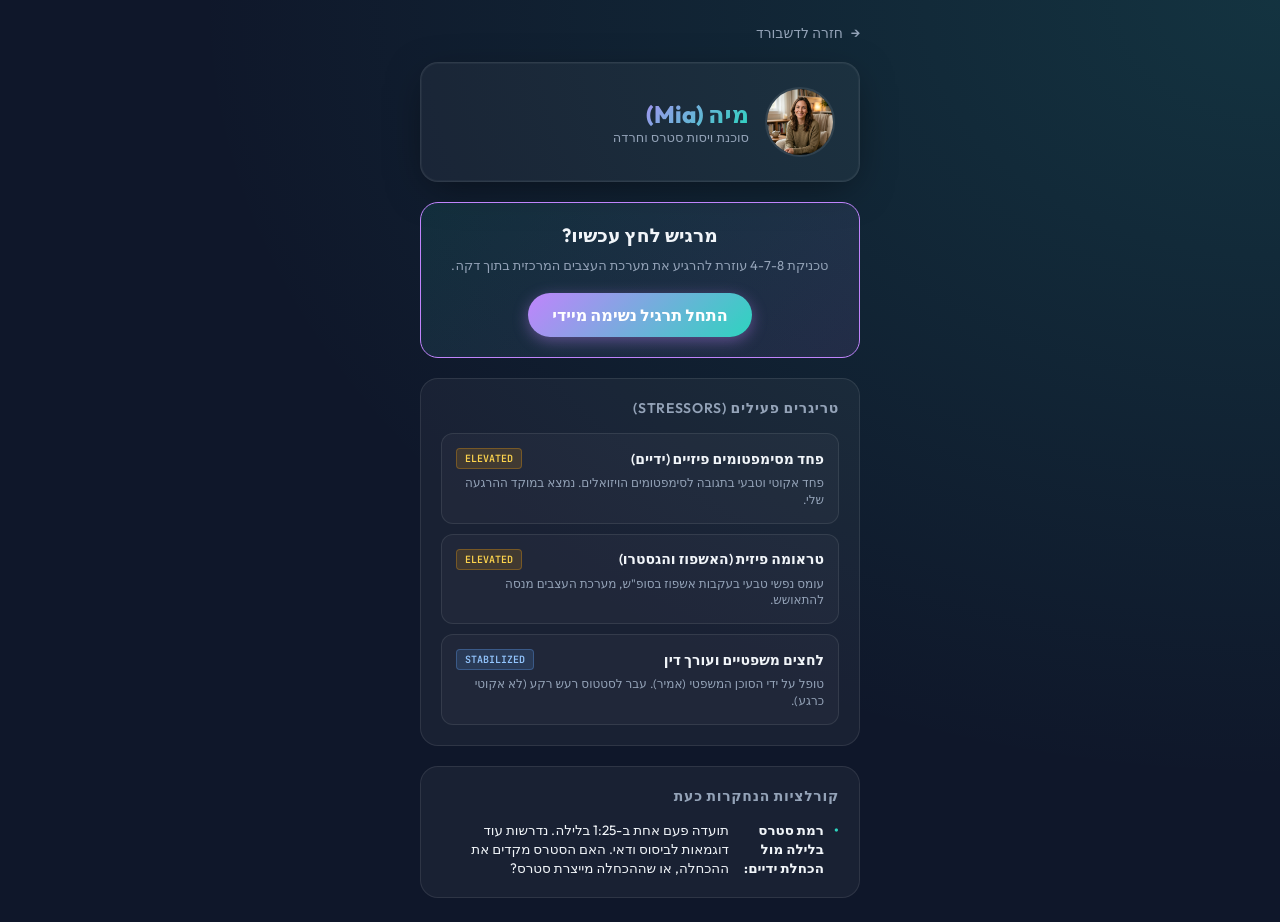
<file: ui/mia.html>
<!DOCTYPE html>
<html lang="he" dir="rtl">
<head>
  <meta charset="UTF-8" />
  <meta name="viewport" content="width=device-width, initial-scale=1.0, viewport-fit=cover" />
  <title>Mia · ויסות סטרס</title>
  <link href="https://fonts.googleapis.com/css2?family=Outfit:wght@300;400;500;600;700;800&family=JetBrains+Mono:wght@400;600&display=swap" rel="stylesheet" />
  <link rel="stylesheet" href="shared-agent.css" />
  <style>
    :root {
      --grad-primary: linear-gradient(135deg, #c084fc 0%, #2dd4bf 100%);
    }
    body { background-image: radial-gradient(ellipse at top right, rgba(45, 212, 191, 0.15), transparent 60%); }
    .agent-name { background: var(--grad-primary); -webkit-background-clip: text; color: transparent; }
    
    .stressor { background: rgba(255,255,255,0.03); border: 1px solid var(--border); border-radius: var(--radius-sm); padding: 14px; margin-bottom: 10px; }
    .stressor:last-child { margin-bottom: 0; }
    .str-head { display: flex; justify-content: space-between; align-items: center; margin-bottom: 6px; }
    .str-title { font-size: 14px; font-weight: 600; color: var(--text); }
    .str-level { font-family: 'JetBrains Mono', monospace; font-size: 10px; padding: 3px 8px; border-radius: 4px; font-weight: 600; }
    .level-high { background: rgba(245, 158, 11, 0.15); color: #fcd34d; border: 1px solid rgba(245,158,11,0.3); }
    .level-med { background: rgba(96, 165, 250, 0.15); color: #93c5fd; border: 1px solid rgba(96,165,250,0.3); }
    .str-desc { font-size: 12px; color: var(--text-muted); line-height: 1.4; }

    .bullet-list { list-style: none; display: flex; flex-direction: column; gap: 10px; }
    .bullet-list li { display: flex; gap: 10px; font-size: 13.5px; line-height: 1.4; color: var(--text); }
    .bullet-list li::before { content: '•'; color: var(--teal); font-weight: bold; }

    /* SOS Breathing Widget */
    .sos-card { background: linear-gradient(135deg, rgba(45, 212, 191, 0.1), rgba(192, 132, 252, 0.1)); border: 1px solid var(--purple); text-align: center; }
    .sos-btn { background: var(--grad-primary); color: white; border: none; padding: 12px 24px; border-radius: 999px; font-weight: bold; font-size: 16px; cursor: pointer; box-shadow: 0 4px 15px rgba(192, 132, 252, 0.4); transition: transform 0.2s; font-family: inherit; }
    .sos-btn:hover { transform: scale(1.05); }
    .breathing-container { display: none; flex-direction: column; align-items: center; margin-top: 20px; }
    .breathe-circle { width: 120px; height: 120px; border-radius: 50%; background: var(--grad-primary); display: flex; justify-content: center; align-items: center; color: white; font-weight: bold; font-size: 22px; box-shadow: 0 0 30px rgba(45, 212, 191, 0.4); transition: transform 4s linear; transform: scale(1); }
    .instruction { margin-top: 20px; font-size: 18px; font-weight: 600; color: var(--teal); height: 24px; }
  </style>
</head>
<body>
  <div class="app">
    <a href="index.html" class="back-btn">חזרה לדשבורד</a>
    
    <div class="header">
      <img src="assets/agent_mia.png" alt="Mia" class="agent-img">
      <div>
        <div class="agent-name">מיה (Mia)</div>
        <div class="agent-role">סוכנת ויסות סטרס וחרדה</div>
      </div>
    </div>

    <!-- SOS Breathing Card -->
    <div class="card sos-card" id="sos-section">
      <h3 style="color: var(--text); margin-bottom: 10px;">מרגיש לחץ עכשיו?</h3>
      <p style="color: var(--text-muted); font-size: 13px; margin-bottom: 20px;">טכניקת 4-7-8 עוזרת להרגיע את מערכת העצבים המרכזית בתוך דקה.</p>
      <button class="sos-btn" id="start-breathing-btn" onclick="startBreathing()">התחל תרגיל נשימה מיידי</button>
      
      <div class="breathing-container" id="breathing-ui">
        <div class="breathe-circle" id="breathe-circle">4</div>
        <div class="instruction" id="breathe-text">התכונן...</div>
      </div>
    </div>

    <div class="card">
      <div class="card-title">טריגרים פעילים (Stressors)</div>
      
      <div class="stressor">
        <div class="str-head">
          <div class="str-title">פחד מסימפטומים פיזיים (ידיים)</div>
          <div class="str-level level-high">ELEVATED</div>
        </div>
        <div class="str-desc">פחד אקוטי וטבעי בתגובה לסימפטומים הויזואלים. נמצא במוקד ההרגעה שלי.</div>
      </div>

      <div class="stressor">
        <div class="str-head">
          <div class="str-title">טראומה פיזית (האשפוז והגסטרו)</div>
          <div class="str-level level-high">ELEVATED</div>
        </div>
        <div class="str-desc">עומס נפשי טבעי בעקבות אשפוז בסופ"ש, מערכת העצבים מנסה להתאושש.</div>
      </div>

      <div class="stressor">
        <div class="str-head">
          <div class="str-title">לחצים משפטיים ועורך דין</div>
          <div class="str-level level-med">STABILIZED</div>
        </div>
        <div class="str-desc">טופל על ידי הסוכן המשפטי (אמיר). עבר לסטטוס רעש רקע (לא אקוטי כרגע).</div>
      </div>
    </div>

    <div class="card">
      <div class="card-title">קורלציות הנחקרות כעת</div>
      <ul class="bullet-list">
        <li><strong>רמת סטרס בלילה מול הכחלת ידיים:</strong> תועדה פעם אחת ב-1:25 בלילה. נדרשות עוד דוגמאות לביסוס ודאי. האם הסטרס מקדים את ההכחלה, או שההכחלה מייצרת סטרס?</li>
      </ul>
    </div>
  </div>

  <script>
    let breathingInterval;
    
    function startBreathing() {
      document.getElementById('start-breathing-btn').style.display = 'none';
      const container = document.getElementById('breathing-ui');
      const circle = document.getElementById('breathe-circle');
      const text = document.getElementById('breathe-text');
      
      container.style.display = 'flex';
      
      // 4-7-8 Timing
      const totalCycleTime = 19000; // 4 + 7 + 8 = 19 seconds
      
      function breatheCycle() {
        // Inhale (4s)
        text.textContent = 'שאיפה עמוקה (מהאף)...';
        text.style.color = 'var(--blue)';
        circle.style.transition = 'transform 4s ease-out';
        circle.style.transform = 'scale(1.5)';
        countdown(4, circle);
        
        // Hold (7s)
        setTimeout(() => {
          text.textContent = 'להחזיק (לא לשחרר)...';
          text.style.color = 'var(--warning)';
          circle.style.transition = 'none'; // stay big
          countdown(7, circle);
        }, 4000);
        
        // Exhale (8s)
        setTimeout(() => {
          text.textContent = 'נשיפה איטית (מהפה)...';
          text.style.color = 'var(--teal)';
          circle.style.transition = 'transform 8s ease-in-out';
          circle.style.transform = 'scale(1)';
          countdown(8, circle);
        }, 11000);
      }

      function countdown(seconds, element) {
        let current = seconds;
        element.textContent = current;
        const countInt = setInterval(() => {
          current--;
          if (current > 0) {
            element.textContent = current;
          } else {
            clearInterval(countInt);
          }
        }, 1000);
      }

      breatheCycle();
      breathingInterval = setInterval(breatheCycle, totalCycleTime);
      
      // Stop after 4 cycles (~76 seconds)
      setTimeout(() => {
        clearInterval(breathingInterval);
        container.style.display = 'none';
        document.getElementById('start-breathing-btn').style.display = 'inline-block';
        document.getElementById('start-breathing-btn').textContent = 'עשית עבודה מעולה. חזור שוב אם תצטרך.';
      }, totalCycleTime * 4);
    }
  </script>
</body>
</html>
</file>
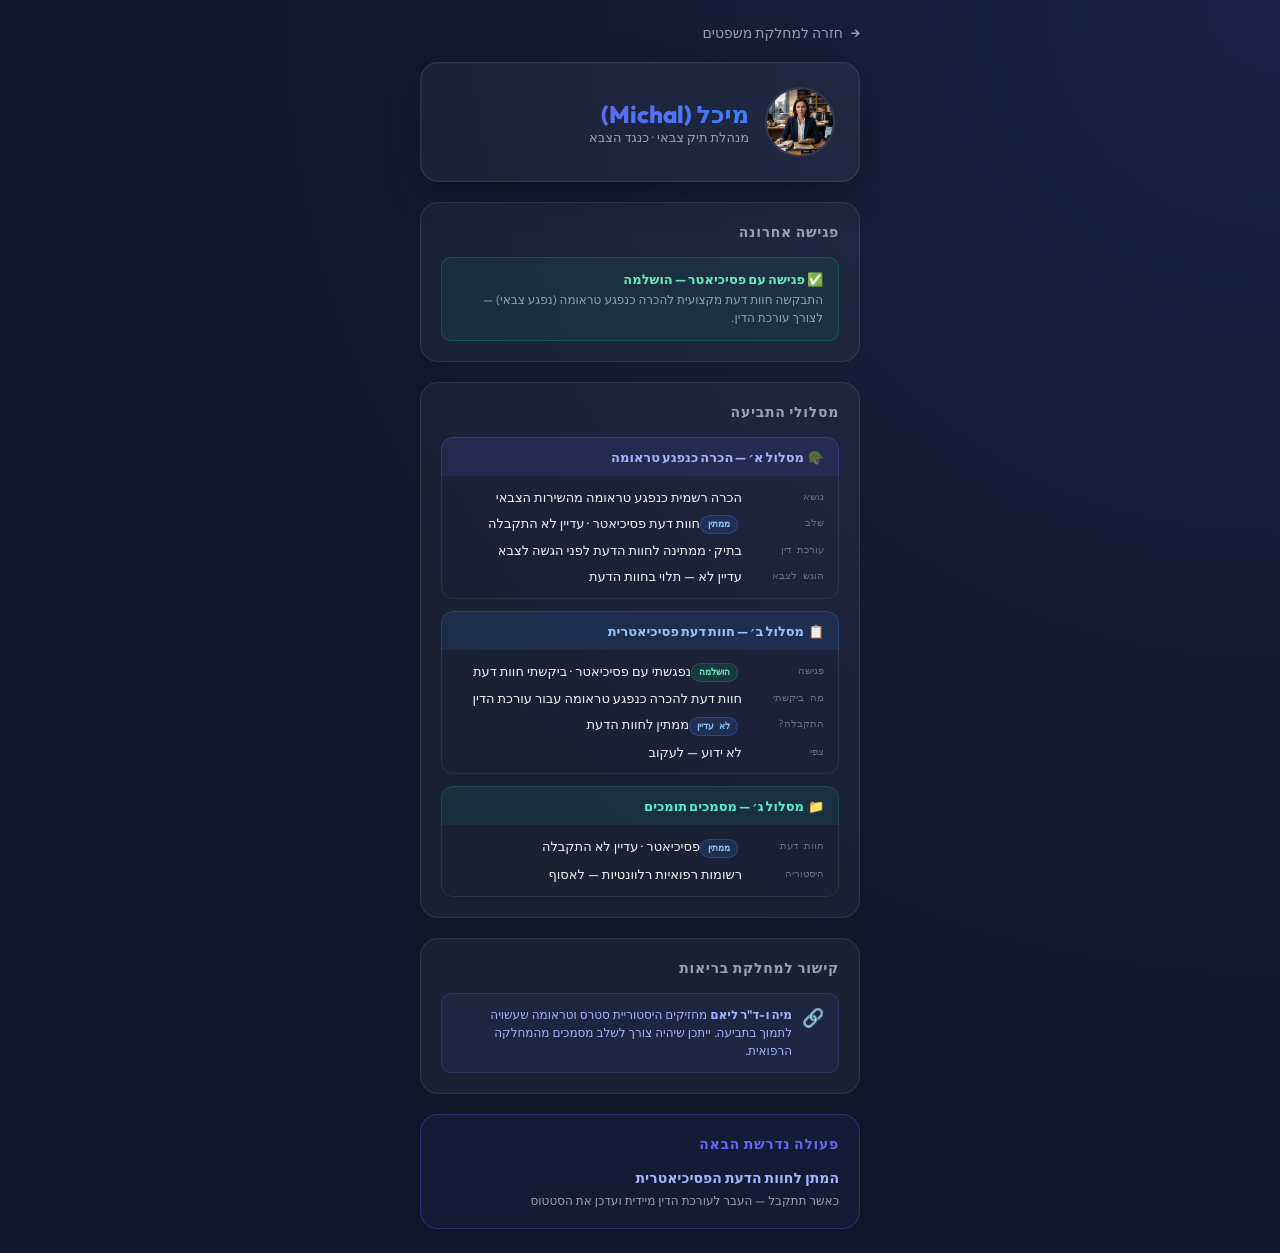
<file: ui/michal.html>
<!DOCTYPE html>
<html lang="he" dir="rtl">
<head>
  <meta charset="UTF-8" />
  <meta name="viewport" content="width=device-width, initial-scale=1.0, viewport-fit=cover" />
  <title>מיכל · תביעה כנגד הצבא</title>
  <link href="https://fonts.googleapis.com/css2?family=Outfit:wght@300;400;500;600;700;800&family=JetBrains+Mono:wght@400;600&display=swap" rel="stylesheet" />
  <link rel="stylesheet" href="shared-agent.css" />
  <style>
    :root { --grad-primary: linear-gradient(135deg, #6366f1 0%, #3b82f6 100%); }
    body { background-image: radial-gradient(ellipse at top right, rgba(99,102,241,0.14), transparent 60%); }
    .agent-name { background: var(--grad-primary); -webkit-background-clip: text; color: transparent; }

    .track { border-radius: 12px; overflow: hidden; margin-bottom: 12px; }
    .track:last-child { margin-bottom: 0; }
    .track-header { padding: 11px 14px; display: flex; align-items: center; gap: 10px; font-size: 13px; font-weight: 700; }
    .track-header.indigo { background: rgba(99,102,241,.12); border: 1px solid rgba(99,102,241,.3); border-bottom: none; border-radius: 12px 12px 0 0; color: #a5b4fc; }
    .track-header.blue { background: rgba(59,130,246,.12); border: 1px solid rgba(59,130,246,.25); border-bottom: none; border-radius: 12px 12px 0 0; color: #93c5fd; }
    .track-header.teal { background: rgba(20,184,166,.10); border: 1px solid rgba(20,184,166,.2); border-bottom: none; border-radius: 12px 12px 0 0; color: #5eead4; }
    .track-body { padding: 12px 14px; border: 1px solid rgba(255,255,255,.08); border-top: none; border-radius: 0 0 12px 12px; display: flex; flex-direction: column; gap: 7px; }
    .track-row { display: flex; gap: 10px; font-size: 13px; align-items: flex-start; }
    .track-label { color: #64748b; font-family: 'JetBrains Mono', monospace; font-size: 10px; min-width: 72px; padding-top: 2px; flex-shrink: 0; }
    .track-val { color: #f1f5f9; flex: 1; line-height: 1.45; }
    .badge { display: inline-block; font-size: 9px; font-family: 'JetBrains Mono', monospace; padding: 2px 7px; border-radius: 999px; font-weight: 700; vertical-align: middle; margin-right: 4px; }
    .badge.ok { background: rgba(16,185,129,.15); color: #6ee7b7; border: 1px solid rgba(16,185,129,.3); }
    .badge.pending { background: rgba(59,130,246,.15); color: #93c5fd; border: 1px solid rgba(59,130,246,.3); }
    .badge.done { background: rgba(16,185,129,.15); color: #6ee7b7; border: 1px solid rgba(16,185,129,.25); }

    .meeting-box { padding: 13px 15px; border-radius: 10px; background: rgba(16,185,129,.08); border: 1px solid rgba(16,185,129,.25); }
    .meeting-title { font-size: 13px; font-weight: 700; color: #6ee7b7; margin-bottom: 4px; }
    .meeting-sub { font-size: 12px; color: #94a3b8; line-height: 1.5; }

    .health-link { padding: 12px 14px; border-radius: 10px; background: rgba(99,102,241,.07); border: 1px solid rgba(99,102,241,.2); display: flex; gap: 10px; align-items: flex-start; }
    .health-link-text { font-size: 12px; color: #a5b4fc; line-height: 1.5; }
  </style>
</head>
<body>
  <div class="app">
    <a href="legal.html" class="back-btn">חזרה למחלקת משפטים</a>

    <div class="header">
      <img src="assets/agent_michal.png" alt="Michal" class="agent-img"
           onerror="this.src='data:image/svg+xml,<svg xmlns=%22http://www.w3.org/2000/svg%22 width=%2270%22 height=%2270%22><rect width=%2270%22 height=%2270%22 rx=%2235%22 fill=%22%236366f1%22/><text x=%2235%22 y=%2244%22 text-anchor=%22middle%22 fill=%22white%22 font-size=%2226%22>מ</text></svg>'">
      <div>
        <div class="agent-name">מיכל (Michal)</div>
        <div class="agent-role">מנהלת תיק צבאי · כנגד הצבא</div>
      </div>
    </div>

    <!-- MEETING COMPLETED -->
    <div class="card">
      <div class="card-title">פגישה אחרונה</div>
      <div class="meeting-box">
        <div class="meeting-title">✅ פגישה עם פסיכיאטר — הושלמה</div>
        <div class="meeting-sub">התבקשה חוות דעת מקצועית להכרה כנפגע טראומה (נפגע צבאי) — לצורך עורכת הדין.</div>
      </div>
    </div>

    <!-- TRACKS -->
    <div class="card">
      <div class="card-title">מסלולי התביעה</div>

      <!-- Track A: Trauma Recognition -->
      <div class="track">
        <div class="track-header indigo">🪖 &nbsp;מסלול א׳ — הכרה כנפגע טראומה</div>
        <div class="track-body">
          <div class="track-row">
            <span class="track-label">נושא</span>
            <span class="track-val">הכרה רשמית כנפגע טראומה מהשירות הצבאי</span>
          </div>
          <div class="track-row">
            <span class="track-label">שלב</span>
            <span class="track-val"><span class="badge pending">ממתין</span>חוות דעת פסיכיאטר · עדיין לא התקבלה</span>
          </div>
          <div class="track-row">
            <span class="track-label">עורכת דין</span>
            <span class="track-val">בתיק · ממתינה לחוות הדעת לפני הגשה לצבא</span>
          </div>
          <div class="track-row">
            <span class="track-label">הוגש לצבא</span>
            <span class="track-val">עדיין לא — תלוי בחוות הדעת</span>
          </div>
        </div>
      </div>

      <!-- Track B: Expert Opinion -->
      <div class="track">
        <div class="track-header blue">📋 &nbsp;מסלול ב׳ — חוות דעת פסיכיאטרית</div>
        <div class="track-body">
          <div class="track-row">
            <span class="track-label">פגישה</span>
            <span class="track-val"><span class="badge done">הושלמה</span>נפגשתי עם פסיכיאטר · ביקשתי חוות דעת</span>
          </div>
          <div class="track-row">
            <span class="track-label">מה ביקשתי</span>
            <span class="track-val">חוות דעת להכרה כנפגע טראומה עבור עורכת הדין</span>
          </div>
          <div class="track-row">
            <span class="track-label">התקבלה?</span>
            <span class="track-val"><span class="badge pending">לא עדיין</span>ממתין לחוות הדעת</span>
          </div>
          <div class="track-row">
            <span class="track-label">צפי</span>
            <span class="track-val">לא ידוע — לעקוב</span>
          </div>
        </div>
      </div>

      <!-- Track C: Supporting Documents -->
      <div class="track">
        <div class="track-header teal">📁 &nbsp;מסלול ג׳ — מסמכים תומכים</div>
        <div class="track-body">
          <div class="track-row">
            <span class="track-label">חוות דעת</span>
            <span class="track-val"><span class="badge pending">ממתין</span>פסיכיאטר · עדיין לא התקבלה</span>
          </div>
          <div class="track-row">
            <span class="track-label">היסטוריה</span>
            <span class="track-val">רשומות רפואיות רלוונטיות — לאסוף</span>
          </div>
        </div>
      </div>
    </div>

    <!-- HEALTH DIVISION LINK -->
    <div class="card">
      <div class="card-title">קישור למחלקת בריאות</div>
      <div class="health-link">
        <span style="font-size:18px;flex-shrink:0;">🔗</span>
        <div class="health-link-text">
          <strong style="color:#a5b4fc;">מיה ו-ד"ר ליאם</strong> מחזיקים היסטוריית סטרס וטראומה שעשויה לתמוך בתביעה. ייתכן שיהיה צורך לשלב מסמכים מהמחלקה הרפואית.
        </div>
      </div>
    </div>

    <!-- NEXT ACTION -->
    <div class="card" style="border-color:rgba(99,102,241,.3);background:rgba(99,102,241,.06);">
      <div class="card-title" style="color:#6366f1;">פעולה נדרשת הבאה</div>
      <div style="font-size:14px;font-weight:600;color:#a5b4fc;">המתן לחוות הדעת הפסיכיאטרית</div>
      <div style="font-size:12px;color:#94a3b8;margin-top:6px;">כאשר תתקבל — העבר לעורכת הדין מיידית ועדכן את הסטטוס</div>
    </div>

  </div>
</body>
</html>
</file>
<file: ui/shared-agent.css>
/* shared-agent.css */
:root {
  --bg-0: #0f172a;
  --panel: rgba(255, 255, 255, 0.045);
  --border: rgba(255, 255, 255, 0.09);
  --text: #f1f5f9;
  --text-muted: #94a3b8;
  --text-dim: #64748b;
  --blue: #60a5fa;
  --purple: #c084fc;
  --warning: #f59e0b;
  --danger: #ef4444;
  --teal: #2dd4bf;
  --success: #10b981;
  
  --shadow-card: 0 10px 40px -10px rgba(0, 0, 0, 0.5), 0 0 0 1px rgba(255, 255, 255, 0.04) inset;
  --radius: 18px;
  --radius-sm: 12px;
}

* { box-sizing: border-box; margin: 0; padding: 0; }

body {
  font-family: 'Outfit', system-ui, sans-serif;
  color: var(--text);
  background: var(--bg-0);
  min-height: 100vh;
  padding: 24px 16px;
}

.app {
  max-width: 440px;
  margin: 0 auto;
  display: flex;
  flex-direction: column;
  gap: 20px;
}

.back-btn {
  display: inline-flex;
  align-items: center;
  gap: 8px;
  color: var(--text-muted);
  text-decoration: none;
  font-size: 14px;
  font-weight: 500;
}
.back-btn::before { content: '→'; }

.header {
  padding: 24px;
  background: var(--panel);
  border: 1px solid var(--border);
  border-radius: var(--radius);
  display: flex;
  align-items: center;
  gap: 16px;
  box-shadow: var(--shadow-card);
}

.agent-img {
  width: 70px;
  height: 70px;
  border-radius: 50%;
  border: 2px solid var(--border);
}

.agent-name {
  font-size: 24px;
  font-weight: 800;
  -webkit-background-clip: text;
  color: transparent;
}

.agent-role {
  font-size: 13px;
  color: var(--text-muted);
}

.card {
  padding: 20px;
  background: var(--panel);
  border: 1px solid var(--border);
  border-radius: var(--radius);
}

.card-title {
  font-size: 14px;
  font-weight: 600;
  color: var(--text-muted);
  margin-bottom: 16px;
  text-transform: uppercase;
  letter-spacing: 0.05em;
}

.bullet-list {
  list-style: none;
  display: flex;
  flex-direction: column;
  gap: 10px;
}
.bullet-list li {
  display: flex;
  gap: 10px;
  font-size: 13.5px;
  line-height: 1.4;
  color: var(--text);
}
</file>
